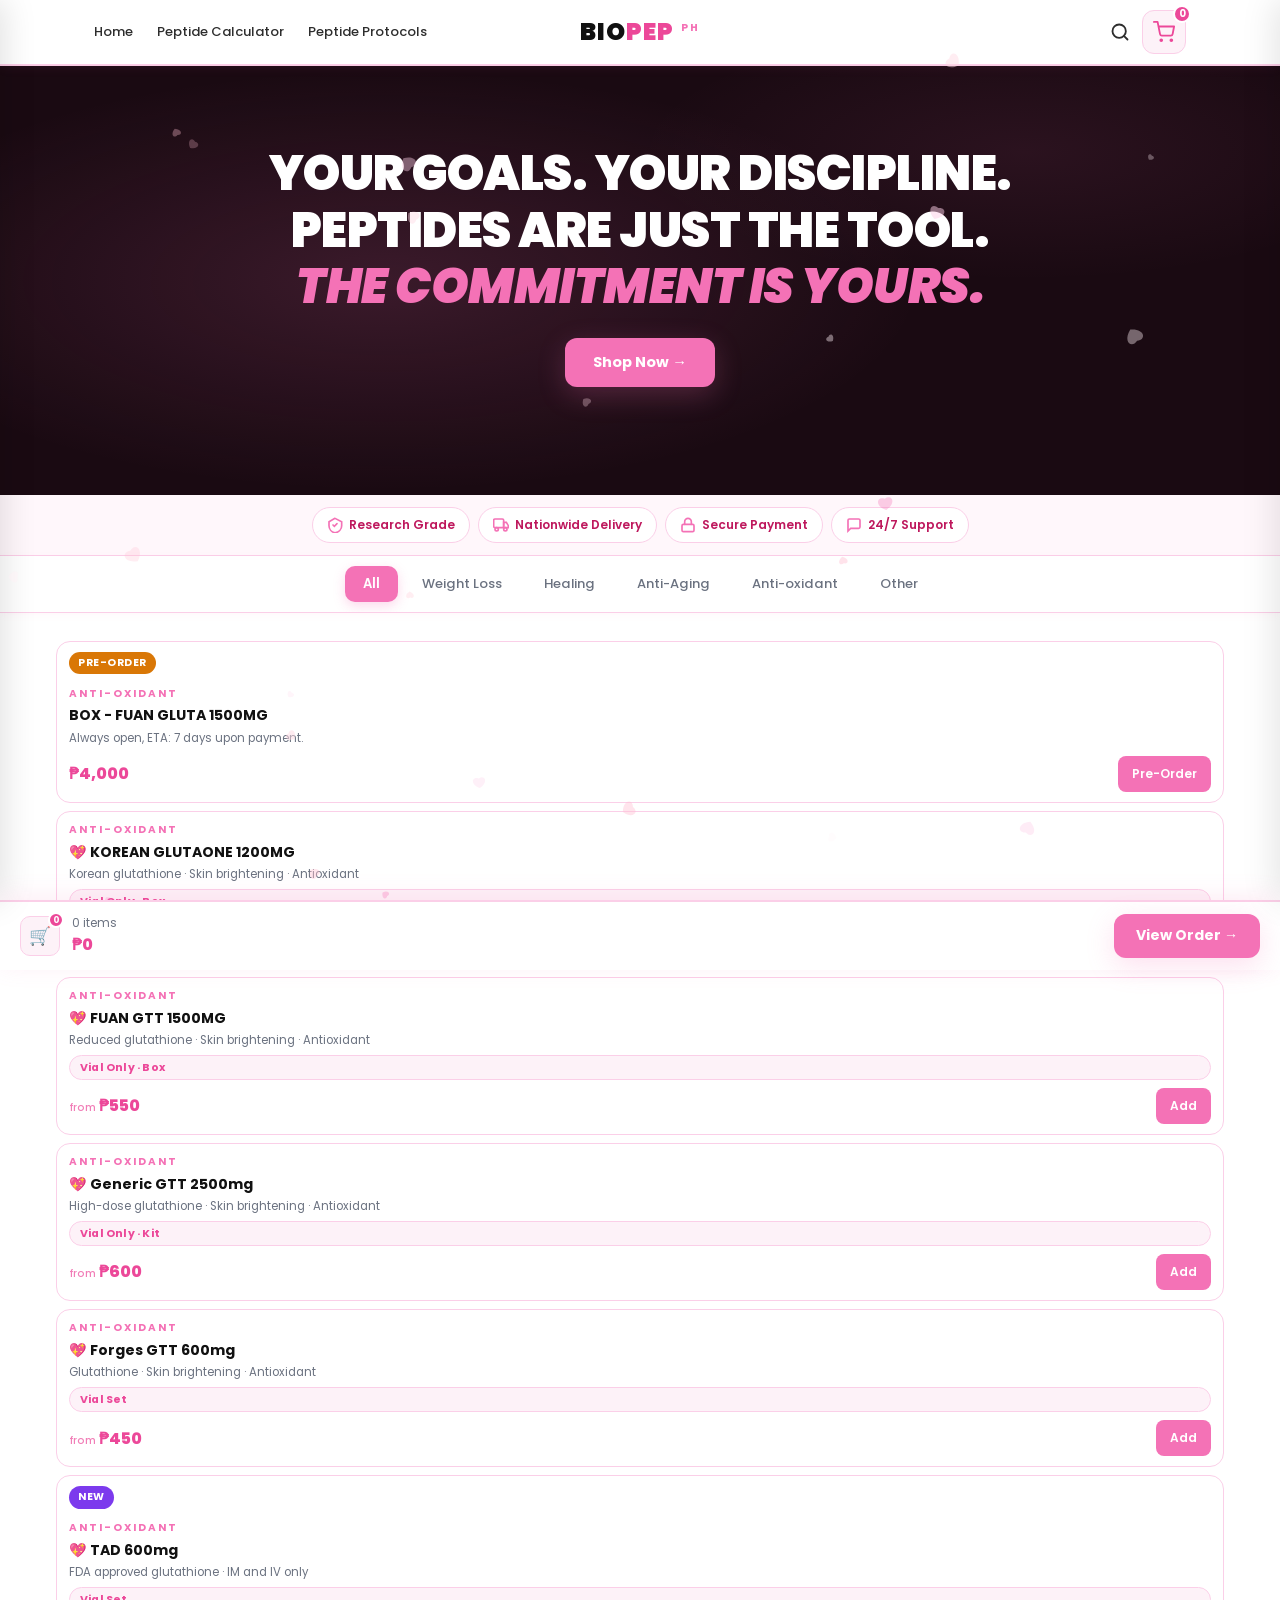
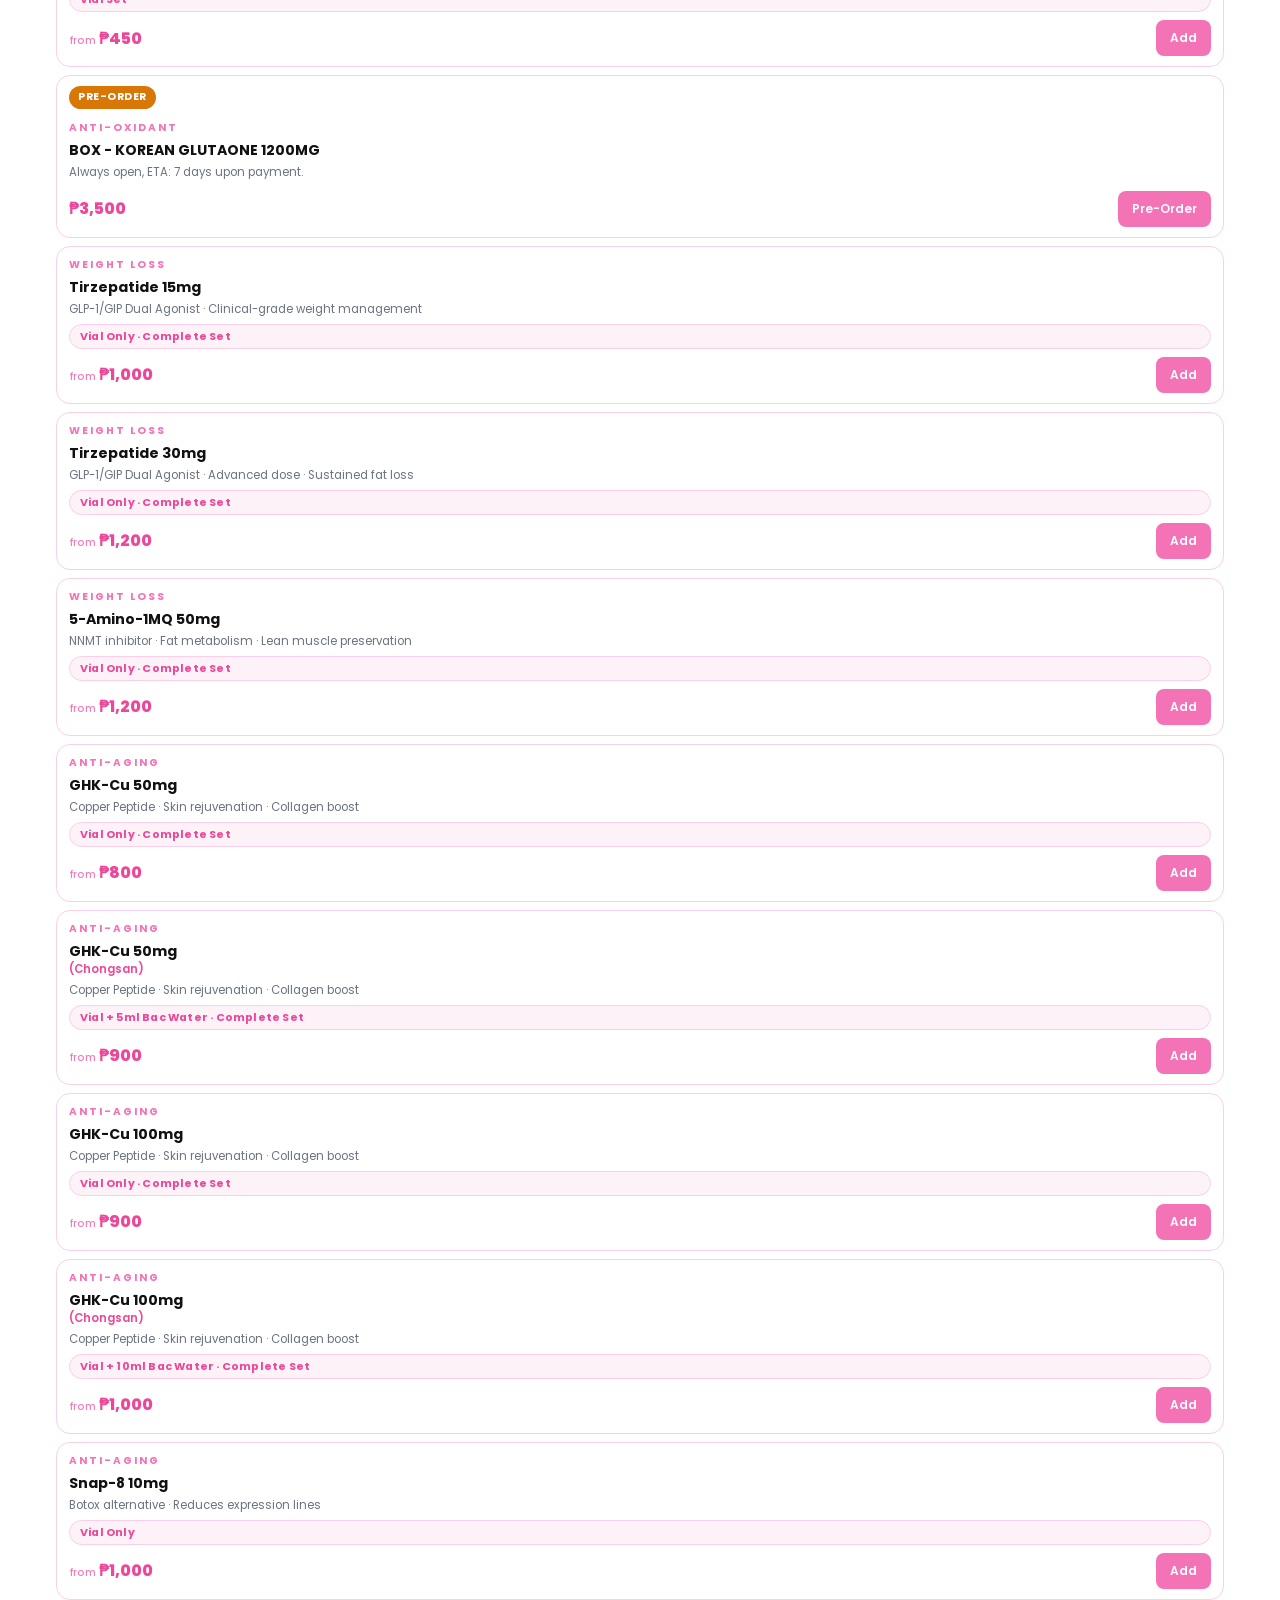
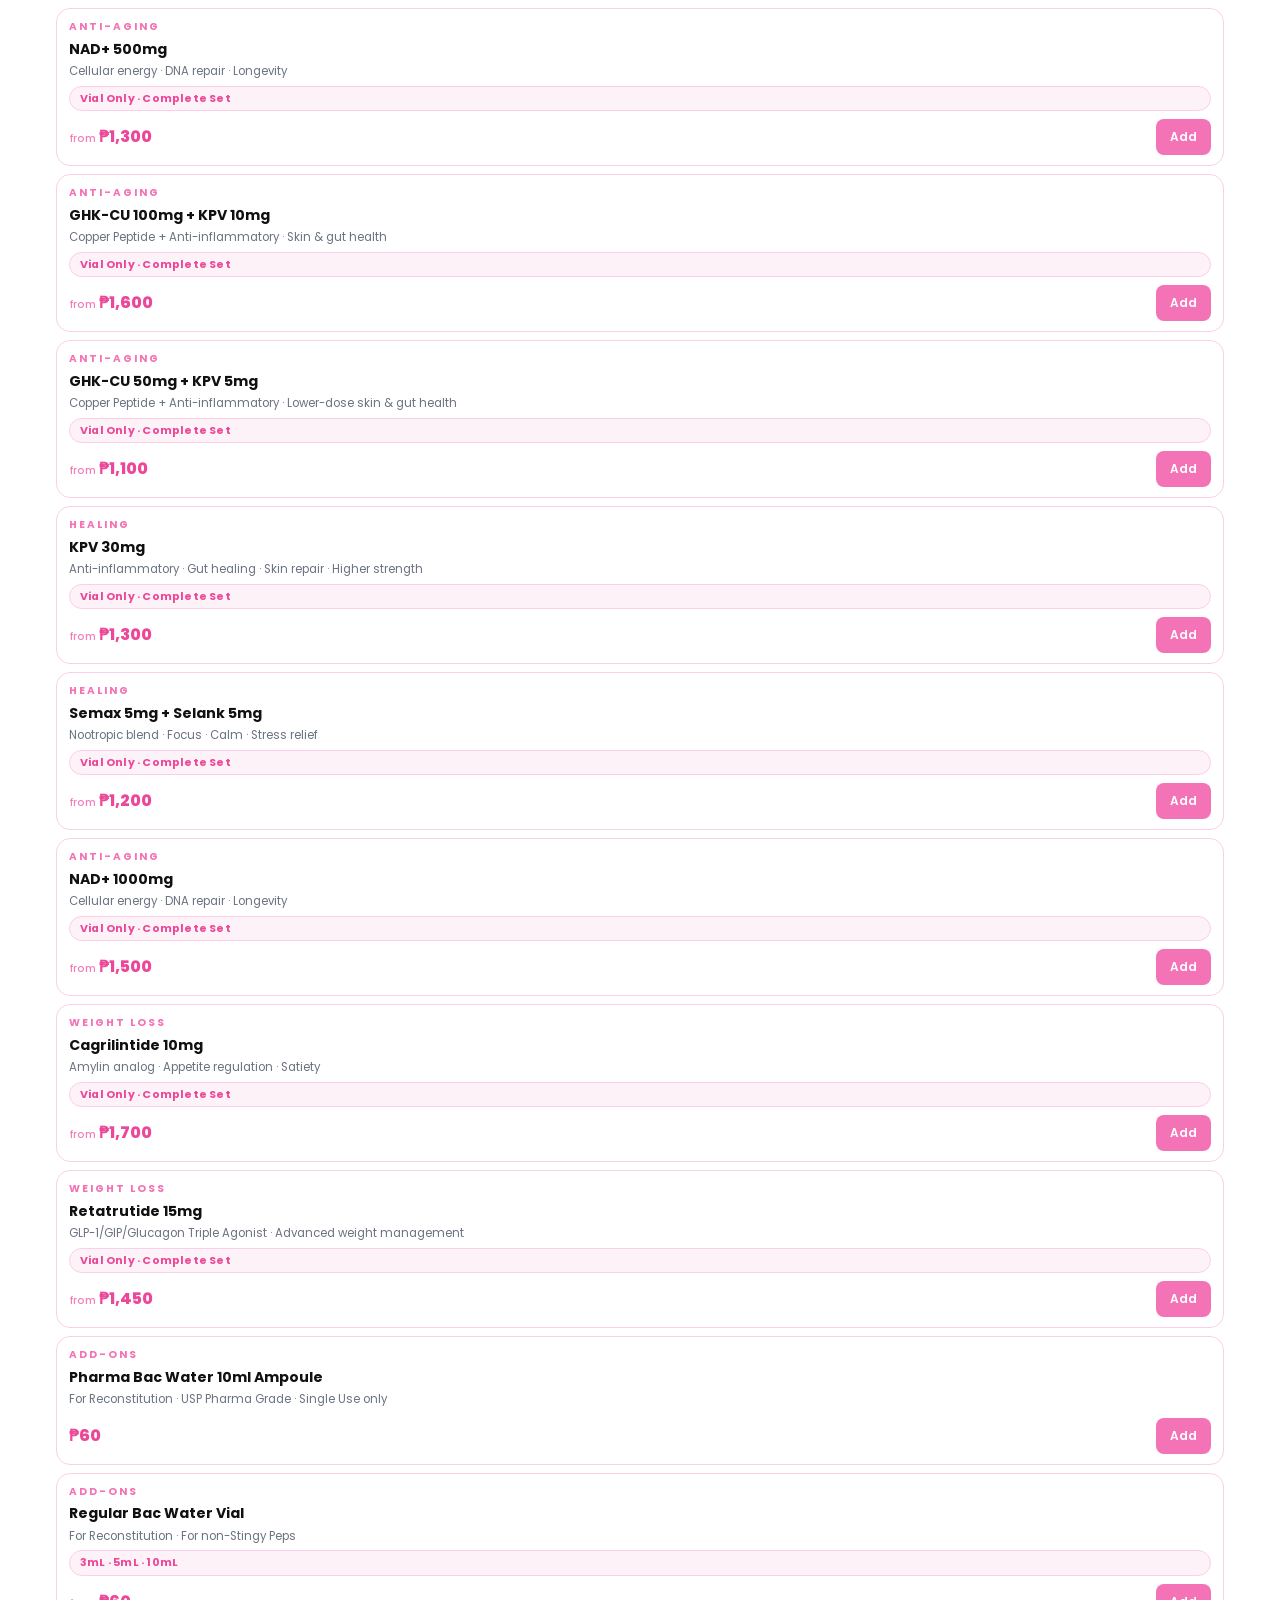
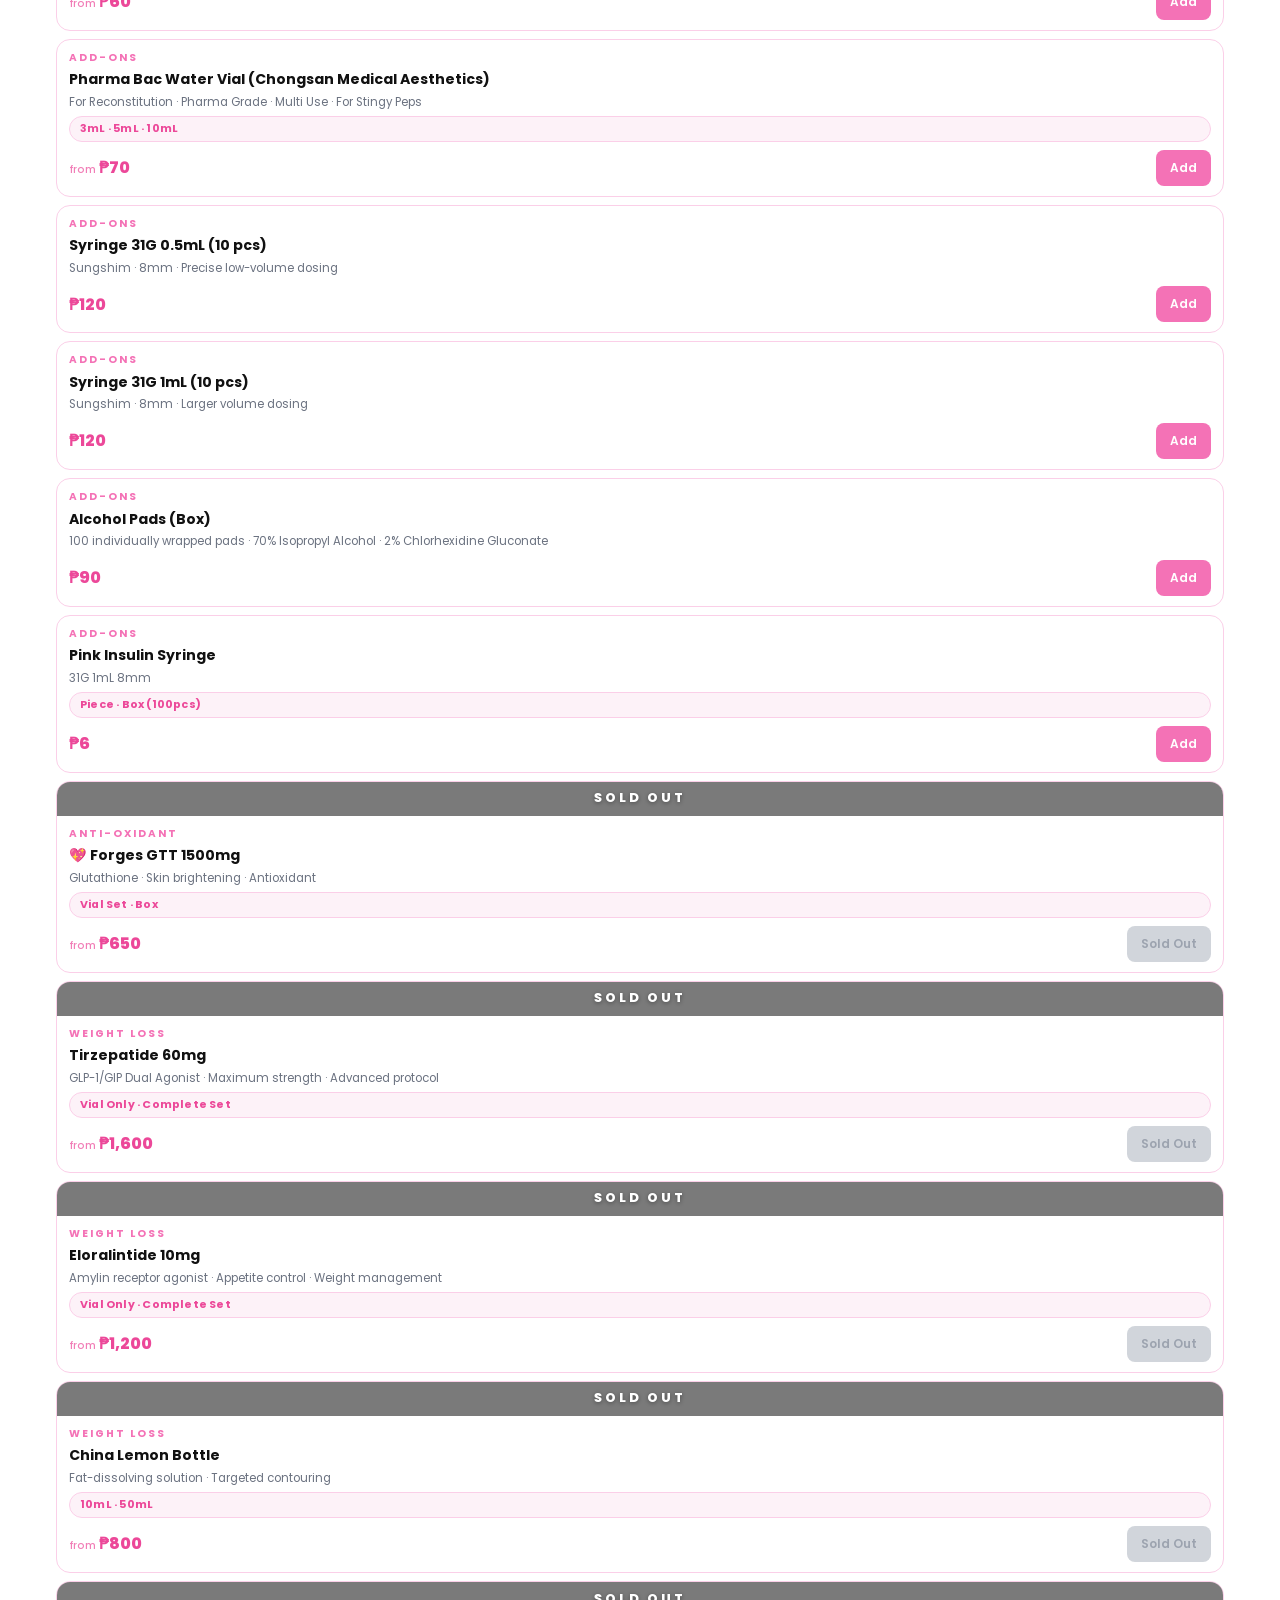
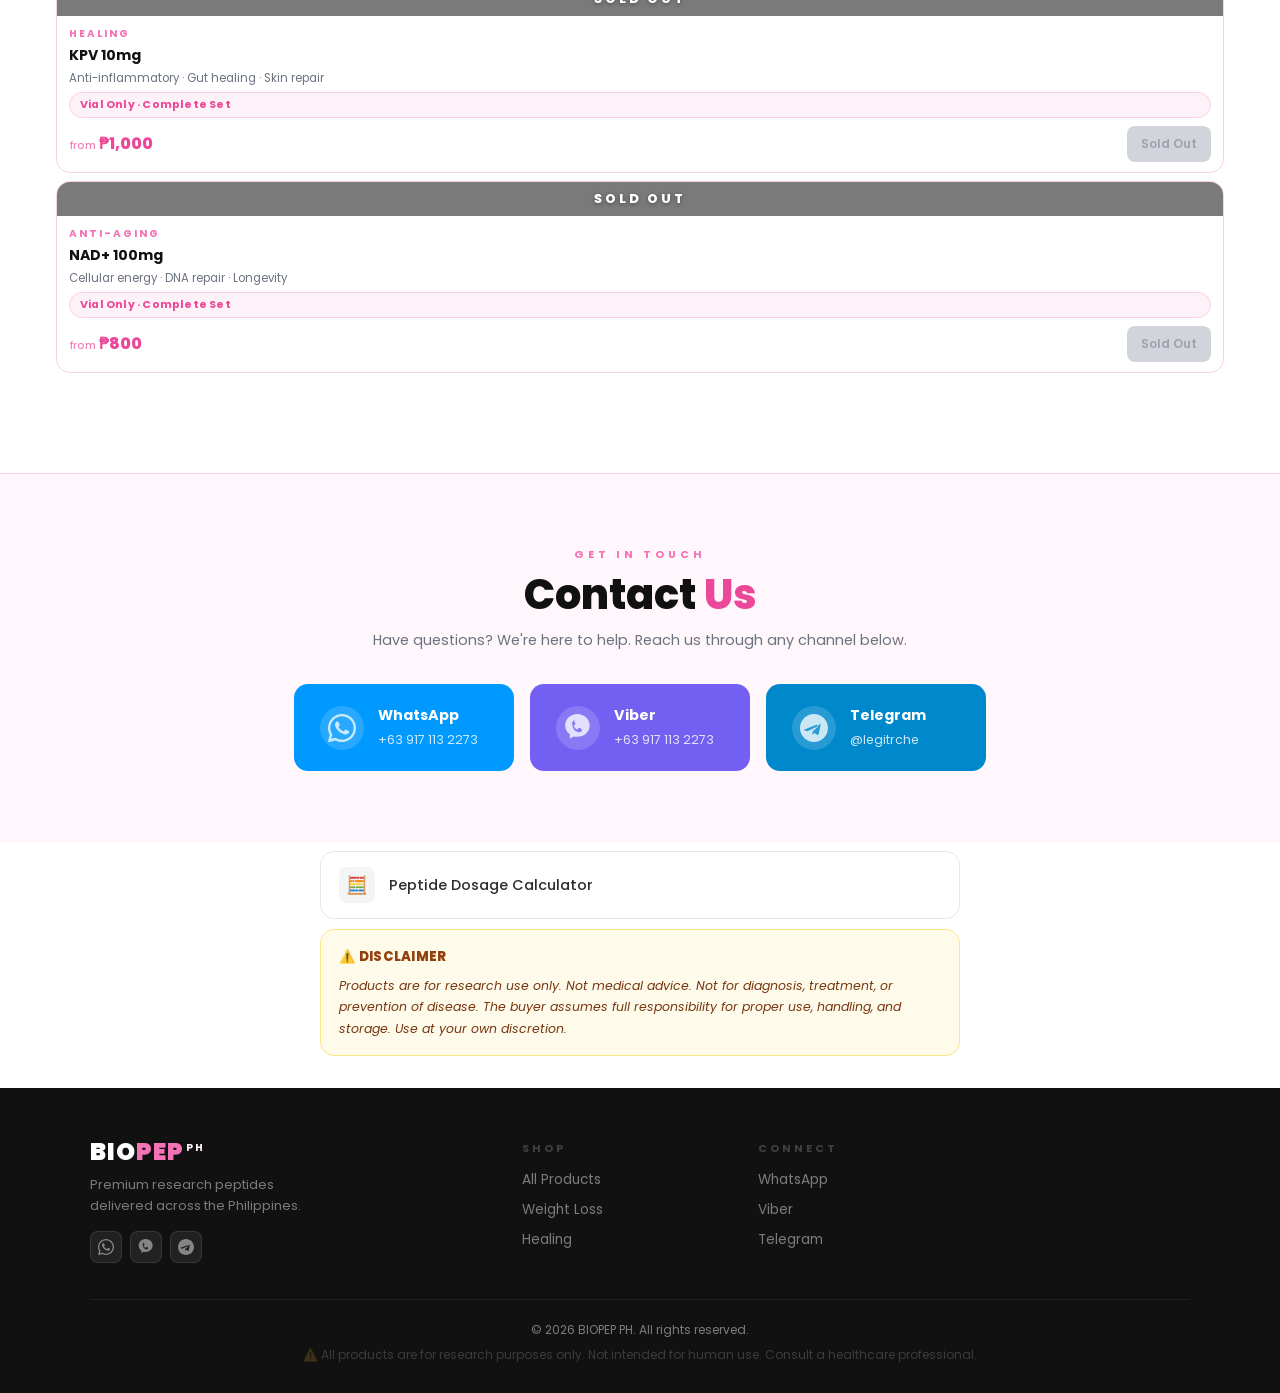
<file: index.html>
<!DOCTYPE html>
<html lang="en">
<head>
  <meta charset="UTF-8">
  <meta name="viewport" content="width=device-width, initial-scale=1.0">
  <meta name="color-scheme" content="light">
  <title>BIOPEP PH | Premium Peptides Philippines</title>
  <meta name="description" content="BIOPEP — Your trusted source for premium research peptides in the Philippines. Semaglutide, BPC-157, Retatrutide, GHK-Cu and more. Fast delivery nationwide.">
  <meta name="keywords" content="peptides philippines, semaglutide philippines, BPC-157 PH, retatrutide PH, buy peptides PH, weight loss peptides philippines">
  <meta name="robots" content="index, follow">
  <meta property="og:url" content="https://biopep.shop/">
  <meta property="og:type" content="website">
  <meta property="og:title" content="BIOPEP PH | Premium Peptides Philippines">
  <meta property="og:description" content="Your trusted source for premium research peptides in the Philippines.">
  <meta property="og:site_name" content="BIOPEP PH">
  <meta property="og:image" content="https://biopep.shop/images/og-biopep.png?v=20260923">
  <meta property="og:image:width" content="1200">
  <meta property="og:image:height" content="630">
  <meta property="og:image:alt" content="BIOPEP PH — premium research peptides, delivered nationwide">
  <meta name="twitter:card" content="summary_large_image">
  <meta name="twitter:title" content="BIOPEP PH | Premium Peptides Philippines">
  <meta name="twitter:description" content="Your trusted source for premium research peptides in the Philippines.">
  <meta name="twitter:image" content="https://biopep.shop/images/og-biopep.png?v=20260923">
  <link rel="icon" type="image/svg+xml" href="images/favicon.svg">
  <link rel="preconnect" href="https://fonts.googleapis.com">
  <link rel="preconnect" href="https://fonts.gstatic.com" crossorigin>
  <link href="https://fonts.googleapis.com/css2?family=Poppins:ital,wght@0,300;0,400;0,500;0,600;0,700;0,800;0,900;1,700&display=swap" rel="stylesheet">
  <link rel="stylesheet" href="style.css?v=20261008">
  <!-- Google tag (gtag.js) -->
  <script async src="https://www.googletagmanager.com/gtag/js?id=G-99KWCP7494"></script>
  <script>
    window.dataLayer = window.dataLayer || [];
    function gtag(){dataLayer.push(arguments);}
    gtag('js', new Date());
    gtag('config', 'G-99KWCP7494');
  </script>
</head>
<body>

<!-- ====== MOBILE NAV ====== -->
<div class="mnav-overlay" id="mnavOverlay"></div>
<nav class="mnav-drawer" id="mnavDrawer" aria-label="Main menu">
  <div class="mnav-head">
    <span class="mnav-logo"><span class="logo-bio">BIO</span><span class="logo-pep">PEP</span><span class="logo-ph">PH</span></span>
    <button class="mnav-close" id="mnavClose" aria-label="Close menu">
      <svg width="18" height="18" viewBox="0 0 24 24" fill="none" stroke="currentColor" stroke-width="2.5" stroke-linecap="round"><line x1="18" y1="6" x2="6" y2="18"/><line x1="6" y1="6" x2="18" y2="18"/></svg>
    </button>
  </div>
  <div class="mnav-search-wrap">
    <svg width="14" height="14" viewBox="0 0 24 24" fill="none" stroke="currentColor" stroke-width="2" stroke-linecap="round"><circle cx="11" cy="11" r="8"/><line x1="21" y1="21" x2="16.65" y2="16.65"/></svg>
    <input type="search" placeholder="Search products..." class="mnav-search-input" id="mnavSearch">
  </div>
  <div class="mnav-body">
    <a class="mnav-link" href="index.html">
      <svg width="15" height="15" viewBox="0 0 24 24" fill="none" stroke="currentColor" stroke-width="2" stroke-linecap="round"><path d="M3 9l9-7 9 7v11a2 2 0 0 1-2 2H5a2 2 0 0 1-2-2z"/><polyline points="9,22 9,12 15,12 15,22"/></svg>
      Home
    </a>
    <a class="mnav-link" href="calculator.html">
      <svg width="15" height="15" viewBox="0 0 24 24" fill="none" stroke="currentColor" stroke-width="2" stroke-linecap="round" stroke-linejoin="round"><rect x="2" y="2" width="20" height="20" rx="3"/><line x1="8" y1="6" x2="16" y2="6"/><line x1="8" y1="10" x2="16" y2="10"/><line x1="8" y1="14" x2="12" y2="14"/></svg>
      Peptide Calculator
    </a>
    <div class="mnav-section">Peptide Protocols</div>
    <a class="mnav-link" href="guidelines.html">
      <svg width="15" height="15" viewBox="0 0 24 24" fill="none" stroke="currentColor" stroke-width="2" stroke-linecap="round" stroke-linejoin="round"><path d="M14 2v6a2 2 0 0 0 .245.96l5.51 10.08A2 2 0 0 1 18 22H6a2 2 0 0 1-1.755-2.96l5.51-10.08A2 2 0 0 0 10 8V2"/><line x1="6.453" y1="15" x2="17.547" y2="15"/></svg>
      Peptide Protocols
    </a>
    <div class="mnav-section">Category</div>
    <button class="mnav-cat" data-cat="all">All Products</button>
    <button class="mnav-cat" data-cat="WeightLoss">Weight Loss</button>
    <button class="mnav-cat" data-cat="Healing">Healing &amp; Recovery</button>
    <button class="mnav-cat" data-cat="AntiAging">Anti-Aging &amp; Skin</button>
    <button class="mnav-cat" data-cat="AntiOxidant">Anti-oxidant (Glutathione)</button>
    <button class="mnav-cat" data-cat="Growth" style="display:none;">Growth &amp; Performance</button>
    <button class="mnav-cat" data-cat="Stacks" style="display:none;">Stack Bundles</button>
    <button class="mnav-cat" data-cat="Other">Add-ons</button>
  </div>
  <div class="mnav-foot">
    <a href="https://wa.me/639171132273" target="_blank" rel="noopener noreferrer" class="mnav-social">
      <svg width="16" height="16" viewBox="0 0 24 24" fill="currentColor"><path d="M17.472 14.382c-.297-.149-1.758-.867-2.03-.967-.273-.099-.471-.148-.67.15-.197.297-.767.966-.94 1.164-.173.199-.347.223-.644.075-.297-.15-1.255-.463-2.39-1.475-.883-.788-1.48-1.761-1.653-2.059-.173-.297-.018-.458.13-.606.134-.133.298-.347.446-.52.149-.174.198-.298.298-.497.099-.198.05-.371-.025-.52-.075-.149-.669-1.612-.916-2.207-.242-.579-.487-.5-.669-.51-.173-.008-.371-.01-.57-.01-.198 0-.52.074-.792.372-.272.297-1.04 1.016-1.04 2.479 0 1.462 1.065 2.875 1.213 3.074.149.198 2.096 3.2 5.077 4.487.709.306 1.262.489 1.694.625.712.227 1.36.195 1.871.118.571-.085 1.758-.719 2.006-1.413.248-.694.248-1.289.173-1.413-.074-.124-.272-.198-.57-.347z"/><path d="M12 0C5.373 0 0 5.373 0 12c0 2.127.558 4.121 1.532 5.847L.057 23.486a.5.5 0 0 0 .612.612l5.701-1.461A11.945 11.945 0 0 0 12 24c6.627 0 12-5.373 12-12S18.627 0 12 0zm0 22a9.953 9.953 0 0 1-5.174-1.453l-.36-.214-3.718.953.984-3.641-.235-.374A9.953 9.953 0 0 1 2 12C2 6.477 6.477 2 12 2s10 4.477 10 10-4.477 10-10 10z"/></svg>
      WhatsApp
    </a>
    <a href="viber://chat?number=%2B639171132273" target="_blank" rel="noopener noreferrer" class="mnav-social">
      <svg width="16" height="16" viewBox="0 0 24 24" fill="currentColor"><path d="M11.4.1C5.5.1 1 4.4 1 9.8c0 3 1.5 5.7 4 7.5v3.8l3.5-1.9c.9.2 1.9.3 2.9.3 5.9 0 10.6-4.3 10.6-9.7C22 4.4 17.3.1 11.4.1zM8.5 6.4l.8.8c.3.3.5.6.5 1 0 .6-.3 1.1-.8 1.3l-.4.2c-.1 0-.2.1-.2.2 0 .1 0 .2.1.3.5 1.4 1.4 2.5 2.8 2.9.1 0 .2.1.3.1.1 0 .2-.1.2-.2l.2-.4c.2-.6.7-.8 1.3-.8.3 0 .6.2.9.5l.8.8c.3.3.4.7.3 1.1-.2.6-.7 1.1-1.3 1.3-.4.1-.8.2-1.2.1-1.6-.2-3.1-1-4.2-2.1C7.7 11.5 7 9.9 7 8.1c0-.4.1-.8.2-1.2.2-.7.7-1.1 1.3-1.3.3-.1.7 0 1 .3z"/></svg>
      Viber
    </a>
    <a href="https://t.me/legitrche" target="_blank" rel="noopener noreferrer" class="mnav-social">
      <svg width="16" height="16" viewBox="0 0 24 24" fill="currentColor"><path d="M12 0C5.4 0 0 5.4 0 12s5.4 12 12 12 12-5.4 12-12S18.6 0 12 0zm5.9 8.2l-2 9.4c-.1.6-.5.8-.9.5l-2.6-1.9-1.2 1.2c-.1.1-.3.2-.6.2l.2-2.7 5.1-4.6c.2-.2 0-.3-.3-.1L6.4 14.8l-2.6-.8c-.6-.2-.6-.6.1-.8l10.2-3.9c.5-.2 1 .1.8.9z"/></svg>
      Telegram
    </a>
  </div>
</nav>

<!-- ====== HEADER ====== -->
<header class="site-header" id="siteHeader">
  <div class="header-inner">
    <button class="mnav-btn" id="mnavOpen" aria-label="Menu">
      <span></span><span></span><span></span>
    </button>
    <nav class="desktop-nav">
      <a href="index.html" class="desktop-nav-link">Home</a>
      <a href="calculator.html" class="desktop-nav-link">Peptide Calculator</a>
      <a href="guidelines.html" class="desktop-nav-link">Peptide Protocols</a>
    </nav>
    <a href="index.html" class="logo">
      <span class="logo-bio">BIO</span><span class="logo-pep">PEP</span>
      <span class="logo-ph">PH</span>
    </a>
    <div class="header-right">
      <button class="header-search-btn" id="searchToggle" aria-label="Search">
        <svg width="20" height="20" viewBox="0 0 24 24" fill="none" stroke="currentColor" stroke-width="2.2" stroke-linecap="round"><circle cx="11" cy="11" r="8"/><line x1="21" y1="21" x2="16.65" y2="16.65"/></svg>
      </button>
      <button class="cart-trigger" id="cartOpen" aria-label="Open cart">
        <svg width="22" height="22" viewBox="0 0 24 24" fill="none" stroke="currentColor" stroke-width="2" stroke-linecap="round" stroke-linejoin="round"><circle cx="9" cy="21" r="1"/><circle cx="20" cy="21" r="1"/><path d="M1 1h4l2.68 13.39a2 2 0 0 0 2 1.61h9.72a2 2 0 0 0 2-1.61L23 6H6"/></svg>
        <span class="cart-count-badge" id="cartBadge">0</span>
      </button>
    </div>
  </div>
</header>

<!-- ====== SEARCH BAR ====== -->
<div class="header-search-bar" id="headerSearchBar">
  <div class="header-search-inner">
    <svg width="16" height="16" viewBox="0 0 24 24" fill="none" stroke="currentColor" stroke-width="2.2" stroke-linecap="round"><circle cx="11" cy="11" r="8"/><line x1="21" y1="21" x2="16.65" y2="16.65"/></svg>
    <input type="search" id="headerSearchInput" placeholder="Search products…" autocomplete="off">
    <button class="header-search-close" id="searchClose" aria-label="Close search">
      <svg width="16" height="16" viewBox="0 0 24 24" fill="none" stroke="currentColor" stroke-width="2.5" stroke-linecap="round"><line x1="18" y1="6" x2="6" y2="18"/><line x1="6" y1="6" x2="18" y2="18"/></svg>
    </button>
  </div>
</div>

<!-- ====== CART OVERLAY ====== -->
<div class="cart-overlay" id="cartOverlay"></div>

<!-- ====== CART DRAWER ====== -->
<aside class="cart-drawer" id="cartDrawer">
  <div class="cart-drawer-head">
    <h5>My Order <span class="cart-count-tag" id="drawerCount">0</span></h5>
    <button class="cart-close-btn" id="cartClose">
      <svg width="18" height="18" viewBox="0 0 24 24" fill="none" stroke="currentColor" stroke-width="2.5" stroke-linecap="round"><line x1="18" y1="6" x2="6" y2="18"/><line x1="6" y1="6" x2="18" y2="18"/></svg>
    </button>
  </div>

  <div class="cart-drawer-body" id="drawerBody">
    <div class="cart-empty" id="cartEmpty">
      <div class="cart-empty-icon">🛒</div>
      <p>Your cart is empty</p>
      <button class="btn-browse" onclick="closeCart()">Browse Products</button>
    </div>
  </div>

  <div class="cart-drawer-foot" id="drawerFoot">
    <div class="cart-summary">
      <div class="summary-row"><span>Items</span><span id="drawerItemCount">0</span></div>
      <div class="summary-row grand"><span>Subtotal</span><strong id="drawerTotal">₱0</strong></div>
    </div>
    <a href="checkout.html" class="btn-checkout" id="btnCheckout">
      Proceed to Checkout →
    </a>
    <button class="btn-clear-cart" onclick="clearCart()">Clear Cart</button>
  </div>
</aside>

<!-- ====== HERO ====== -->
<section class="hero">
  <div class="hero-bg"></div>
  <div class="hero-content">
    <h1>Your Goals. Your Discipline.<br>Peptides Are Just The Tool.<br><em>The Commitment Is Yours.</em></h1>
    <div class="hero-actions" style="justify-content:center;">
      <a href="#products" class="btn-primary">Shop Now →</a>
    </div>
  </div>
</section>

<!-- ====== TRUST BAR ====== -->
<div class="trust-strip">
  <div class="trust-strip-inner">
    <div class="trust-chip">
      <svg width="16" height="16" viewBox="0 0 24 24" fill="none" stroke="currentColor" stroke-width="2.5" stroke-linecap="round"><path d="M12 2L3 7v6c0 5 3.8 9.7 9 10.9C18.2 22.7 22 18 22 13V7L12 2z"/><polyline points="9,12 11,14 15,10"/></svg>
      Research Grade
    </div>
    <div class="trust-chip">
      <svg width="16" height="16" viewBox="0 0 24 24" fill="none" stroke="currentColor" stroke-width="2.5" stroke-linecap="round"><rect x="1" y="3" width="15" height="13" rx="2"/><path d="M16 8h4l3 5v3h-7V8z"/><circle cx="5.5" cy="18.5" r="2.5"/><circle cx="18.5" cy="18.5" r="2.5"/></svg>
      Nationwide Delivery
    </div>
    <div class="trust-chip">
      <svg width="16" height="16" viewBox="0 0 24 24" fill="none" stroke="currentColor" stroke-width="2.5" stroke-linecap="round"><rect x="3" y="11" width="18" height="11" rx="2"/><path d="M7 11V7a5 5 0 0 1 10 0v4"/></svg>
      Secure Payment
    </div>
    <div class="trust-chip">
      <svg width="16" height="16" viewBox="0 0 24 24" fill="none" stroke="currentColor" stroke-width="2.5" stroke-linecap="round"><path d="M21 15a2 2 0 0 1-2 2H7l-4 4V5a2 2 0 0 1 2-2h14a2 2 0 0 1 2 2z"/></svg>
      24/7 Support
    </div>
  </div>
</div>

<!-- ====== STICKY CATEGORY NAV ====== -->
<div class="cat-nav-sticky" id="catNavSticky">
  <div class="cat-scroll">
    <div class="cat-tabs" id="catTabs">
      <button class="cat-tab active" data-cat="all">All</button>
      <button class="cat-tab" data-cat="WeightLoss">Weight Loss</button>
      <button class="cat-tab" data-cat="Healing">Healing</button>
      <button class="cat-tab" data-cat="AntiAging">Anti-Aging</button>
      <button class="cat-tab" data-cat="AntiOxidant">Anti-oxidant</button>
      <button class="cat-tab" data-cat="Growth" style="display:none;">Growth</button>
      <button class="cat-tab" data-cat="Stacks" style="display:none;">Stacks</button>
      <button class="cat-tab" data-cat="Other">Other</button>
    </div>
  </div>
</div>

<!-- ====== PRODUCTS ====== -->
<section class="products-section" id="products">

  <!-- Product Grid -->
  <div class="pgrid" id="productGrid">

    <!-- PRE-ORDERS — data-deadline="YYYY-MM-DD" auto-closes the card after that day (PH time) -->
    <div class="pgrid-item" data-cat="AntiOxidant">
      <div class="pcard" data-id="fuan-glutathione-1500mg-box-preorder">
        <div class="pcard-img" onclick="openModal('fuan-glutathione-1500mg-box-preorder')">
          <span class="pcard-tag preorder">Pre-Order</span>
          <img src="images/fuan1.png" alt="BOX - FUAN GLUTA 1500MG" class="pcard-photo">
        </div>
        <div class="pcard-body">
          <p class="pcard-cat">Anti-oxidant</p>
          <h6 class="pcard-name" onclick="openModal('fuan-glutathione-1500mg-box-preorder')">BOX - FUAN GLUTA 1500MG</h6>
          <p class="pcard-desc">Always open, ETA: 7 days upon payment.</p>
          <div class="pcard-foot">
            <span class="pcard-price">₱4,000</span>
            <button class="btn-add" onclick="openModal('fuan-glutathione-1500mg-box-preorder')">Pre-Order</button>
          </div>
        </div>
      </div>
    </div>

    <div class="pgrid-item" data-cat="AntiOxidant">
      <div class="pcard" data-id="korean-glutaone-1200mg">
        <div class="pcard-img" onclick="openModal('korean-glutaone-1200mg')">
        </div>
        <div class="pcard-body">
          <p class="pcard-cat">Anti-oxidant</p>
          <h6 class="pcard-name" onclick="openModal('korean-glutaone-1200mg')">💖 KOREAN GLUTAONE 1200MG</h6>
          <p class="pcard-desc">Korean glutathione · Skin brightening · Antioxidant</p>
          <p class="pcard-variants">Vial Only · Box</p>
          <div class="pcard-foot">
            <span class="pcard-price"><small style="font-size:.65em;font-weight:500;opacity:.7">from </small>₱450</span>
            <button class="btn-add" onclick="openModal('korean-glutaone-1200mg')">Add</button>
          </div>
        </div>
      </div>
    </div>

    <div class="pgrid-item" data-cat="AntiOxidant">
      <div class="pcard" data-id="fuan-gtt-1500mg">
        <div class="pcard-img" onclick="openModal('fuan-gtt-1500mg')">
        </div>
        <div class="pcard-body">
          <p class="pcard-cat">Anti-oxidant</p>
          <h6 class="pcard-name" onclick="openModal('fuan-gtt-1500mg')">💖 FUAN GTT 1500MG</h6>
          <p class="pcard-desc">Reduced glutathione · Skin brightening · Antioxidant</p>
          <p class="pcard-variants">Vial Only · Box</p>
          <div class="pcard-foot">
            <span class="pcard-price"><small style="font-size:.65em;font-weight:500;opacity:.7">from </small>₱550</span>
            <button class="btn-add" onclick="openModal('fuan-gtt-1500mg')">Add</button>
          </div>
        </div>
      </div>
    </div>

    <div class="pgrid-item" data-cat="AntiOxidant">
      <div class="pcard" data-id="generic-gtt-2500mg">
        <div class="pcard-img" onclick="openModal('generic-gtt-2500mg')">
        </div>
        <div class="pcard-body">
          <p class="pcard-cat">Anti-oxidant</p>
          <h6 class="pcard-name" onclick="openModal('generic-gtt-2500mg')">💖 Generic GTT 2500mg</h6>
          <p class="pcard-desc">High-dose glutathione · Skin brightening · Antioxidant</p>
          <p class="pcard-variants">Vial Only · Kit</p>
          <div class="pcard-foot">
            <span class="pcard-price"><small style="font-size:.65em;font-weight:500;opacity:.7">from </small>₱600</span>
            <button class="btn-add" onclick="openModal('generic-gtt-2500mg')">Add</button>
          </div>
        </div>
      </div>
    </div>

    <div class="pgrid-item" data-cat="AntiOxidant">
      <div class="pcard" data-id="forges-gtt-1500mg">
        <div class="pcard-img" onclick="openModal('forges-gtt-1500mg')">
          <div class="soldout-overlay"><span>Sold Out</span></div>
        </div>
        <div class="pcard-body">
          <p class="pcard-cat">Anti-oxidant</p>
          <h6 class="pcard-name" onclick="openModal('forges-gtt-1500mg')">💖 Forges GTT 1500mg</h6>
          <p class="pcard-desc">Glutathione · Skin brightening · Antioxidant</p>
          <p class="pcard-variants">Vial Set · Box</p>
          <div class="pcard-foot">
            <span class="pcard-price"><small style="font-size:.65em;font-weight:500;opacity:.7">from </small>₱650</span>
            <button class="btn-add sold-out" disabled>Sold Out</button>
          </div>
        </div>
      </div>
    </div>

    <div class="pgrid-item" data-cat="AntiOxidant">
      <div class="pcard" data-id="forges-gtt-600mg">
        <div class="pcard-img" onclick="openModal('forges-gtt-600mg')"></div>
        <div class="pcard-body">
          <p class="pcard-cat">Anti-oxidant</p>
          <h6 class="pcard-name" onclick="openModal('forges-gtt-600mg')">💖 Forges GTT 600mg</h6>
          <p class="pcard-desc">Glutathione · Skin brightening · Antioxidant</p>
          <p class="pcard-variants">Vial Set</p>
          <div class="pcard-foot">
            <span class="pcard-price"><small style="font-size:.65em;font-weight:500;opacity:.7">from </small>₱450</span>
            <button class="btn-add" onclick="openModal('forges-gtt-600mg')">Add</button>
          </div>
        </div>
      </div>
    </div>

    <div class="pgrid-item" data-cat="AntiOxidant">
      <div class="pcard" data-id="tad-600mg">
        <div class="pcard-img" onclick="openModal('tad-600mg')">
          <span class="pcard-tag new">New</span>
        </div>
        <div class="pcard-body">
          <p class="pcard-cat">Anti-oxidant</p>
          <h6 class="pcard-name" onclick="openModal('tad-600mg')">💖 TAD 600mg</h6>
          <p class="pcard-desc">FDA approved glutathione · IM and IV only</p>
          <p class="pcard-variants">Vial Set</p>
          <div class="pcard-foot">
            <span class="pcard-price"><small style="font-size:.65em;font-weight:500;opacity:.7">from </small>₱450</span>
            <button class="btn-add" onclick="openModal('tad-600mg')">Add</button>
          </div>
        </div>
      </div>
    </div>

    <div class="pgrid-item" data-cat="AntiOxidant">
      <div class="pcard" data-id="glutathione-1200mg-box-preorder">
        <div class="pcard-img" onclick="openModal('glutathione-1200mg-box-preorder')">
          <span class="pcard-tag preorder">Pre-Order</span>
          <img src="images/kgttbox.jpg" alt="BOX - KOREAN GLUTAONE 1200MG" class="pcard-photo">
        </div>
        <div class="pcard-body">
          <p class="pcard-cat">Anti-oxidant</p>
          <h6 class="pcard-name" onclick="openModal('glutathione-1200mg-box-preorder')">BOX - KOREAN GLUTAONE 1200MG</h6>
          <p class="pcard-desc">Always open, ETA: 7 days upon payment.</p>
          <div class="pcard-foot">
            <span class="pcard-price">₱3,500</span>
            <button class="btn-add" onclick="openModal('glutathione-1200mg-box-preorder')">Pre-Order</button>
          </div>
        </div>
      </div>
    </div>

    <!-- ANTI-AGING -->
    <!-- WEIGHT LOSS -->
    <div class="pgrid-item" data-cat="WeightLoss">
      <div class="pcard" data-id="tirze-10mg">
        <div class="pcard-img" onclick="openModal('tirze-10mg')">
          <img src="images/tirzepatide15mg.jpg" alt="Tirzepatide 15mg" class="pcard-photo">
        </div>
        <div class="pcard-body">
          <p class="pcard-cat">Weight Loss</p>
          <h6 class="pcard-name" onclick="openModal('tirze-10mg')">Tirzepatide 15mg</h6>
          <p class="pcard-desc">GLP-1/GIP Dual Agonist · Clinical-grade weight management</p>
          <p class="pcard-variants">Vial Only · Complete Set</p>
          <div class="pcard-foot">
            <span class="pcard-price"><small style="font-size:.65em;font-weight:500;opacity:.7">from </small>₱1,000</span>
            <button class="btn-add" onclick="openModal('tirze-10mg')">Add</button>
          </div>
        </div>
      </div>
    </div>

    <div class="pgrid-item" data-cat="WeightLoss">
      <div class="pcard" data-id="tirze-30mg">
        <div class="pcard-img" onclick="openModal('tirze-30mg')">
          <img src="images/tirzepatide30mg.jpg" alt="Tirzepatide 30mg" class="pcard-photo">
        </div>
        <div class="pcard-body">
          <p class="pcard-cat">Weight Loss</p>
          <h6 class="pcard-name" onclick="openModal('tirze-30mg')">Tirzepatide 30mg</h6>
          <p class="pcard-desc">GLP-1/GIP Dual Agonist · Advanced dose · Sustained fat loss</p>
          <p class="pcard-variants">Vial Only · Complete Set</p>
          <div class="pcard-foot">
            <span class="pcard-price"><small style="font-size:.65em;font-weight:500;opacity:.7">from </small>₱1,200</span>
            <button class="btn-add" onclick="openModal('tirze-30mg')">Add</button>
          </div>
        </div>
      </div>
    </div>

    <div class="pgrid-item" data-cat="WeightLoss">
      <div class="pcard" data-id="tirze-60mg">
        <div class="pcard-img" onclick="openModal('tirze-60mg')">
          <div class="soldout-overlay"><span>Sold Out</span></div>
        </div>
        <div class="pcard-body">
          <p class="pcard-cat">Weight Loss</p>
          <h6 class="pcard-name" onclick="openModal('tirze-60mg')">Tirzepatide 60mg</h6>
          <p class="pcard-desc">GLP-1/GIP Dual Agonist · Maximum strength · Advanced protocol</p>
          <p class="pcard-variants">Vial Only · Complete Set</p>
          <div class="pcard-foot">
            <span class="pcard-price"><small style="font-size:.65em;font-weight:500;opacity:.7">from </small>₱1,600</span>
            <button class="btn-add sold-out" disabled>Sold Out</button>
          </div>
        </div>
      </div>
    </div>

    <div class="pgrid-item" data-cat="WeightLoss">
      <div class="pcard" data-id="eloralintide-10mg">
        <div class="pcard-img" onclick="openModal('eloralintide-10mg')">
          <div class="soldout-overlay"><span>Sold Out</span></div>
        </div>
        <div class="pcard-body">
          <p class="pcard-cat">Weight Loss</p>
          <h6 class="pcard-name" onclick="openModal('eloralintide-10mg')">Eloralintide 10mg</h6>
          <p class="pcard-desc">Amylin receptor agonist · Appetite control · Weight management</p>
          <p class="pcard-variants">Vial Only · Complete Set</p>
          <div class="pcard-foot">
            <span class="pcard-price"><small style="font-size:.65em;font-weight:500;opacity:.7">from </small>₱1,200</span>
            <button class="btn-add sold-out" disabled>Sold Out</button>
          </div>
        </div>
      </div>
    </div>

    <div class="pgrid-item" data-cat="WeightLoss">
      <div class="pcard" data-id="5-amino-1mq-50mg">
        <div class="pcard-img" onclick="openModal('5-amino-1mq-50mg')">
          <img src="images/5amino.jpg" alt="5-Amino-1MQ 50mg" class="pcard-photo">
        </div>
        <div class="pcard-body">
          <p class="pcard-cat">Weight Loss</p>
          <h6 class="pcard-name" onclick="openModal('5-amino-1mq-50mg')">5-Amino-1MQ 50mg</h6>
          <p class="pcard-desc">NNMT inhibitor · Fat metabolism · Lean muscle preservation</p>
          <p class="pcard-variants">Vial Only · Complete Set</p>
          <div class="pcard-foot">
            <span class="pcard-price"><small style="font-size:.65em;font-weight:500;opacity:.7">from </small>₱1,200</span>
            <button class="btn-add" onclick="openModal('5-amino-1mq-50mg')">Add</button>
          </div>
        </div>
      </div>
    </div>

    <div class="pgrid-item" data-cat="WeightLoss">
      <div class="pcard" data-id="china-lemon-bottle">
        <div class="pcard-img" onclick="openModal('china-lemon-bottle')">
          <div class="soldout-overlay"><span>Sold Out</span></div>
        </div>
        <div class="pcard-body">
          <p class="pcard-cat">Weight Loss</p>
          <h6 class="pcard-name" onclick="openModal('china-lemon-bottle')">China Lemon Bottle</h6>
          <p class="pcard-desc">Fat-dissolving solution · Targeted contouring</p>
          <p class="pcard-variants">10mL · 50mL</p>
          <div class="pcard-foot">
            <span class="pcard-price"><small style="font-size:.65em;font-weight:500;opacity:.7">from </small>₱800</span>
            <button class="btn-add sold-out" disabled>Sold Out</button>
          </div>
        </div>
      </div>
    </div>

    <div class="pgrid-item" data-cat="AntiAging">
      <div class="pcard" data-id="ghkcu-50mg">
        <div class="pcard-img" onclick="openModal('ghkcu-50mg')">
          <img src="images/ghkcu50mg.jpg" alt="GHK-Cu 50mg" class="pcard-photo">
        </div>
        <div class="pcard-body">
          <p class="pcard-cat">Anti-Aging</p>
          <h6 class="pcard-name" onclick="openModal('ghkcu-50mg')">GHK-Cu 50mg</h6>
          <p class="pcard-desc">Copper Peptide · Skin rejuvenation · Collagen boost</p>
          <p class="pcard-variants">Vial Only · Complete Set</p>
          <div class="pcard-foot">
            <span class="pcard-price"><small style="font-size:.65em;font-weight:500;opacity:.7">from </small>₱800</span>
            <button class="btn-add" onclick="openModal('ghkcu-50mg')">Add</button>
          </div>
        </div>
      </div>
    </div>

    <div class="pgrid-item" data-cat="AntiAging">
      <div class="pcard" data-id="ghkcu-50mg-chongsan">
        <div class="pcard-img" onclick="openModal('ghkcu-50mg-chongsan')">
          <img src="images/ghkcu50mg.jpg" alt="GHK-Cu 50mg (Chongsan)" class="pcard-photo">
        </div>
        <div class="pcard-body">
          <p class="pcard-cat">Anti-Aging</p>
          <h6 class="pcard-name" onclick="openModal('ghkcu-50mg-chongsan')">GHK-Cu 50mg</h6>
          <p class="pcard-brand">(Chongsan)</p>
          <p class="pcard-desc">Copper Peptide · Skin rejuvenation · Collagen boost</p>
          <p class="pcard-variants">Vial + 5ml Bac Water · Complete Set</p>
          <div class="pcard-foot">
            <span class="pcard-price"><small style="font-size:.65em;font-weight:500;opacity:.7">from </small>₱900</span>
            <button class="btn-add" onclick="openModal('ghkcu-50mg-chongsan')">Add</button>
          </div>
        </div>
      </div>
    </div>

    <div class="pgrid-item" data-cat="AntiAging">
      <div class="pcard" data-id="ghkcu-100mg">
        <div class="pcard-img" onclick="openModal('ghkcu-100mg')">
          <img src="images/ghkcu50mg.jpg" alt="GHK-Cu 100mg" class="pcard-photo">
        </div>
        <div class="pcard-body">
          <p class="pcard-cat">Anti-Aging</p>
          <h6 class="pcard-name" onclick="openModal('ghkcu-100mg')">GHK-Cu 100mg</h6>
          <p class="pcard-desc">Copper Peptide · Skin rejuvenation · Collagen boost</p>
          <p class="pcard-variants">Vial Only · Complete Set</p>
          <div class="pcard-foot">
            <span class="pcard-price"><small style="font-size:.65em;font-weight:500;opacity:.7">from </small>₱900</span>
            <button class="btn-add" onclick="openModal('ghkcu-100mg')">Add</button>
          </div>
        </div>
      </div>
    </div>

    <div class="pgrid-item" data-cat="AntiAging">
      <div class="pcard" data-id="ghkcu-100mg-chongsan">
        <div class="pcard-img" onclick="openModal('ghkcu-100mg-chongsan')">
          <img src="images/ghkcu50mg.jpg" alt="GHK-Cu 100mg (Chongsan)" class="pcard-photo">
        </div>
        <div class="pcard-body">
          <p class="pcard-cat">Anti-Aging</p>
          <h6 class="pcard-name" onclick="openModal('ghkcu-100mg-chongsan')">GHK-Cu 100mg</h6>
          <p class="pcard-brand">(Chongsan)</p>
          <p class="pcard-desc">Copper Peptide · Skin rejuvenation · Collagen boost</p>
          <p class="pcard-variants">Vial + 10ml Bac Water · Complete Set</p>
          <div class="pcard-foot">
            <span class="pcard-price"><small style="font-size:.65em;font-weight:500;opacity:.7">from </small>₱1,000</span>
            <button class="btn-add" onclick="openModal('ghkcu-100mg-chongsan')">Add</button>
          </div>
        </div>
      </div>
    </div>

    <!-- HEALING -->
    <div class="pgrid-item" data-cat="AntiAging">
      <div class="pcard" data-id="snap8-10mg">
        <div class="pcard-img" onclick="openModal('snap8-10mg')">
          <img src="images/snap810mg.jpg" alt="Snap-8 10mg" class="pcard-photo">
        </div>
        <div class="pcard-body">
          <p class="pcard-cat">Anti-Aging</p>
          <h6 class="pcard-name" onclick="openModal('snap8-10mg')">Snap-8 10mg</h6>
          <p class="pcard-desc">Botox alternative · Reduces expression lines</p>
          <p class="pcard-variants">Vial Only</p>
          <div class="pcard-foot">
            <span class="pcard-price"><small style="font-size:.65em;font-weight:500;opacity:.7">from </small>₱1,000</span>
            <button class="btn-add" onclick="openModal('snap8-10mg')">Add</button>
          </div>
        </div>
      </div>
    </div>

    <div class="pgrid-item" data-cat="AntiAging">
      <div class="pcard" data-id="nad-500mg">
        <div class="pcard-img" onclick="openModal('nad-500mg')">
          <img src="images/nad+500mg.jpg" alt="NAD+ 500mg" class="pcard-photo">
        </div>
        <div class="pcard-body">
          <p class="pcard-cat">Anti-Aging</p>
          <h6 class="pcard-name" onclick="openModal('nad-500mg')">NAD+ 500mg</h6>
          <p class="pcard-desc">Cellular energy · DNA repair · Longevity</p>
          <p class="pcard-variants">Vial Only · Complete Set</p>
          <div class="pcard-foot">
            <span class="pcard-price"><small style="font-size:.65em;font-weight:500;opacity:.7">from </small>₱1,300</span>
            <button class="btn-add" onclick="openModal('nad-500mg')">Add</button>
          </div>
        </div>
      </div>
    </div>

    <div class="pgrid-item" data-cat="AntiAging">
      <div class="pcard" data-id="cuv-110mg">
        <div class="pcard-img" onclick="openModal('cuv-110mg')">
          <img src="images/cuv110mg.jpg" alt="GHK-CU 100mg + KPV 10mg" class="pcard-photo">
        </div>
        <div class="pcard-body">
          <p class="pcard-cat">Anti-Aging</p>
          <h6 class="pcard-name" onclick="openModal('cuv-110mg')">GHK-CU 100mg + KPV 10mg</h6>
          <p class="pcard-desc">Copper Peptide + Anti-inflammatory · Skin & gut health</p>
          <p class="pcard-variants">Vial Only · Complete Set</p>
          <div class="pcard-foot">
            <span class="pcard-price"><small style="font-size:.65em;font-weight:500;opacity:.7">from </small>₱1,600</span>
            <button class="btn-add" onclick="openModal('cuv-110mg')">Add</button>
          </div>
        </div>
      </div>
    </div>

    <div class="pgrid-item" data-cat="AntiAging">
      <div class="pcard" data-id="cuv-55mg">
        <div class="pcard-img" onclick="openModal('cuv-55mg')">
          <img src="images/cuv55mg.jpg" alt="GHK-CU 50mg + KPV 5mg" class="pcard-photo">
        </div>
        <div class="pcard-body">
          <p class="pcard-cat">Anti-Aging</p>
          <h6 class="pcard-name" onclick="openModal('cuv-55mg')">GHK-CU 50mg + KPV 5mg</h6>
          <p class="pcard-desc">Copper Peptide + Anti-inflammatory · Lower-dose skin & gut health</p>
          <p class="pcard-variants">Vial Only · Complete Set</p>
          <div class="pcard-foot">
            <span class="pcard-price"><small style="font-size:.65em;font-weight:500;opacity:.7">from </small>₱1,100</span>
            <button class="btn-add" onclick="openModal('cuv-55mg')">Add</button>
          </div>
        </div>
      </div>
    </div>

    <div class="pgrid-item" data-cat="Healing">
      <div class="pcard" data-id="kpv-10mg">
        <div class="pcard-img" onclick="openModal('kpv-10mg')">
          <img src="images/kpv10mg.jpg" alt="KPV 10mg" class="pcard-photo">
          <div class="soldout-overlay"><span>Sold Out</span></div>
        </div>
        <div class="pcard-body">
          <p class="pcard-cat">Healing</p>
          <h6 class="pcard-name" onclick="openModal('kpv-10mg')">KPV 10mg</h6>
          <p class="pcard-desc">Anti-inflammatory · Gut healing · Skin repair</p>
          <p class="pcard-variants">Vial Only · Complete Set</p>
          <div class="pcard-foot">
            <span class="pcard-price"><small style="font-size:.65em;font-weight:500;opacity:.7">from </small>₱1,000</span>
            <button class="btn-add sold-out" disabled>Sold Out</button>
          </div>
        </div>
      </div>
    </div>

    <div class="pgrid-item" data-cat="Healing">
      <div class="pcard" data-id="kpv-30mg">
        <div class="pcard-img" onclick="openModal('kpv-30mg')">
        </div>
        <div class="pcard-body">
          <p class="pcard-cat">Healing</p>
          <h6 class="pcard-name" onclick="openModal('kpv-30mg')">KPV 30mg</h6>
          <p class="pcard-desc">Anti-inflammatory · Gut healing · Skin repair · Higher strength</p>
          <p class="pcard-variants">Vial Only · Complete Set</p>
          <div class="pcard-foot">
            <span class="pcard-price"><small style="font-size:.65em;font-weight:500;opacity:.7">from </small>₱1,300</span>
            <button class="btn-add" onclick="openModal('kpv-30mg')">Add</button>
          </div>
        </div>
      </div>
    </div>

    <div class="pgrid-item" data-cat="Healing">
      <div class="pcard" data-id="semax-selank-5mg">
        <div class="pcard-img" onclick="openModal('semax-selank-5mg')">
        </div>
        <div class="pcard-body">
          <p class="pcard-cat">Healing</p>
          <h6 class="pcard-name" onclick="openModal('semax-selank-5mg')">Semax 5mg + Selank 5mg</h6>
          <p class="pcard-desc">Nootropic blend · Focus · Calm · Stress relief</p>
          <p class="pcard-variants">Vial Only · Complete Set</p>
          <div class="pcard-foot">
            <span class="pcard-price"><small style="font-size:.65em;font-weight:500;opacity:.7">from </small>₱1,200</span>
            <button class="btn-add" onclick="openModal('semax-selank-5mg')">Add</button>
          </div>
        </div>
      </div>
    </div>

    <div class="pgrid-item" data-cat="AntiAging">
      <div class="pcard" data-id="nad-100mg">
        <div class="pcard-img" onclick="openModal('nad-100mg')">
          <img src="images/nad+100mg.jpg" alt="NAD+ 100mg" class="pcard-photo">
          <div class="soldout-overlay"><span>Sold Out</span></div>
        </div>
        <div class="pcard-body">
          <p class="pcard-cat">Anti-Aging</p>
          <h6 class="pcard-name" onclick="openModal('nad-100mg')">NAD+ 100mg</h6>
          <p class="pcard-desc">Cellular energy · DNA repair · Longevity</p>
          <p class="pcard-variants">Vial Only · Complete Set</p>
          <div class="pcard-foot">
            <span class="pcard-price"><small style="font-size:.65em;font-weight:500;opacity:.7">from </small>₱800</span>
            <button class="btn-add sold-out" disabled>Sold Out</button>
          </div>
        </div>
      </div>
    </div>

    <div class="pgrid-item" data-cat="AntiAging">
      <div class="pcard" data-id="nad-1000mg">
        <div class="pcard-img" onclick="openModal('nad-1000mg')">
          <img src="images/nad+1000mg.jpg" alt="NAD+ 1000mg" class="pcard-photo">
        </div>
        <div class="pcard-body">
          <p class="pcard-cat">Anti-Aging</p>
          <h6 class="pcard-name" onclick="openModal('nad-1000mg')">NAD+ 1000mg</h6>
          <p class="pcard-desc">Cellular energy · DNA repair · Longevity</p>
          <p class="pcard-variants">Vial Only · Complete Set</p>
          <div class="pcard-foot">
            <span class="pcard-price"><small style="font-size:.65em;font-weight:500;opacity:.7">from </small>₱1,500</span>
            <button class="btn-add" onclick="openModal('nad-1000mg')">Add</button>
          </div>
        </div>
      </div>
    </div>

    <div class="pgrid-item" data-cat="WeightLoss">
      <div class="pcard" data-id="cagri-10mg-soon">
        <div class="pcard-img" onclick="openModal('cagri-10mg-soon')">
          <img src="images/cagrilintide10mg.jpg" alt="Cagrilintide 10mg" class="pcard-photo">
        </div>
        <div class="pcard-body">
          <p class="pcard-cat">Weight Loss</p>
          <h6 class="pcard-name" onclick="openModal('cagri-10mg-soon')">Cagrilintide 10mg</h6>
          <p class="pcard-desc">Amylin analog · Appetite regulation · Satiety</p>
          <p class="pcard-variants">Vial Only · Complete Set</p>
          <div class="pcard-foot">
            <span class="pcard-price"><small style="font-size:.65em;font-weight:500;opacity:.7">from </small>₱1,700</span>
            <button class="btn-add" onclick="openModal('cagri-10mg-soon')">Add</button>
          </div>
        </div>
      </div>
    </div>

    <!-- OTHER / ADD-ONS -->
    <div class="pgrid-item" data-cat="WeightLoss">
      <div class="pcard" data-id="retro-10mg">
        <div class="pcard-img" onclick="openModal('retro-10mg')">
          <img src="images/retrutide15mg.jpg" alt="Retatrutide 15mg" class="pcard-photo">
        </div>
        <div class="pcard-body">
          <p class="pcard-cat">Weight Loss</p>
          <h6 class="pcard-name" onclick="openModal('retro-10mg')">Retatrutide 15mg</h6>
          <p class="pcard-desc">GLP-1/GIP/Glucagon Triple Agonist · Advanced weight management</p>
          <p class="pcard-variants">Vial Only · Complete Set</p>
          <div class="pcard-foot">
            <span class="pcard-price"><small style="font-size:.65em;font-weight:500;opacity:.7">from </small>₱1,450</span>
            <button class="btn-add" onclick="openModal('retro-10mg')">Add</button>
          </div>
        </div>
      </div>
    </div>

    <div class="pgrid-item" data-cat="Other" style="display:none">
      <div class="pcard" data-id="normal-saline-20ml">
        <div class="pcard-img" onclick="openModal('normal-saline-20ml')">
          <img src="images/Korean Pharma - Normal Saline.jpg" alt="Korean Pharma Normal Saline 0.9% 20mL" class="pcard-photo">
        </div>
        <div class="pcard-body">
          <p class="pcard-cat">Add-ons</p>
          <h6 class="pcard-name" onclick="openModal('normal-saline-20ml')">Korean Pharma Normal Saline 0.9% 20mL</h6>
          <p class="pcard-desc">0.9% NaCl · Sterile · Peptide reconstitution</p>
          <div class="pcard-foot">
            <span class="pcard-price">₱150</span>
            <button class="btn-add" onclick="openModal('normal-saline-20ml')">Add</button>
          </div>
        </div>
      </div>
    </div>

    <div class="pgrid-item" data-cat="Other">
      <div class="pcard" data-id="pharma-bac-10ml">
        <div class="pcard-img" onclick="openModal('pharma-bac-10ml')">
          <img src="images/PharmaBac10ml.jpg" alt="Pharma Bac Water 10ml Ampoule" class="pcard-photo" style="object-fit:contain;padding:10px;">
        </div>
        <div class="pcard-body">
          <p class="pcard-cat">Add-ons</p>
          <h6 class="pcard-name" onclick="openModal('pharma-bac-10ml')">Pharma Bac Water 10ml Ampoule</h6>
          <p class="pcard-desc">For Reconstitution · USP Pharma Grade · Single Use only</p>
          <div class="pcard-foot">
            <span class="pcard-price">₱60</span>
            <button class="btn-add" onclick="openModal('pharma-bac-10ml')">Add</button>
          </div>
        </div>
      </div>
    </div>

    <div class="pgrid-item" data-cat="Other">
      <div class="pcard" data-id="bac-water-options">
        <div class="pcard-img" onclick="openModal('bac-water-options')">
        </div>
        <div class="pcard-body">
          <p class="pcard-cat">Add-ons</p>
          <h6 class="pcard-name" onclick="openModal('bac-water-options')">Regular Bac Water Vial</h6>
          <p class="pcard-desc">For Reconstitution · For non-Stingy Peps</p>
          <p class="pcard-variants">3mL · 5mL · 10mL</p>
          <div class="pcard-foot">
            <span class="pcard-price"><small style="font-size:.65em;font-weight:500;opacity:.7">from </small>₱60</span>
            <button class="btn-add" onclick="openModal('bac-water-options')">Add</button>
          </div>
        </div>
      </div>
    </div>

    <div class="pgrid-item" data-cat="Other">
      <div class="pcard" data-id="pharma-bac-vial-chongsan">
        <div class="pcard-img" onclick="openModal('pharma-bac-vial-chongsan')">
        </div>
        <div class="pcard-body">
          <p class="pcard-cat">Add-ons</p>
          <h6 class="pcard-name" onclick="openModal('pharma-bac-vial-chongsan')">Pharma Bac Water Vial (Chongsan Medical Aesthetics)</h6>
          <p class="pcard-desc">For Reconstitution · Pharma Grade · Multi Use · For Stingy Peps</p>
          <p class="pcard-variants">3mL · 5mL · 10mL</p>
          <div class="pcard-foot">
            <span class="pcard-price"><small style="font-size:.65em;font-weight:500;opacity:.7">from </small>₱70</span>
            <button class="btn-add" onclick="openModal('pharma-bac-vial-chongsan')">Add</button>
          </div>
        </div>
      </div>
    </div>

    <div class="pgrid-item" data-cat="Other">
      <div class="pcard" data-id="syringe-05ml">
        <div class="pcard-img" style="background:#fff;" onclick="openModal('syringe-05ml')">
          <img src="images/Syringe31G0.5mL.jpg" alt="Syringe 31G 0.5mL" class="pcard-photo" style="object-fit:contain;padding:10px;">
        </div>
        <div class="pcard-body">
          <p class="pcard-cat">Add-ons</p>
          <h6 class="pcard-name" onclick="openModal('syringe-05ml')">Syringe 31G 0.5mL (10 pcs)</h6>
          <p class="pcard-desc">Sungshim · 8mm · Precise low-volume dosing</p>
          <div class="pcard-foot">
            <span class="pcard-price">₱120</span>
            <button class="btn-add" onclick="openModal('syringe-05ml')">Add</button>
          </div>
        </div>
      </div>
    </div>

    <div class="pgrid-item" data-cat="Other">
      <div class="pcard" data-id="syringe-1ml">
        <div class="pcard-img" style="background:#fff;" onclick="openModal('syringe-1ml')">
          <img src="images/Syringe31G1mL.jpg" alt="Syringe 31G 1mL" class="pcard-photo" style="object-fit:contain;padding:10px;">
        </div>
        <div class="pcard-body">
          <p class="pcard-cat">Add-ons</p>
          <h6 class="pcard-name" onclick="openModal('syringe-1ml')">Syringe 31G 1mL (10 pcs)</h6>
          <p class="pcard-desc">Sungshim · 8mm · Larger volume dosing</p>
          <div class="pcard-foot">
            <span class="pcard-price">₱120</span>
            <button class="btn-add" onclick="openModal('syringe-1ml')">Add</button>
          </div>
        </div>
      </div>
    </div>

    <div class="pgrid-item" data-cat="Other">
      <div class="pcard" data-id="alcohol-swab">
        <div class="pcard-img" onclick="openModal('alcohol-swab')">
        </div>
        <div class="pcard-body">
          <p class="pcard-cat">Add-ons</p>
          <h6 class="pcard-name" onclick="openModal('alcohol-swab')">Alcohol Pads (Box)</h6>
          <p class="pcard-desc">100 individually wrapped pads · 70% Isopropyl Alcohol · 2% Chlorhexidine Gluconate</p>
          <div class="pcard-foot">
            <span class="pcard-price">₱90</span>
            <button class="btn-add" onclick="openModal('alcohol-swab')">Add</button>
          </div>
        </div>
      </div>
    </div>

    <div class="pgrid-item" data-cat="Other">
      <div class="pcard" data-id="pink-syringe-preorder">
        <div class="pcard-img" onclick="openModal('pink-syringe-preorder')">
          <img src="images/Pink Insulin Syringe (10pcs).jpg" alt="Pink Insulin Syringe" class="pcard-photo">
        </div>
        <div class="pcard-body">
          <p class="pcard-cat">Add-ons</p>
          <h6 class="pcard-name" onclick="openModal('pink-syringe-preorder')">Pink Insulin Syringe</h6>
          <p class="pcard-desc">31G 1mL 8mm</p>
          <p class="pcard-variants">Piece · Box (100pcs)</p>
          <div class="pcard-foot">
            <span class="pcard-price">₱6</span>
            <button class="btn-add" onclick="openModal('pink-syringe-preorder')">Add</button>
          </div>
        </div>
      </div>
    </div>

  </div>
</section>

<!-- ====== CONTACT ====== -->
<section class="contact-section" id="contact">
  <div class="contact-inner">
    <span class="eyebrow">Get in Touch</span>
    <h2>Contact <span>Us</span></h2>
    <p class="contact-sub">Have questions? We're here to help. Reach us through any channel below.</p>
    <div class="contact-cards">
      <a href="https://wa.me/639171132273" target="_blank" rel="noopener noreferrer" class="contact-card messenger">
        <span class="contact-icon-wrap">
          <svg width="22" height="22" viewBox="0 0 24 24" fill="currentColor"><path d="M17.472 14.382c-.297-.149-1.758-.867-2.03-.967-.273-.099-.471-.148-.67.15-.197.297-.767.966-.94 1.164-.173.199-.347.223-.644.075-.297-.15-1.255-.463-2.39-1.475-.883-.788-1.48-1.761-1.653-2.059-.173-.297-.018-.458.13-.606.134-.133.298-.347.446-.52.149-.174.198-.298.298-.497.099-.198.05-.371-.025-.52-.075-.149-.669-1.612-.916-2.207-.242-.579-.487-.5-.669-.51-.173-.008-.371-.01-.57-.01-.198 0-.52.074-.792.372-.272.297-1.04 1.016-1.04 2.479 0 1.462 1.065 2.875 1.213 3.074.149.198 2.096 3.2 5.077 4.487.709.306 1.262.489 1.694.625.712.227 1.36.195 1.871.118.571-.085 1.758-.719 2.006-1.413.248-.694.248-1.289.173-1.413-.074-.124-.272-.198-.57-.347z"/><path d="M12 0C5.373 0 0 5.373 0 12c0 2.127.558 4.121 1.532 5.847L.057 23.486a.5.5 0 0 0 .612.612l5.701-1.461A11.945 11.945 0 0 0 12 24c6.627 0 12-5.373 12-12S18.627 0 12 0zm0 22a9.953 9.953 0 0 1-5.174-1.453l-.36-.214-3.718.953.984-3.641-.235-.374A9.953 9.953 0 0 1 2 12C2 6.477 6.477 2 12 2s10 4.477 10 10-4.477 10-10 10z"/></svg>
        </span>
        <div>
          <strong>WhatsApp</strong>
          <span>+63 917 113 2273</span>
        </div>
      </a>
      <a href="viber://chat?number=%2B639171132273" target="_blank" rel="noopener noreferrer" class="contact-card viber">
        <span class="contact-icon-wrap">
          <svg width="22" height="22" viewBox="0 0 24 24" fill="currentColor"><path d="M11.4.1C5.5.1 1 4.4 1 9.8c0 3 1.5 5.7 4 7.5v3.8l3.5-1.9c.9.2 1.9.3 2.9.3 5.9 0 10.6-4.3 10.6-9.7C22 4.4 17.3.1 11.4.1zM8.5 6.4l.8.8c.3.3.5.6.5 1 0 .6-.3 1.1-.8 1.3l-.4.2c-.1 0-.2.1-.2.2 0 .1 0 .2.1.3.5 1.4 1.4 2.5 2.8 2.9.1 0 .2.1.3.1.1 0 .2-.1.2-.2l.2-.4c.2-.6.7-.8 1.3-.8.3 0 .6.2.9.5l.8.8c.3.3.4.7.3 1.1-.2.6-.7 1.1-1.3 1.3-.4.1-.8.2-1.2.1-1.6-.2-3.1-1-4.2-2.1C7.7 11.5 7 9.9 7 8.1c0-.4.1-.8.2-1.2.2-.7.7-1.1 1.3-1.3.3-.1.7 0 1 .3z"/></svg>
        </span>
        <div>
          <strong>Viber</strong>
          <span>+63 917 113 2273</span>
        </div>
      </a>
      <a href="https://t.me/legitrche" target="_blank" rel="noopener noreferrer" class="contact-card telegram">
        <span class="contact-icon-wrap">
          <svg width="22" height="22" viewBox="0 0 24 24" fill="currentColor"><path d="M12 0C5.4 0 0 5.4 0 12s5.4 12 12 12 12-5.4 12-12S18.6 0 12 0zm5.9 8.2l-2 9.4c-.1.6-.5.8-.9.5l-2.6-1.9-1.2 1.2c-.1.1-.3.2-.6.2l.2-2.7 5.1-4.6c.2-.2 0-.3-.3-.1L6.4 14.8l-2.6-.8c-.6-.2-.6-.6.1-.8l10.2-3.9c.5-.2 1 .1.8.9z"/></svg>
        </span>
        <div>
          <strong>Telegram</strong>
          <span>@legitrche</span>
        </div>
      </a>
    </div>
  </div>
</section>

<!-- ====== DISCLAIMER + LINKS ====== -->
<section class="disc-section">
  <div class="disc-inner">
    <a class="disc-link-card" href="calculator.html">
      <span class="disc-link-icon">🧮</span>
      <span>Peptide Dosage Calculator</span>
    </a>
    <div class="disc-box">
      <p class="disc-box-title">⚠️ DISCLAIMER</p>
      <p>Products are for research use only. Not medical advice. Not for diagnosis, treatment, or prevention of disease. The buyer assumes full responsibility for proper use, handling, and storage. Use at your own discretion.</p>
    </div>
  </div>
</section>

<!-- ====== FOOTER ====== -->
<footer>
  <div class="footer-inner">
    <div class="footer-brand">
      <span class="logo"><span class="logo-bio">BIO</span><span class="logo-pep">PEP</span><span class="logo-ph">PH</span></span>
      <p>Premium research peptides delivered across the Philippines.</p>
      <div class="footer-social">
        <a href="https://wa.me/639171132273" target="_blank" rel="noopener noreferrer" aria-label="WhatsApp">
          <svg width="16" height="16" viewBox="0 0 24 24" fill="currentColor"><path d="M17.472 14.382c-.297-.149-1.758-.867-2.03-.967-.273-.099-.471-.148-.67.15-.197.297-.767.966-.94 1.164-.173.199-.347.223-.644.075-.297-.15-1.255-.463-2.39-1.475-.883-.788-1.48-1.761-1.653-2.059-.173-.297-.018-.458.13-.606.134-.133.298-.347.446-.52.149-.174.198-.298.298-.497.099-.198.05-.371-.025-.52-.075-.149-.669-1.612-.916-2.207-.242-.579-.487-.5-.669-.51-.173-.008-.371-.01-.57-.01-.198 0-.52.074-.792.372-.272.297-1.04 1.016-1.04 2.479 0 1.462 1.065 2.875 1.213 3.074.149.198 2.096 3.2 5.077 4.487.709.306 1.262.489 1.694.625.712.227 1.36.195 1.871.118.571-.085 1.758-.719 2.006-1.413.248-.694.248-1.289.173-1.413-.074-.124-.272-.198-.57-.347z"/><path d="M12 0C5.373 0 0 5.373 0 12c0 2.127.558 4.121 1.532 5.847L.057 23.486a.5.5 0 0 0 .612.612l5.701-1.461A11.945 11.945 0 0 0 12 24c6.627 0 12-5.373 12-12S18.627 0 12 0zm0 22a9.953 9.953 0 0 1-5.174-1.453l-.36-.214-3.718.953.984-3.641-.235-.374A9.953 9.953 0 0 1 2 12C2 6.477 6.477 2 12 2s10 4.477 10 10-4.477 10-10 10z"/></svg>
        </a>
        <a href="viber://chat?number=%2B639171132273" target="_blank" rel="noopener noreferrer" aria-label="Viber">
          <svg width="16" height="16" viewBox="0 0 24 24" fill="currentColor"><path d="M11.4.1C5.5.1 1 4.4 1 9.8c0 3 1.5 5.7 4 7.5v3.8l3.5-1.9c.9.2 1.9.3 2.9.3 5.9 0 10.6-4.3 10.6-9.7C22 4.4 17.3.1 11.4.1zM8.5 6.4l.8.8c.3.3.5.6.5 1 0 .6-.3 1.1-.8 1.3l-.4.2c-.1 0-.2.1-.2.2 0 .1 0 .2.1.3.5 1.4 1.4 2.5 2.8 2.9.1 0 .2.1.3.1.1 0 .2-.1.2-.2l.2-.4c.2-.6.7-.8 1.3-.8.3 0 .6.2.9.5l.8.8c.3.3.4.7.3 1.1-.2.6-.7 1.1-1.3 1.3-.4.1-.8.2-1.2.1-1.6-.2-3.1-1-4.2-2.1C7.7 11.5 7 9.9 7 8.1c0-.4.1-.8.2-1.2.2-.7.7-1.1 1.3-1.3.3-.1.7 0 1 .3z"/></svg>
        </a>
        <a href="https://t.me/legitrche" target="_blank" rel="noopener noreferrer" aria-label="Telegram">
          <svg width="16" height="16" viewBox="0 0 24 24" fill="currentColor"><path d="M12 0C5.4 0 0 5.4 0 12s5.4 12 12 12 12-5.4 12-12S18.6 0 12 0zm5.9 8.2l-2 9.4c-.1.6-.5.8-.9.5l-2.6-1.9-1.2 1.2c-.1.1-.3.2-.6.2l.2-2.7 5.1-4.6c.2-.2 0-.3-.3-.1L6.4 14.8l-2.6-.8c-.6-.2-.6-.6.1-.8l10.2-3.9c.5-.2 1 .1.8.9z"/></svg>
        </a>
      </div>
    </div>
    <div class="footer-links-col">
      <strong>Shop</strong>
      <a href="#products">All Products</a>
      <a href="#products" onclick="filterCat('WeightLoss')">Weight Loss</a>
      <a href="#products" onclick="filterCat('Healing')">Healing</a>
    </div>
    <div class="footer-links-col">
      <strong>Connect</strong>
      <a href="https://wa.me/639171132273" target="_blank" rel="noopener noreferrer">WhatsApp</a>
      <a href="viber://chat?number=%2B639171132273" target="_blank" rel="noopener noreferrer">Viber</a>
      <a href="https://t.me/legitrche" target="_blank" rel="noopener noreferrer">Telegram</a>
    </div>
  </div>
  <div class="footer-bottom">
    <p>© 2026 BIOPEP PH. All rights reserved.</p>
    <p class="disclaimer">⚠️ All products are for research purposes only. Not intended for human use. Consult a healthcare professional.</p>
  </div>
</footer>

<!-- ====== STICKY BOTTOM BAR ====== -->
<div class="sticky-bar" id="stickyBar">
  <div class="sticky-bar-left">
    <div class="sticky-bar-icon">
      🛒
      <span class="sticky-badge" id="stickyCount">0</span>
    </div>
    <div>
      <span class="sticky-items" id="stickyItems">0 items</span>
      <strong class="sticky-total" id="stickyTotal">₱0</strong>
    </div>
  </div>
  <button class="sticky-btn" id="stickyBtn">View Order →</button>
</div>

<!-- ====== PRODUCT DETAIL MODAL ====== -->
<div class="pmodal-overlay" id="pmodalOverlay"></div>
<div class="pmodal" id="pmodal" role="dialog" aria-modal="true">
  <div class="pmodal-img-wrap" id="pmodalImgWrap">
    <span class="pmodal-emoji" id="pmodalEmoji">💉</span>
    <button class="pmodal-close" id="pmodalClose" aria-label="Close">
      <svg width="16" height="16" viewBox="0 0 24 24" fill="none" stroke="currentColor" stroke-width="2.5" stroke-linecap="round"><line x1="18" y1="6" x2="6" y2="18"/><line x1="6" y1="6" x2="18" y2="18"/></svg>
    </button>
  </div>
  <div class="pmodal-body">
    <p class="pmodal-cat" id="pmodalCat"></p>
    <h3 class="pmodal-name" id="pmodalName"></h3>
    <p class="pmodal-brand" id="pmodalBrand" style="display:none;"></p>
    <div class="pmodal-price-row">
      <span class="pmodal-price" id="pmodalPrice"></span>
      <span class="pmodal-orig-price" id="pmodalOrigPrice"></span>
      <span class="pmodal-save-badge" id="pmodalSaveBadge"></span>
    </div>
    <p class="pmodal-desc" id="pmodalDesc"></p>
    <!-- Manufacturer (shown only for products that have a manufacturers list) -->
    <div class="pmodal-mfr" id="pmodalMfr" style="display:none;">
      <p class="pmodal-variant-label">Choose Manufacturer</p>
      <div class="pmodal-mfr-opts" id="pmodalMfrOpts"></div>
    </div>
    <!-- Variants (shown only for products that have them) -->
    <div class="pmodal-variants" id="pmodalVariants" style="display:none;">
      <p class="pmodal-variant-label">Choose Option</p>
      <div class="pmodal-variant-opts" id="pmodalVariantOpts"></div>
    </div>
    <div class="pmodal-qty-row">
      <span class="pmodal-qty-label">Quantity</span>
      <div class="pmodal-qty-controls">
        <button class="qty-btn" onclick="updateModalQty(-1)">−</button>
        <span class="qty-num" id="pmodalQtyNum">1</span>
        <button class="qty-btn" onclick="updateModalQty(1)">+</button>
      </div>
    </div>
    <button class="pmodal-add-btn" id="pmodalAddBtn">Add to Cart</button>

    <!-- You May Also Like -->
    <div class="pmodal-also" id="pmodalAlso" style="display:none;">
      <p class="pmodal-also-title">You may also like</p>
      <div class="pmodal-also-grid" id="pmodalAlsoGrid"></div>
    </div>
  </div>
</div>

<script src="api-config.js?v=20261015"></script>
<script src="script.js?v=20261121a"></script>
<script>
(function () {
  const canvas = document.createElement('canvas');
  canvas.style.cssText = 'position:fixed;top:0;left:0;width:100%;height:100%;pointer-events:none;z-index:9998;';
  document.body.appendChild(canvas);
  const ctx = canvas.getContext('2d');
  let W, H;

  const COLORS = [
    [255, 192, 210],
    [255, 218, 228],
    [255, 240, 245],
    [244, 114, 182],
    [253, 207, 232],
  ];

  function resize() {
    W = canvas.width  = window.innerWidth;
    H = canvas.height = window.innerHeight;
  }

  function makePetal() {
    const c = COLORS[Math.floor(Math.random() * COLORS.length)];
    return {
      x:         Math.random() * W,
      y:         -20 - Math.random() * H,
      size:      Math.random() * 7 + 4,
      speedY:    Math.random() * 0.8 + 0.3,
      rotation:  Math.random() * Math.PI * 2,
      rotSpeed:  (Math.random() - 0.5) * 0.03,
      swing:     Math.random() * Math.PI * 2,
      swingSpeed:Math.random() * 0.018 + 0.008,
      swingAmp:  Math.random() * 1.2 + 0.4,
      alpha:     Math.random() * 0.35 + 0.2,
      r: c[0], g: c[1], b: c[2],
    };
  }

  function drawPetal(p) {
    ctx.save();
    ctx.translate(p.x, p.y);
    ctx.rotate(p.rotation);
    ctx.globalAlpha = p.alpha;
    ctx.fillStyle = `rgb(${p.r},${p.g},${p.b})`;
    ctx.beginPath();
    const s = p.size;
    ctx.moveTo(0, 0);
    ctx.bezierCurveTo( s * 0.8, -s * 0.4,  s * 1.2,  s * 0.6,  0, s * 1.2);
    ctx.bezierCurveTo(-s * 1.2,  s * 0.6, -s * 0.8, -s * 0.4,  0, 0);
    ctx.fill();
    ctx.restore();
  }

  resize();
  const petals = Array.from({ length: 28 }, () => {
    const p = makePetal();
    p.y = Math.random() * H;
    return p;
  });

  function draw() {
    ctx.clearRect(0, 0, W, H);
    petals.forEach(p => {
      p.swing     += p.swingSpeed;
      p.x         += Math.sin(p.swing) * p.swingAmp;
      p.y         += p.speedY;
      p.rotation  += p.rotSpeed;
      if (p.y > H + 30) Object.assign(p, makePetal());
      drawPetal(p);
    });
    requestAnimationFrame(draw);
  }

  window.addEventListener('resize', resize);
  draw();
})();
</script>
</body>
</html>
</file>
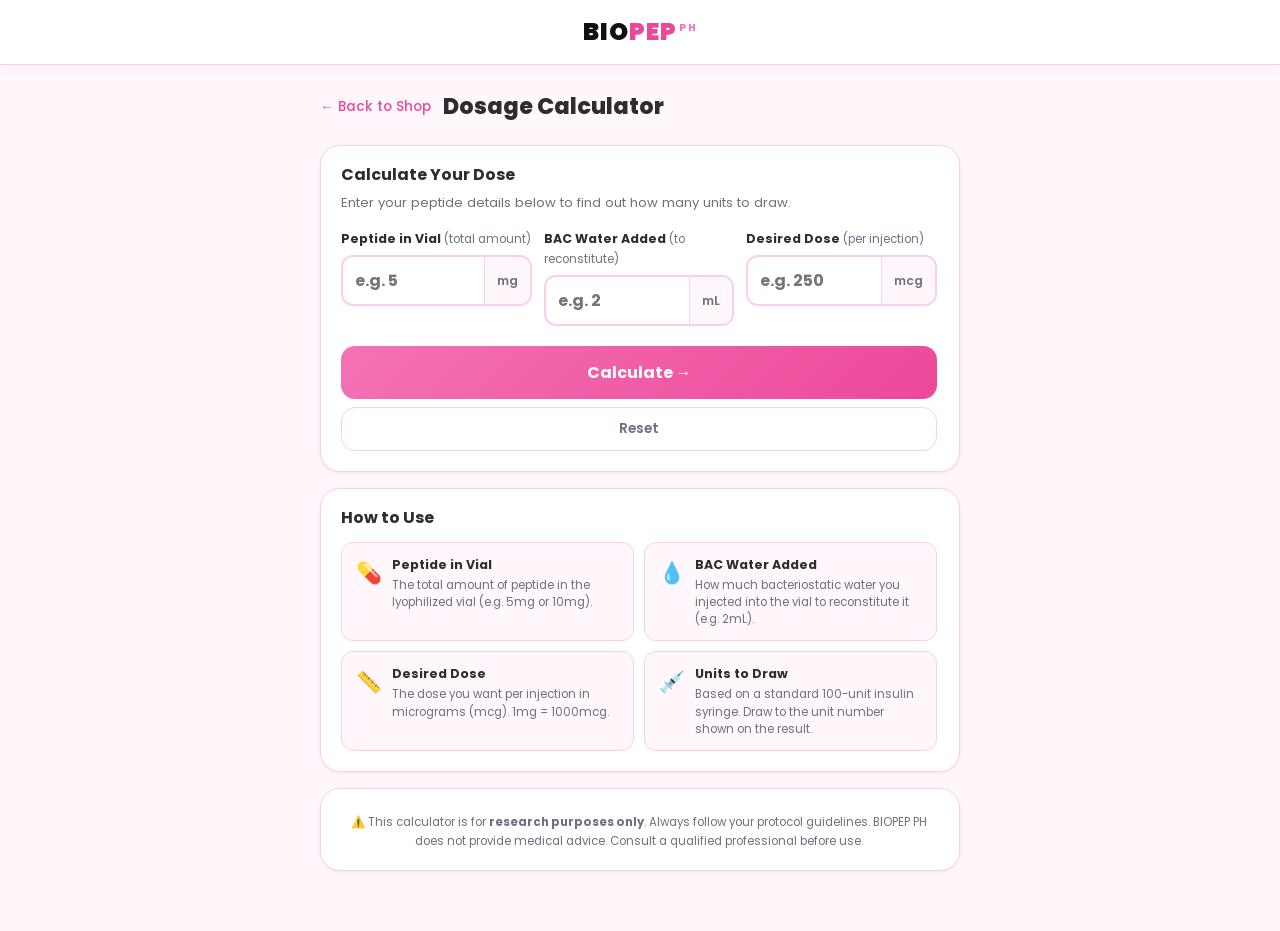
<file: calculator.html>
<!DOCTYPE html>
<html lang="en">
<head>
  <meta charset="UTF-8">
  <meta name="viewport" content="width=device-width, initial-scale=1.0">
  <meta name="color-scheme" content="light">
  <title>Peptide Dosage Calculator — BIOPEP PH</title>
  <meta name="description" content="Calculate how many units to draw for your peptide dose. Enter your peptide amount, BAC water volume, and desired dose.">
  <link rel="icon" type="image/svg+xml" href="images/favicon.svg">
  <link rel="preconnect" href="https://fonts.googleapis.com">
  <link rel="preconnect" href="https://fonts.gstatic.com" crossorigin>
  <link href="https://fonts.googleapis.com/css2?family=Poppins:wght@300;400;500;600;700;800;900&display=swap" rel="stylesheet">
  <link rel="stylesheet" href="style.css?v=20261008">
  <!-- Google tag (gtag.js) -->
  <script async src="https://www.googletagmanager.com/gtag/js?id=G-99KWCP7494"></script>
  <script>
    window.dataLayer = window.dataLayer || [];
    function gtag(){dataLayer.push(arguments);}
    gtag('js', new Date());
    gtag('config', 'G-99KWCP7494');
  </script>
  <style>
    /* ── CALCULATOR SPECIFIC ── */
    .calc-grid {
      display: grid;
      grid-template-columns: 1fr 1fr 1fr;
      gap: 12px;
      margin-bottom: 16px;
    }
    .calc-field { display: flex; flex-direction: column; gap: 6px; }
    .calc-field label {
      font-size: 0.78rem;
      font-weight: 700;
      color: var(--charcoal);
    }
    .calc-field label span {
      font-weight: 400;
      color: var(--grey);
      font-size: 0.72rem;
    }
    .calc-input-wrap {
      display: flex;
      align-items: center;
      border: 2px solid var(--pink-border);
      border-radius: 12px;
      overflow: hidden;
      transition: border-color 0.2s;
      background: var(--white);
    }
    .calc-input-wrap:focus-within { border-color: var(--pink); box-shadow: 0 0 0 3px rgba(244,114,182,0.12); }
    .calc-input-wrap input {
      flex: 1;
      border: none;
      outline: none;
      font-family: 'Poppins', sans-serif;
      font-size: 1rem;
      font-weight: 700;
      color: var(--charcoal);
      padding: 11px 12px;
      background: transparent;
      width: 100%;
    }
    .calc-unit {
      padding: 0 12px;
      font-size: 0.75rem;
      font-weight: 600;
      color: var(--grey);
      white-space: nowrap;
      border-left: 1.5px solid var(--pink-border);
      height: 100%;
      display: flex;
      align-items: center;
      background: var(--pink-pale);
    }
    .btn-calculate {
      width: 100%;
      padding: 14px;
      background: linear-gradient(135deg, var(--pink), var(--pink-dark));
      color: white;
      border: none;
      border-radius: 14px;
      font-family: 'Poppins', sans-serif;
      font-size: 1rem;
      font-weight: 700;
      cursor: pointer;
      transition: opacity 0.2s;
      margin-top: 4px;
    }
    .btn-calculate:hover { opacity: 0.88; }
    .btn-reset {
      width: 100%;
      padding: 11px;
      background: transparent;
      color: var(--grey);
      border: 1.5px solid var(--pink-border);
      border-radius: 14px;
      font-family: 'Poppins', sans-serif;
      font-size: 0.85rem;
      font-weight: 600;
      cursor: pointer;
      transition: var(--transition);
      margin-top: 8px;
    }
    .btn-reset:hover { border-color: var(--pink); color: var(--pink-dark); }

    /* Result card */
    .calc-result { display: none; }
    .calc-result.show { display: block; }
    .calc-result-grid {
      display: grid;
      grid-template-columns: 1fr 1fr;
      gap: 12px;
      margin-bottom: 16px;
    }
    .calc-result-item {
      background: var(--pink-pale);
      border: 1.5px solid var(--pink-border);
      border-radius: 14px;
      padding: 14px 16px;
      text-align: center;
    }
    .calc-result-item.highlight {
      background: linear-gradient(135deg, var(--pink-light), #fce7f3);
      border-color: var(--pink);
      grid-column: 1 / -1;
    }
    .calc-result-label {
      font-size: 0.72rem;
      font-weight: 600;
      color: var(--grey);
      text-transform: uppercase;
      letter-spacing: 0.5px;
      margin-bottom: 6px;
    }
    .calc-result-value {
      font-size: 1.6rem;
      font-weight: 900;
      color: var(--pink-dark);
      line-height: 1;
    }
    .calc-result-value span {
      font-size: 0.85rem;
      font-weight: 600;
      color: var(--grey);
      margin-left: 4px;
    }
    .calc-result-sub {
      font-size: 0.72rem;
      color: var(--grey);
      margin-top: 4px;
    }

    /* Syringe visual */
    .syringe-wrap {
      margin: 16px 0 8px;
    }
    .syringe-label {
      font-size: 0.78rem;
      font-weight: 600;
      color: var(--charcoal);
      margin-bottom: 8px;
    }
    .syringe-track {
      height: 28px;
      background: var(--pink-pale);
      border: 2px solid var(--pink-border);
      border-radius: 100px;
      overflow: hidden;
      position: relative;
    }
    .syringe-fill {
      height: 100%;
      background: linear-gradient(90deg, var(--pink), var(--pink-dark));
      border-radius: 100px;
      transition: width 0.5s ease;
      min-width: 4px;
    }
    .syringe-markers {
      display: flex;
      justify-content: space-between;
      margin-top: 4px;
      padding: 0 2px;
    }
    .syringe-markers span {
      font-size: 0.65rem;
      color: var(--grey);
    }

    /* Info cards */
    .calc-info-grid {
      display: grid;
      grid-template-columns: 1fr 1fr;
      gap: 10px;
    }
    .calc-info-card {
      background: var(--pink-pale);
      border: 1.5px solid var(--pink-border);
      border-radius: 12px;
      padding: 12px 14px;
      display: flex;
      gap: 10px;
      align-items: flex-start;
    }
    .calc-info-icon { font-size: 1.3rem; flex-shrink: 0; margin-top: 1px; }
    .calc-info-text strong { display: block; font-size: 0.78rem; font-weight: 700; color: var(--charcoal); margin-bottom: 2px; }
    .calc-info-text p { font-size: 0.72rem; color: var(--grey); line-height: 1.5; margin: 0; }

    .calc-disclaimer {
      font-size: 0.72rem;
      color: var(--grey);
      text-align: center;
      line-height: 1.6;
      margin-top: 4px;
    }

    @media (max-width: 600px) {
      .calc-grid { grid-template-columns: 1fr; }
      .calc-result-grid { grid-template-columns: 1fr 1fr; }
      .calc-info-grid { grid-template-columns: 1fr; }
    }
  </style>
</head>
<body class="inner-page">

  <!-- ====== HEADER ====== -->
  <header class="site-header">
    <div class="header-inner">
      <a href="index.html" class="logo">
        <span class="logo-bio">BIO</span><span class="logo-pep">PEP</span><span class="logo-ph">PH</span>
      </a>
    </div>
  </header>

  <main class="inner-page-main">
    <div class="inner-page-inner">

      <div class="page-top-nav">
        <a href="index.html" class="page-back-link">← Back to Shop</a>
        <h1 class="page-title">Dosage Calculator</h1>
      </div>

      <!-- ====== INPUTS ====== -->
      <section class="page-card">
        <h2>Calculate Your Dose</h2>
        <p style="font-size:0.82rem;color:var(--grey);margin-bottom:16px;margin-top:-6px;">Enter your peptide details below to find out how many units to draw.</p>

        <div class="calc-grid">
          <div class="calc-field">
            <label for="peptideMg">Peptide in Vial <span>(total amount)</span></label>
            <div class="calc-input-wrap">
              <input type="number" id="peptideMg" placeholder="e.g. 5" min="0" step="0.1">
              <span class="calc-unit">mg</span>
            </div>
          </div>
          <div class="calc-field">
            <label for="bacWater">BAC Water Added <span>(to reconstitute)</span></label>
            <div class="calc-input-wrap">
              <input type="number" id="bacWater" placeholder="e.g. 2" min="0" step="0.1">
              <span class="calc-unit">mL</span>
            </div>
          </div>
          <div class="calc-field">
            <label for="desiredDose">Desired Dose <span>(per injection)</span></label>
            <div class="calc-input-wrap">
              <input type="number" id="desiredDose" placeholder="e.g. 250" min="0" step="1">
              <span class="calc-unit">mcg</span>
            </div>
          </div>
        </div>

        <button class="btn-calculate" onclick="calculate()">Calculate →</button>
        <button class="btn-reset" onclick="resetCalc()">Reset</button>
        <p id="calcError" style="display:none;margin-top:10px;font-size:0.82rem;color:#dc2626;font-weight:600;text-align:center;">⚠️ Please fill in all fields with valid numbers greater than 0.</p>
      </section>

      <!-- ====== RESULT ====== -->
      <section class="page-card calc-result" id="resultCard">
        <h2>Your Result</h2>

        <div class="calc-result-grid">
          <div class="calc-result-item">
            <div class="calc-result-label">Concentration</div>
            <div class="calc-result-value" id="resConcentration">—<span>mcg/mL</span></div>
          </div>
          <div class="calc-result-item">
            <div class="calc-result-label">Volume to Inject</div>
            <div class="calc-result-value" id="resVolume">—<span>mL</span></div>
          </div>
          <div class="calc-result-item highlight">
            <div class="calc-result-label">💉 Draw This Many Units</div>
            <div class="calc-result-value" id="resUnits">—<span>units</span></div>
            <div class="calc-result-sub" id="resUnitsSub"></div>
          </div>
        </div>

        <div class="syringe-wrap">
          <div class="syringe-label">Syringe fill level (50-unit scale)</div>
          <div class="syringe-track">
            <div class="syringe-fill" id="syringeFill" style="width:0%"></div>
          </div>
          <div class="syringe-markers">
            <span>0</span><span>5</span><span>10</span><span>15</span><span>20</span><span>25</span><span>30</span><span>35</span><span>40</span><span>45</span><span>50</span>
          </div>
        </div>
      </section>

      <!-- ====== HOW TO USE ====== -->
      <section class="page-card">
        <h2>How to Use</h2>
        <div class="calc-info-grid">
          <div class="calc-info-card">
            <span class="calc-info-icon">💊</span>
            <div class="calc-info-text">
              <strong>Peptide in Vial</strong>
              <p>The total amount of peptide in the lyophilized vial (e.g. 5mg or 10mg).</p>
            </div>
          </div>
          <div class="calc-info-card">
            <span class="calc-info-icon">💧</span>
            <div class="calc-info-text">
              <strong>BAC Water Added</strong>
              <p>How much bacteriostatic water you injected into the vial to reconstitute it (e.g. 2mL).</p>
            </div>
          </div>
          <div class="calc-info-card">
            <span class="calc-info-icon">📏</span>
            <div class="calc-info-text">
              <strong>Desired Dose</strong>
              <p>The dose you want per injection in micrograms (mcg). 1mg = 1000mcg.</p>
            </div>
          </div>
          <div class="calc-info-card">
            <span class="calc-info-icon">💉</span>
            <div class="calc-info-text">
              <strong>Units to Draw</strong>
              <p>Based on a standard 100-unit insulin syringe. Draw to the unit number shown on the result.</p>
            </div>
          </div>
        </div>
      </section>

      <!-- ====== DISCLAIMER ====== -->
      <section class="page-card">
        <p class="calc-disclaimer">⚠️ This calculator is for <strong>research purposes only</strong>. Always follow your protocol guidelines. BIOPEP PH does not provide medical advice. Consult a qualified professional before use.</p>
      </section>

    </div>
  </main>

  <script>
    function calculate() {
      const peptideMg   = parseFloat(document.getElementById('peptideMg').value);
      const bacWater    = parseFloat(document.getElementById('bacWater').value);
      const desiredDose = parseFloat(document.getElementById('desiredDose').value);

      const errEl = document.getElementById('calcError');
      if (isNaN(peptideMg) || isNaN(bacWater) || isNaN(desiredDose) ||
          peptideMg <= 0 || bacWater <= 0 || desiredDose <= 0) {
        errEl.style.display = 'block';
        return;
      }
      errEl.style.display = 'none';

      const peptideMcg    = peptideMg * 1000;
      const concentration = peptideMcg / bacWater;
      const volumeMl      = desiredDose / concentration;
      const units         = volumeMl * 100;

      document.getElementById('resConcentration').innerHTML =
        `${concentration.toLocaleString('en-PH', {maximumFractionDigits: 1})}<span>mcg/mL</span>`;
      document.getElementById('resVolume').innerHTML =
        `${volumeMl.toFixed(3)}<span>mL</span>`;
      document.getElementById('resUnits').innerHTML =
        `${units.toFixed(1)}<span>units</span>`;
      document.getElementById('resUnitsSub').textContent =
        units > 100
          ? '⚠️ Exceeds 100 units — split dose or use a larger syringe.'
          : units > 50
          ? 'Use a 1mL (100-unit) insulin syringe.'
          : 'A 0.5mL (50-unit) syringe works fine.';

      const fillPct = Math.min((units / 50) * 100, 100);
      document.getElementById('syringeFill').style.width = fillPct + '%';

      const resultCard = document.getElementById('resultCard');
      resultCard.classList.add('show');
      resultCard.scrollIntoView({ behavior: 'smooth', block: 'nearest' });
    }

    function resetCalc() {
      document.getElementById('peptideMg').value   = '';
      document.getElementById('bacWater').value    = '';
      document.getElementById('desiredDose').value = '';
      document.getElementById('resultCard').classList.remove('show');
      document.getElementById('syringeFill').style.width = '0%';
      document.getElementById('calcError').style.display = 'none';
    }

    // Allow Enter key to calculate
    document.addEventListener('keydown', e => {
      if (e.key === 'Enter') calculate();
    });
  </script>
</body>
</html>
</file>
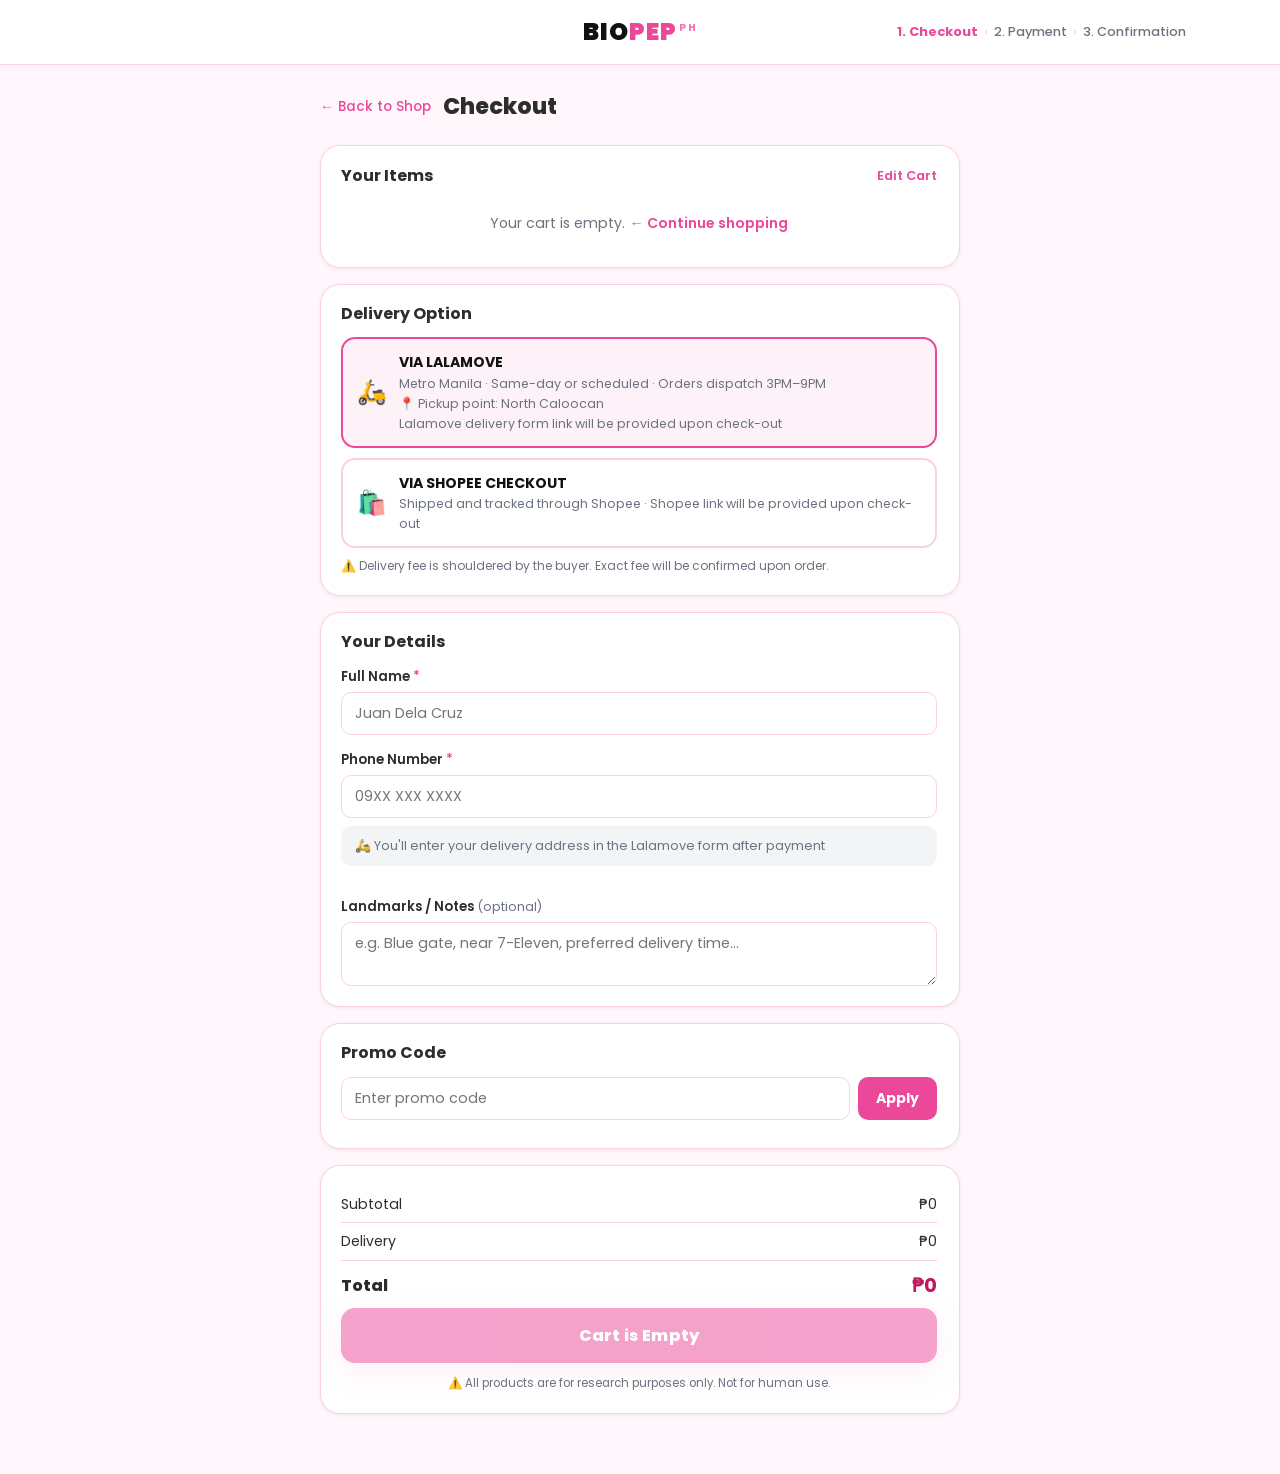
<file: checkout.html>
<!DOCTYPE html>
<html lang="en">
<head>
  <meta charset="UTF-8">
  <meta name="viewport" content="width=device-width, initial-scale=1.0">
  <meta name="color-scheme" content="light">
  <title>Checkout — BIOPEP PH</title>
  <meta name="robots" content="noindex">
  <link rel="icon" type="image/svg+xml" href="images/favicon.svg">
  <link rel="preconnect" href="https://fonts.googleapis.com">
  <link rel="preconnect" href="https://fonts.gstatic.com" crossorigin>
  <link href="https://fonts.googleapis.com/css2?family=Poppins:wght@300;400;500;600;700;800;900&display=swap" rel="stylesheet">
  <link rel="stylesheet" href="style.css?v=20261008">
  <!-- Google tag (gtag.js) -->
  <script async src="https://www.googletagmanager.com/gtag/js?id=G-99KWCP7494"></script>
  <script>
    window.dataLayer = window.dataLayer || [];
    function gtag(){dataLayer.push(arguments);}
    gtag('js', new Date());
    gtag('config', 'G-99KWCP7494');
  </script>
</head>
<body class="inner-page">

  <!-- ====== HEADER ====== -->
  <header class="site-header">
    <div class="header-inner">
      <a href="index.html" class="logo">
        <span class="logo-bio">BIO</span><span class="logo-pep">PEP</span><span class="logo-ph">PH</span>
      </a>
      <div class="inner-page-steps">
        <span class="step active">1. Checkout</span>
        <span class="step-sep">›</span>
        <span class="step">2. Payment</span>
        <span class="step-sep">›</span>
        <span class="step">3. Confirmation</span>
      </div>
    </div>
  </header>

  <main class="inner-page-main">
    <div class="inner-page-inner">

      <div class="page-top-nav">
        <a href="index.html" class="page-back-link">← Back to Shop</a>
        <h1 class="page-title">Checkout</h1>
      </div>

      <!-- ====== CART ITEMS ====== -->
      <section class="page-card" id="cartSection">
        <div class="page-card-head">
          <h2>Your Items</h2>
          <a href="index.html" class="page-edit-link">Edit Cart</a>
        </div>
        <div id="coCartItems"></div>
        <div id="coEmptyMsg" class="co-empty-msg" style="display:none;">
          <p>Your cart is empty. <a href="index.html">← Continue shopping</a></p>
        </div>
      </section>

      <!-- ====== DELIVERY OPTIONS ====== -->
      <section class="page-card">
        <h2>Delivery Option</h2>
        <div class="co-delivery-opts">

          <!-- J&T hidden 2026-09-22 — to restore, remove style="display:none;" here and `disabled` on the input -->
          <label class="co-delivery-opt" style="display:none;">
            <input type="radio" name="coDelivery" value="jnt" data-fee="160" data-label="Via J&T Express" disabled>
            <div class="co-delivery-card">
              <span class="co-del-icon">📦</span>
              <div class="co-del-info">
                <strong>VIA J&T EXPRESS</strong>
                <span id="jntFeeSummary">Flat rate starting at ₱160</span>
                <span class="co-del-rates">
                  Note: Our packaging fits J&T medium pouch.<br>
                  Rates:<br>
                  NCR – ₱160<br>
                  Luzon – ₱190<br>
                  Visayas – ₱200<br>
                  Mindanao – ₱220<br><br>
                  <span id="jntDetectedNote">📌 Enter your City/Province below and we'll auto-select the right rate for your area.</span><br>
                  ⏰ Order cut-off: 1PM
                </span>
              </div>
              <span class="co-del-fee" id="jntFeeDisplay">₱160</span>
            </div>
          </label>

          <label class="co-delivery-opt">
            <input type="radio" name="coDelivery" value="lalamove" data-fee="0" data-label="Via Lalamove" checked>
            <div class="co-delivery-card">
              <span class="co-del-icon">🛵</span>
              <div class="co-del-info">
                <strong>VIA LALAMOVE</strong>
                <span>Metro Manila · Same-day or scheduled · Orders dispatch 3PM–9PM</span>
                <span>📍 Pickup point: North Caloocan</span>
                <span>Lalamove delivery form link will be provided upon check-out</span>
              </div>
            </div>
          </label>

          <label class="co-delivery-opt">
            <input type="radio" name="coDelivery" value="shopee" data-fee="0" data-label="Via Shopee Checkout">
            <div class="co-delivery-card">
              <span class="co-del-icon">🛍️</span>
              <div class="co-del-info">
                <strong>VIA SHOPEE CHECKOUT</strong>
                <span>Shipped and tracked through Shopee · Shopee link will be provided upon check-out</span>
              </div>
            </div>
          </label>

        </div>
        <p class="co-delivery-note">⚠️ Delivery fee is shouldered by the buyer. Exact fee will be confirmed upon order.</p>
      </section>

      <!-- ====== CUSTOMER DETAILS + DELIVERY ADDRESS ====== -->
      <section class="page-card" id="coDetailsCard">
        <h2>Your Details</h2>
        <div class="co-form">
          <div class="co-field">
            <label for="coName">Full Name <span class="co-req">*</span></label>
            <input type="text" id="coName" placeholder="Juan Dela Cruz" autocomplete="name">
          </div>
          <div class="co-field">
            <label for="coPhone">Phone Number <span class="co-req">*</span></label>
            <input type="tel" id="coPhone" placeholder="09XX XXX XXXX" autocomplete="tel">
          </div>
          <div id="coAddressFields">
            <div class="co-field">
              <label for="coStreet">Street &amp; Barangay <span class="co-req">*</span></label>
              <input type="text" id="coStreet" placeholder="123 Rizal St., Brgy. Santo Niño" autocomplete="address-line1">
            </div>
            <div class="co-field-row">
              <div class="co-field co-combo-field">
                <label for="coProvinceInput">Province <span class="co-req">*</span></label>
                <div class="co-combo-wrap">
                  <input type="text" id="coProvinceInput" placeholder="Type to search province..." autocomplete="off">
                  <input type="hidden" id="coProvince">
                  <div class="co-combo-list" id="coProvinceList"></div>
                </div>
              </div>
              <div class="co-field co-combo-field">
                <label for="coCityInput">City / Municipality <span class="co-req">*</span></label>
                <div class="co-combo-wrap">
                  <input type="text" id="coCityInput" placeholder="Select province first" autocomplete="off" disabled>
                  <input type="hidden" id="coCity">
                  <div class="co-combo-list" id="coCityList"></div>
                </div>
              </div>
            </div>
          </div>
          <p class="co-address-extstep-note" id="coAddressShopeeNote" style="display:none;">📦 Address not needed for Shopee Checkout</p>
          <p class="co-address-extstep-note" id="coAddressLalamoveNote" style="display:none;">🛵 You'll enter your delivery address in the Lalamove form after payment</p>
          <div class="co-field">
            <label for="coNotes">Landmarks / Notes <span class="co-opt">(optional)</span></label>
            <textarea id="coNotes" rows="2" placeholder="e.g. Blue gate, near 7-Eleven, preferred delivery time..."></textarea>
          </div>
          <!-- Trap field for bots: hidden from people, so a real buyer always leaves it empty -->
          <div aria-hidden="true" style="position:absolute;left:-9999px;width:1px;height:1px;overflow:hidden;">
            <label for="coWebsite">Website</label>
            <input type="text" id="coWebsite" name="website" tabindex="-1" autocomplete="off">
          </div>
        </div>
      </section>

      <!-- ====== PROMO CODE ====== -->
      <section class="page-card">
        <h2>Promo Code</h2>
        <div class="co-promo-wrap">
          <input type="text" id="coPromo" placeholder="Enter promo code" class="co-promo-input" autocomplete="off">
          <button class="co-promo-btn" onclick="applyPromo()">Apply</button>
        </div>
        <p class="co-promo-result" id="coPromoResult"></p>
      </section>

      <!-- ====== ORDER TOTAL + PLACE ORDER ====== -->
      <section class="page-card co-total-card">
        <div class="co-order-totals">
          <div class="co-total-row"><span>Subtotal</span><span id="coPageSubtotal">₱0</span></div>
          <div class="co-total-row"><span>Delivery</span><span id="coPageDelivery">₱0</span></div>
          <div class="co-total-row discount" id="coDiscountRow" style="display:none;">
            <span>Discount</span><span id="coDiscount" class="discount-val"></span>
          </div>
          <div class="co-total-row grand"><span>Total</span><strong id="coPageTotal">₱0</strong></div>
        </div>
        <button class="btn-place-order" id="btnPlaceOrder" onclick="placeOrder()">
          Place Order →
        </button>
        <p class="co-terms">⚠️ All products are for research purposes only. Not for human use.</p>
      </section>

    </div>
  </main>

  <script src="ph-address-data.js"></script>
  <script src="api-config.js?v=20261015"></script>
  <script src="checkout.js?v=20261003"></script>
</body>
</html>
</file>
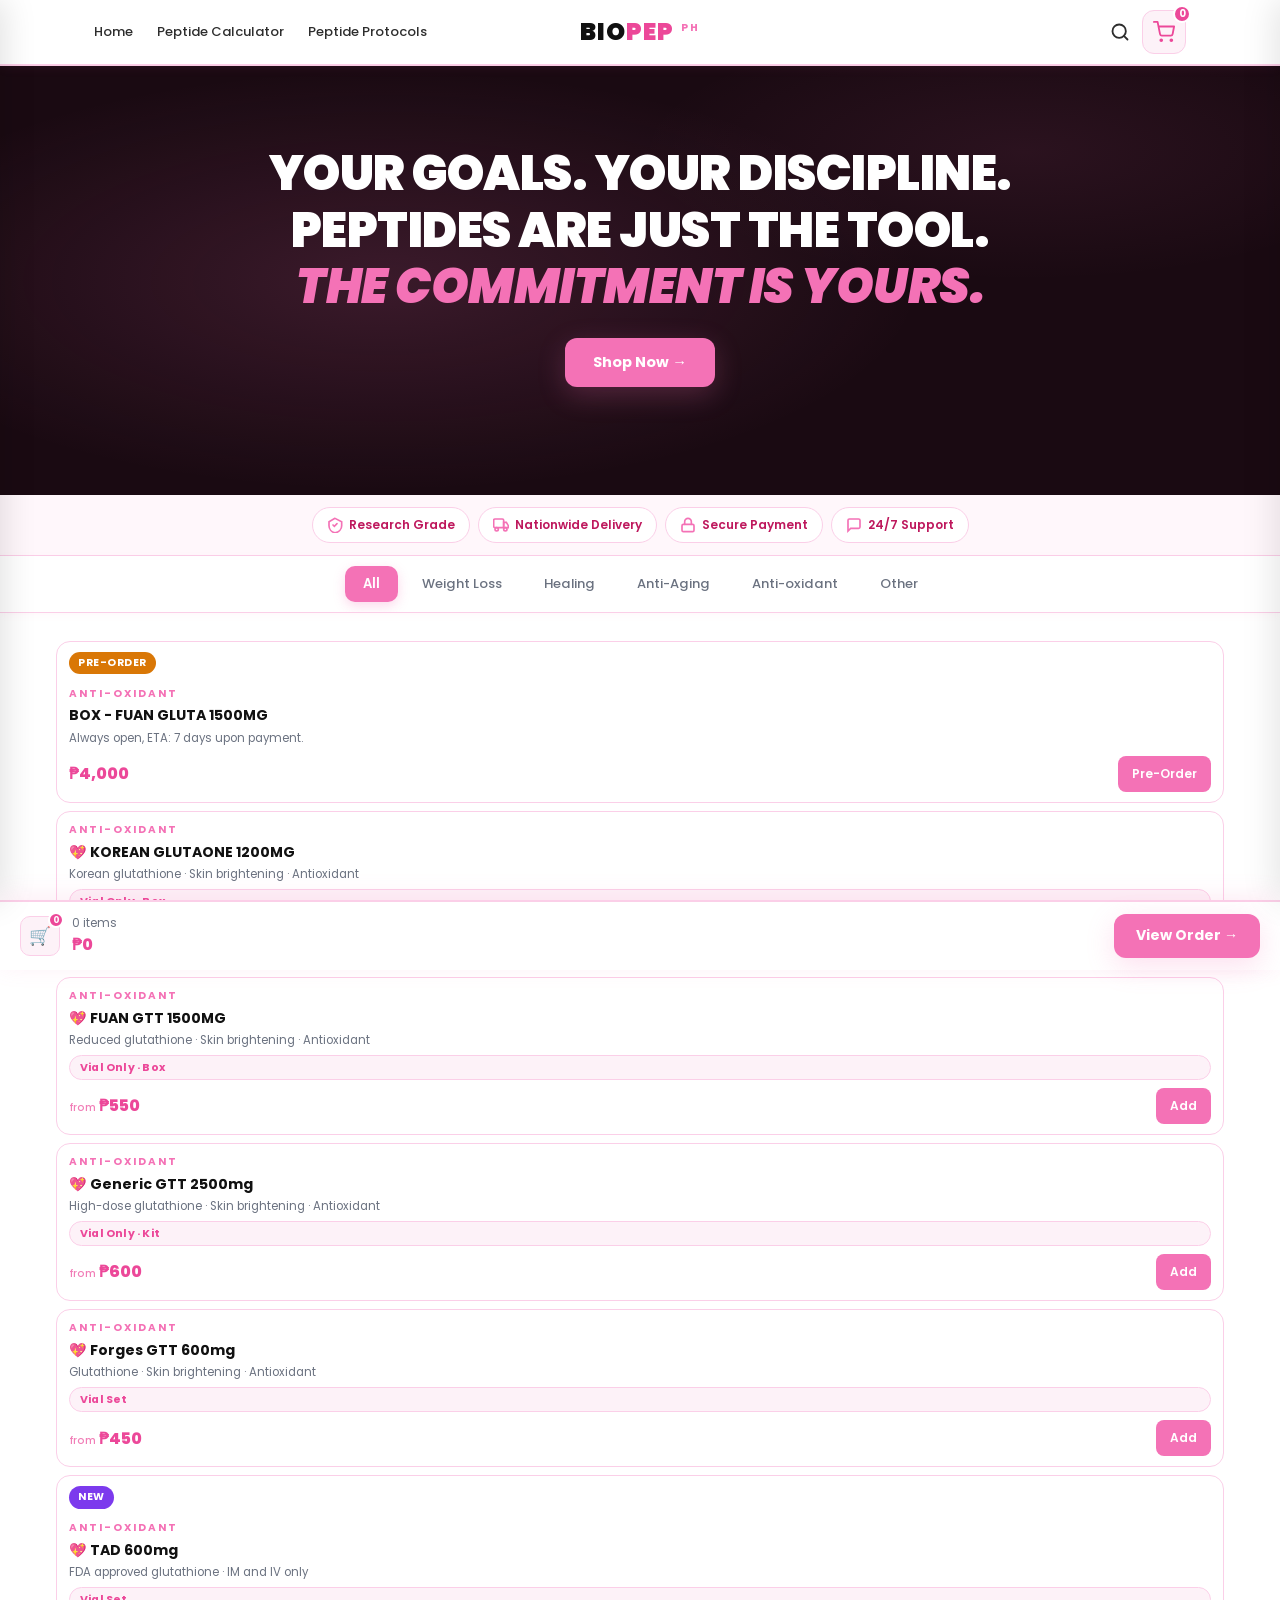
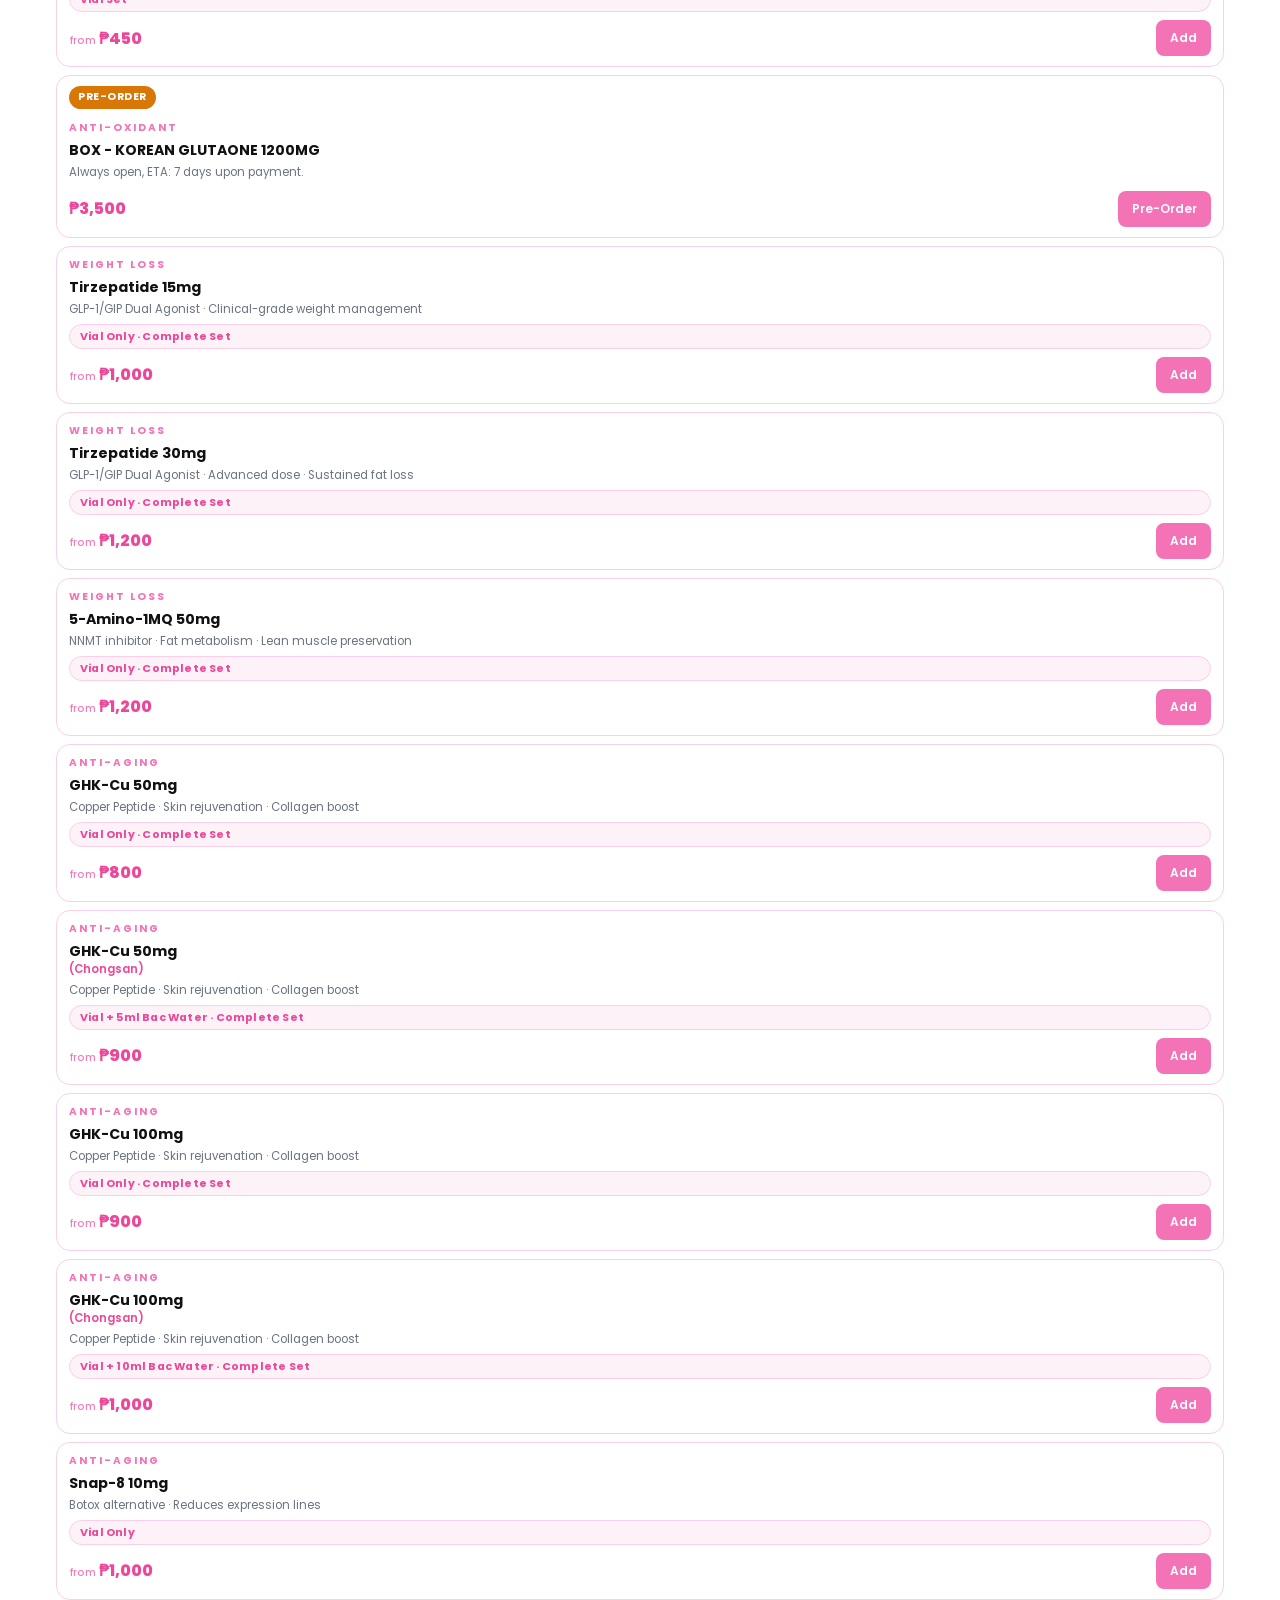
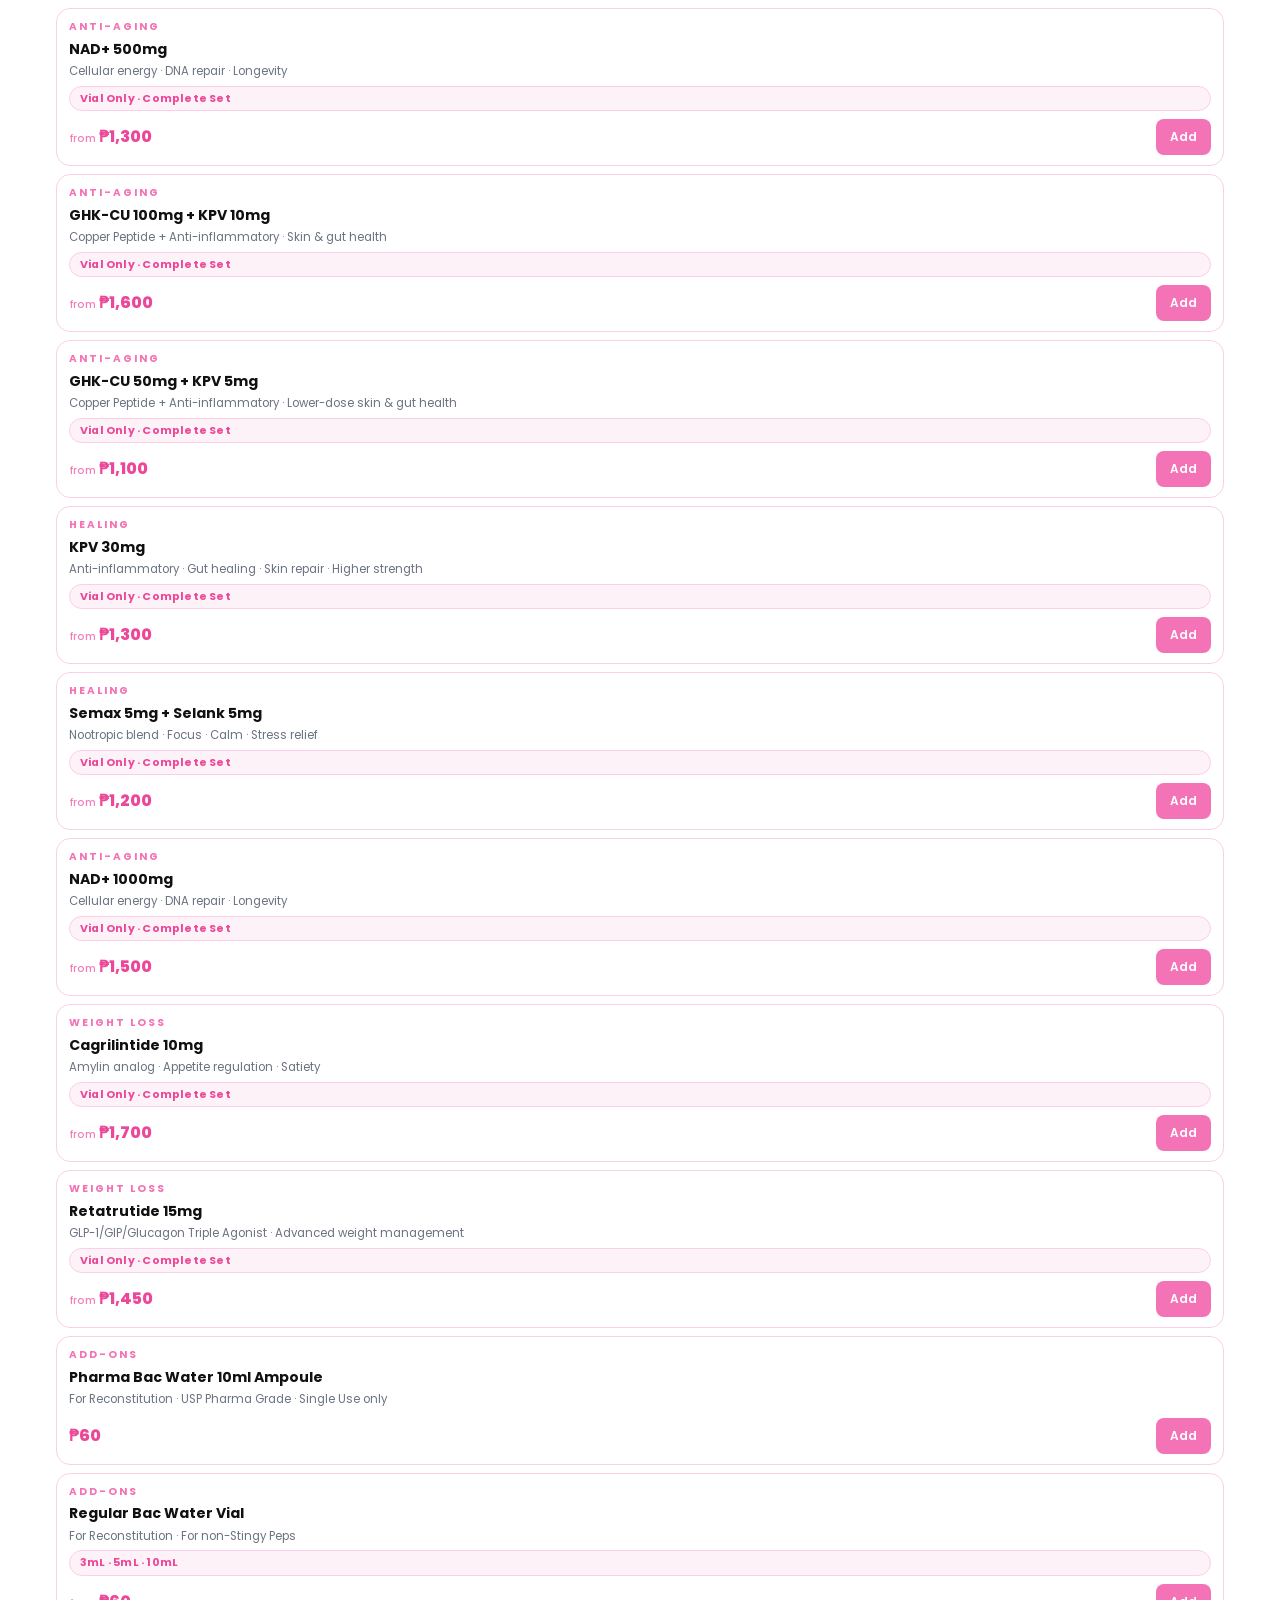
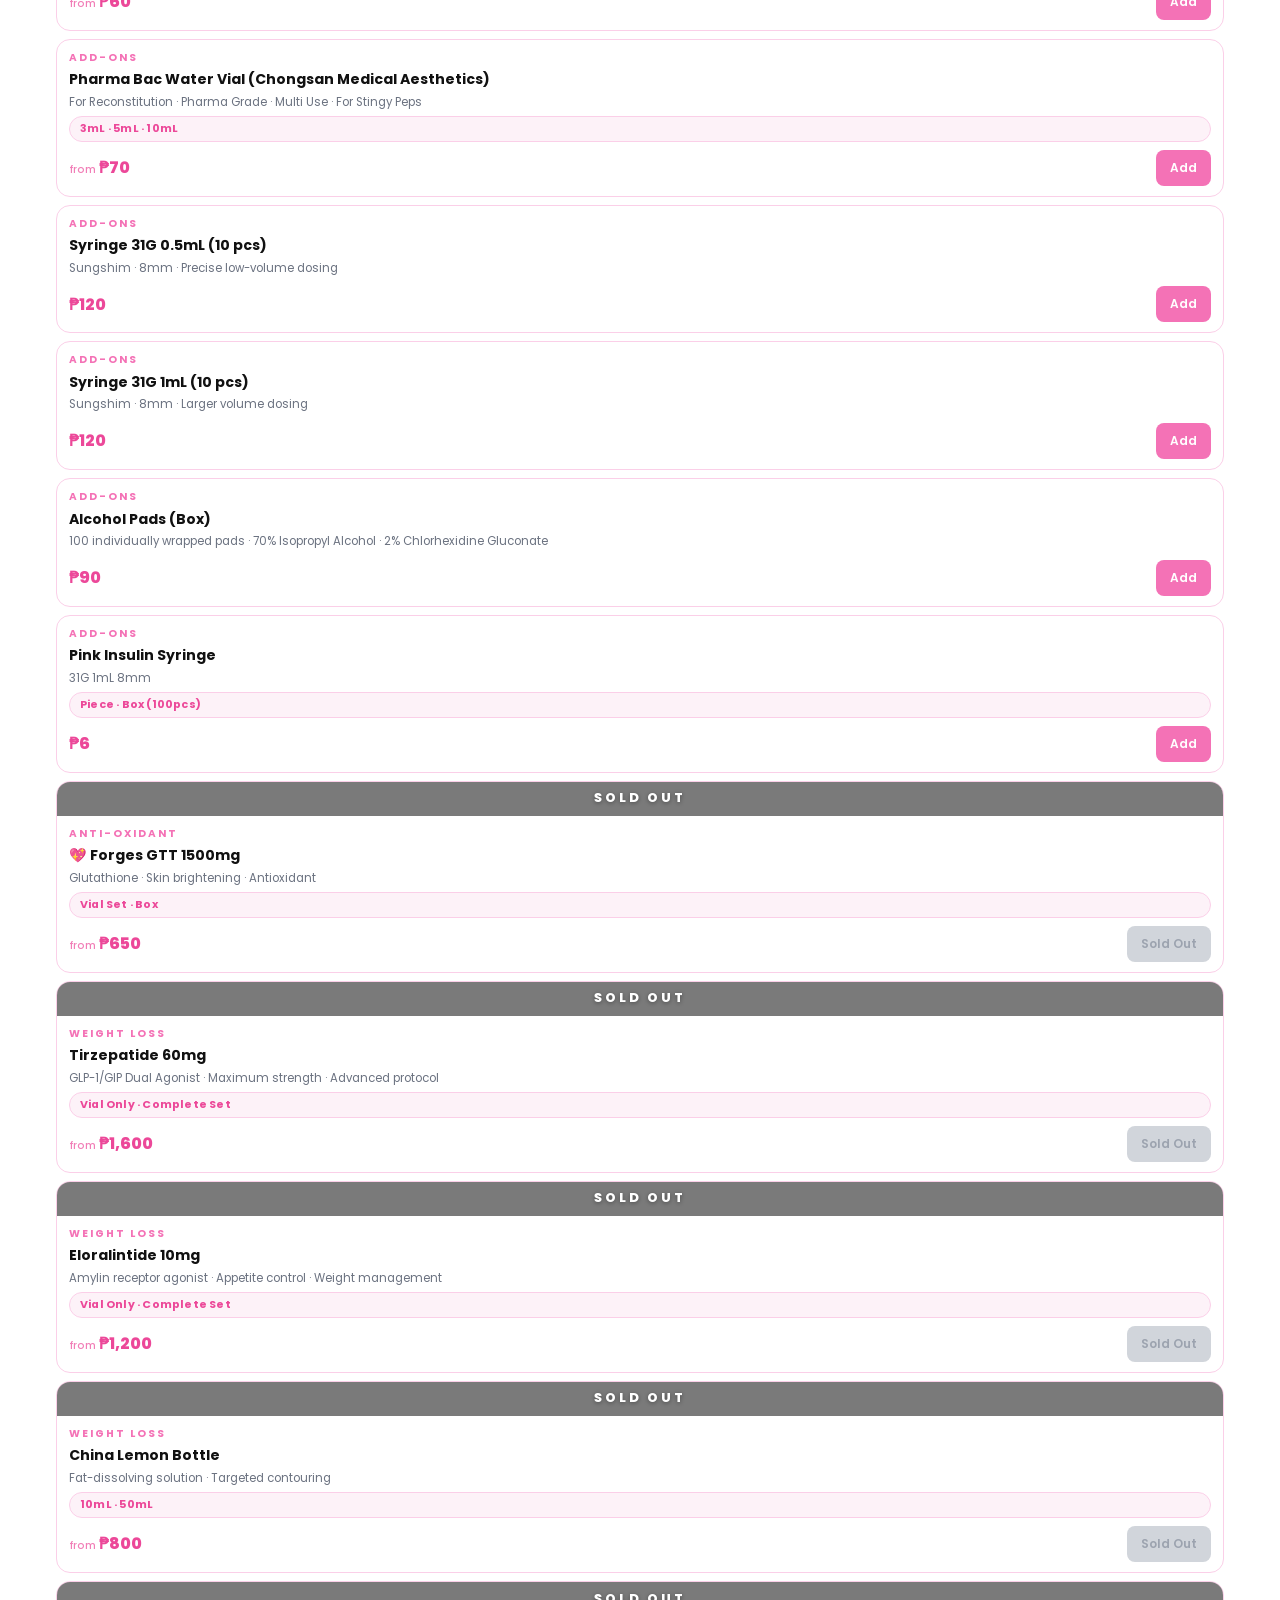
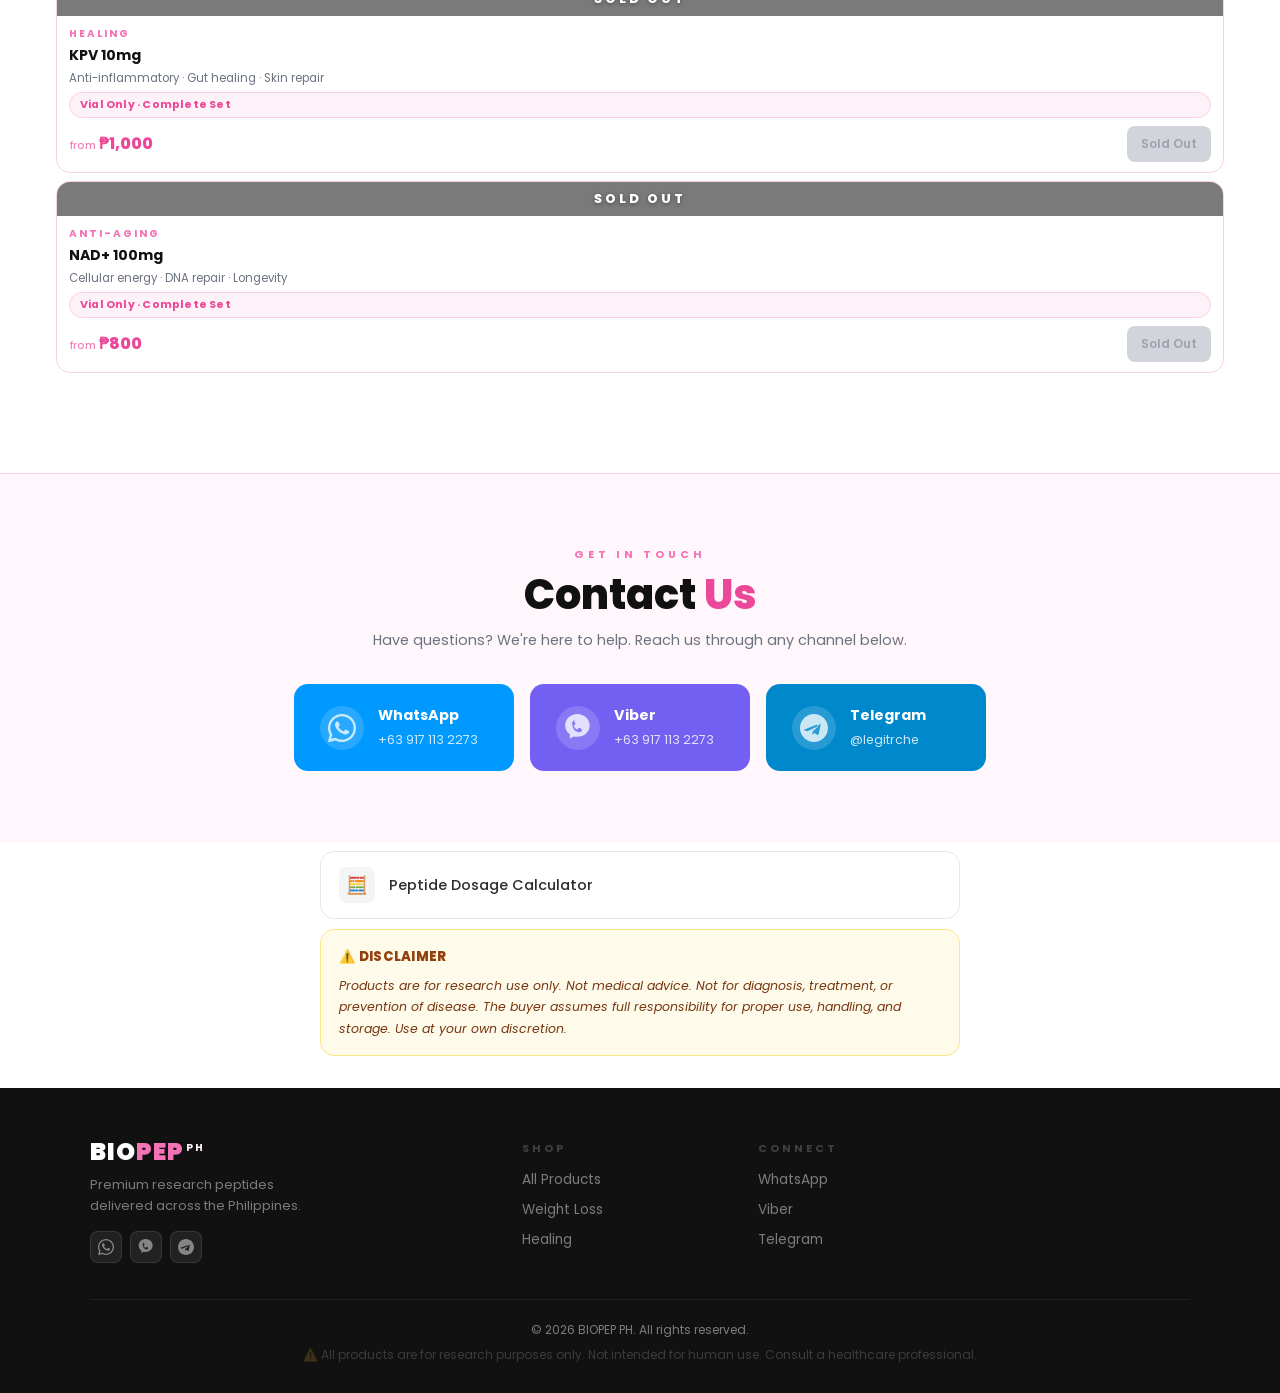
<file: confirmation.html>
<!DOCTYPE html>
<html lang="en">
<head>
  <meta charset="UTF-8">
  <meta name="viewport" content="width=device-width, initial-scale=1.0">
  <meta name="color-scheme" content="light">
  <title>Order Confirmed — BIOPEP PH</title>
  <meta name="robots" content="noindex">
  <link rel="icon" type="image/svg+xml" href="images/favicon.svg">
  <link rel="preconnect" href="https://fonts.googleapis.com">
  <link rel="preconnect" href="https://fonts.gstatic.com" crossorigin>
  <link href="https://fonts.googleapis.com/css2?family=Poppins:wght@300;400;500;600;700;800;900&display=swap" rel="stylesheet">
  <link rel="stylesheet" href="style.css?v=20261008">
  <!-- Google tag (gtag.js) -->
  <script async src="https://www.googletagmanager.com/gtag/js?id=G-99KWCP7494"></script>
  <script>
    window.dataLayer = window.dataLayer || [];
    function gtag(){dataLayer.push(arguments);}
    gtag('js', new Date());
    gtag('config', 'G-99KWCP7494');
  </script>
</head>
<body class="inner-page">

  <!-- ====== HEADER ====== -->
  <header class="site-header">
    <div class="header-inner">
      <a href="index.html" class="logo">
        <span class="logo-bio">BIO</span><span class="logo-pep">PEP</span><span class="logo-ph">PH</span>
      </a>
      <div class="inner-page-steps">
        <span class="step done">1. Checkout ✓</span>
        <span class="step-sep">›</span>
        <span class="step done">2. Payment ✓</span>
        <span class="step-sep">›</span>
        <span class="step active">3. Confirmation</span>
      </div>
    </div>
  </header>

  <main class="inner-page-main">
    <div class="inner-page-inner">

      <!-- ====== HERO ====== -->
      <section class="page-card">
        <div class="conf-hero">
          <div class="conf-hero-icon">🎉</div>
          <h2>Thank You for Your Order!</h2>
          <p>We've received your order and will process it shortly.</p>
          <span class="conf-order-id" id="confOrderId">Order #BP-XXXXXX</span>
        </div>
      </section>

      <!-- ====== SHOPEE CHECKOUT (shown only for Shopee orders) ====== -->
      <section class="page-card conf-extstep-card" id="confShopeeCard" style="display:none;">
        <h2>Last Step — Check Out on Shopee</h2>

        <p class="conf-extstep-note" id="confShopeeNote"></p>

        <div class="conf-extstep-actions">
          <a class="conf-extstep-btn" id="confShopeeLink" href="#" target="_blank" rel="noopener">🛒 Open Shopee →</a>
          <button type="button" class="conf-extstep-btn ghost" id="confShopeeCopyLink">Copy link instead</button>
        </div>
        <p class="conf-extstep-hint">Button not working? Tap <strong>Copy link instead</strong> and paste it in your browser or the Shopee app.</p>

        <p class="conf-extstep-after">📸 After ordering, screenshot your <strong>Shopee order</strong> too and send it with your payment proof below.</p>
      </section>

      <!-- ====== LALAMOVE FORM (shown only for Lalamove orders) ====== -->
      <section class="page-card conf-extstep-card" id="confLalamoveCard" style="display:none;">
        <h2>Last Step — Fill Out Your Lalamove Delivery Form</h2>

        <p class="conf-extstep-note" id="confLalamoveNote"></p>

        <div class="conf-extstep-actions">
          <a class="conf-extstep-btn" id="confLalamoveLink" href="#" target="_blank" rel="noopener">🛵 Open Lalamove Form →</a>
          <button type="button" class="conf-extstep-btn ghost" id="confLalamoveCopyLink">Copy link instead</button>
        </div>
        <p class="conf-extstep-hint">Button not working? Tap <strong>Copy link instead</strong> and paste it in your browser.</p>

        <p class="conf-extstep-after">📸 After submitting, screenshot your <strong>Lalamove form confirmation</strong> too and send it with your payment proof below.</p>
      </section>

      <!-- ====== ORDER SUMMARY ====== -->
      <section class="page-card" id="confSummaryCard">
        <div class="page-card-head">
          <h2>Order Summary</h2>
          <span id="confPlacedAt" style="font-size:0.75rem;color:var(--grey);"></span>
        </div>
        <div id="confCartItems"></div>
        <div class="co-order-totals" style="margin-top:12px;">
          <div class="co-total-row"><span>Subtotal</span><span id="confSubtotal">₱0</span></div>
          <div class="co-total-row"><span>Delivery</span><span id="confDelivery">₱0</span></div>
          <div class="co-total-row discount" id="confDiscountRow" style="display:none;">
            <span>Discount</span><span id="confDiscount" class="discount-val"></span>
          </div>
          <div class="co-total-row grand"><span>Total Paid</span><strong id="confTotal">₱0</strong></div>
        </div>
      </section>

      <!-- ====== DELIVERY INFO ====== -->
      <section class="page-card" id="confDeliveryCard">
        <h2>Delivery Details</h2>
        <table class="pay-account-table">
          <tr><td>Name</td><td id="confName">—</td></tr>
          <tr><td>Phone</td><td id="confPhone">—</td></tr>
          <tr><td>Address</td><td id="confAddress">—</td></tr>
          <tr><td>Delivery</td><td id="confDeliveryOpt">—</td></tr>
          <tr><td>Payment</td><td id="confPaymentMethod">—</td></tr>
        </table>
        <div id="confNotesRow" style="display:none;margin-top:10px;">
          <div style="font-size:0.78rem;font-weight:600;color:var(--grey);margin-bottom:4px;">Order Notes</div>
          <div id="confNotes" style="font-size:0.85rem;color:var(--charcoal);background:var(--pink-pale);border-radius:8px;padding:8px 10px;"></div>
        </div>
      </section>

      <!-- ====== WHAT'S NEXT ====== -->
      <section class="page-card" id="confNextCard">
        <h2>What's Next?</h2>
        <div class="conf-steps">
          <div class="conf-step">
            <div class="conf-step-num">1</div>
            <div class="conf-step-text">
              <strong>Payment Verification</strong>
              <span>We'll verify your payment within 1–2 hours (Mon–Sat, 9AM–9PM).</span>
            </div>
          </div>
          <div class="conf-step">
            <div class="conf-step-num">2</div>
            <div class="conf-step-text">
              <strong>Order Processing</strong>
              <span>Once confirmed, we'll carefully pack your order.</span>
            </div>
          </div>
          <div class="conf-step">
            <div class="conf-step-num">3</div>
            <div class="conf-step-text">
              <strong>Shipping</strong>
              <span>Your order will be handed to the courier and you'll receive a tracking number.</span>
            </div>
          </div>
        </div>
      </section>

      <!-- ====== SEND PROOF OF PAYMENT ====== -->
      <section class="page-card" id="confProofCard">
        <h2>Send Your Proof of Payment</h2>
        <p style="font-size:0.82rem;color:var(--grey);margin-bottom:14px;">Send a screenshot of your payment to us through any of these channels:</p>
        <div class="conf-contact-btns">

          <a class="conf-contact-btn whatsapp" id="confMessenger" href="#" target="_blank" rel="noopener">
            <svg width="20" height="20" viewBox="0 0 24 24" fill="currentColor"><path d="M17.472 14.382c-.297-.149-1.758-.867-2.03-.967-.273-.099-.471-.148-.67.15-.197.297-.767.966-.94 1.164-.173.199-.347.223-.644.075-.297-.15-1.255-.463-2.39-1.475-.883-.788-1.48-1.761-1.653-2.059-.173-.297-.018-.458.13-.606.134-.133.298-.347.446-.52.149-.174.198-.298.298-.497.099-.198.05-.371-.025-.52-.075-.149-.669-1.612-.916-2.207-.242-.579-.487-.5-.669-.51-.173-.008-.371-.01-.57-.01-.198 0-.52.074-.792.372-.272.297-1.04 1.016-1.04 2.479 0 1.462 1.065 2.875 1.213 3.074.149.198 2.096 3.2 5.077 4.487.709.306 1.262.489 1.694.625.712.227 1.36.195 1.871.118.571-.085 1.758-.719 2.006-1.413.248-.694.248-1.289.173-1.413-.074-.124-.272-.198-.57-.347z"/><path d="M12 0C5.373 0 0 5.373 0 12c0 2.127.558 4.121 1.532 5.847L.057 23.486a.5.5 0 0 0 .612.612l5.701-1.461A11.945 11.945 0 0 0 12 24c6.627 0 12-5.373 12-12S18.627 0 12 0zm0 22a9.953 9.953 0 0 1-5.174-1.453l-.36-.214-3.718.953.984-3.641-.235-.374A9.953 9.953 0 0 1 2 12C2 6.477 6.477 2 12 2s10 4.477 10 10-4.477 10-10 10z"/></svg>
            Send via WhatsApp
          </a>
          <a class="conf-contact-btn viber" id="confViber" href="#" target="_blank" rel="noopener">
            <svg width="20" height="20" viewBox="0 0 24 24" fill="currentColor"><path d="M11.4.1C5.5.1 1 4.4 1 9.8c0 3 1.5 5.7 4 7.5v3.8l3.5-1.9c.9.2 1.9.3 2.9.3 5.9 0 10.6-4.3 10.6-9.7C22 4.4 17.3.1 11.4.1zM8.5 6.4l.8.8c.3.3.5.6.5 1 0 .6-.3 1.1-.8 1.3l-.4.2c-.1 0-.2.1-.2.2 0 .1 0 .2.1.3.5 1.4 1.4 2.5 2.8 2.9.1 0 .2.1.3.1.1 0 .2-.1.2-.2l.2-.4c.2-.6.7-.8 1.3-.8.3 0 .6.2.9.5l.8.8c.3.3.4.7.3 1.1-.2.6-.7 1.1-1.3 1.3-.4.1-.8.2-1.2.1-1.6-.2-3.1-1-4.2-2.1C7.7 11.5 7 9.9 7 8.1c0-.4.1-.8.2-1.2.2-.7.7-1.1 1.3-1.3.3-.1.7 0 1 .3z"/></svg>
            Send via Viber
          </a>
          <a class="conf-contact-btn telegram" id="confTelegram" href="#" target="_blank" rel="noopener">
            <svg width="20" height="20" viewBox="0 0 24 24" fill="currentColor"><path d="M12 0C5.4 0 0 5.4 0 12s5.4 12 12 12 12-5.4 12-12S18.6 0 12 0zm5.9 8.2l-2 9.4c-.1.6-.5.8-.9.5l-2.6-1.9-1.2 1.2c-.1.1-.3.2-.6.2l.2-2.7 5.1-4.6c.2-.2 0-.3-.3-.1L6.4 14.8l-2.6-.8c-.6-.2-.6-.6.1-.8l10.2-3.9c.5-.2 1 .1.8.9z"/></svg>
            Send via Telegram
          </a>
          <p class="conf-viber-note">Using Viber? <button class="conf-viber-copy" id="confCopyBtn">Tap here to copy your order details</button> then paste it in the chat.</p>
        </div>
      </section>

      <!-- ====== CONTINUE SHOPPING ====== -->
      <section class="page-card" id="confContinueCard" style="text-align:center;">
        <a href="index.html" class="btn-continue">← Continue Shopping</a>
        <p class="co-terms" style="margin-top:10px;">Thank you for trusting BIOPEP PH! 💕</p>
      </section>

    </div>
  </main>

  <script src="api-config.js?v=20261015"></script>
  <script src="confirmation.js?v=20261003"></script>
</body>
</html>
</file>
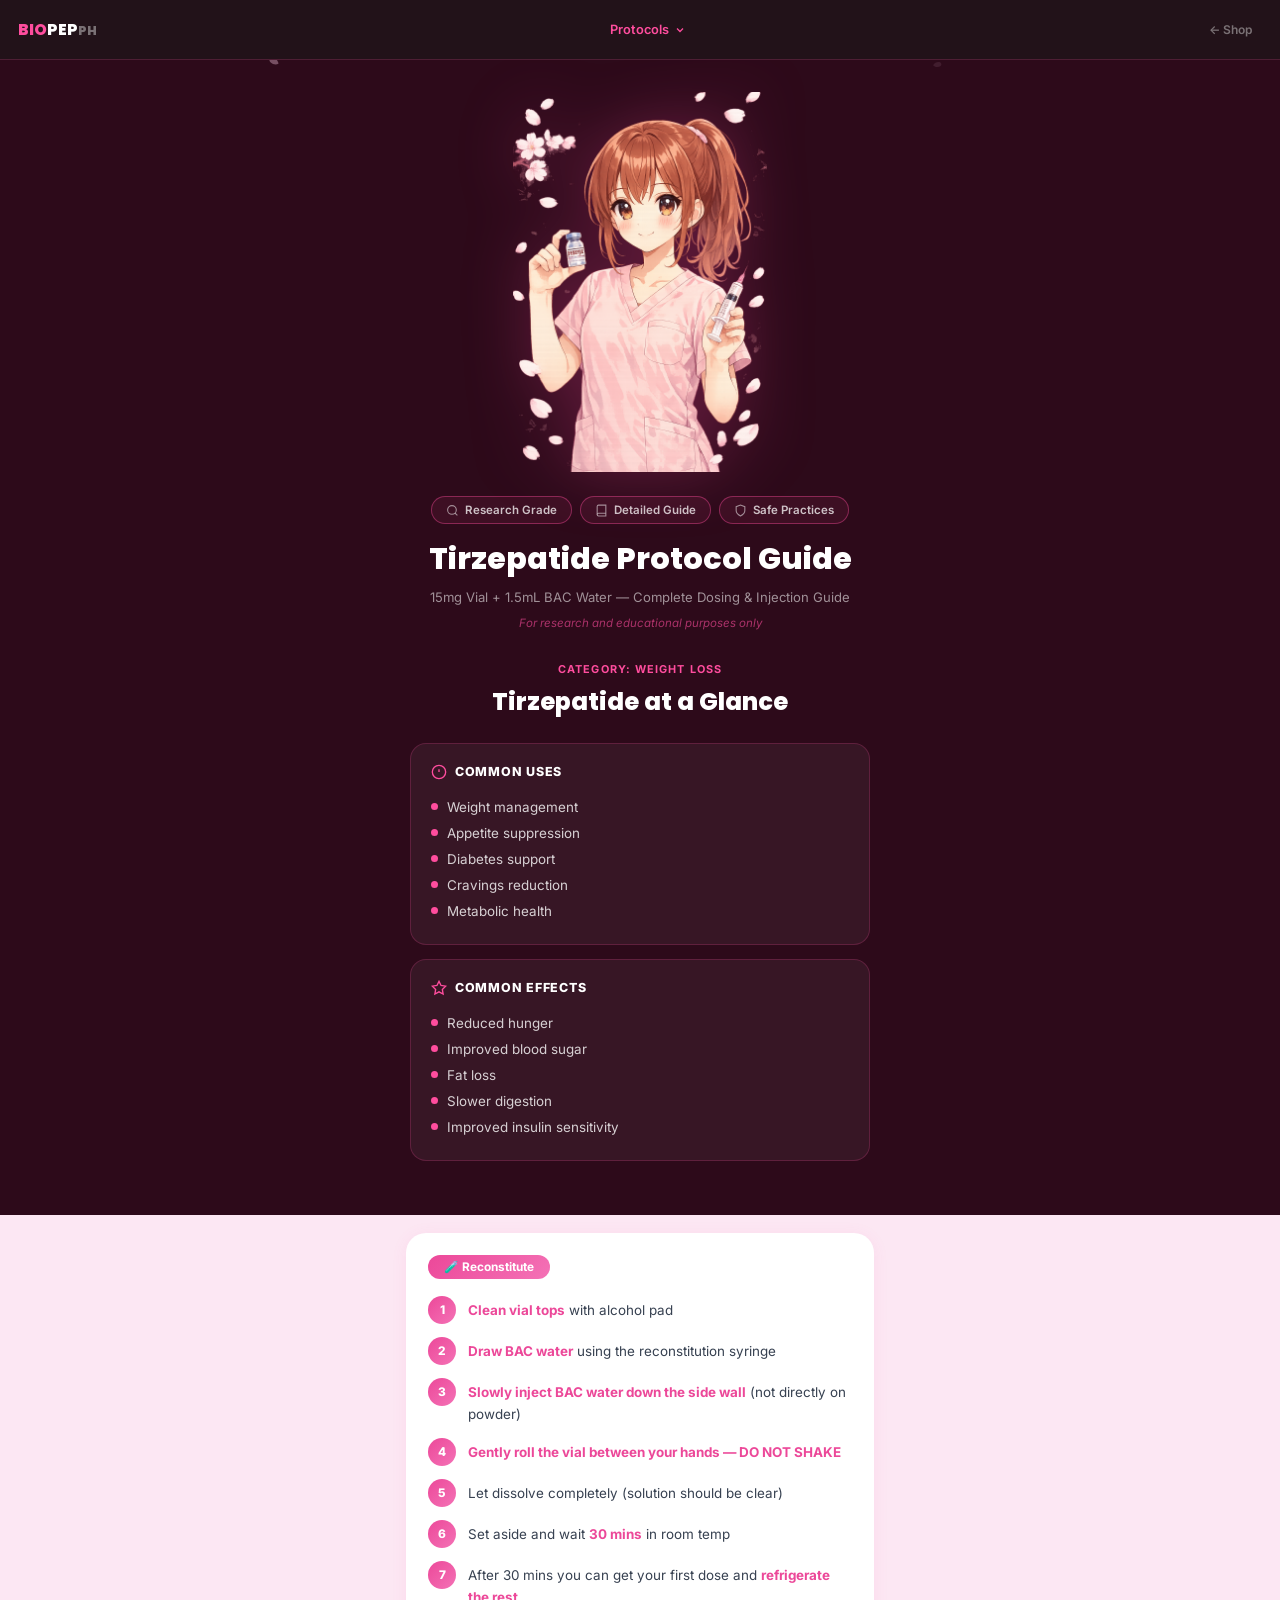
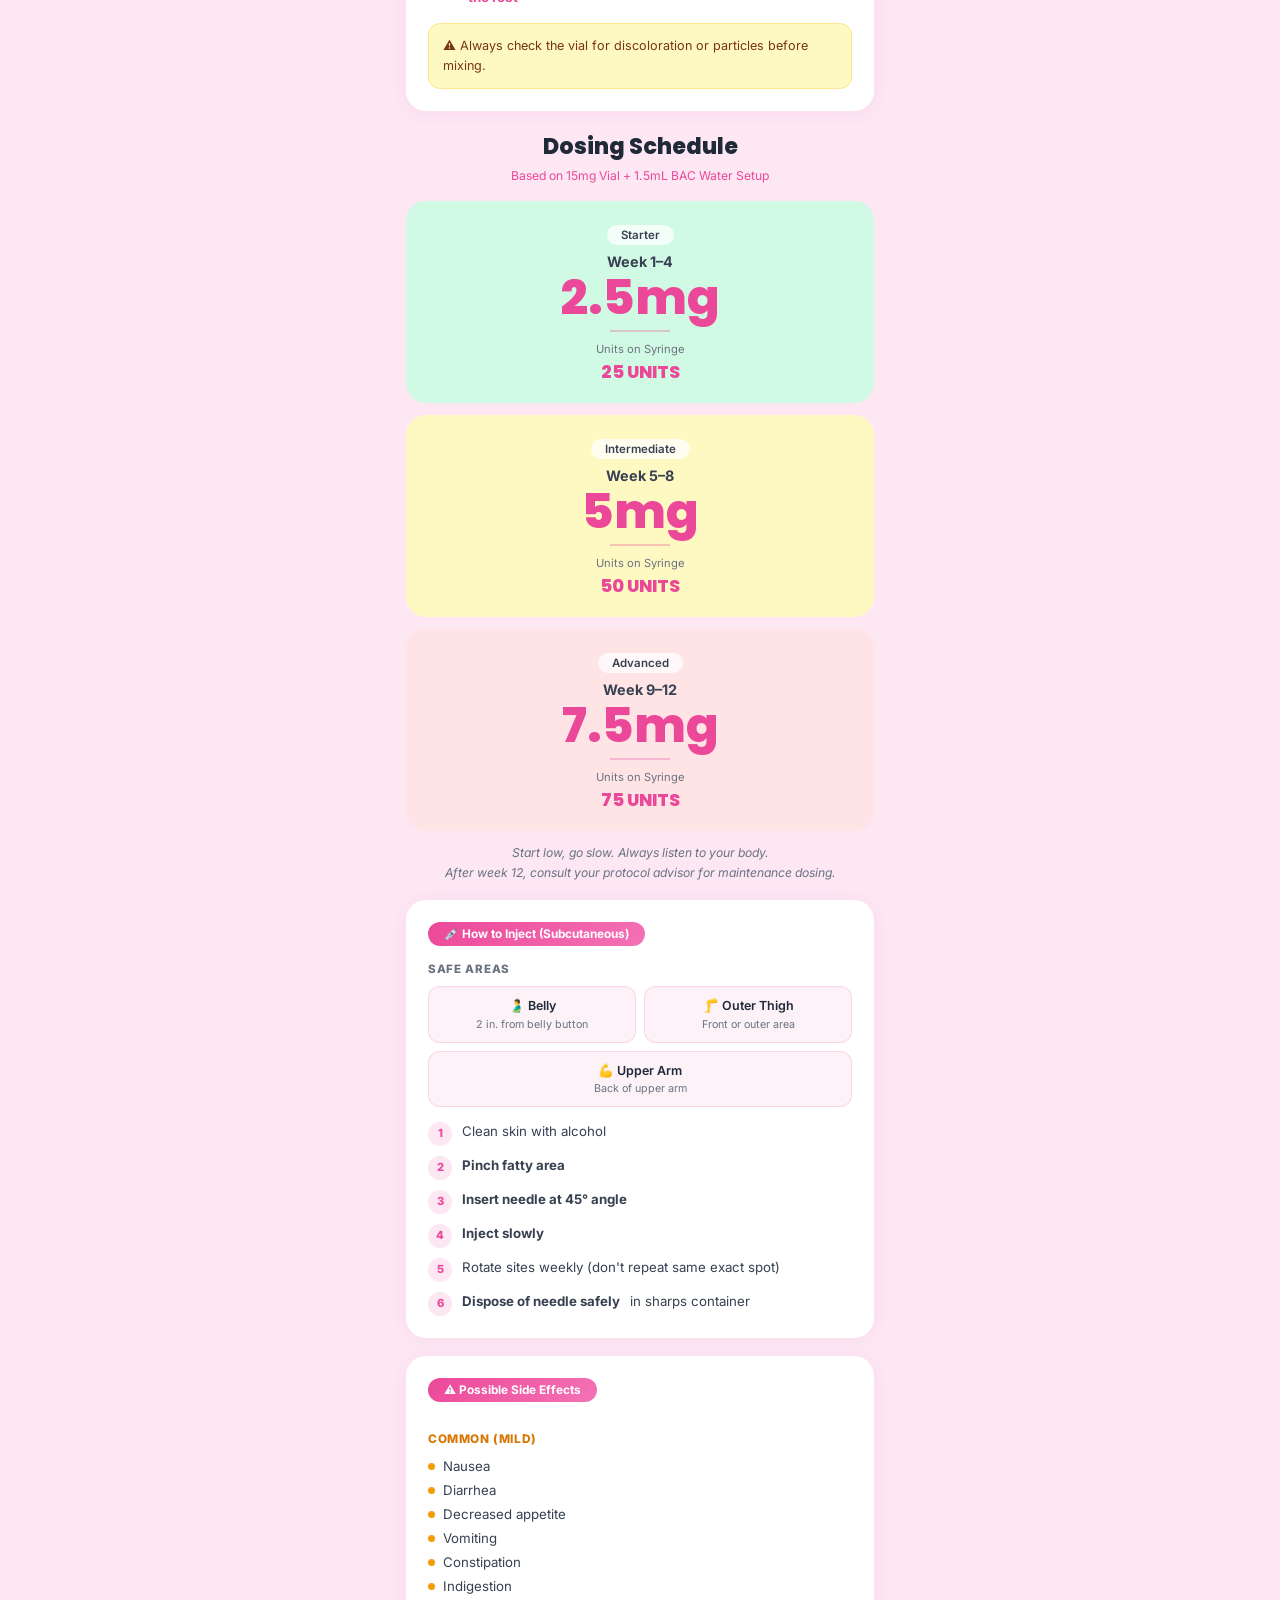
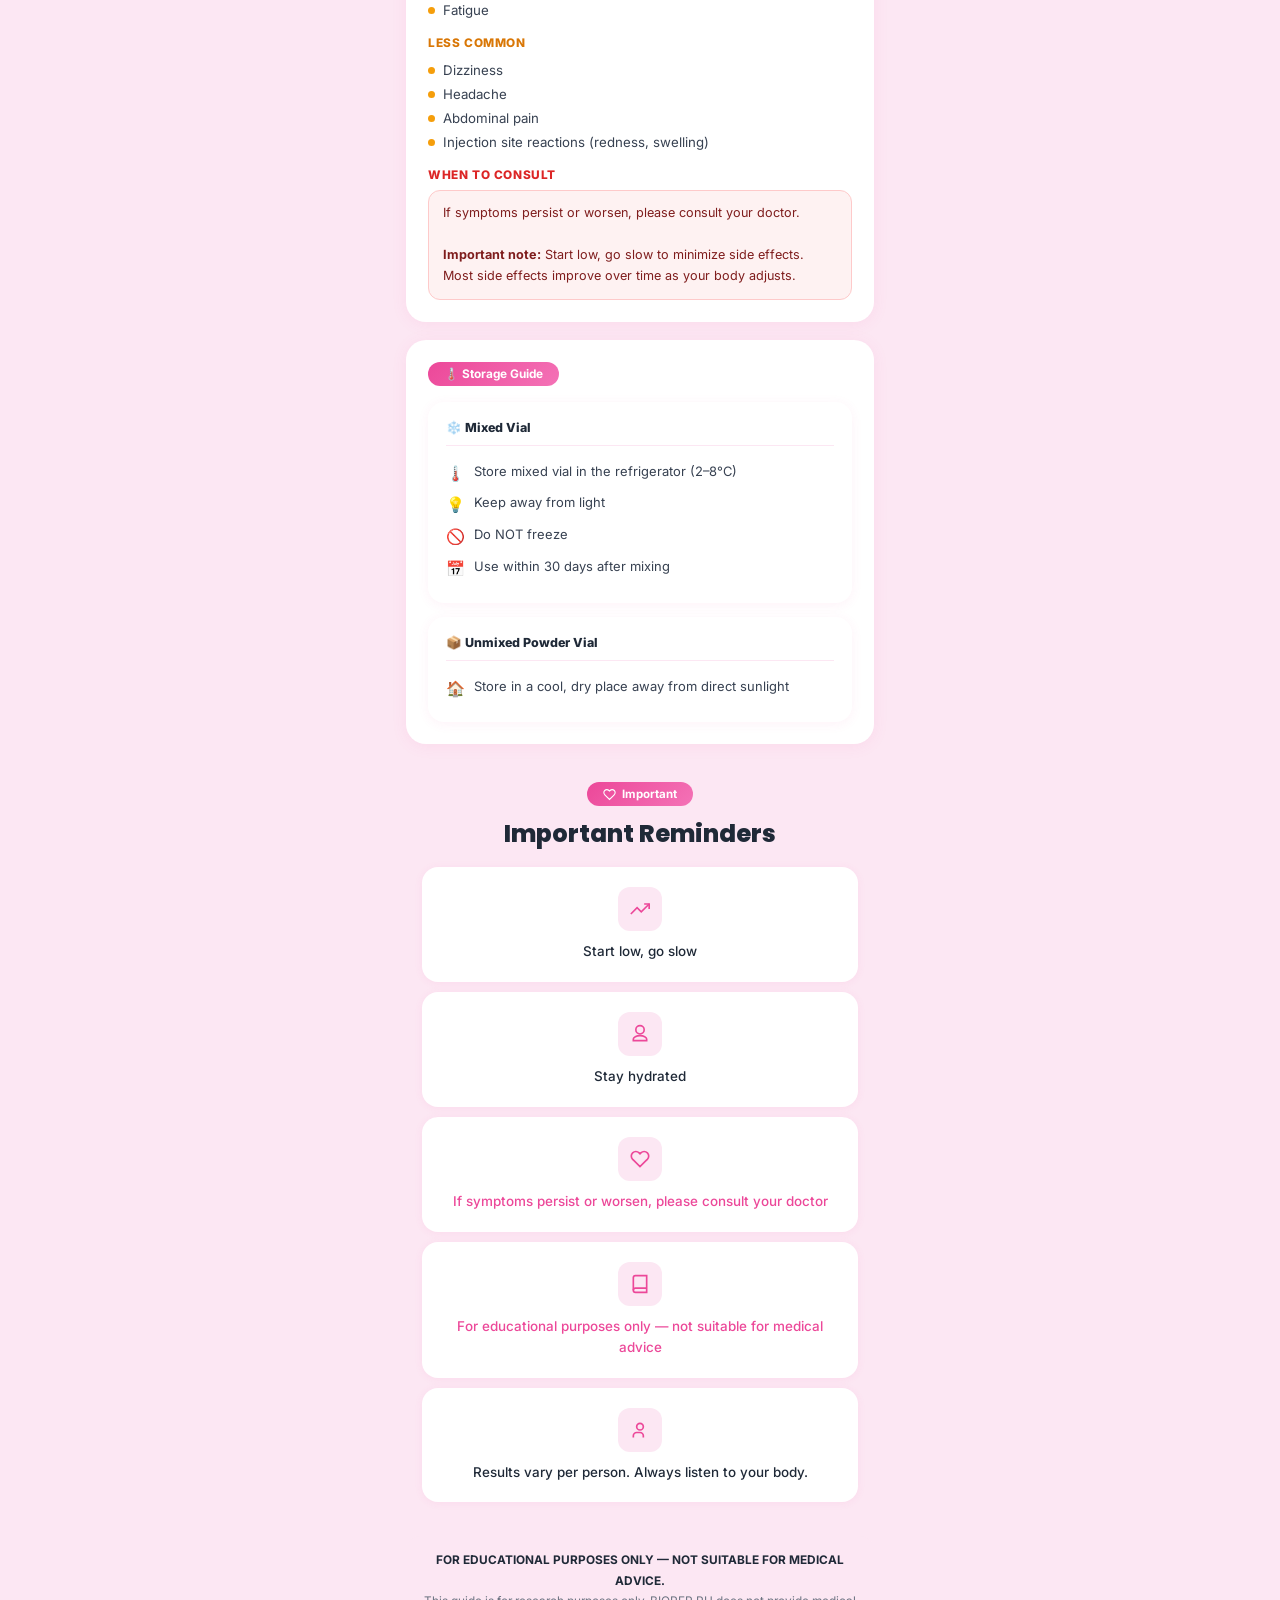
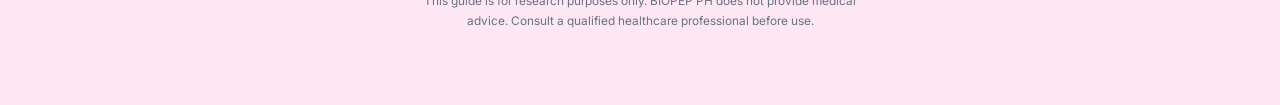
<file: guidelines.html>
<!DOCTYPE html>
<html lang="en">
<head>
  <meta charset="UTF-8">
  <meta name="viewport" content="width=device-width, initial-scale=1.0">
  <meta name="color-scheme" content="light">
  <title>Tirzepatide Protocol | BIOPEP PH</title>
  <link rel="icon" type="image/svg+xml" href="images/favicon.svg">
  <link rel="preconnect" href="https://fonts.googleapis.com">
  <link rel="preconnect" href="https://fonts.gstatic.com" crossorigin>
  <link href="https://fonts.googleapis.com/css2?family=Inter:wght@400;500;600;700&family=Poppins:wght@700;800&display=swap" rel="stylesheet">
  <!-- Google tag (gtag.js) -->
  <script async src="https://www.googletagmanager.com/gtag/js?id=G-99KWCP7494"></script>
  <script>
    window.dataLayer = window.dataLayer || [];
    function gtag(){dataLayer.push(arguments);}
    gtag('js', new Date());
    gtag('config', 'G-99KWCP7494');
  </script>
  <style>
    *,*::before,*::after{box-sizing:border-box;margin:0;padding:0}
    body{background:#fce7f3;font-family:'Inter',sans-serif;color:#1f2937;min-height:100vh}
    a{text-decoration:none;color:inherit}

    /* SAKURA */
    #sakura{position:fixed;top:0;left:0;width:100%;height:100%;pointer-events:none;z-index:50}

    /* NAVBAR */
    .navbar{
      position:fixed;top:0;left:0;right:0;z-index:200;
      background:rgba(26,10,16,.96);backdrop-filter:blur(12px);
      border-bottom:1px solid rgba(255,77,158,.2);
      height:60px;display:flex;align-items:center;padding:0 18px;gap:12px;
    }
    .nav-logo{font-family:'Poppins',sans-serif;font-weight:800;font-size:1rem;color:#fff;white-space:nowrap}
    .nav-logo .bio{color:#ff4d9e}.nav-logo .ph{color:rgba(255,255,255,.4);font-size:.8em}
    .nav-center{flex:1;display:flex;justify-content:center}
    .nav-proto{position:relative}
    .nav-toggle{
      display:flex;align-items:center;gap:5px;background:none;border:none;cursor:pointer;
      font-family:'Inter',sans-serif;font-size:.8rem;font-weight:600;color:#ff4d9e;
      padding:7px 13px;border-radius:8px;transition:background .2s;
    }
    .nav-toggle:hover{background:rgba(255,77,158,.12)}
    .nav-toggle svg{width:12px;height:12px;transition:transform .2s;flex-shrink:0}
    .nav-toggle.open svg{transform:rotate(180deg)}
    .nav-dd{
      position:absolute;top:calc(100% + 6px);left:50%;transform:translateX(-50%);
      min-width:176px;background:rgba(26,10,16,.98);backdrop-filter:blur(12px);
      border:1px solid rgba(255,77,158,.2);border-radius:12px;overflow:hidden;
      box-shadow:0 8px 32px rgba(0,0,0,.5);display:none;flex-direction:column;
    }
    .nav-dd.open{display:flex}
    .nav-dd-item{
      background:none;border:none;cursor:pointer;padding:10px 16px;text-align:left;
      font-family:'Inter',sans-serif;font-size:.8rem;font-weight:500;color:rgba(255,255,255,.6);
      transition:background .15s,color .15s;
    }
    .nav-dd-item:hover,.nav-dd-item.active{background:rgba(255,77,158,.1);color:#ff4d9e;font-weight:600}
    .nav-back{
      font-family:'Inter',sans-serif;font-size:.75rem;font-weight:600;
      color:rgba(255,255,255,.4);padding:6px 10px;border-radius:7px;transition:color .2s,background .2s;white-space:nowrap;
    }
    .nav-back:hover{color:#ff4d9e;background:rgba(255,77,158,.1)}

    /* PROTOCOL WRAPPER */
    .proto{display:none;padding-top:60px;position:relative;z-index:1}
    .proto.active{display:block}

    /* ── DARK ZONE (hero + glance) ── */
    .dark-zone{background:#2d0a1a;position:relative;overflow:hidden;padding-bottom:40px}

    /* HERO */
    .hero{
      display:flex;flex-direction:column;align-items:center;
      padding:32px 20px 0;text-align:center;position:relative;z-index:1;
    }
    .hero-img{
      width:100%;max-width:340px;max-height:380px;object-fit:contain;
      margin-bottom:24px;filter:drop-shadow(0 0 30px rgba(255,77,158,.25));
    }
    .hero-badges{display:flex;flex-wrap:wrap;justify-content:center;gap:8px;margin-bottom:18px}
    .hero-badge{
      display:inline-flex;align-items:center;gap:6px;
      padding:6px 14px;border-radius:20px;
      font-size:.72rem;font-weight:600;
      border:1px solid rgba(255,77,158,.4);color:rgba(255,255,255,.75);
      background:rgba(255,77,158,.08);
    }
    .hero-badge svg{width:13px;height:13px;opacity:.7}
    .hero-title{
      font-family:'Poppins',sans-serif;font-weight:800;
      font-size:1.9rem;color:#fff;line-height:1.15;margin-bottom:10px;
    }
    .hero-sub{font-size:.82rem;color:rgba(255,255,255,.55);line-height:1.6;margin-bottom:8px}
    .hero-disc{font-size:.72rem;font-style:italic;color:rgba(255,77,158,.6)}

    /* GLANCE */
    .glance{padding:32px 20px 0;max-width:500px;margin:0 auto}
    .glance-cat{font-size:.68rem;font-weight:700;color:#ff4d9e;text-transform:uppercase;letter-spacing:.1em;text-align:center;margin-bottom:8px}
    .glance-title{font-family:'Poppins',sans-serif;font-size:1.5rem;font-weight:800;color:#fff;text-align:center;margin-bottom:24px}
    .glance-card{
      background:rgba(255,255,255,.05);border:1px solid rgba(255,77,158,.2);
      border-radius:16px;padding:20px;margin-bottom:14px;
    }
    .glance-card-title{display:flex;align-items:center;gap:8px;font-size:.78rem;font-weight:800;color:#fff;text-transform:uppercase;letter-spacing:.06em;margin-bottom:14px}
    .glance-card-title svg{width:16px;height:16px;color:#ff4d9e}
    .glance-item{display:flex;align-items:center;gap:9px;font-size:.84rem;color:rgba(255,255,255,.8);padding:5px 0}
    .gdot{width:7px;height:7px;border-radius:50%;background:#ff4d9e;flex-shrink:0}

    /* ── LIGHT ZONE ── */
    .light-zone{background:#fce7f3;padding:0 16px 60px;max-width:500px;margin:0 auto}

    /* SECTION CARD */
    .scard{background:#fff;border-radius:20px;padding:22px;margin-top:18px;box-shadow:0 2px 16px rgba(236,72,153,.08)}

    /* SECTION BADGE */
    .sbadge{
      display:inline-flex;align-items:center;gap:7px;
      background:linear-gradient(135deg,#ec4899,#f472b6);
      color:#fff;border-radius:20px;padding:5px 16px;
      font-size:.74rem;font-weight:700;margin-bottom:16px;
    }

    /* STEPS */
    .steps{display:flex;flex-direction:column;gap:12px}
    .step{display:flex;gap:12px;align-items:flex-start}
    .step-n{
      width:28px;height:28px;min-width:28px;border-radius:50%;
      background:linear-gradient(135deg,#ec4899,#f472b6);
      color:#fff;display:flex;align-items:center;justify-content:center;
      font-size:.74rem;font-weight:800;flex-shrink:0;margin-top:1px;
    }
    .step-t{font-size:.84rem;color:#374151;line-height:1.65;padding-top:4px}
    .step-t strong{color:#ec4899}
    .step-note{
      margin-top:14px;background:#fef9c3;border:1px solid #fde68a;
      border-radius:12px;padding:12px 14px;font-size:.79rem;color:#78350f;line-height:1.6;
    }

    /* DOSING TITLE (outside card) */
    .dose-section-title{
      text-align:center;margin-top:18px;margin-bottom:4px;
      font-family:'Poppins',sans-serif;font-size:1.4rem;font-weight:800;color:#1f2937;
    }
    .dose-section-sub{text-align:center;font-size:.76rem;color:#ec4899;margin-bottom:16px;line-height:1.5}

    /* DOSE CARDS (large, colored bg, stacked) */
    .dose-cards{display:flex;flex-direction:column;gap:12px}
    .dose-card{
      border-radius:20px;padding:22px 20px 18px;text-align:center;position:relative;
    }
    .dose-card.mint{background:#d1fae5}
    .dose-card.yellow{background:#fef9c3}
    .dose-card.peach{background:#ffe4e6}
    .dose-card.lavender{background:#ede9fe}
    .dose-card.sky{background:#dbeafe}
    .dose-phase{
      display:inline-block;background:rgba(255,255,255,.75);
      border-radius:20px;padding:3px 14px;font-size:.72rem;font-weight:600;color:#374151;
      margin-bottom:8px;
    }
    .dose-week{font-size:.9rem;font-weight:700;color:#374151;margin-bottom:4px}
    .dose-mg{
      font-family:'Poppins',sans-serif;font-size:3rem;font-weight:800;
      color:#ec4899;line-height:1;margin-bottom:8px;
    }
    .dose-divider{width:60px;height:2px;background:rgba(236,72,153,.3);margin:0 auto 10px}
    .dose-units-label{font-size:.7rem;color:#6b7280;margin-bottom:3px}
    .dose-units{font-family:'Poppins',sans-serif;font-size:1.1rem;font-weight:800;color:#ec4899}
    .dose-foot{font-size:.76rem;color:#6b7280;font-style:italic;text-align:center;margin-top:12px;line-height:1.6}

    /* INJECT */
    .inject-label{font-size:.72rem;font-weight:800;color:#6b7280;text-transform:uppercase;letter-spacing:.06em;margin-bottom:10px}
    .safe-grid{display:grid;grid-template-columns:1fr 1fr;gap:8px;margin-bottom:8px}
    .safe-full{margin-top:8px}
    .safe-chip{
      background:#fdf2f8;border:1.5px solid rgba(236,72,153,.18);border-radius:12px;
      padding:10px 8px;text-align:center;font-size:.78rem;font-weight:600;color:#1f2937;line-height:1.4;
    }
    .safe-chip small{display:block;font-size:.67rem;color:#6b7280;font-weight:400;margin-top:2px}
    .tips{display:flex;flex-direction:column;gap:9px;margin-top:14px}
    .tip{display:flex;gap:10px;align-items:flex-start;font-size:.83rem;color:#374151;line-height:1.6}
    .tip-n{
      width:24px;height:24px;min-width:24px;border-radius:50%;
      background:#fce7f3;color:#ec4899;
      display:flex;align-items:center;justify-content:center;
      font-size:.7rem;font-weight:800;flex-shrink:0;margin-top:1px;
    }

    /* SIDE EFFECTS */
    .fx-label{font-size:.74rem;font-weight:800;text-transform:uppercase;letter-spacing:.05em;margin-bottom:8px;margin-top:14px}
    .fx-label.amber{color:#d97706}.fx-label.red{color:#dc2626}
    .fx-item{display:flex;align-items:center;gap:8px;font-size:.83rem;color:#374151;padding:4px 0}
    .fdot{width:7px;height:7px;border-radius:50%;flex-shrink:0}
    .fdot.amber{background:#f59e0b}.fdot.red{background:#ef4444}
    .consult-box{background:#fef2f2;border:1px solid #fecaca;border-radius:12px;padding:12px 14px;font-size:.79rem;color:#7f1d1d;line-height:1.65;margin-top:8px}

    /* STORAGE */
    .storage-list{display:flex;flex-direction:column;gap:11px}
    .storage-item{display:flex;gap:10px;align-items:flex-start;font-size:.83rem;color:#374151;line-height:1.55}
    .s-ico{font-size:1.1rem;flex-shrink:0;margin-top:1px}

    /* REMINDERS */
    .reminders{
      background:#fef9c3;border:1.5px solid #fde68a;border-radius:20px;
      padding:18px 20px;margin-top:18px;
    }
    .rem-title{font-size:.72rem;font-weight:800;text-transform:uppercase;letter-spacing:.07em;color:#92400e;margin-bottom:12px}
    .rem-item{display:flex;gap:10px;align-items:flex-start;font-size:.82rem;color:#78350f;line-height:1.55;padding:4px 0}
    .r-ico{font-size:.95rem;flex-shrink:0;margin-top:1px}

    /* DISCLAIMER */
    .disclaimer{background:#fce7f3;border-radius:14px;padding:14px;font-size:.74rem;color:#6b7280;text-align:center;line-height:1.7;margin-top:14px}
    .disclaimer strong{color:#1f2937}

    /* TOPICAL ALERT */
    .topical-alert{background:#fce7f3;border:1.5px solid rgba(236,72,153,.35);border-radius:12px;padding:10px 14px;font-size:.78rem;font-weight:700;color:#9d174d;margin-bottom:14px;text-align:center}

    /* STORAGE LABELED CARDS */
    .storage-section{display:flex;flex-direction:column;gap:14px}
    .storage-lcard{background:#fff;border-radius:16px;padding:18px;box-shadow:0 2px 12px rgba(236,72,153,.07)}
    .storage-lcard-title{font-size:.78rem;font-weight:800;color:#1f2937;margin-bottom:12px;padding-bottom:10px;border-bottom:1.5px solid #fce7f3}
    .storage-lrow{display:flex;gap:9px;align-items:flex-start;font-size:.81rem;color:#374151;padding:4px 0;line-height:1.5}
    .sl-ico{font-size:.95rem;flex-shrink:0;margin-top:1px}

    /* REMINDER CARDS v2 */
    .reminders-v2{background:#fce7f3;padding:20px 16px;margin-top:18px;max-width:500px;margin-left:auto;margin-right:auto}
    .rem-v2-top{text-align:center;margin-bottom:16px}
    .rem-v2-badge{display:inline-flex;align-items:center;gap:6px;background:linear-gradient(135deg,#ec4899,#f472b6);color:#fff;border-radius:20px;padding:5px 16px;font-size:.72rem;font-weight:700;margin-bottom:10px}
    .rem-v2-title{font-family:'Poppins',sans-serif;font-size:1.5rem;font-weight:800;color:#1f2937}
    .rem-v2-cards{display:flex;flex-direction:column;gap:10px}
    .rem-v2-card{background:#fff;border-radius:16px;padding:20px 16px;text-align:center;box-shadow:0 1px 8px rgba(236,72,153,.07)}
    .rem-v2-icon{width:44px;height:44px;background:#fce7f3;border-radius:12px;display:flex;align-items:center;justify-content:center;margin:0 auto 10px}
    .rem-v2-icon svg{width:20px;height:20px;color:#ec4899}
    .rem-v2-text{font-size:.84rem;color:#1f2937;line-height:1.55;font-weight:500}
    .rem-v2-text.pink{color:#ec4899}

    @media(max-width:480px){
      .hero-title{font-size:1.6rem}
      .dose-mg{font-size:2.4rem}
      .safe-grid{grid-template-columns:1fr 1fr}
    }
  </style>
</head>
<body>
<canvas id="sakura"></canvas>

<!-- NAVBAR -->
<nav class="navbar">
  <a href="index.html" class="nav-logo"><span class="bio">BIO</span><span>PEP</span><span class="ph">PH</span></a>
  <div class="nav-center">
    <div class="nav-proto">
      <button class="nav-toggle" id="navToggle" onclick="toggleDD()">
        Protocols
        <svg viewBox="0 0 24 24" fill="none" stroke="currentColor" stroke-width="2.5"><polyline points="6,9 12,15 18,9"/></svg>
      </button>
      <div class="nav-dd" id="navDD">
        <button class="nav-dd-item active" data-p="tirz"  onclick="go('tirz')">Tirzepatide 15mg</button>
        <button class="nav-dd-item"        data-p="reta"  onclick="go('reta')">Retatrutide 15mg</button>
        <button class="nav-dd-item"        data-p="kpv"   onclick="go('kpv')">KPV 10mg</button>
        <button class="nav-dd-item"        data-p="snap8" onclick="go('snap8')">Snap-8 10mg</button>
        <button class="nav-dd-item"        data-p="ghkcu" onclick="go('ghkcu')">GHK-Cu 50mg</button>
        <button class="nav-dd-item"        data-p="nad"   onclick="go('nad')">NAD+ 100mg</button>
        <button class="nav-dd-item"        data-p="gluta" onclick="go('gluta')">💖 KOREAN GLUTAONE 1200MG</button>
      </div>
    </div>
  </div>
  <a href="index.html" class="nav-back">← Shop</a>
</nav>

<!-- ════════════════ TIRZEPATIDE ════════════════ -->
<div class="proto active" id="proto-tirz">
  <div class="dark-zone">
    <div class="hero">
      <img src="images/hero-tirz.png" class="hero-img" alt="">
      <div class="hero-badges">
        <span class="hero-badge"><svg viewBox="0 0 24 24" fill="none" stroke="currentColor" stroke-width="2"><circle cx="11" cy="11" r="8"/><path d="m21 21-4.35-4.35"/></svg>Research Grade</span>
        <span class="hero-badge"><svg viewBox="0 0 24 24" fill="none" stroke="currentColor" stroke-width="2"><path d="M4 19.5A2.5 2.5 0 0 1 6.5 17H20"/><path d="M6.5 2H20v20H6.5A2.5 2.5 0 0 1 4 19.5v-15A2.5 2.5 0 0 1 6.5 2z"/></svg>Detailed Guide</span>
        <span class="hero-badge"><svg viewBox="0 0 24 24" fill="none" stroke="currentColor" stroke-width="2"><path d="M12 22s8-4 8-10V5l-8-3-8 3v7c0 6 8 10 8 10z"/></svg>Safe Practices</span>
      </div>
      <h1 class="hero-title">Tirzepatide Protocol Guide</h1>
      <p class="hero-sub">15mg Vial + 1.5mL BAC Water — Complete Dosing &amp; Injection Guide</p>
      <p class="hero-disc">For research and educational purposes only</p>
    </div>
    <div class="glance">
      <div class="glance-cat">Category: Weight Loss</div>
      <div class="glance-title">Tirzepatide at a Glance</div>
      <div class="glance-card">
        <div class="glance-card-title">
          <svg viewBox="0 0 24 24" fill="none" stroke="currentColor" stroke-width="2"><circle cx="12" cy="12" r="10"/><path d="M12 8v4m0 4h.01"/></svg>
          Common Uses
        </div>
        <div class="glance-item"><div class="gdot"></div>Weight management</div>
        <div class="glance-item"><div class="gdot"></div>Appetite suppression</div>
        <div class="glance-item"><div class="gdot"></div>Diabetes support</div>
        <div class="glance-item"><div class="gdot"></div>Cravings reduction</div>
        <div class="glance-item"><div class="gdot"></div>Metabolic health</div>
      </div>
      <div class="glance-card">
        <div class="glance-card-title">
          <svg viewBox="0 0 24 24" fill="none" stroke="currentColor" stroke-width="2"><path d="M12 2l3.09 6.26L22 9.27l-5 4.87 1.18 6.88L12 17.77l-6.18 3.25L7 14.14 2 9.27l6.91-1.01L12 2z"/></svg>
          Common Effects
        </div>
        <div class="glance-item"><div class="gdot"></div>Reduced hunger</div>
        <div class="glance-item"><div class="gdot"></div>Improved blood sugar</div>
        <div class="glance-item"><div class="gdot"></div>Fat loss</div>
        <div class="glance-item"><div class="gdot"></div>Slower digestion</div>
        <div class="glance-item"><div class="gdot"></div>Improved insulin sensitivity</div>
      </div>
    </div>
  </div>

  <div class="light-zone">
    <div class="scard">
      <div class="sbadge">🧪 Reconstitute</div>
      <div class="steps">
        <div class="step"><div class="step-n">1</div><div class="step-t"><strong>Clean vial tops</strong> with alcohol pad</div></div>
        <div class="step"><div class="step-n">2</div><div class="step-t"><strong>Draw BAC water</strong> using the reconstitution syringe</div></div>
        <div class="step"><div class="step-n">3</div><div class="step-t"><strong>Slowly inject BAC water down the side wall</strong> (not directly on powder)</div></div>
        <div class="step"><div class="step-n">4</div><div class="step-t"><strong>Gently roll the vial between your hands — DO NOT SHAKE</strong></div></div>
        <div class="step"><div class="step-n">5</div><div class="step-t">Let dissolve completely (solution should be clear)</div></div>
        <div class="step"><div class="step-n">6</div><div class="step-t">Set aside and wait <strong>30 mins</strong> in room temp</div></div>
        <div class="step"><div class="step-n">7</div><div class="step-t">After 30 mins you can get your first dose and <strong>refrigerate the rest</strong></div></div>
      </div>
      <div class="step-note">⚠️ Always check the vial for discoloration or particles before mixing.</div>
    </div>

    <div class="dose-section-title">Dosing Schedule</div>
    <div class="dose-section-sub">Based on 15mg Vial + 1.5mL BAC Water Setup</div>
    <div class="dose-cards">
      <div class="dose-card mint">
        <div class="dose-phase">Starter</div>
        <div class="dose-week">Week 1–4</div>
        <div class="dose-mg">2.5mg</div>
        <div class="dose-divider"></div>
        <div class="dose-units-label">Units on Syringe</div>
        <div class="dose-units">25 UNITS</div>
      </div>
      <div class="dose-card yellow">
        <div class="dose-phase">Intermediate</div>
        <div class="dose-week">Week 5–8</div>
        <div class="dose-mg">5mg</div>
        <div class="dose-divider"></div>
        <div class="dose-units-label">Units on Syringe</div>
        <div class="dose-units">50 UNITS</div>
      </div>
      <div class="dose-card peach">
        <div class="dose-phase">Advanced</div>
        <div class="dose-week">Week 9–12</div>
        <div class="dose-mg">7.5mg</div>
        <div class="dose-divider"></div>
        <div class="dose-units-label">Units on Syringe</div>
        <div class="dose-units">75 UNITS</div>
      </div>
    </div>
    <p class="dose-foot">Start low, go slow. Always listen to your body.<br>After week 12, consult your protocol advisor for maintenance dosing.</p>

    <div class="scard">
      <div class="sbadge">💉 How to Inject (Subcutaneous)</div>
      <div class="inject-label">Safe Areas</div>
      <div class="safe-grid">
        <div class="safe-chip">🫃 Belly<small>2 in. from belly button</small></div>
        <div class="safe-chip">🦵 Outer Thigh<small>Front or outer area</small></div>
      </div>
      <div class="safe-chip">💪 Upper Arm<small>Back of upper arm</small></div>
      <div class="tips">
        <div class="tip"><div class="tip-n">1</div>Clean skin with alcohol</div>
        <div class="tip"><div class="tip-n">2</div><strong>Pinch fatty area</strong></div>
        <div class="tip"><div class="tip-n">3</div><strong>Insert needle at 45° angle</strong></div>
        <div class="tip"><div class="tip-n">4</div><strong>Inject slowly</strong></div>
        <div class="tip"><div class="tip-n">5</div>Rotate sites weekly (don't repeat same exact spot)</div>
        <div class="tip"><div class="tip-n">6</div><strong>Dispose of needle safely</strong> in sharps container</div>
      </div>
    </div>

    <div class="scard">
      <div class="sbadge">⚠️ Possible Side Effects</div>
      <div class="fx-label amber">Common (Mild)</div>
      <div class="fx-item"><div class="fdot amber"></div>Nausea</div>
      <div class="fx-item"><div class="fdot amber"></div>Diarrhea</div>
      <div class="fx-item"><div class="fdot amber"></div>Decreased appetite</div>
      <div class="fx-item"><div class="fdot amber"></div>Vomiting</div>
      <div class="fx-item"><div class="fdot amber"></div>Constipation</div>
      <div class="fx-item"><div class="fdot amber"></div>Indigestion</div>
      <div class="fx-item"><div class="fdot amber"></div>Fatigue</div>
      <div class="fx-label amber">Less Common</div>
      <div class="fx-item"><div class="fdot amber"></div>Dizziness</div>
      <div class="fx-item"><div class="fdot amber"></div>Headache</div>
      <div class="fx-item"><div class="fdot amber"></div>Abdominal pain</div>
      <div class="fx-item"><div class="fdot amber"></div>Injection site reactions (redness, swelling)</div>
      <div class="fx-label red">When to Consult</div>
      <div class="consult-box">If symptoms persist or worsen, please consult your doctor.<br><br><strong>Important note:</strong> Start low, go slow to minimize side effects. Most side effects improve over time as your body adjusts.</div>
    </div>

    <div class="scard">
      <div class="sbadge">🌡️ Storage Guide</div>
      <div class="storage-section">
        <div class="storage-lcard">
          <div class="storage-lcard-title">❄️ Mixed Vial</div>
          <div class="storage-lrow"><div class="sl-ico">🌡️</div><div>Store mixed vial in the refrigerator (2–8°C)</div></div>
          <div class="storage-lrow"><div class="sl-ico">💡</div><div>Keep away from light</div></div>
          <div class="storage-lrow"><div class="sl-ico">🚫</div><div>Do NOT freeze</div></div>
          <div class="storage-lrow"><div class="sl-ico">📅</div><div>Use within 30 days after mixing</div></div>
        </div>
        <div class="storage-lcard">
          <div class="storage-lcard-title">📦 Unmixed Powder Vial</div>
          <div class="storage-lrow"><div class="sl-ico">🏠</div><div>Store in a cool, dry place away from direct sunlight</div></div>
        </div>
      </div>
    </div>

    <div class="reminders-v2">
      <div class="rem-v2-top">
        <div class="rem-v2-badge">
          <svg viewBox="0 0 24 24" fill="none" stroke="currentColor" stroke-width="2" style="width:13px;height:13px"><path d="M20.84 4.61a5.5 5.5 0 0 0-7.78 0L12 5.67l-1.06-1.06a5.5 5.5 0 0 0-7.78 7.78l1.06 1.06L12 21.23l7.78-7.78 1.06-1.06a5.5 5.5 0 0 0 0-7.78z"/></svg>
          Important
        </div>
        <div class="rem-v2-title">Important Reminders</div>
      </div>
      <div class="rem-v2-cards">
        <div class="rem-v2-card">
          <div class="rem-v2-icon"><svg viewBox="0 0 24 24" fill="none" stroke="currentColor" stroke-width="2"><polyline points="23,6 13.5,15.5 8.5,10.5 1,18"/><polyline points="17,6 23,6 23,12"/></svg></div>
          <div class="rem-v2-text">Start low, go slow</div>
        </div>
        <div class="rem-v2-card">
          <div class="rem-v2-icon"><svg viewBox="0 0 24 24" fill="none" stroke="currentColor" stroke-width="2"><path d="M12 2a5 5 0 0 1 5 5c0 2.76-2.24 5-5 5S7 9.76 7 7a5 5 0 0 1 5-5z"/><path d="M12 14c-4.42 0-8 1.79-8 4v2h16v-2c0-2.21-3.58-4-8-4z"/></svg></div>
          <div class="rem-v2-text">Stay hydrated</div>
        </div>
        <div class="rem-v2-card">
          <div class="rem-v2-icon"><svg viewBox="0 0 24 24" fill="none" stroke="currentColor" stroke-width="2"><path d="M20.84 4.61a5.5 5.5 0 0 0-7.78 0L12 5.67l-1.06-1.06a5.5 5.5 0 0 0-7.78 7.78l1.06 1.06L12 21.23l7.78-7.78 1.06-1.06a5.5 5.5 0 0 0 0-7.78z"/></svg></div>
          <div class="rem-v2-text pink">If symptoms persist or worsen, please consult your doctor</div>
        </div>
        <div class="rem-v2-card">
          <div class="rem-v2-icon"><svg viewBox="0 0 24 24" fill="none" stroke="currentColor" stroke-width="2"><path d="M4 19.5A2.5 2.5 0 0 1 6.5 17H20"/><path d="M6.5 2H20v20H6.5A2.5 2.5 0 0 1 4 19.5v-15A2.5 2.5 0 0 1 6.5 2z"/></svg></div>
          <div class="rem-v2-text pink">For educational purposes only — not suitable for medical advice</div>
        </div>
        <div class="rem-v2-card">
          <div class="rem-v2-icon"><svg viewBox="0 0 24 24" fill="none" stroke="currentColor" stroke-width="2"><circle cx="12" cy="8" r="4"/><path d="M16 21v-2a4 4 0 0 0-4-4H8a4 4 0 0 0-4 4v2"/></svg></div>
          <div class="rem-v2-text">Results vary per person. Always listen to your body.</div>
        </div>
      </div>
    </div>
    <div class="disclaimer"><strong>FOR EDUCATIONAL PURPOSES ONLY — NOT SUITABLE FOR MEDICAL ADVICE.</strong><br>This guide is for research purposes only. BIOPEP PH does not provide medical advice. Consult a qualified healthcare professional before use.</div>
  </div>
</div>

<!-- ════════════════ RETATRUTIDE ════════════════ -->
<div class="proto" id="proto-reta">
  <div class="dark-zone">
    <div class="hero">
      <img src="images/hero-girl.png" class="hero-img" alt="">
      <div class="hero-badges">
        <span class="hero-badge"><svg viewBox="0 0 24 24" fill="none" stroke="currentColor" stroke-width="2"><circle cx="11" cy="11" r="8"/><path d="m21 21-4.35-4.35"/></svg>Research Grade</span>
        <span class="hero-badge"><svg viewBox="0 0 24 24" fill="none" stroke="currentColor" stroke-width="2"><path d="M4 19.5A2.5 2.5 0 0 1 6.5 17H20"/><path d="M6.5 2H20v20H6.5A2.5 2.5 0 0 1 4 19.5v-15A2.5 2.5 0 0 1 6.5 2z"/></svg>Detailed Guide</span>
        <span class="hero-badge"><svg viewBox="0 0 24 24" fill="none" stroke="currentColor" stroke-width="2"><path d="M12 22s8-4 8-10V5l-8-3-8 3v7c0 6 8 10 8 10z"/></svg>Safe Practices</span>
      </div>
      <h1 class="hero-title">Retatrutide Protocol Guide</h1>
      <p class="hero-sub">15mg Vial + 1.5mL BAC Water — Complete Dosing &amp; Injection Guide</p>
      <p class="hero-disc">For research and educational purposes only</p>
    </div>
    <div class="glance">
      <div class="glance-cat">Category: Weight Loss</div>
      <div class="glance-title">Retatrutide at a Glance</div>
      <div class="glance-card">
        <div class="glance-card-title"><svg viewBox="0 0 24 24" fill="none" stroke="currentColor" stroke-width="2"><circle cx="12" cy="12" r="10"/><path d="M12 8v4m0 4h.01"/></svg>Common Uses</div>
        <div class="glance-item"><div class="gdot"></div>Weight loss</div>
        <div class="glance-item"><div class="gdot"></div>Fat loss</div>
        <div class="glance-item"><div class="gdot"></div>Appetite suppression</div>
        <div class="glance-item"><div class="gdot"></div>Blood glucose regulation</div>
        <div class="glance-item"><div class="gdot"></div>Metabolic health</div>
      </div>
      <div class="glance-card">
        <div class="glance-card-title"><svg viewBox="0 0 24 24" fill="none" stroke="currentColor" stroke-width="2"><path d="M12 2l3.09 6.26L22 9.27l-5 4.87 1.18 6.88L12 17.77l-6.18 3.25L7 14.14 2 9.27l6.91-1.01L12 2z"/></svg>Common Effects</div>
        <div class="glance-item"><div class="gdot"></div>Reduced hunger</div>
        <div class="glance-item"><div class="gdot"></div>Fat loss acceleration</div>
        <div class="glance-item"><div class="gdot"></div>Improved blood sugar</div>
        <div class="glance-item"><div class="gdot"></div>Slower digestion</div>
        <div class="glance-item"><div class="gdot"></div>Improved insulin sensitivity</div>
      </div>
    </div>
  </div>
  <div class="light-zone">
    <div class="scard">
      <div class="sbadge">🧪 Reconstitute</div>
      <div class="steps">
        <div class="step"><div class="step-n">1</div><div class="step-t"><strong>Clean vial tops</strong> with alcohol pad</div></div>
        <div class="step"><div class="step-n">2</div><div class="step-t"><strong>Draw BAC water</strong> using the reconstitution syringe</div></div>
        <div class="step"><div class="step-n">3</div><div class="step-t"><strong>Slowly inject BAC water down the side wall</strong> (not directly on powder)</div></div>
        <div class="step"><div class="step-n">4</div><div class="step-t"><strong>Gently roll the vial between your hands — DO NOT SHAKE</strong></div></div>
        <div class="step"><div class="step-n">5</div><div class="step-t">Set aside and wait <strong>30 mins</strong> in room temp</div></div>
        <div class="step"><div class="step-n">6</div><div class="step-t">After 30 mins get your first dose and <strong>refrigerate the rest</strong></div></div>
      </div>
      <div class="step-note">⚠️ Always check the vial for discoloration or particles before mixing.</div>
    </div>
    <div class="dose-section-title">Dosing Schedule</div>
    <div class="dose-section-sub">Based on 15mg Vial + 1.5mL BAC Water Setup</div>
    <div class="dose-cards">
      <div class="dose-card mint"><div class="dose-phase">Starter</div><div class="dose-week">Week 1–2</div><div class="dose-mg">1.5mg</div><div class="dose-divider"></div><div class="dose-units-label">Units on Syringe</div><div class="dose-units">15 UNITS</div></div>
      <div class="dose-card yellow"><div class="dose-phase">Build Up</div><div class="dose-week">Week 3–4</div><div class="dose-mg">2mg</div><div class="dose-divider"></div><div class="dose-units-label">Units on Syringe</div><div class="dose-units">20 UNITS</div></div>
      <div class="dose-card peach"><div class="dose-phase">Intermediate</div><div class="dose-week">Week 5–6</div><div class="dose-mg">4mg</div><div class="dose-divider"></div><div class="dose-units-label">Units on Syringe</div><div class="dose-units">40 UNITS</div></div>
      <div class="dose-card lavender"><div class="dose-phase">Advanced</div><div class="dose-week">Week 7–8</div><div class="dose-mg">6mg</div><div class="dose-divider"></div><div class="dose-units-label">Units on Syringe</div><div class="dose-units">60 UNITS</div></div>
      <div class="dose-card sky"><div class="dose-phase">Intensive</div><div class="dose-week">Week 9+</div><div class="dose-mg">8mg</div><div class="dose-divider"></div><div class="dose-units-label">Units on Syringe</div><div class="dose-units">80 UNITS</div></div>
    </div>
    <p class="dose-foot">⚠️ Start low, go slow. After week 12, consult your protocol advisor for maintenance dosing.</p>
    <div class="scard">
      <div class="sbadge">💉 How to Inject (Subcutaneous)</div>
      <div class="inject-label">Safe Areas</div>
      <div class="safe-grid"><div class="safe-chip">🫃 Belly<small>2 in. from belly button</small></div><div class="safe-chip">🦵 Outer Thigh<small>Front or outer area</small></div></div>
      <div class="safe-chip">💪 Upper Arm<small>Back of upper arm</small></div>
      <div class="tips">
        <div class="tip"><div class="tip-n">1</div>Clean skin with alcohol pad and let dry</div>
        <div class="tip"><div class="tip-n">2</div><strong>Pinch fatty area</strong> at injection site</div>
        <div class="tip"><div class="tip-n">3</div><strong>Insert needle at 45° angle</strong></div>
        <div class="tip"><div class="tip-n">4</div><strong>Inject slowly</strong></div>
        <div class="tip"><div class="tip-n">5</div>Remove needle, press gently — do not rub</div>
        <div class="tip"><div class="tip-n">6</div><strong>Dispose of needle safely</strong> in sharps container</div>
        <div class="tip"><div class="tip-n">7</div>Rotate sites weekly</div>
      </div>
    </div>
    <div class="scard">
      <div class="sbadge">⚠️ Possible Side Effects</div>
      <div class="fx-label amber">Common (Mild)</div>
      <div class="fx-item"><div class="fdot amber"></div>Nausea</div>
      <div class="fx-item"><div class="fdot amber"></div>Decreased appetite</div>
      <div class="fx-item"><div class="fdot amber"></div>Indigestion</div>
      <div class="fx-item"><div class="fdot amber"></div>Constipation</div>
      <div class="fx-item"><div class="fdot amber"></div>Dizziness</div>
      <div class="fx-item"><div class="fdot amber"></div>Fatigue</div>
      <div class="fx-label red">When to Consult</div>
      <div class="consult-box">If symptoms persist or worsen, please consult your doctor.<br><br>Start low, go slow. Most side effects improve over time.</div>
    </div>
    <div class="scard">
      <div class="sbadge">🌡️ Storage</div>
      <div class="storage-list">
        <div class="storage-item"><div class="s-ico">❄️</div><div><strong>Mixed Solution:</strong> Refrigerate at 2–8°C. Use within 4–6 weeks.</div></div>
        <div class="storage-item"><div class="s-ico">🚫</div><div><strong>Do NOT freeze</strong> the liquid solution.</div></div>
        <div class="storage-item"><div class="s-ico">📦</div><div><strong>Unmixed:</strong> Cool, dry place away from light. Stable 2–3 years.</div></div>
      </div>
    </div>
    <div class="reminders">
      <div class="rem-title">⚡ Important Reminders</div>
      <div class="rem-item"><div class="r-ico">📅</div>Inject once weekly — same day each week recommended</div>
      <div class="rem-item"><div class="r-ico">🔄</div>Rotate injection sites weekly</div>
      <div class="rem-item"><div class="r-ico">🩺</div>After week 12, consult your protocol advisor</div>
    </div>
    <div class="disclaimer"><strong>FOR EDUCATIONAL PURPOSES ONLY — NOT SUITABLE FOR MEDICAL ADVICE.</strong><br>This guide is for research purposes only. BIOPEP PH does not provide medical advice.</div>
  </div>
</div>

<!-- ════════════════ KPV ════════════════ -->
<div class="proto" id="proto-kpv">
  <div class="dark-zone">
    <div class="hero">
      <img src="images/hero-kpv.png" class="hero-img" alt="">
      <div class="hero-badges">
        <span class="hero-badge"><svg viewBox="0 0 24 24" fill="none" stroke="currentColor" stroke-width="2"><circle cx="11" cy="11" r="8"/><path d="m21 21-4.35-4.35"/></svg>Research Grade</span>
        <span class="hero-badge"><svg viewBox="0 0 24 24" fill="none" stroke="currentColor" stroke-width="2"><path d="M4 19.5A2.5 2.5 0 0 1 6.5 17H20"/><path d="M6.5 2H20v20H6.5A2.5 2.5 0 0 1 4 19.5v-15A2.5 2.5 0 0 1 6.5 2z"/></svg>Detailed Guide</span>
        <span class="hero-badge"><svg viewBox="0 0 24 24" fill="none" stroke="currentColor" stroke-width="2"><path d="M12 22s8-4 8-10V5l-8-3-8 3v7c0 6 8 10 8 10z"/></svg>Safe Practices</span>
      </div>
      <h1 class="hero-title">KPV Protocol Guide</h1>
      <p class="hero-sub">10mg Vial + 2mL BAC Water — Complete Dosing &amp; Injection Guide</p>
      <p class="hero-disc">For research and educational purposes only</p>
    </div>
    <div class="glance">
      <div class="glance-cat">Category: Inflammation / Gut</div>
      <div class="glance-title">KPV at a Glance</div>
      <div class="glance-card">
        <div class="glance-card-title"><svg viewBox="0 0 24 24" fill="none" stroke="currentColor" stroke-width="2"><circle cx="12" cy="12" r="10"/><path d="M12 8v4m0 4h.01"/></svg>Common Uses</div>
        <div class="glance-item"><div class="gdot"></div>Gut health</div>
        <div class="glance-item"><div class="gdot"></div>Inflammation support</div>
        <div class="glance-item"><div class="gdot"></div>Skin support</div>
        <div class="glance-item"><div class="gdot"></div>Immune support</div>
        <div class="glance-item"><div class="gdot"></div>Recovery</div>
      </div>
      <div class="glance-card">
        <div class="glance-card-title"><svg viewBox="0 0 24 24" fill="none" stroke="currentColor" stroke-width="2"><path d="M12 2l3.09 6.26L22 9.27l-5 4.87 1.18 6.88L12 17.77l-6.18 3.25L7 14.14 2 9.27l6.91-1.01L12 2z"/></svg>Common Effects</div>
        <div class="glance-item"><div class="gdot"></div>Reduced inflammation</div>
        <div class="glance-item"><div class="gdot"></div>Gut support</div>
        <div class="glance-item"><div class="gdot"></div>Skin calming</div>
        <div class="glance-item"><div class="gdot"></div>Recovery support</div>
        <div class="glance-item"><div class="gdot"></div>Immune modulation</div>
      </div>
    </div>
  </div>
  <div class="light-zone">
    <div class="scard">
      <div class="sbadge">🧪 Reconstitute</div>
      <div class="steps">
        <div class="step"><div class="step-n">1</div><div class="step-t"><strong>Clean vial tops</strong> with alcohol pad</div></div>
        <div class="step"><div class="step-n">2</div><div class="step-t"><strong>Draw 2mL BAC water</strong> using the reconstitution syringe</div></div>
        <div class="step"><div class="step-n">3</div><div class="step-t"><strong>Slowly inject BAC water down the side wall</strong> (not directly on powder)</div></div>
        <div class="step"><div class="step-n">4</div><div class="step-t"><strong>Gently roll the vial between your hands — DO NOT SHAKE</strong></div></div>
        <div class="step"><div class="step-n">5</div><div class="step-t">Let dissolve completely (solution should be clear)</div></div>
        <div class="step"><div class="step-n">6</div><div class="step-t">Set aside and wait <strong>30 mins</strong> in room temp</div></div>
        <div class="step"><div class="step-n">7</div><div class="step-t">After 30 mins you can get your first dose and <strong>refrigerate the rest</strong></div></div>
      </div>
      <div class="step-note">⚠️ Always check the vial for discoloration or particles before mixing.</div>
    </div>
    <div class="dose-section-title">Dosing Schedule</div>
    <div class="dose-section-sub">Based on 10mg Vial + 2mL BAC Water Setup | Daily for 5 Days, 2 Days Off</div>
    <div class="dose-cards">
      <div class="dose-card mint"><div class="dose-phase">Phase 1</div><div class="dose-week">Week 1–2</div><div class="dose-mg">200mcg</div><div class="dose-divider"></div><div class="dose-units-label">Units on Syringe · Daily 5 on 2 off</div><div class="dose-units">4 UNITS</div></div>
      <div class="dose-card yellow"><div class="dose-phase">Phase 2</div><div class="dose-week">Week 3–4</div><div class="dose-mg">300mcg</div><div class="dose-divider"></div><div class="dose-units-label">Units on Syringe · Daily 5 on 2 off</div><div class="dose-units">6 UNITS</div></div>
      <div class="dose-card peach"><div class="dose-phase">Phase 3</div><div class="dose-week">Week 5–6</div><div class="dose-mg">400mcg</div><div class="dose-divider"></div><div class="dose-units-label">Units on Syringe · Daily 5 on 2 off</div><div class="dose-units">8 UNITS</div></div>
      <div class="dose-card lavender"><div class="dose-phase">Phase 4</div><div class="dose-week">Week 7–8</div><div class="dose-mg">500mcg</div><div class="dose-divider"></div><div class="dose-units-label">Units on Syringe · Daily 5 on 2 off</div><div class="dose-units">10 UNITS</div></div>
    </div>
    <p class="dose-foot">Inject daily for 5 consecutive days, then take 2 days off.<br>Best taken in the morning on an empty stomach.<br>Start low, go slow. Always listen to your body.<br>After week 8, consult your protocol advisor for maintenance or continued dosing.</p>
    <div class="scard">
      <div class="sbadge">💉 How to Inject (Subcutaneous)</div>
      <div class="inject-label">Safe Areas</div>
      <div class="safe-grid"><div class="safe-chip">🫃 Belly<small>2 in. from belly button</small></div><div class="safe-chip">🦵 Outer Thigh<small>Front or outer area</small></div></div>
      <div class="safe-chip">💪 Upper Arm<small>Back of upper arm</small></div>
      <div class="tips">
        <div class="tip"><div class="tip-n">1</div>Clean skin with alcohol</div>
        <div class="tip"><div class="tip-n">2</div><strong>Pinch fatty area</strong></div>
        <div class="tip"><div class="tip-n">3</div><strong>Insert needle at 45° angle</strong></div>
        <div class="tip"><div class="tip-n">4</div><strong>Inject slowly</strong></div>
        <div class="tip"><div class="tip-n">5</div>Rotate sites weekly (don't repeat same exact spot)</div>
        <div class="tip"><div class="tip-n">6</div><strong>Dispose of needle safely</strong> in sharps container</div>
      </div>
    </div>
    <div class="scard">
      <div class="sbadge">⚠️ Possible Side Effects</div>
      <div class="fx-label amber">Common (Mild)</div>
      <div class="fx-item"><div class="fdot amber"></div>Slight nausea</div>
      <div class="fx-item"><div class="fdot amber"></div>Headache</div>
      <div class="fx-item"><div class="fdot amber"></div>Mild fatigue</div>
      <div class="fx-item"><div class="fdot amber"></div>Injection site reactions (redness, itching, swelling)</div>
      <div class="fx-item"><div class="fdot amber"></div>Mild stomach discomfort</div>
      <div class="fx-label amber">Less Common</div>
      <div class="fx-item"><div class="fdot amber"></div>Dizziness</div>
      <div class="fx-item"><div class="fdot amber"></div>Changes in appetite</div>
      <div class="fx-item"><div class="fdot amber"></div>Mild skin rash</div>
      <div class="fx-item"><div class="fdot amber"></div>Warm flushing sensation</div>
      <div class="fx-label red">When to Consult</div>
      <div class="consult-box">If symptoms persist or worsen, please consult your doctor.<br><br><strong>Important note:</strong> Start low, go slow to minimize side effects. Most side effects improve over time as your body adjusts.</div>
    </div>
    <div class="scard">
      <div class="sbadge">🌡️ Storage Guide</div>
      <div class="storage-section">
        <div class="storage-lcard">
          <div class="storage-lcard-title">❄️ Mixed Vial</div>
          <div class="storage-lrow"><div class="sl-ico">🌡️</div><div>Store mixed vial in the refrigerator (2–8°C)</div></div>
          <div class="storage-lrow"><div class="sl-ico">💡</div><div>Keep away from light</div></div>
          <div class="storage-lrow"><div class="sl-ico">🚫</div><div>Do NOT freeze</div></div>
          <div class="storage-lrow"><div class="sl-ico">📅</div><div>Use within 30 days after mixing</div></div>
        </div>
        <div class="storage-lcard">
          <div class="storage-lcard-title">📦 Unmixed Powder Vial</div>
          <div class="storage-lrow"><div class="sl-ico">🏠</div><div>Store in a cool, dry place away from direct sunlight</div></div>
          <div class="storage-lrow"><div class="sl-ico">⚠️</div><div>Always check the vial for discoloration or particles before mixing</div></div>
        </div>
      </div>
    </div>
    <div class="reminders-v2">
      <div class="rem-v2-top">
        <div class="rem-v2-badge"><svg viewBox="0 0 24 24" fill="none" stroke="currentColor" stroke-width="2" style="width:13px;height:13px"><path d="M20.84 4.61a5.5 5.5 0 0 0-7.78 0L12 5.67l-1.06-1.06a5.5 5.5 0 0 0-7.78 7.78l1.06 1.06L12 21.23l7.78-7.78 1.06-1.06a5.5 5.5 0 0 0 0-7.78z"/></svg>Important</div>
        <div class="rem-v2-title">Important Reminders</div>
      </div>
      <div class="rem-v2-cards">
        <div class="rem-v2-card"><div class="rem-v2-icon"><svg viewBox="0 0 24 24" fill="none" stroke="currentColor" stroke-width="2"><polyline points="23,6 13.5,15.5 8.5,10.5 1,18"/><polyline points="17,6 23,6 23,12"/></svg></div><div class="rem-v2-text">Start low, go slow</div></div>
        <div class="rem-v2-card"><div class="rem-v2-icon"><svg viewBox="0 0 24 24" fill="none" stroke="currentColor" stroke-width="2"><circle cx="12" cy="12" r="10"/><polyline points="12,6 12,12 16,14"/></svg></div><div class="rem-v2-text">Inject daily for 5 days, rest 2 days</div></div>
        <div class="rem-v2-card"><div class="rem-v2-icon"><svg viewBox="0 0 24 24" fill="none" stroke="currentColor" stroke-width="2"><path d="M12 2v10M4.93 4.93l7.07 7.07"/></svg></div><div class="rem-v2-text">Best taken in the morning</div></div>
        <div class="rem-v2-card"><div class="rem-v2-icon"><svg viewBox="0 0 24 24" fill="none" stroke="currentColor" stroke-width="2"><path d="M12 2a5 5 0 0 1 5 5c0 2.76-2.24 5-5 5S7 9.76 7 7a5 5 0 0 1 5-5z"/><path d="M12 14c-4.42 0-8 1.79-8 4v2h16v-2c0-2.21-3.58-4-8-4z"/></svg></div><div class="rem-v2-text">Stay hydrated</div></div>
        <div class="rem-v2-card"><div class="rem-v2-icon"><svg viewBox="0 0 24 24" fill="none" stroke="currentColor" stroke-width="2"><path d="M20.84 4.61a5.5 5.5 0 0 0-7.78 0L12 5.67l-1.06-1.06a5.5 5.5 0 0 0-7.78 7.78l1.06 1.06L12 21.23l7.78-7.78 1.06-1.06a5.5 5.5 0 0 0 0-7.78z"/></svg></div><div class="rem-v2-text pink">If symptoms persist or worsen, please consult your doctor</div></div>
        <div class="rem-v2-card"><div class="rem-v2-icon"><svg viewBox="0 0 24 24" fill="none" stroke="currentColor" stroke-width="2"><path d="M4 19.5A2.5 2.5 0 0 1 6.5 17H20"/><path d="M6.5 2H20v20H6.5A2.5 2.5 0 0 1 4 19.5v-15A2.5 2.5 0 0 1 6.5 2z"/></svg></div><div class="rem-v2-text pink">For educational purposes only — not suitable for medical advice</div></div>
        <div class="rem-v2-card"><div class="rem-v2-icon"><svg viewBox="0 0 24 24" fill="none" stroke="currentColor" stroke-width="2"><circle cx="12" cy="8" r="4"/><path d="M16 21v-2a4 4 0 0 0-4-4H8a4 4 0 0 0-4 4v2"/></svg></div><div class="rem-v2-text">Results vary per person. Always listen to your body.</div></div>
      </div>
    </div>
    <div class="disclaimer"><strong>FOR EDUCATIONAL PURPOSES ONLY — NOT SUITABLE FOR MEDICAL ADVICE.</strong><br>This guide is for research purposes only. BIOPEP PH does not provide medical advice. Consult a qualified healthcare professional before use.</div>
  </div>
</div>

<!-- ════════════════ SNAP-8 ════════════════ -->
<div class="proto" id="proto-snap8">
  <div class="dark-zone">
    <div class="hero">
      <img src="images/hero-snap8.png" class="hero-img" alt="">
      <div class="hero-badges">
        <span class="hero-badge"><svg viewBox="0 0 24 24" fill="none" stroke="currentColor" stroke-width="2"><circle cx="11" cy="11" r="8"/><path d="m21 21-4.35-4.35"/></svg>Research Grade</span>
        <span class="hero-badge"><svg viewBox="0 0 24 24" fill="none" stroke="currentColor" stroke-width="2"><path d="M4 19.5A2.5 2.5 0 0 1 6.5 17H20"/><path d="M6.5 2H20v20H6.5A2.5 2.5 0 0 1 4 19.5v-15A2.5 2.5 0 0 1 6.5 2z"/></svg>Detailed Guide</span>
        <span class="hero-badge"><svg viewBox="0 0 24 24" fill="none" stroke="currentColor" stroke-width="2"><path d="M12 22s8-4 8-10V5l-8-3-8 3v7c0 6 8 10 8 10z"/></svg>Safe Practices</span>
      </div>
      <h1 class="hero-title">Snap-8 Protocol Guide</h1>
      <p class="hero-sub">10mg Vial + 2mL BAC Water — Topical Anti-Aging &amp; Wrinkle Reduction Guide</p>
      <p class="hero-disc">For research and educational purposes only</p>
    </div>
    <div class="glance">
      <div class="glance-cat">Category: Cosmetic</div>
      <div class="glance-title">Snap-8 at a Glance</div>
      <div class="glance-card">
        <div class="glance-card-title"><svg viewBox="0 0 24 24" fill="none" stroke="currentColor" stroke-width="2"><circle cx="12" cy="12" r="10"/><path d="M12 8v4m0 4h.01"/></svg>Common Uses</div>
        <div class="glance-item"><div class="gdot"></div>Wrinkle support</div>
        <div class="glance-item"><div class="gdot"></div>Anti-aging</div>
        <div class="glance-item"><div class="gdot"></div>Skin smoothing</div>
        <div class="glance-item"><div class="gdot"></div>Cosmetic rejuvenation</div>
        <div class="glance-item"><div class="gdot"></div>Expression line reduction</div>
      </div>
      <div class="glance-card">
        <div class="glance-card-title"><svg viewBox="0 0 24 24" fill="none" stroke="currentColor" stroke-width="2"><path d="M12 2l3.09 6.26L22 9.27l-5 4.87 1.18 6.88L12 17.77l-6.18 3.25L7 14.14 2 9.27l6.91-1.01L12 2z"/></svg>Common Effects</div>
        <div class="glance-item"><div class="gdot"></div>Smoother skin</div>
        <div class="glance-item"><div class="gdot"></div>Reduced fine lines</div>
        <div class="glance-item"><div class="gdot"></div>Anti-aging appearance</div>
        <div class="glance-item"><div class="gdot"></div>Skin softening</div>
        <div class="glance-item"><div class="gdot"></div>Cosmetic support</div>
      </div>
    </div>
  </div>
  <div class="light-zone">
    <div class="scard">
      <div class="sbadge">🧪 Reconstitute</div>
      <div class="topical-alert">🚫 TOPICAL APPLICATION ONLY — NOT FOR INJECTION</div>
      <div class="steps">
        <div class="step"><div class="step-n">1</div><div class="step-t"><strong>Clean vial tops</strong> with alcohol pad</div></div>
        <div class="step"><div class="step-n">2</div><div class="step-t"><strong>Draw 2mL BAC water</strong> using the reconstitution syringe</div></div>
        <div class="step"><div class="step-n">3</div><div class="step-t"><strong>Slowly inject BAC water down the side wall</strong> (not directly on powder)</div></div>
        <div class="step"><div class="step-n">4</div><div class="step-t"><strong>Gently roll the vial between your hands — DO NOT SHAKE</strong></div></div>
        <div class="step"><div class="step-n">5</div><div class="step-t">Let dissolve completely (solution should be clear)</div></div>
        <div class="step"><div class="step-n">6</div><div class="step-t">Set aside and wait <strong>30 mins</strong> in room temp</div></div>
        <div class="step"><div class="step-n">7</div><div class="step-t">After mixing, your solution is ready — <strong>10mg in 2mL = 5,000mcg/mL</strong></div></div>
      </div>
      <div class="step-note">Concentration: 10mg in 2mL = 5,000mcg per mL. This solution can be mixed into your skincare base (serum/cream) or applied directly as drops to target areas.</div>
    </div>
    <div class="dose-section-title">Application Schedule</div>
    <div class="dose-section-sub">Based on 10mg Vial + 2mL BAC Water Setup | Topical Application Only</div>
    <div class="dose-cards">
      <div class="dose-card mint"><div class="dose-phase">Phase 1</div><div class="dose-week">Week 1–2</div><div class="dose-mg" style="font-size:2.2rem">2–3</div><div class="dose-divider"></div><div class="dose-units-label">drops · Once daily (evening)</div><div class="dose-units">Start Low</div></div>
      <div class="dose-card yellow"><div class="dose-phase">Phase 2</div><div class="dose-week">Week 3–4</div><div class="dose-mg" style="font-size:2.2rem">3–5</div><div class="dose-divider"></div><div class="dose-units-label">drops · Twice daily</div><div class="dose-units">Build Up</div></div>
      <div class="dose-card peach"><div class="dose-phase">Phase 3</div><div class="dose-week">Week 5–8</div><div class="dose-mg" style="font-size:2.2rem">5–7</div><div class="dose-divider"></div><div class="dose-units-label">drops · Twice daily</div><div class="dose-units">Standard</div></div>
      <div class="dose-card lavender"><div class="dose-phase">Phase 4</div><div class="dose-week">Week 9+</div><div class="dose-mg" style="font-size:2.2rem">7–10</div><div class="dose-divider"></div><div class="dose-units-label">drops · Twice daily</div><div class="dose-units">Intensive</div></div>
    </div>
    <p class="dose-foot">Morning: Apply to clean, dry skin before moisturizer and sunscreen.<br>Evening: Apply after cleansing, before night cream — ideal for skin repair.<br>Pat gently into target areas — do not rub vigorously.<br>Visible results typically appear after 4–8 weeks of consistent use.<br>Start low, go slow. Always listen to your body. Patch test before full application.</p>
    <div class="scard">
      <div class="sbadge">✨ How to Apply (Topical)</div>
      <div class="inject-label">Target Areas</div>
      <div class="steps" style="margin-bottom:14px">
        <div class="step"><div class="step-n">1</div><div class="step-t"><strong>Forehead</strong> — Horizontal worry lines</div></div>
        <div class="step"><div class="step-n">2</div><div class="step-t"><strong>Between Eyebrows</strong> — Vertical frown lines / '11' lines</div></div>
        <div class="step"><div class="step-n">3</div><div class="step-t"><strong>Around Eyes</strong> — Crow's feet</div></div>
        <div class="step"><div class="step-n">4</div><div class="step-t"><strong>Around Mouth</strong> — Smile lines / nasolabial folds</div></div>
      </div>
      <div class="inject-label">Application Steps</div>
      <div class="tips">
        <div class="tip"><div class="tip-n">1</div>Cleanse and dry your face completely before application</div>
        <div class="tip"><div class="tip-n">2</div>Apply <strong>2–10 drops (depending on your phase)</strong> to your fingertips</div>
        <div class="tip"><div class="tip-n">3</div><strong>Gently pat and press</strong> into targeted wrinkle areas — do not rub vigorously</div>
        <div class="tip"><div class="tip-n">4</div><strong>Allow to absorb for 1–2 minutes</strong> before applying other products</div>
        <div class="tip"><div class="tip-n">5</div>Follow with moisturizer and sunscreen (morning) or night cream (evening)</div>
        <div class="tip"><div class="tip-n">6</div>Always perform a patch test on a small area before full application</div>
      </div>
    </div>
    <div class="scard">
      <div class="sbadge">⚠️ Possible Side Effects</div>
      <div class="fx-label amber">Common (Mild)</div>
      <div class="fx-item"><div class="fdot amber"></div>Mild tingling sensation upon application (normal, usually fades within minutes)</div>
      <div class="fx-item"><div class="fdot amber"></div>Temporary redness at application site</div>
      <div class="fx-item"><div class="fdot amber"></div>Skin dryness (especially at higher concentrations)</div>
      <div class="fx-item"><div class="fdot amber"></div>Slight warmth or flushing feeling</div>
      <div class="fx-item"><div class="fdot amber"></div>Mild tightness after application</div>
      <div class="fx-label amber">Less Common</div>
      <div class="fx-item"><div class="fdot amber"></div>Contact irritation or itching</div>
      <div class="fx-item"><div class="fdot amber"></div>Skin sensitivity or reactive skin</div>
      <div class="fx-item"><div class="fdot amber"></div>Mild peeling (rare)</div>
      <div class="fx-item"><div class="fdot amber"></div>Uneven skin texture in treated areas</div>
      <div class="step-note" style="margin-top:12px"><strong>Patch Test Recommended:</strong> Apply a small amount to a discreet area (behind the ear or inner forearm), cover, and leave for 24 hours. If no redness, itching, or irritation occurs, the formulation is likely safe for broader application.</div>
      <div class="fx-label red">When to Consult</div>
      <div class="consult-box">If symptoms persist or worsen, please consult your doctor or dermatologist.<br><br>Start low, go slow to minimize side effects. Most side effects improve over time as your skin adjusts. Always follow with a good moisturizer. Reduce frequency or concentration if irritation occurs.</div>
    </div>
    <div class="scard">
      <div class="sbadge">🌡️ Storage Guide</div>
      <div class="storage-section">
        <div class="storage-lcard">
          <div class="storage-lcard-title">❄️ Reconstituted Solution</div>
          <div class="storage-lrow"><div class="sl-ico">🌡️</div><div>Store mixed solution in the refrigerator (2–8°C)</div></div>
          <div class="storage-lrow"><div class="sl-ico">💡</div><div>Keep away from light</div></div>
          <div class="storage-lrow"><div class="sl-ico">🚫</div><div>Do NOT freeze the liquid solution</div></div>
          <div class="storage-lrow"><div class="sl-ico">📅</div><div>Use within 30–60 days after mixing</div></div>
        </div>
        <div class="storage-lcard">
          <div class="storage-lcard-title">📦 Unmixed Powder Vial</div>
          <div class="storage-lrow"><div class="sl-ico">❄️</div><div>Store in a freezer at -20°C for long-term stability</div></div>
          <div class="storage-lrow"><div class="sl-ico">🟤</div><div>Keep in original amber or opaque container</div></div>
          <div class="storage-lrow"><div class="sl-ico">☀️</div><div>Protect from direct sunlight and heat</div></div>
          <div class="storage-lrow"><div class="sl-ico">✅</div><div>Properly stored, remains stable for 2–3 years</div></div>
        </div>
      </div>
    </div>
    <div class="reminders-v2">
      <div class="rem-v2-top">
        <div class="rem-v2-badge"><svg viewBox="0 0 24 24" fill="none" stroke="currentColor" stroke-width="2" style="width:13px;height:13px"><path d="M20.84 4.61a5.5 5.5 0 0 0-7.78 0L12 5.67l-1.06-1.06a5.5 5.5 0 0 0-7.78 7.78l1.06 1.06L12 21.23l7.78-7.78 1.06-1.06a5.5 5.5 0 0 0 0-7.78z"/></svg>Important</div>
        <div class="rem-v2-title">Important Reminders</div>
      </div>
      <div class="rem-v2-cards">
        <div class="rem-v2-card"><div class="rem-v2-icon"><svg viewBox="0 0 24 24" fill="none" stroke="currentColor" stroke-width="2"><polyline points="23,6 13.5,15.5 8.5,10.5 1,18"/><polyline points="17,6 23,6 23,12"/></svg></div><div class="rem-v2-text">Start low, go slow</div></div>
        <div class="rem-v2-card"><div class="rem-v2-icon"><svg viewBox="0 0 24 24" fill="none" stroke="currentColor" stroke-width="2"><path d="M12 2a5 5 0 0 1 5 5c0 2.76-2.24 5-5 5S7 9.76 7 7a5 5 0 0 1 5-5z"/><path d="M12 14c-4.42 0-8 1.79-8 4v2h16v-2c0-2.21-3.58-4-8-4z"/></svg></div><div class="rem-v2-text">Apply to clean, dry skin</div></div>
        <div class="rem-v2-card"><div class="rem-v2-icon"><svg viewBox="0 0 24 24" fill="none" stroke="currentColor" stroke-width="2"><path d="M21 12.79A9 9 0 1 1 11.21 3 7 7 0 0 0 21 12.79z"/></svg></div><div class="rem-v2-text">Evening application is ideal for skin repair</div></div>
        <div class="rem-v2-card"><div class="rem-v2-icon"><svg viewBox="0 0 24 24" fill="none" stroke="currentColor" stroke-width="2"><circle cx="12" cy="12" r="10"/><polyline points="12,6 12,12 16,14"/></svg></div><div class="rem-v2-text">Allow 1–2 minutes to absorb before other products</div></div>
        <div class="rem-v2-card"><div class="rem-v2-icon"><svg viewBox="0 0 24 24" fill="none" stroke="currentColor" stroke-width="2"><path d="M20.84 4.61a5.5 5.5 0 0 0-7.78 0L12 5.67l-1.06-1.06a5.5 5.5 0 0 0-7.78 7.78l1.06 1.06L12 21.23l7.78-7.78 1.06-1.06a5.5 5.5 0 0 0 0-7.78z"/></svg></div><div class="rem-v2-text">Pat gently — do not rub vigorously</div></div>
        <div class="rem-v2-card"><div class="rem-v2-icon"><svg viewBox="0 0 24 24" fill="none" stroke="currentColor" stroke-width="2"><path d="M12 2v4M12 18v4M4.93 4.93l2.83 2.83M16.24 16.24l2.83 2.83"/></svg></div><div class="rem-v2-text">Always follow with moisturizer</div></div>
        <div class="rem-v2-card"><div class="rem-v2-icon"><svg viewBox="0 0 24 24" fill="none" stroke="currentColor" stroke-width="2"><circle cx="11" cy="11" r="8"/><path d="m21 21-4.35-4.35"/></svg></div><div class="rem-v2-text">Perform a patch test before full application</div></div>
        <div class="rem-v2-card"><div class="rem-v2-icon"><svg viewBox="0 0 24 24" fill="none" stroke="currentColor" stroke-width="2"><path d="M4 19.5A2.5 2.5 0 0 1 6.5 17H20"/><path d="M6.5 2H20v20H6.5A2.5 2.5 0 0 1 4 19.5v-15A2.5 2.5 0 0 1 6.5 2z"/></svg></div><div class="rem-v2-text pink">For educational purposes only — not suitable for medical advice</div></div>
        <div class="rem-v2-card"><div class="rem-v2-icon"><svg viewBox="0 0 24 24" fill="none" stroke="currentColor" stroke-width="2"><circle cx="12" cy="8" r="4"/><path d="M16 21v-2a4 4 0 0 0-4-4H8a4 4 0 0 0-4 4v2"/></svg></div><div class="rem-v2-text">Results vary per person. Visible changes in 4–8 weeks.</div></div>
      </div>
    </div>
    <div class="disclaimer"><strong>FOR EDUCATIONAL PURPOSES ONLY — NOT SUITABLE FOR MEDICAL ADVICE.</strong><br>This guide is for research purposes only. BIOPEP PH does not provide medical advice. Consult a qualified healthcare professional before use.</div>
  </div>
</div>

<!-- ════════════════ GHK-Cu ════════════════ -->
<div class="proto" id="proto-ghkcu">
  <div class="dark-zone">
    <div class="hero">
      <img src="images/hero-girl.png" class="hero-img" alt="">
      <div class="hero-badges">
        <span class="hero-badge"><svg viewBox="0 0 24 24" fill="none" stroke="currentColor" stroke-width="2"><circle cx="11" cy="11" r="8"/><path d="m21 21-4.35-4.35"/></svg>Research Grade</span>
        <span class="hero-badge"><svg viewBox="0 0 24 24" fill="none" stroke="currentColor" stroke-width="2"><path d="M4 19.5A2.5 2.5 0 0 1 6.5 17H20"/><path d="M6.5 2H20v20H6.5A2.5 2.5 0 0 1 4 19.5v-15A2.5 2.5 0 0 1 6.5 2z"/></svg>Detailed Guide</span>
        <span class="hero-badge"><svg viewBox="0 0 24 24" fill="none" stroke="currentColor" stroke-width="2"><path d="M12 22s8-4 8-10V5l-8-3-8 3v7c0 6 8 10 8 10z"/></svg>Safe Practices</span>
      </div>
      <h1 class="hero-title">GHK-Cu Protocol Guide</h1>
      <p class="hero-sub">50mg Vial + 3mL BAC Water — Complete Dosing &amp; Injection Guide</p>
      <p class="hero-disc">For research and educational purposes only</p>
    </div>
    <div class="glance">
      <div class="glance-cat">Category: Skin / Healing</div>
      <div class="glance-title">GHK-Cu at a Glance</div>
      <div class="glance-card">
        <div class="glance-card-title"><svg viewBox="0 0 24 24" fill="none" stroke="currentColor" stroke-width="2"><circle cx="12" cy="12" r="10"/><path d="M12 8v4m0 4h.01"/></svg>Common Uses</div>
        <div class="glance-item"><div class="gdot"></div>Anti aging</div>
        <div class="glance-item"><div class="gdot"></div>Skin repair</div>
        <div class="glance-item"><div class="gdot"></div>Collagen support</div>
        <div class="glance-item"><div class="gdot"></div>Hair support</div>
        <div class="glance-item"><div class="gdot"></div>Wound healing</div>
      </div>
      <div class="glance-card">
        <div class="glance-card-title"><svg viewBox="0 0 24 24" fill="none" stroke="currentColor" stroke-width="2"><path d="M12 2l3.09 6.26L22 9.27l-5 4.87 1.18 6.88L12 17.77l-6.18 3.25L7 14.14 2 9.27l6.91-1.01L12 2z"/></svg>Common Effects</div>
        <div class="glance-item"><div class="gdot"></div>Better skin texture</div>
        <div class="glance-item"><div class="gdot"></div>Collagen boost</div>
        <div class="glance-item"><div class="gdot"></div>Improved healing</div>
        <div class="glance-item"><div class="gdot"></div>Reduced inflammation</div>
        <div class="glance-item"><div class="gdot"></div>Healthier hair</div>
      </div>
    </div>
  </div>
  <div class="light-zone">
    <div class="scard">
      <div class="sbadge">🧪 Reconstitute</div>
      <div class="steps">
        <div class="step"><div class="step-n">1</div><div class="step-t"><strong>Clean vial tops</strong> with alcohol pad</div></div>
        <div class="step"><div class="step-n">2</div><div class="step-t"><strong>Draw BAC water</strong> using the reconstitution syringe</div></div>
        <div class="step"><div class="step-n">3</div><div class="step-t"><strong>Slowly inject BAC water down the side wall</strong> (not directly on powder)</div></div>
        <div class="step"><div class="step-n">4</div><div class="step-t"><strong>Gently roll the vial between your hands — DO NOT SHAKE</strong></div></div>
        <div class="step"><div class="step-n">5</div><div class="step-t">Let dissolve completely (solution should be clear / may have slight blue tint — this is normal for copper peptides)</div></div>
        <div class="step"><div class="step-n">6</div><div class="step-t">Set aside and wait <strong>30 mins</strong> in room temp</div></div>
        <div class="step"><div class="step-n">7</div><div class="step-t">After 30 mins you can get your first dose and <strong>refrigerate the rest</strong></div></div>
      </div>
      <div class="step-note">⚠️ Always check the vial for discoloration or particles before mixing.</div>
    </div>

    <div class="dose-section-title">Dosing Schedule</div>
    <div class="dose-section-sub">Based on 50mg Vial + 3mL BAC Water Setup | Daily for 5 Days, 2 Days Off</div>
    <div class="dose-cards">
      <div class="dose-card mint"><div class="dose-phase">Starter</div><div class="dose-week">Week 1–4</div><div class="dose-mg">1mg</div><div class="dose-divider"></div><div class="dose-units-label">Units on Syringe (0.06mL / 1,000mcg)</div><div class="dose-units">6 UNITS</div></div>
      <div class="dose-card yellow"><div class="dose-phase">Intermediate</div><div class="dose-week">Week 5–8</div><div class="dose-mg">1.5mg</div><div class="dose-divider"></div><div class="dose-units-label">Units on Syringe (0.09mL / 1,500mcg)</div><div class="dose-units">9 UNITS</div></div>
      <div class="dose-card peach"><div class="dose-phase">Advanced</div><div class="dose-week">Week 9–12+</div><div class="dose-mg">2.0mg</div><div class="dose-divider"></div><div class="dose-units-label">Units on Syringe (0.12mL / 2,000mcg)</div><div class="dose-units">12 UNITS</div></div>
    </div>
    <p class="dose-foot">Inject daily for 5 consecutive days, then take 2 days off.<br>Best taken in the morning on an empty stomach.<br>Start low, go slow. Always listen to your body.<br>After week 12, consult your protocol advisor for maintenance dosing.</p>

    <div class="scard">
      <div class="sbadge">💉 How to Inject (Subcutaneous)</div>
      <div class="inject-label">Safe Areas</div>
      <div class="safe-grid">
        <div class="safe-chip">🫃 Belly<small>2 in. from belly button</small></div>
        <div class="safe-chip">🦵 Outer Thigh<small>Front or outer area</small></div>
      </div>
      <div class="safe-chip">💪 Upper Arm<small>Back of upper arm</small></div>
      <div class="tips">
        <div class="tip"><div class="tip-n">1</div>Clean skin with alcohol</div>
        <div class="tip"><div class="tip-n">2</div><strong>Pinch fatty area</strong></div>
        <div class="tip"><div class="tip-n">3</div><strong>Insert needle at 45° angle</strong></div>
        <div class="tip"><div class="tip-n">4</div><strong>Inject slowly</strong></div>
        <div class="tip"><div class="tip-n">5</div>Rotate sites weekly (don't repeat same exact spot)</div>
        <div class="tip"><div class="tip-n">6</div><strong>Dispose of needle safely</strong> in sharps container</div>
      </div>
    </div>

    <div class="scard">
      <div class="sbadge">⚠️ Possible Side Effects</div>
      <div class="fx-label amber">Common (Mild)</div>
      <div class="fx-item"><div class="fdot amber"></div>Slight nausea</div>
      <div class="fx-item"><div class="fdot amber"></div>Headache</div>
      <div class="fx-item"><div class="fdot amber"></div>Mild fatigue</div>
      <div class="fx-item"><div class="fdot amber"></div>Warm flushing sensation</div>
      <div class="fx-item"><div class="fdot amber"></div>Dizziness</div>
      <div class="fx-label amber">Less Common</div>
      <div class="fx-item"><div class="fdot amber"></div>Injection site reactions (redness, swelling, itching)</div>
      <div class="fx-item"><div class="fdot amber"></div>Changes in appetite</div>
      <div class="fx-item"><div class="fdot amber"></div>Skin sensitivity</div>
      <div class="fx-label red">When to Consult</div>
      <div class="consult-box">If symptoms persist or worsen, please consult your doctor.<br><br><strong>Important note:</strong> Start low, go slow to minimize side effects. Most side effects improve over time as your body adjusts.</div>
    </div>

    <div class="scard">
      <div class="sbadge">🌡️ Storage Guide</div>
      <div class="storage-section">
        <div class="storage-lcard">
          <div class="storage-lcard-title">❄️ Mixed Vial</div>
          <div class="storage-lrow"><div class="sl-ico">🌡️</div><div>Store mixed vial in the refrigerator (2–8°C)</div></div>
          <div class="storage-lrow"><div class="sl-ico">💡</div><div>Keep away from light</div></div>
          <div class="storage-lrow"><div class="sl-ico">🚫</div><div>Do NOT freeze</div></div>
          <div class="storage-lrow"><div class="sl-ico">📅</div><div>Use within 30 days after mixing</div></div>
        </div>
        <div class="storage-lcard">
          <div class="storage-lcard-title">📦 Unmixed Powder Vial</div>
          <div class="storage-lrow"><div class="sl-ico">🏠</div><div>Store in a cool, dry place away from direct sunlight</div></div>
          <div class="storage-lrow"><div class="sl-ico">⚠️</div><div>Always check the vial for discoloration or particles before mixing</div></div>
        </div>
      </div>
    </div>

    <div class="reminders-v2">
      <div class="rem-v2-top">
        <div class="rem-v2-badge"><svg viewBox="0 0 24 24" fill="none" stroke="currentColor" stroke-width="2" style="width:13px;height:13px"><path d="M20.84 4.61a5.5 5.5 0 0 0-7.78 0L12 5.67l-1.06-1.06a5.5 5.5 0 0 0-7.78 7.78l1.06 1.06L12 21.23l7.78-7.78 1.06-1.06a5.5 5.5 0 0 0 0-7.78z"/></svg>Important</div>
        <div class="rem-v2-title">Important Reminders</div>
      </div>
      <div class="rem-v2-cards">
        <div class="rem-v2-card"><div class="rem-v2-icon"><svg viewBox="0 0 24 24" fill="none" stroke="currentColor" stroke-width="2"><polyline points="23,6 13.5,15.5 8.5,10.5 1,18"/><polyline points="17,6 23,6 23,12"/></svg></div><div class="rem-v2-text">Start low, go slow</div></div>
        <div class="rem-v2-card"><div class="rem-v2-icon"><svg viewBox="0 0 24 24" fill="none" stroke="currentColor" stroke-width="2"><circle cx="12" cy="12" r="10"/><polyline points="12,6 12,12 16,14"/></svg></div><div class="rem-v2-text">Inject daily for 5 days, rest 2 days</div></div>
        <div class="rem-v2-card"><div class="rem-v2-icon"><svg viewBox="0 0 24 24" fill="none" stroke="currentColor" stroke-width="2"><path d="M12 2v10M4.93 4.93l7.07 7.07"/></svg></div><div class="rem-v2-text">Best taken in the morning</div></div>
        <div class="rem-v2-card"><div class="rem-v2-icon"><svg viewBox="0 0 24 24" fill="none" stroke="currentColor" stroke-width="2"><path d="M12 2a5 5 0 0 1 5 5c0 2.76-2.24 5-5 5S7 9.76 7 7a5 5 0 0 1 5-5z"/><path d="M12 14c-4.42 0-8 1.79-8 4v2h16v-2c0-2.21-3.58-4-8-4z"/></svg></div><div class="rem-v2-text">Stay hydrated</div></div>
        <div class="rem-v2-card"><div class="rem-v2-icon"><svg viewBox="0 0 24 24" fill="none" stroke="currentColor" stroke-width="2"><path d="M20.84 4.61a5.5 5.5 0 0 0-7.78 0L12 5.67l-1.06-1.06a5.5 5.5 0 0 0-7.78 7.78l1.06 1.06L12 21.23l7.78-7.78 1.06-1.06a5.5 5.5 0 0 0 0-7.78z"/></svg></div><div class="rem-v2-text pink">If symptoms persist or worsen, please consult your doctor</div></div>
        <div class="rem-v2-card"><div class="rem-v2-icon"><svg viewBox="0 0 24 24" fill="none" stroke="currentColor" stroke-width="2"><path d="M4 19.5A2.5 2.5 0 0 1 6.5 17H20"/><path d="M6.5 2H20v20H6.5A2.5 2.5 0 0 1 4 19.5v-15A2.5 2.5 0 0 1 6.5 2z"/></svg></div><div class="rem-v2-text pink">For educational purposes only — not suitable for medical advice</div></div>
        <div class="rem-v2-card"><div class="rem-v2-icon"><svg viewBox="0 0 24 24" fill="none" stroke="currentColor" stroke-width="2"><circle cx="12" cy="8" r="4"/><path d="M16 21v-2a4 4 0 0 0-4-4H8a4 4 0 0 0-4 4v2"/></svg></div><div class="rem-v2-text">Results vary per person. Always listen to your body.</div></div>
      </div>
    </div>
    <div class="disclaimer"><strong>FOR EDUCATIONAL PURPOSES ONLY — NOT SUITABLE FOR MEDICAL ADVICE.</strong><br>This guide is for research purposes only. BIOPEP PH does not provide medical advice. Consult a qualified healthcare professional before use.</div>
  </div>
</div>

<!-- ════════════════ NAD+ ════════════════ -->
<div class="proto" id="proto-nad">
  <div class="dark-zone">
    <div class="hero">
      <img src="images/hero-nad.png" class="hero-img" alt="">
      <div class="hero-badges">
        <span class="hero-badge"><svg viewBox="0 0 24 24" fill="none" stroke="currentColor" stroke-width="2"><circle cx="11" cy="11" r="8"/><path d="m21 21-4.35-4.35"/></svg>Research Grade</span>
        <span class="hero-badge"><svg viewBox="0 0 24 24" fill="none" stroke="currentColor" stroke-width="2"><path d="M4 19.5A2.5 2.5 0 0 1 6.5 17H20"/><path d="M6.5 2H20v20H6.5A2.5 2.5 0 0 1 4 19.5v-15A2.5 2.5 0 0 1 6.5 2z"/></svg>Detailed Guide</span>
        <span class="hero-badge"><svg viewBox="0 0 24 24" fill="none" stroke="currentColor" stroke-width="2"><path d="M12 22s8-4 8-10V5l-8-3-8 3v7c0 6 8 10 8 10z"/></svg>Safe Practices</span>
      </div>
      <h1 class="hero-title">NAD+ Protocol Guide</h1>
      <p class="hero-sub">100mg Vial + 1mL BAC Water — Complete Dosing &amp; Injection Guide</p>
      <p class="hero-disc">For research and educational purposes only</p>
    </div>
    <div class="glance">
      <div class="glance-cat">Category: Cellular Energy</div>
      <div class="glance-title">NAD+ at a Glance</div>
      <div class="glance-card">
        <div class="glance-card-title"><svg viewBox="0 0 24 24" fill="none" stroke="currentColor" stroke-width="2"><circle cx="12" cy="12" r="10"/><path d="M12 8v4m0 4h.01"/></svg>Common Uses</div>
        <div class="glance-item"><div class="gdot"></div>Energy support</div>
        <div class="glance-item"><div class="gdot"></div>Anti-aging</div>
        <div class="glance-item"><div class="gdot"></div>Brain support</div>
        <div class="glance-item"><div class="gdot"></div>Recovery</div>
        <div class="glance-item"><div class="gdot"></div>Cellular repair</div>
      </div>
      <div class="glance-card">
        <div class="glance-card-title"><svg viewBox="0 0 24 24" fill="none" stroke="currentColor" stroke-width="2"><path d="M12 2l3.09 6.26L22 9.27l-5 4.87 1.18 6.88L12 17.77l-6.18 3.25L7 14.14 2 9.27l6.91-1.01L12 2z"/></svg>Common Effects</div>
        <div class="glance-item"><div class="gdot"></div>Improved energy</div>
        <div class="glance-item"><div class="gdot"></div>Mental clarity</div>
        <div class="glance-item"><div class="gdot"></div>Recovery support</div>
        <div class="glance-item"><div class="gdot"></div>Cellular health</div>
        <div class="glance-item"><div class="gdot"></div>Reduced fatigue</div>
      </div>
    </div>
  </div>
  <div class="light-zone">
    <div class="scard">
      <div class="sbadge">🧪 Reconstitute</div>
      <div class="steps">
        <div class="step"><div class="step-n">1</div><div class="step-t"><strong>Clean vial tops</strong> with alcohol pad</div></div>
        <div class="step"><div class="step-n">2</div><div class="step-t"><strong>Draw BAC water</strong> using the reconstitution syringe</div></div>
        <div class="step"><div class="step-n">3</div><div class="step-t"><strong>Slowly inject BAC water down the side wall</strong> (not directly on powder)</div></div>
        <div class="step"><div class="step-n">4</div><div class="step-t"><strong>Gently roll the vial between your hands — DO NOT SHAKE</strong></div></div>
        <div class="step"><div class="step-n">5</div><div class="step-t">Let dissolve completely (solution should be clear)</div></div>
        <div class="step"><div class="step-n">6</div><div class="step-t">Set aside and wait <strong>30 mins</strong> in room temp</div></div>
        <div class="step"><div class="step-n">7</div><div class="step-t">After 30 mins you can get your first dose and <strong>refrigerate the rest</strong></div></div>
      </div>
      <div class="step-note">⚠️ Always check the vial for discoloration or particles before mixing.</div>
    </div>
    <div class="dose-section-title">Dosing Schedule</div>
    <div class="dose-section-sub">Based on 100mg Vial + 1mL BAC Water Setup | 2–3 Times Per Week, Morning Only | 12 Weeks Max</div>
    <div class="dose-cards">
      <div class="dose-card mint"><div class="dose-phase">Phase 1</div><div class="dose-week">Week 1–2</div><div class="dose-mg">25mg</div><div class="dose-divider"></div><div class="dose-units-label">Units on Syringe (0.25mL)</div><div class="dose-units">25 UNITS</div></div>
      <div class="dose-card yellow"><div class="dose-phase">Phase 2</div><div class="dose-week">Week 3–4</div><div class="dose-mg">50mg</div><div class="dose-divider"></div><div class="dose-units-label">Units on Syringe (0.50mL)</div><div class="dose-units">50 UNITS</div></div>
      <div class="dose-card peach"><div class="dose-phase">Phase 3</div><div class="dose-week">Week 5–6</div><div class="dose-mg">100mg</div><div class="dose-divider"></div><div class="dose-units-label">Units on Syringe (1.0mL)</div><div class="dose-units">100 UNITS</div></div>
      <div class="dose-card lavender"><div class="dose-phase">Phase 4</div><div class="dose-week">Week 7–12</div><div class="dose-mg">100mg</div><div class="dose-divider"></div><div class="dose-units-label">Units on Syringe (1.0mL) · Maintenance</div><div class="dose-units">100 UNITS</div></div>
    </div>
    <p class="dose-foot">Inject 2–3 times per week, in the morning.<br>Best taken on an empty stomach.<br>Maximum protocol duration: 12 weeks.<br>After week 12, take a <strong>4-week break</strong> before considering another cycle.<br>Start low, go slow. Always listen to your body.</p>
    <div class="scard">
      <div class="sbadge">💉 How to Inject (Subcutaneous)</div>
      <div class="inject-label">Safe Areas</div>
      <div class="safe-grid"><div class="safe-chip">🫃 Belly<small>2 in. from belly button</small></div><div class="safe-chip">🦵 Outer Thigh<small>Front or outer area</small></div></div>
      <div class="safe-chip">💪 Upper Arm<small>Back of upper arm</small></div>
      <div class="tips">
        <div class="tip"><div class="tip-n">1</div>Clean skin with alcohol</div>
        <div class="tip"><div class="tip-n">2</div><strong>Pinch fatty area</strong></div>
        <div class="tip"><div class="tip-n">3</div><strong>Insert needle at 45° angle</strong></div>
        <div class="tip"><div class="tip-n">4</div><strong>Inject slowly</strong></div>
        <div class="tip"><div class="tip-n">5</div>Rotate sites weekly (don't repeat same exact spot)</div>
        <div class="tip"><div class="tip-n">6</div><strong>Dispose of needle safely</strong> in sharps container</div>
      </div>
    </div>
    <div class="scard">
      <div class="sbadge">⚠️ Possible Side Effects</div>
      <div class="fx-label amber">Common (Mild)</div>
      <div class="fx-item"><div class="fdot amber"></div>Flushing / warm sensation (most common — usually harmless)</div>
      <div class="fx-item"><div class="fdot amber"></div>Slight nausea</div>
      <div class="fx-item"><div class="fdot amber"></div>Headache</div>
      <div class="fx-item"><div class="fdot amber"></div>Mild fatigue</div>
      <div class="fx-item"><div class="fdot amber"></div>Dizziness</div>
      <div class="fx-item"><div class="fdot amber"></div>Injection site reactions (redness, itching, swelling)</div>
      <div class="fx-label amber">Less Common</div>
      <div class="fx-item"><div class="fdot amber"></div>Stomach discomfort</div>
      <div class="fx-item"><div class="fdot amber"></div>Changes in appetite</div>
      <div class="fx-item"><div class="fdot amber"></div>Mild anxiety or jitteriness</div>
      <div class="fx-item"><div class="fdot amber"></div>Trouble sleeping (if taken late in the day)</div>
      <div class="step-note" style="margin-top:12px"><strong>About flushing:</strong> Flushing is the most common NAD+ side effect and is usually harmless. It typically subsides within 15–30 minutes. Taking the injection slowly can help reduce flushing intensity.</div>
      <div class="fx-label red">When to Consult</div>
      <div class="consult-box">If symptoms persist or worsen, please consult your doctor.<br><br>Start low, go slow to minimize side effects. Most side effects improve over time as your body adjusts. Take in the morning to avoid sleep disruption.</div>
    </div>
    <div class="scard">
      <div class="sbadge">🌡️ Storage Guide</div>
      <div class="storage-section">
        <div class="storage-lcard">
          <div class="storage-lcard-title">❄️ Mixed Vial</div>
          <div class="storage-lrow"><div class="sl-ico">🌡️</div><div>Store mixed vial in the refrigerator (2–8°C)</div></div>
          <div class="storage-lrow"><div class="sl-ico">💡</div><div>Keep away from light</div></div>
          <div class="storage-lrow"><div class="sl-ico">🚫</div><div>Do NOT freeze</div></div>
          <div class="storage-lrow"><div class="sl-ico">📅</div><div>Use within 30 days after mixing</div></div>
        </div>
        <div class="storage-lcard">
          <div class="storage-lcard-title">📦 Unmixed Powder Vial</div>
          <div class="storage-lrow"><div class="sl-ico">🏠</div><div>Store in a cool, dry place away from direct sunlight</div></div>
          <div class="storage-lrow"><div class="sl-ico">⚠️</div><div>Always check the vial for discoloration or particles before mixing</div></div>
        </div>
      </div>
    </div>
    <div class="reminders-v2">
      <div class="rem-v2-top">
        <div class="rem-v2-badge"><svg viewBox="0 0 24 24" fill="none" stroke="currentColor" stroke-width="2" style="width:13px;height:13px"><path d="M20.84 4.61a5.5 5.5 0 0 0-7.78 0L12 5.67l-1.06-1.06a5.5 5.5 0 0 0-7.78 7.78l1.06 1.06L12 21.23l7.78-7.78 1.06-1.06a5.5 5.5 0 0 0 0-7.78z"/></svg>Important</div>
        <div class="rem-v2-title">Important Reminders</div>
      </div>
      <div class="rem-v2-cards">
        <div class="rem-v2-card"><div class="rem-v2-icon"><svg viewBox="0 0 24 24" fill="none" stroke="currentColor" stroke-width="2"><polyline points="23,6 13.5,15.5 8.5,10.5 1,18"/><polyline points="17,6 23,6 23,12"/></svg></div><div class="rem-v2-text">Start low, go slow</div></div>
        <div class="rem-v2-card"><div class="rem-v2-icon"><svg viewBox="0 0 24 24" fill="none" stroke="currentColor" stroke-width="2"><circle cx="12" cy="12" r="10"/><polyline points="12,6 12,12 16,14"/></svg></div><div class="rem-v2-text">Inject 2–3 times per week only</div></div>
        <div class="rem-v2-card"><div class="rem-v2-icon"><svg viewBox="0 0 24 24" fill="none" stroke="currentColor" stroke-width="2"><path d="M12 2v10M4.93 4.93l7.07 7.07"/></svg></div><div class="rem-v2-text">Best taken in the morning on an empty stomach</div></div>
        <div class="rem-v2-card"><div class="rem-v2-icon"><svg viewBox="0 0 24 24" fill="none" stroke="currentColor" stroke-width="2"><rect x="3" y="4" width="18" height="18" rx="2" ry="2"/><line x1="16" y1="2" x2="16" y2="6"/><line x1="8" y1="2" x2="8" y2="6"/><line x1="3" y1="10" x2="21" y2="10"/></svg></div><div class="rem-v2-text">12 weeks maximum duration</div></div>
        <div class="rem-v2-card"><div class="rem-v2-icon"><svg viewBox="0 0 24 24" fill="none" stroke="currentColor" stroke-width="2"><polyline points="1,4 1,10 7,10"/><path d="M3.51 15a9 9 0 1 0 .49-3.78"/></svg></div><div class="rem-v2-text">Take a 4-week break after completing a cycle</div></div>
        <div class="rem-v2-card"><div class="rem-v2-icon"><svg viewBox="0 0 24 24" fill="none" stroke="currentColor" stroke-width="2"><path d="M12 2a5 5 0 0 1 5 5c0 2.76-2.24 5-5 5S7 9.76 7 7a5 5 0 0 1 5-5z"/><path d="M12 14c-4.42 0-8 1.79-8 4v2h16v-2c0-2.21-3.58-4-8-4z"/></svg></div><div class="rem-v2-text">Stay hydrated</div></div>
        <div class="rem-v2-card"><div class="rem-v2-icon"><svg viewBox="0 0 24 24" fill="none" stroke="currentColor" stroke-width="2"><path d="M20.84 4.61a5.5 5.5 0 0 0-7.78 0L12 5.67l-1.06-1.06a5.5 5.5 0 0 0-7.78 7.78l1.06 1.06L12 21.23l7.78-7.78 1.06-1.06a5.5 5.5 0 0 0 0-7.78z"/></svg></div><div class="rem-v2-text pink">If symptoms persist or worsen, please consult your doctor</div></div>
        <div class="rem-v2-card"><div class="rem-v2-icon"><svg viewBox="0 0 24 24" fill="none" stroke="currentColor" stroke-width="2"><path d="M4 19.5A2.5 2.5 0 0 1 6.5 17H20"/><path d="M6.5 2H20v20H6.5A2.5 2.5 0 0 1 4 19.5v-15A2.5 2.5 0 0 1 6.5 2z"/></svg></div><div class="rem-v2-text pink">For educational purposes only — not suitable for medical advice</div></div>
        <div class="rem-v2-card"><div class="rem-v2-icon"><svg viewBox="0 0 24 24" fill="none" stroke="currentColor" stroke-width="2"><circle cx="12" cy="8" r="4"/><path d="M16 21v-2a4 4 0 0 0-4-4H8a4 4 0 0 0-4 4v2"/></svg></div><div class="rem-v2-text">Results vary per person. Always listen to your body.</div></div>
      </div>
    </div>
    <div class="disclaimer"><strong>FOR EDUCATIONAL PURPOSES ONLY — NOT SUITABLE FOR MEDICAL ADVICE.</strong><br>This guide is for research purposes only. BIOPEP PH does not provide medical advice. Consult a qualified healthcare professional before use.</div>
  </div>
</div>

<!-- ════════════════ KOREAN GLUTATHIONE ════════════════ -->
<div class="proto" id="proto-gluta">
  <div class="dark-zone">
    <div class="hero">
      <img src="images/hero-girl.png" class="hero-img" alt="">
      <div class="hero-badges">
        <span class="hero-badge"><svg viewBox="0 0 24 24" fill="none" stroke="currentColor" stroke-width="2"><circle cx="11" cy="11" r="8"/><path d="m21 21-4.35-4.35"/></svg>Research Grade</span>
        <span class="hero-badge"><svg viewBox="0 0 24 24" fill="none" stroke="currentColor" stroke-width="2"><path d="M4 19.5A2.5 2.5 0 0 1 6.5 17H20"/><path d="M6.5 2H20v20H6.5A2.5 2.5 0 0 1 4 19.5v-15A2.5 2.5 0 0 1 6.5 2z"/></svg>Detailed Guide</span>
        <span class="hero-badge"><svg viewBox="0 0 24 24" fill="none" stroke="currentColor" stroke-width="2"><path d="M12 22s8-4 8-10V5l-8-3-8 3v7c0 6 8 10 8 10z"/></svg>Safe Practices</span>
      </div>
      <h1 class="hero-title">Korean Glutathione Protocol Guide</h1>
      <p class="hero-sub">1200mg Vial + 4mL Normal Saline — Complete Dosing &amp; Injection Guide</p>
      <p class="hero-disc">For research and educational purposes only</p>
    </div>
    <div class="glance">
      <div class="glance-cat">Category: Skin &amp; Anti-Aging</div>
      <div class="glance-title">Glutathione at a Glance</div>
      <div class="glance-card">
        <div class="glance-card-title">
          <svg viewBox="0 0 24 24" fill="none" stroke="currentColor" stroke-width="2"><circle cx="12" cy="12" r="10"/><path d="M12 8v4m0 4h.01"/></svg>
          Common Uses
        </div>
        <div class="glance-item"><div class="gdot"></div>Skin brightening &amp; whitening</div>
        <div class="glance-item"><div class="gdot"></div>Antioxidant protection</div>
        <div class="glance-item"><div class="gdot"></div>Cellular detox</div>
        <div class="glance-item"><div class="gdot"></div>Liver support</div>
        <div class="glance-item"><div class="gdot"></div>Immune system boost</div>
      </div>
      <div class="glance-card">
        <div class="glance-card-title">
          <svg viewBox="0 0 24 24" fill="none" stroke="currentColor" stroke-width="2"><path d="M12 2l3.09 6.26L22 9.27l-5 4.87 1.18 6.88L12 17.77l-6.18 3.25L7 14.14 2 9.27l6.91-1.01L12 2z"/></svg>
          Common Effects
        </div>
        <div class="glance-item"><div class="gdot"></div>Brighter, more even skin tone</div>
        <div class="glance-item"><div class="gdot"></div>Reduced dark spots</div>
        <div class="glance-item"><div class="gdot"></div>Improved complexion</div>
        <div class="glance-item"><div class="gdot"></div>Glowing skin</div>
        <div class="glance-item"><div class="gdot"></div>Reduced oxidative stress</div>
      </div>
    </div>
  </div>

  <div class="light-zone">
    <div class="topical-alert">💉 FOR INTRAMUSCULAR (IM) USE ONLY — SubQ is NOT recommended</div>

    <div class="scard">
      <div class="sbadge">🧪 How to Mix (IM Use Only)</div>
      <div class="steps">
        <div class="step"><div class="step-n">1</div><div class="step-t"><strong>Clean vial top</strong> with alcohol pad</div></div>
        <div class="step"><div class="step-n">2</div><div class="step-t"><strong>Draw 4mL Normal Saline</strong> (Sodium Chloride) into reconstitution syringe</div></div>
        <div class="step"><div class="step-n">3</div><div class="step-t"><strong>Slowly inject saline down the side wall</strong> of the vial (not directly on powder)</div></div>
        <div class="step"><div class="step-n">4</div><div class="step-t"><strong>Swirl gently — DO NOT SHAKE</strong>. Let it sit until fully dissolved.</div></div>
        <div class="step"><div class="step-n">5</div><div class="step-t">Solution should be <strong>clear and particle-free</strong> before use</div></div>
      </div>
      <div class="step-note">⚠️ Total volume after reconstitution: 4mL &nbsp;|&nbsp; Concentration: 1mL = 300mg. Always check for discoloration or particles before use.</div>
    </div>

    <div class="dose-section-title">Dosing Schedule</div>
    <div class="dose-section-sub">Based on 1200mg Vial + 4mL Normal Saline | 1mL = 300mg | Inject at night</div>
    <div class="dose-cards">
      <div class="dose-card mint">
        <div class="dose-phase">Monday Night</div>
        <div class="dose-week">600mg</div>
        <div class="dose-mg">2mL</div>
        <div class="dose-divider"></div>
        <div class="dose-units-label">1mL per side (Left + Right) &nbsp;|&nbsp; OR 2mL in one injection</div>
        <div class="dose-units">VENTROGLUTEAL SITE</div>
      </div>
      <div class="dose-card yellow">
        <div class="dose-phase">Friday Night</div>
        <div class="dose-week">600mg</div>
        <div class="dose-mg">2mL</div>
        <div class="dose-divider"></div>
        <div class="dose-units-label">1mL per side (Left + Right) &nbsp;|&nbsp; OR 2mL in one injection</div>
        <div class="dose-units">VENTROGLUTEAL SITE</div>
      </div>
    </div>
    <p class="dose-foot">Inject 1mL on the left side + 1mL on the right side — OR 2mL in one injection, depending on your comfort.<br><strong>Weekly goal: 1200mg total per week.</strong> Consume immediately after reconstitution — do not store mixed solution.</p>

    <div class="scard">
      <div class="sbadge">💉 How to Inject (Intramuscular — IM)</div>
      <div class="inject-label">Injection Sites</div>
      <div class="safe-grid">
        <div class="safe-chip">🍑 Ventrogluteal<small>Recommended — safest IM site</small></div>
        <div class="safe-chip">💪 Deltoid<small>Upper arm — alternative only</small></div>
      </div>
      <div class="step-note" style="margin-bottom:12px">⚠️ Ventrogluteal is the recommended site. DO NOT use the arms as primary site. Inject 1mL per side each session.</div>
      <div class="tips">
        <div class="tip"><div class="tip-n">1</div>Clean injection area with <strong>alcohol pad</strong></div>
        <div class="tip"><div class="tip-n">2</div>Draw <strong>1mL (300mg)</strong> into syringe — use a fresh needle each time</div>
        <div class="tip"><div class="tip-n">3</div>Use <strong>ventrogluteal site</strong> (not the arms) — locate the proper muscle</div>
        <div class="tip"><div class="tip-n">4</div><strong>Insert needle at 90° angle</strong> — fully into the muscle</div>
        <div class="tip"><div class="tip-n">5</div><strong>Inject slowly and steadily</strong> — do not rush</div>
        <div class="tip"><div class="tip-n">6</div>Repeat on the other side for the second 1mL</div>
        <div class="tip"><div class="tip-n">7</div><strong>Dispose of needle safely</strong> in sharps container</div>
      </div>
    </div>

    <div class="scard">
      <div class="sbadge">⚠️ Possible Side Effects</div>
      <div class="fx-label amber">Common (Mild)</div>
      <div class="fx-item"><div class="fdot amber"></div>Injection site pain or soreness</div>
      <div class="fx-item"><div class="fdot amber"></div>Redness or swelling at injection site</div>
      <div class="fx-item"><div class="fdot amber"></div>Mild nausea</div>
      <div class="fx-item"><div class="fdot amber"></div>Headache</div>
      <div class="fx-item"><div class="fdot amber"></div>Dizziness</div>
      <div class="fx-label amber">Less Common</div>
      <div class="fx-item"><div class="fdot amber"></div>Skin rash or itching</div>
      <div class="fx-item"><div class="fdot amber"></div>Stomach discomfort</div>
      <div class="fx-item"><div class="fdot amber"></div>Metallic taste in mouth</div>
      <div class="fx-item"><div class="fdot amber"></div>Mild fatigue after injection</div>
      <div class="fx-label red">When to Consult</div>
      <div class="consult-box">If symptoms persist or worsen, please consult your doctor.<br><br><strong>Important note:</strong> Always use proper IM injection technique. Do not inject into veins. Rotate sites to avoid muscle soreness.</div>
    </div>

    <div class="scard">
      <div class="sbadge">🌡️ Storage Guide</div>
      <div class="storage-section">
        <div class="storage-lcard">
          <div class="storage-lcard-title">💉 Mixed Vial — USE IMMEDIATELY</div>
          <div class="storage-lrow"><div class="sl-ico">⚠️</div><div><strong>Consume immediately after reconstitution — do not store mixed solution</strong></div></div>
          <div class="storage-lrow"><div class="sl-ico">🚫</div><div>No refrigeration needed — potency is best when used right away</div></div>
          <div class="storage-lrow"><div class="sl-ico">💡</div><div>Protect from light — keep in original vial until use</div></div>
          <div class="storage-lrow"><div class="sl-ico">🔍</div><div>Check for color changes, cloudiness, or particles before injecting</div></div>
          <div class="storage-lrow"><div class="sl-ico">🚫</div><div>Do NOT mix ahead of time — reconstitute only when ready to inject</div></div>
        </div>
        <div class="storage-lcard">
          <div class="storage-lcard-title">📦 Unmixed Powder Vial</div>
          <div class="storage-lrow"><div class="sl-ico">🏠</div><div>Store in a cool, dry place away from direct sunlight</div></div>
          <div class="storage-lrow"><div class="sl-ico">⚠️</div><div>Always check the vial for discoloration or particles before mixing</div></div>
        </div>
      </div>
    </div>

    <div class="reminders-v2">
      <div class="rem-v2-top">
        <div class="rem-v2-badge">
          <svg viewBox="0 0 24 24" fill="none" stroke="currentColor" stroke-width="2" style="width:13px;height:13px"><path d="M20.84 4.61a5.5 5.5 0 0 0-7.78 0L12 5.67l-1.06-1.06a5.5 5.5 0 0 0-7.78 7.78l1.06 1.06L12 21.23l7.78-7.78 1.06-1.06a5.5 5.5 0 0 0 0-7.78z"/></svg>
          Important
        </div>
        <div class="rem-v2-title">Important Reminders</div>
      </div>
      <div class="rem-v2-cards">
        <div class="rem-v2-card">
          <div class="rem-v2-icon"><svg viewBox="0 0 24 24" fill="none" stroke="currentColor" stroke-width="2"><path d="M12 22s8-4 8-10V5l-8-3-8 3v7c0 6 8 10 8 10z"/></svg></div>
          <div class="rem-v2-text pink">IM use only — SubQ is NOT recommended. Follow the instructions in the box.</div>
        </div>
        <div class="rem-v2-card">
          <div class="rem-v2-icon"><svg viewBox="0 0 24 24" fill="none" stroke="currentColor" stroke-width="2"><circle cx="12" cy="12" r="10"/><polyline points="12,6 12,12 16,14"/></svg></div>
          <div class="rem-v2-text pink">Consume immediately after reconstitution — do not store mixed solution</div>
        </div>
        <div class="rem-v2-card">
          <div class="rem-v2-icon"><svg viewBox="0 0 24 24" fill="none" stroke="currentColor" stroke-width="2"><path d="M12 2v10M4.93 4.93l7.07 7.07"/></svg></div>
          <div class="rem-v2-text">Inject before bedtime for best results</div>
        </div>
        <div class="rem-v2-card">
          <div class="rem-v2-icon"><svg viewBox="0 0 24 24" fill="none" stroke="currentColor" stroke-width="2"><line x1="5" y1="12" x2="19" y2="12"/><polyline points="12,5 19,12 12,19"/></svg></div>
          <div class="rem-v2-text">Do NOT inject in the arms as primary site — use ventrogluteal</div>
        </div>
        <div class="rem-v2-card">
          <div class="rem-v2-icon"><svg viewBox="0 0 24 24" fill="none" stroke="currentColor" stroke-width="2"><path d="M12 2a5 5 0 0 1 5 5c0 2.76-2.24 5-5 5S7 9.76 7 7a5 5 0 0 1 5-5z"/><path d="M12 14c-4.42 0-8 1.79-8 4v2h16v-2c0-2.21-3.58-4-8-4z"/></svg></div>
          <div class="rem-v2-text">Use proper sterile technique — clean, safe, precise</div>
        </div>
        <div class="rem-v2-card">
          <div class="rem-v2-icon"><svg viewBox="0 0 24 24" fill="none" stroke="currentColor" stroke-width="2"><path d="M20.84 4.61a5.5 5.5 0 0 0-7.78 0L12 5.67l-1.06-1.06a5.5 5.5 0 0 0-7.78 7.78l1.06 1.06L12 21.23l7.78-7.78 1.06-1.06a5.5 5.5 0 0 0 0-7.78z"/></svg></div>
          <div class="rem-v2-text pink">If symptoms persist or worsen, please consult your doctor</div>
        </div>
        <div class="rem-v2-card">
          <div class="rem-v2-icon"><svg viewBox="0 0 24 24" fill="none" stroke="currentColor" stroke-width="2"><path d="M4 19.5A2.5 2.5 0 0 1 6.5 17H20"/><path d="M6.5 2H20v20H6.5A2.5 2.5 0 0 1 4 19.5v-15A2.5 2.5 0 0 1 6.5 2z"/></svg></div>
          <div class="rem-v2-text pink">For educational purposes only — not suitable for medical advice</div>
        </div>
        <div class="rem-v2-card">
          <div class="rem-v2-icon"><svg viewBox="0 0 24 24" fill="none" stroke="currentColor" stroke-width="2"><circle cx="12" cy="8" r="4"/><path d="M16 21v-2a4 4 0 0 0-4-4H8a4 4 0 0 0-4 4v2"/></svg></div>
          <div class="rem-v2-text">Results vary per person. Always listen to your body.</div>
        </div>
      </div>
    </div>
    <div class="disclaimer"><strong>FOR EDUCATIONAL PURPOSES ONLY — NOT SUITABLE FOR MEDICAL ADVICE.</strong><br>This guide is for research purposes only. BIOPEP PH does not provide medical advice. Consult a qualified healthcare professional before use.</div>
  </div>
</div>

<script>
function go(name){
  document.querySelectorAll('.proto').forEach(p=>p.classList.remove('active'));
  document.getElementById('proto-'+name).classList.add('active');
  document.querySelectorAll('.nav-dd-item').forEach(b=>b.classList.toggle('active',b.dataset.p===name));
  document.getElementById('navDD').classList.remove('open');
  document.getElementById('navToggle').classList.remove('open');
  window.scrollTo({top:0,behavior:'smooth'});
  const t={tirz:'Tirzepatide Protocol | BIOPEP PH',reta:'Retatrutide Protocol | BIOPEP PH',kpv:'KPV Protocol | BIOPEP PH',snap8:'Snap-8 Protocol | BIOPEP PH',ghkcu:'GHK-Cu Protocol | BIOPEP PH',nad:'NAD+ Protocol | BIOPEP PH',gluta:'Korean Glutathione Protocol | BIOPEP PH'};
  document.title=t[name]||'Peptide Guidelines | BIOPEP PH';
}
function toggleDD(){
  document.getElementById('navDD').classList.toggle('open');
  document.getElementById('navToggle').classList.toggle('open');
}
document.addEventListener('click',e=>{
  if(!e.target.closest('.nav-proto')){
    document.getElementById('navDD').classList.remove('open');
    document.getElementById('navToggle').classList.remove('open');
  }
});
(function(){
  const cv=document.getElementById('sakura'),cx=cv.getContext('2d');
  let ps=[];
  function resize(){cv.width=innerWidth;cv.height=innerHeight}
  function P(){
    this.x=Math.random()*cv.width;this.y=-12;this.sz=Math.random()*5+3;
    this.vx=(Math.random()-.5)*.9;this.vy=Math.random()*1.2+.6;
    this.r=Math.random()*Math.PI*2;this.vr=(Math.random()-.5)*.035;
    this.op=Math.random()*.35+.1;this.sw=Math.random()*.4;
    this.ss=Math.random()*.018+.007;this.so=Math.random()*Math.PI*2;
    this.pink=Math.random()>.35;
  }
  P.prototype.tick=function(){this.so+=this.ss;this.x+=this.vx+Math.sin(this.so)*this.sw;this.y+=this.vy;this.r+=this.vr};
  P.prototype.draw=function(){
    cx.save();cx.globalAlpha=this.op;cx.translate(this.x,this.y);cx.rotate(this.r);cx.beginPath();
    const s=this.sz;cx.fillStyle=this.pink?'rgba(236,72,153,.9)':'rgba(251,207,232,.85)';
    cx.moveTo(0,-s);cx.bezierCurveTo(s*.8,-s,s*.8,s*.5,0,s);cx.bezierCurveTo(-s*.8,s*.5,-s*.8,-s,0,-s);
    cx.fill();cx.restore();
  };
  function frame(){
    cx.clearRect(0,0,cv.width,cv.height);
    if(ps.length<35&&Math.random()<.25)ps.push(new P());
    ps=ps.filter(p=>{p.tick();p.draw();return p.y<cv.height+15});
    requestAnimationFrame(frame);
  }
  resize();addEventListener('resize',resize);frame();
})();
</script>
</body>
</html>
</file>
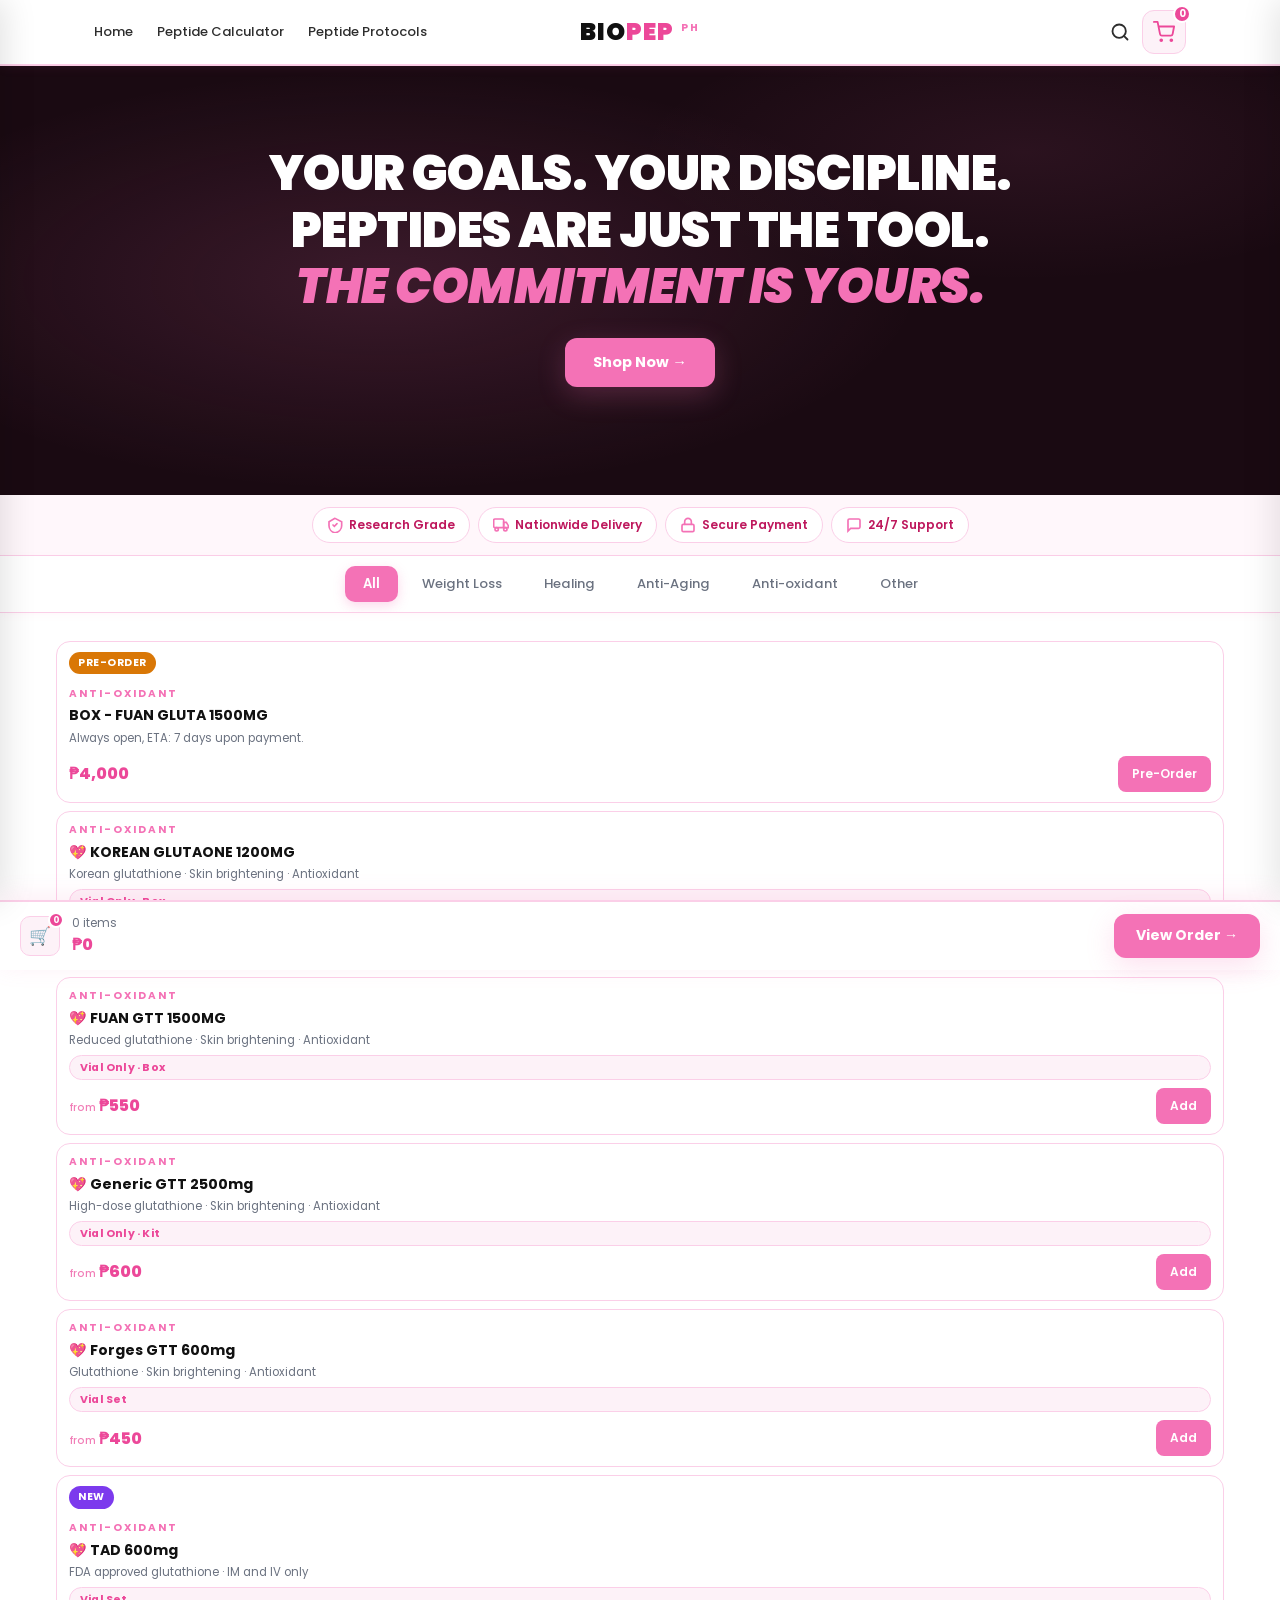
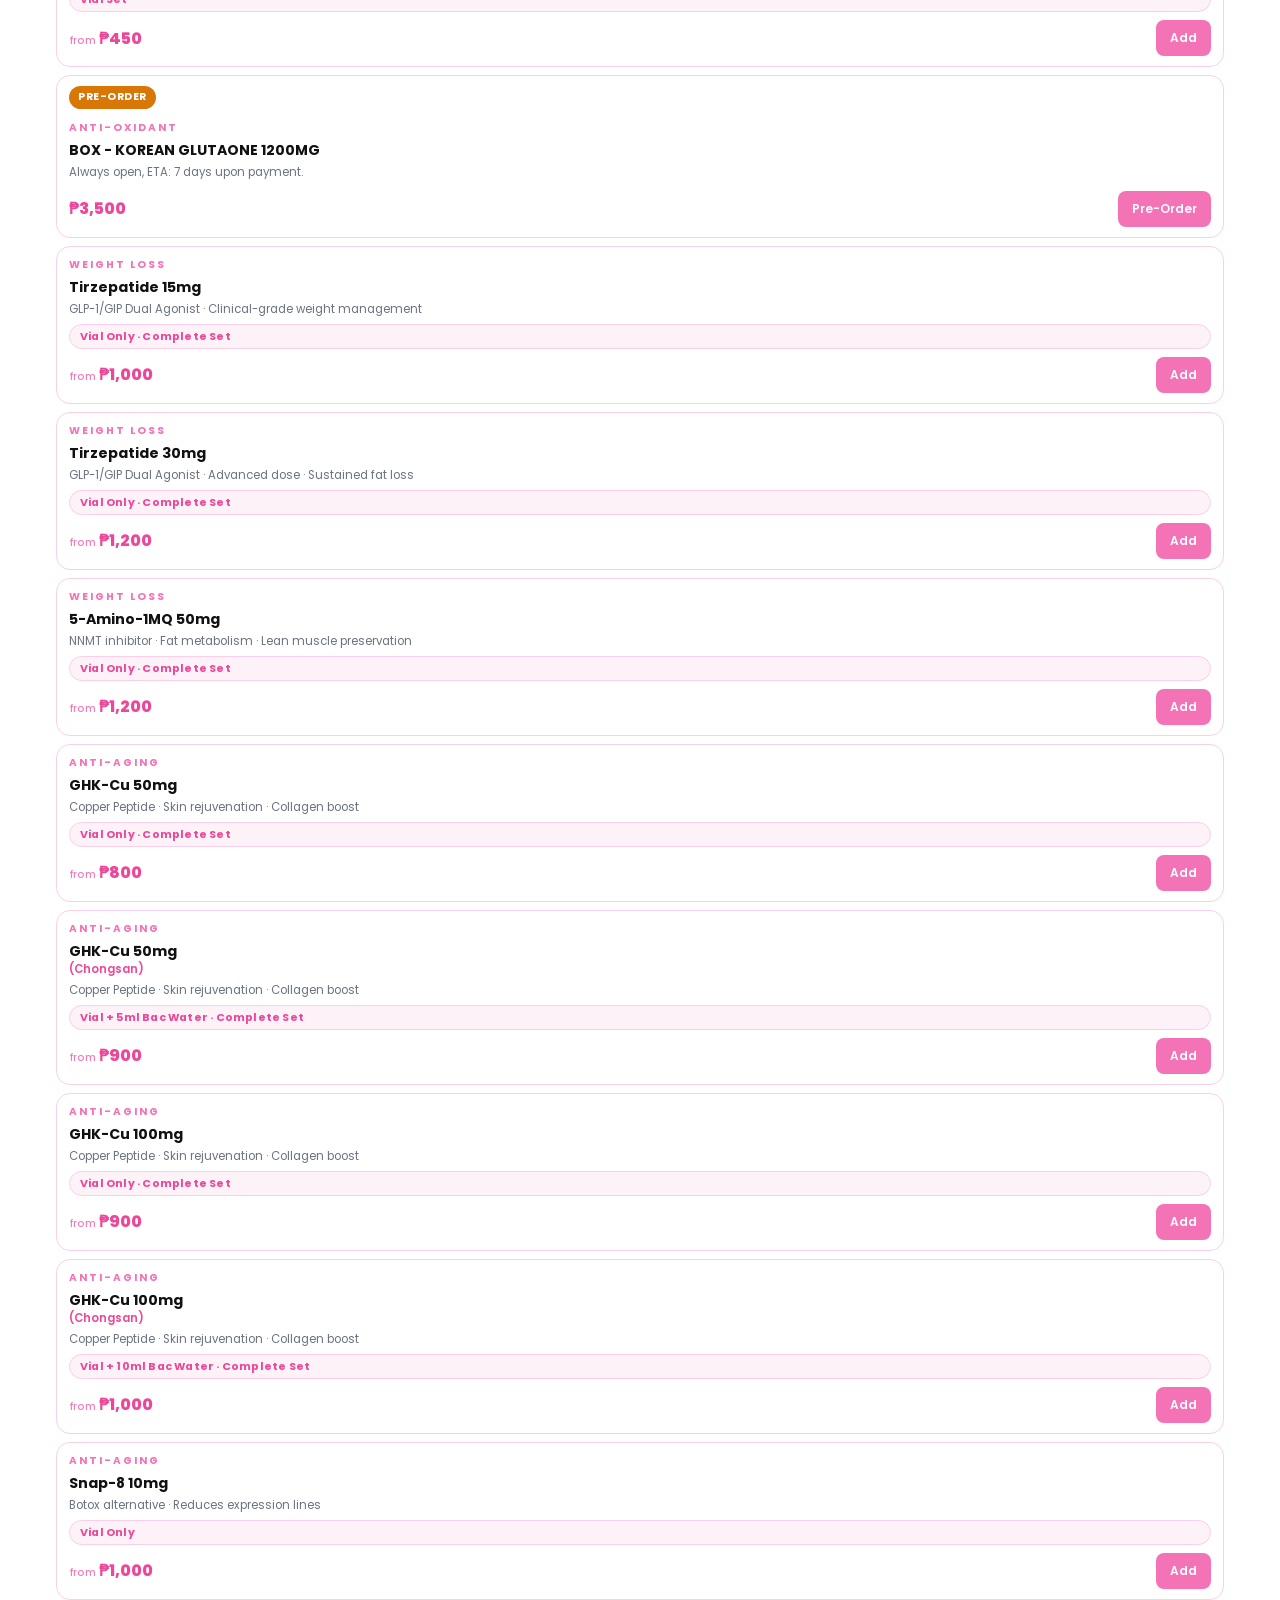
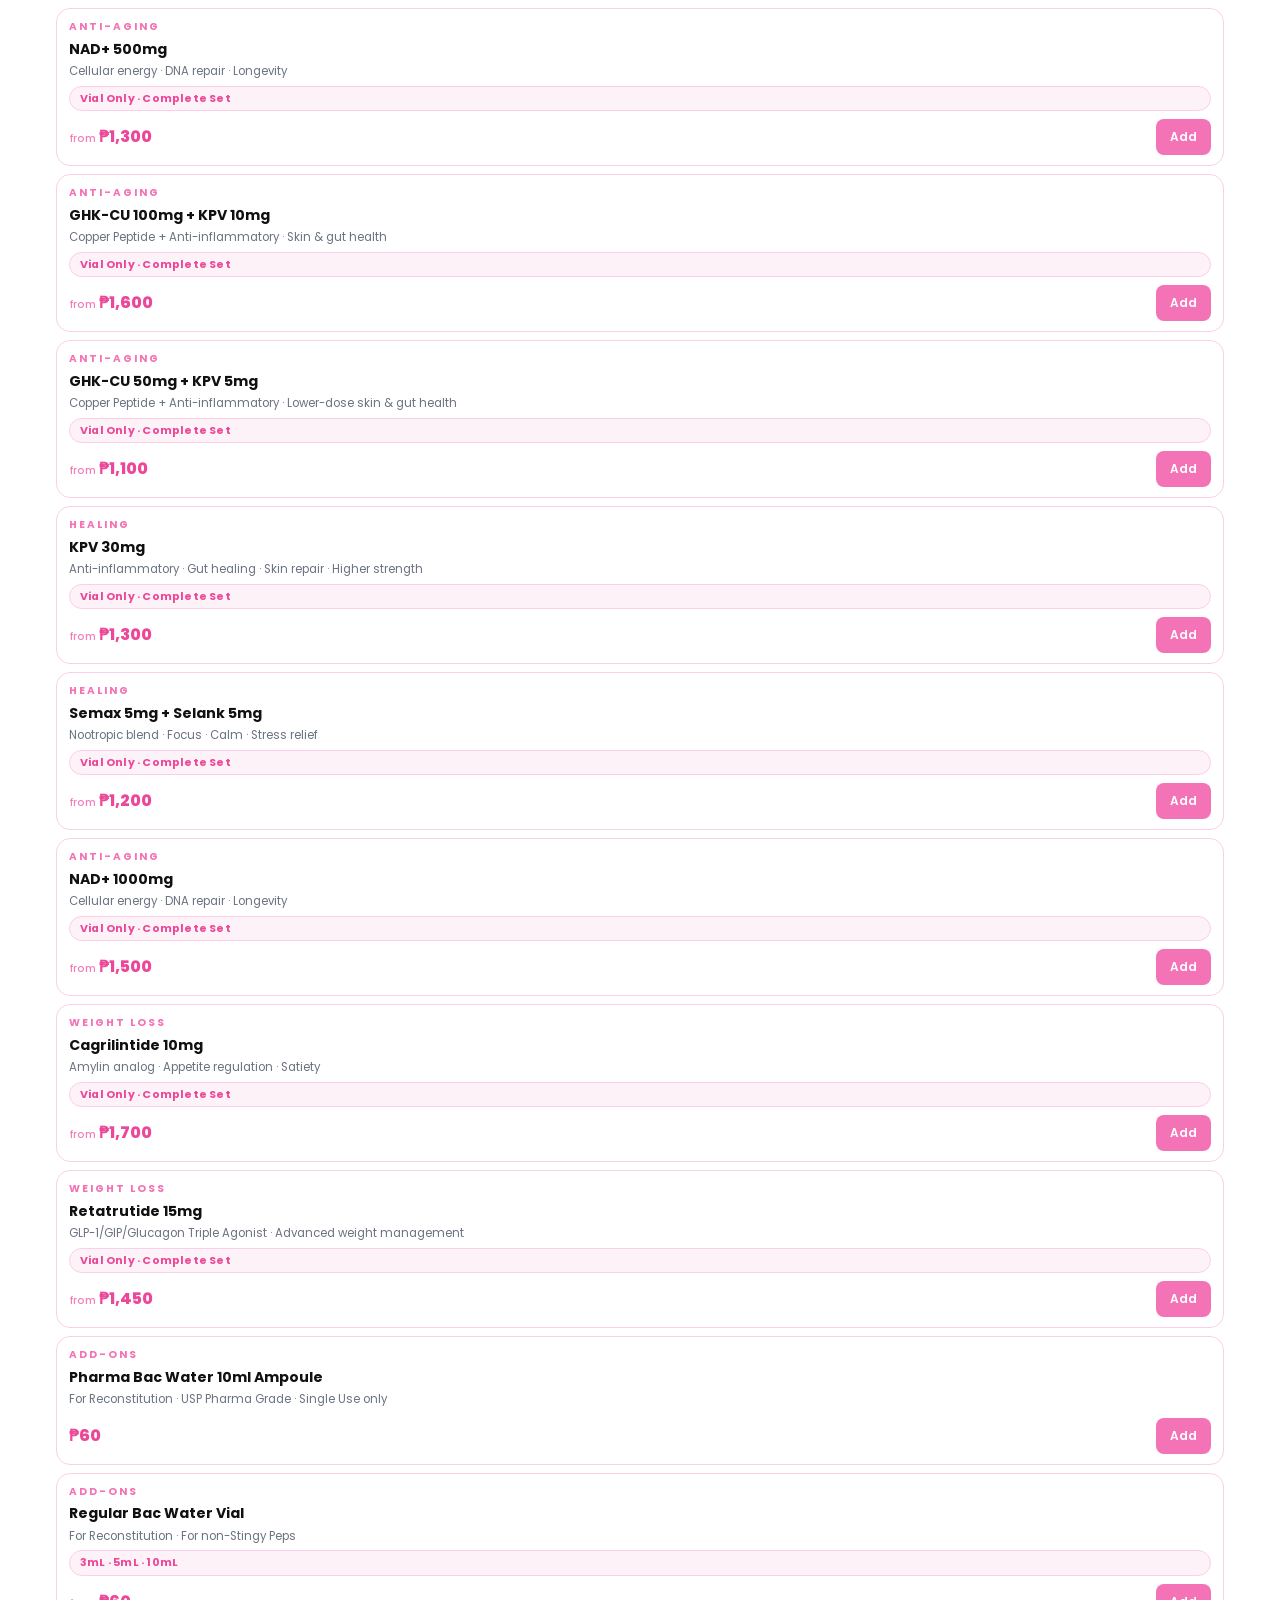
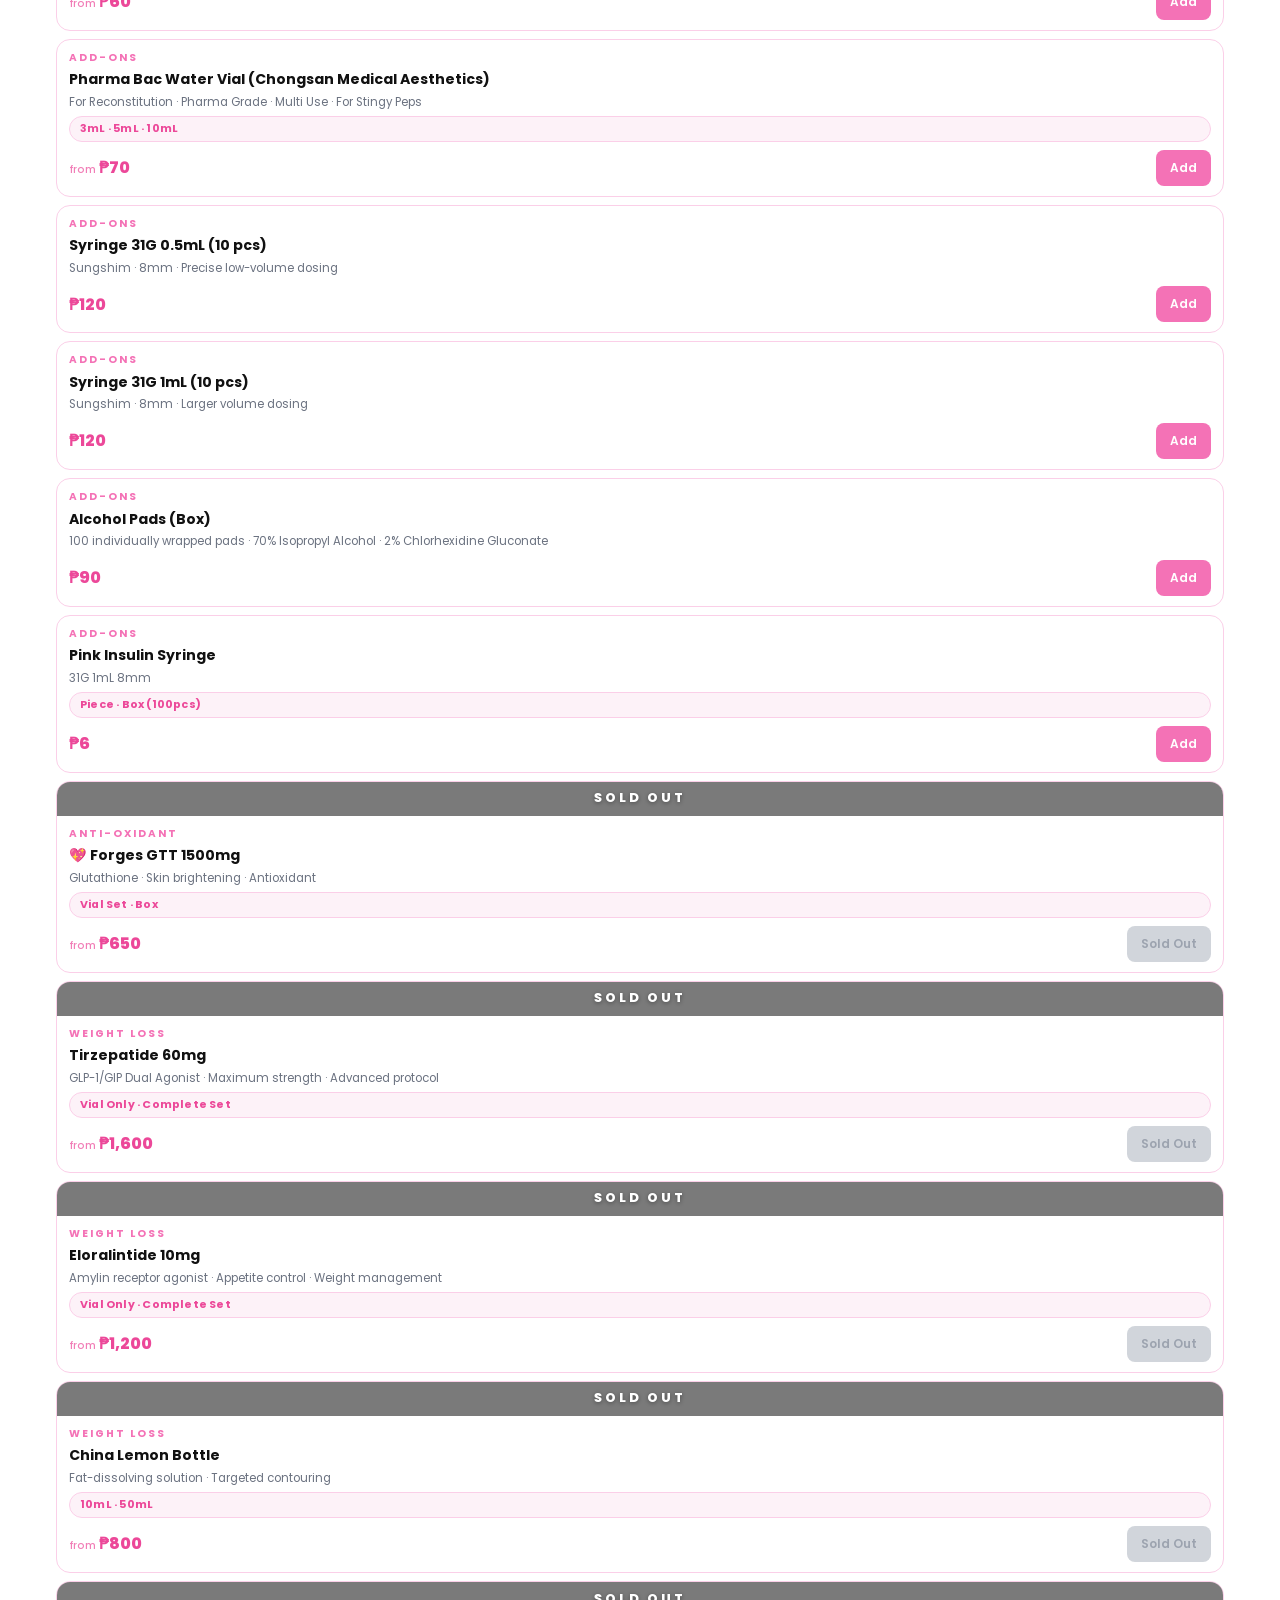
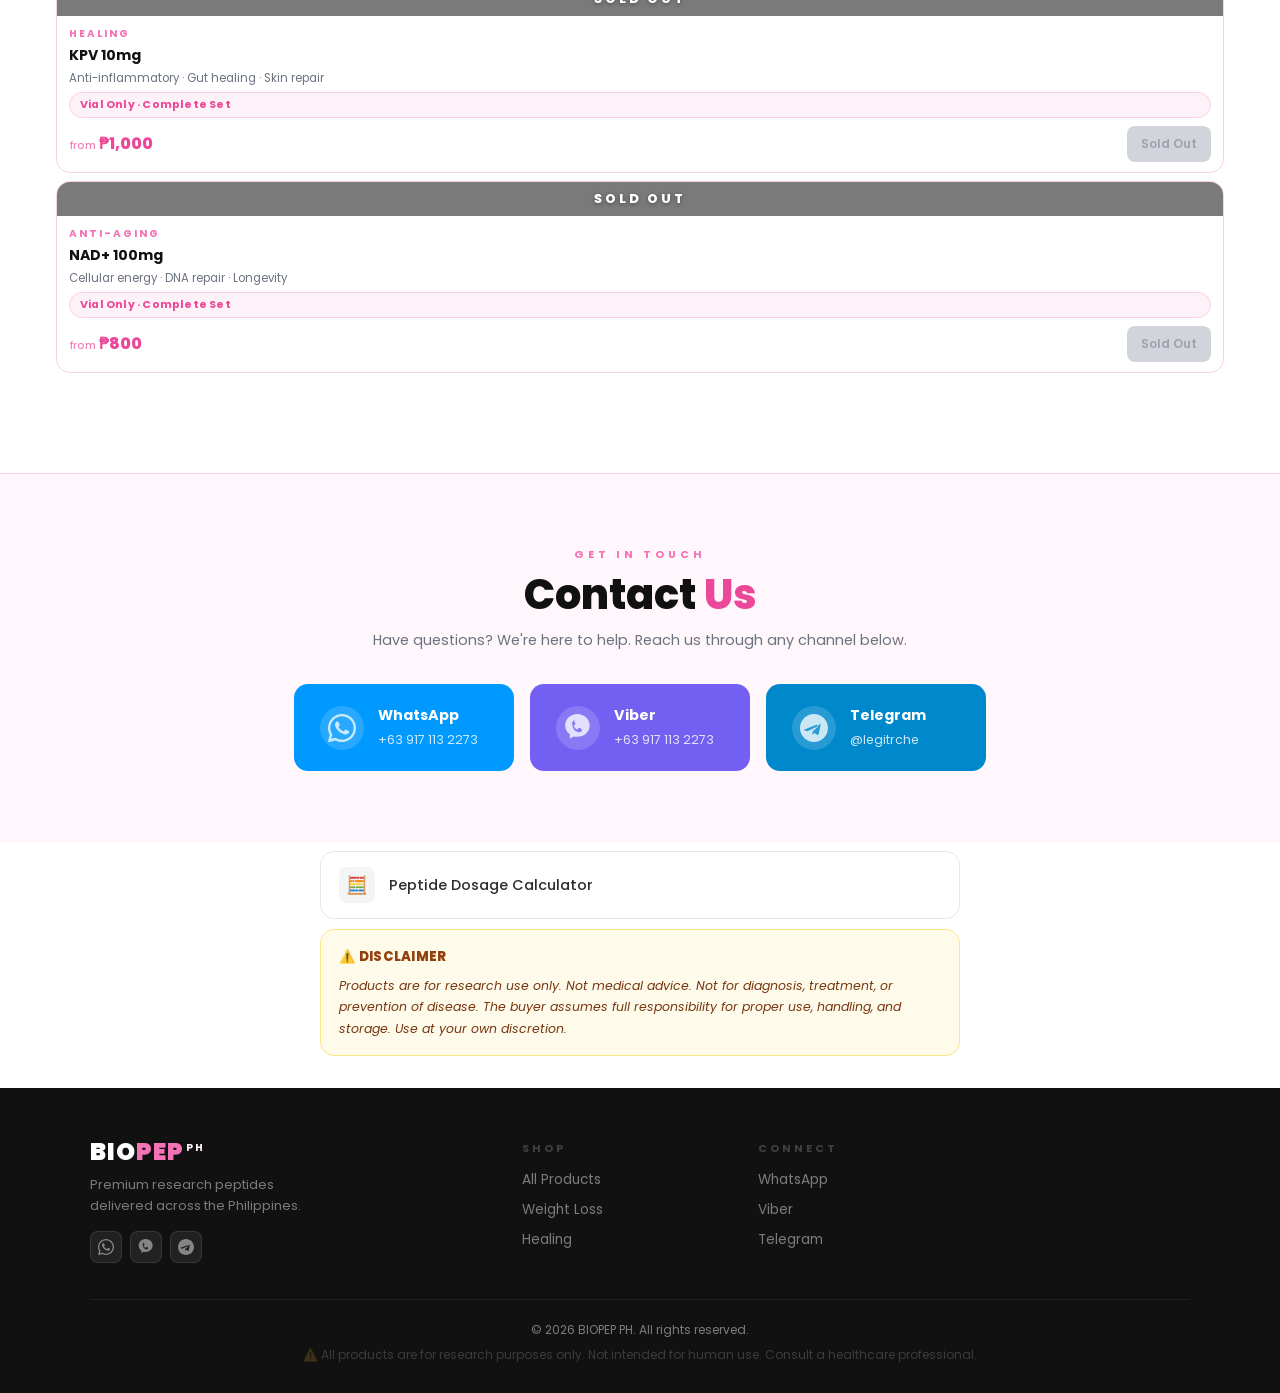
<file: payment.html>
<!DOCTYPE html>
<html lang="en">
<head>
  <meta charset="UTF-8">
  <meta name="viewport" content="width=device-width, initial-scale=1.0">
  <meta name="color-scheme" content="light">
  <title>Payment — BIOPEP PH</title>
  <meta name="robots" content="noindex">
  <link rel="icon" type="image/svg+xml" href="images/favicon.svg">
  <link rel="preconnect" href="https://fonts.googleapis.com">
  <link rel="preconnect" href="https://fonts.gstatic.com" crossorigin>
  <link href="https://fonts.googleapis.com/css2?family=Poppins:wght@300;400;500;600;700;800;900&display=swap" rel="stylesheet">
  <link rel="stylesheet" href="style.css?v=20261008">
  <!-- Google tag (gtag.js) -->
  <script async src="https://www.googletagmanager.com/gtag/js?id=G-99KWCP7494"></script>
  <script>
    window.dataLayer = window.dataLayer || [];
    function gtag(){dataLayer.push(arguments);}
    gtag('js', new Date());
    gtag('config', 'G-99KWCP7494');
  </script>
</head>
<body class="inner-page">

  <!-- ====== HEADER ====== -->
  <header class="site-header">
    <div class="header-inner">
      <a href="index.html" class="logo">
        <span class="logo-bio">BIO</span><span class="logo-pep">PEP</span><span class="logo-ph">PH</span>
      </a>
      <div class="inner-page-steps">
        <span class="step done">1. Checkout ✓</span>
        <span class="step-sep">›</span>
        <span class="step active">2. Payment</span>
        <span class="step-sep">›</span>
        <span class="step">3. Confirmation</span>
      </div>
    </div>
  </header>

  <main class="inner-page-main">
    <div class="inner-page-inner">

      <div class="page-top-nav">
        <a href="checkout.html" class="page-back-link">← Back to Checkout</a>
        <h1 class="page-title">Payment</h1>
      </div>

      <!-- ====== ORDER RECEIVED STATUS ====== -->
      <section class="page-card">
        <div class="pay-status">
          <span class="pay-status-icon">🎉</span>
          <div class="pay-status-text">
            <strong>Order Received!</strong>
            <span>Please complete your payment to confirm your order.</span>
          </div>
        </div>
        <p class="pay-order-id" id="payOrderId">Order #BP-XXXXXX</p>
      </section>

      <!-- ====== ORDER SUMMARY ====== -->
      <section class="page-card">
        <div class="page-card-head">
          <h2>Order Summary</h2>
        </div>
        <div id="payCartItems"></div>
        <div class="co-order-totals" style="margin-top:12px;">
          <div class="co-total-row"><span>Subtotal</span><span id="paySubtotal">₱0</span></div>
          <div class="co-total-row"><span>Delivery (<span id="payDeliveryLabel">—</span>)</span><span id="payDelivery">₱0</span></div>
          <div class="co-total-row discount" id="payDiscountRow" style="display:none;">
            <span>Discount</span><span id="payDiscount" class="discount-val"></span>
          </div>
          <div class="co-total-row grand"><span>Total</span><strong id="payTotal">₱0</strong></div>
        </div>
      </section>

      <!-- ====== PAYMENT METHOD ====== -->
      <section class="page-card">
        <h2>Choose Payment Method</h2>

        <div class="pay-methods">
          <label class="pay-method-opt">
            <input type="radio" name="payMethod" value="gcash" checked>
            <div class="pay-method-card">
              <svg class="pay-logo" viewBox="0 0 80 32" xmlns="http://www.w3.org/2000/svg"><rect width="80" height="32" rx="7" fill="#0061D5"/><text x="40" y="21" font-family="Arial,sans-serif" font-size="13" font-weight="800" fill="white" text-anchor="middle">GCash</text></svg>
            </div>
          </label>
          <label class="pay-method-opt">
            <input type="radio" name="payMethod" value="maya">
            <div class="pay-method-card">
              <svg class="pay-logo" viewBox="0 0 80 32" xmlns="http://www.w3.org/2000/svg"><rect width="80" height="32" rx="7" fill="#04A96D"/><text x="40" y="21" font-family="Arial,sans-serif" font-size="13" font-weight="800" fill="white" text-anchor="middle">maya</text></svg>
            </div>
          </label>
          <label class="pay-method-opt">
            <input type="radio" name="payMethod" value="bank">
            <div class="pay-method-card">
              <svg class="pay-logo" viewBox="0 0 80 32" xmlns="http://www.w3.org/2000/svg"><rect width="80" height="32" rx="7" fill="#E85D04"/><text x="40" y="21" font-family="Arial,sans-serif" font-size="10" font-weight="800" fill="white" text-anchor="middle">Maribank</text></svg>
            </div>
          </label>
          <label class="pay-method-opt">
            <input type="radio" name="payMethod" value="gotyme">
            <div class="pay-method-card">
              <svg class="pay-logo" viewBox="0 0 80 32" xmlns="http://www.w3.org/2000/svg"><rect width="80" height="32" rx="7" fill="#FF3131"/><text x="40" y="21" font-family="Arial,sans-serif" font-size="12" font-weight="800" fill="white" text-anchor="middle">GoTyme</text></svg>
            </div>
          </label>
        </div>

        <!-- GCash Panel -->
        <div class="pay-detail-panel active" id="panel-gcash">
          <div class="pay-amount-due">
            <span>Amount to Pay via GCash</span>
            <strong id="gcashAmount">₱0</strong>
          </div>
          <div class="pay-qr">
            <img src="images/gcash.jpg" alt="GCash QR Code" class="pay-qr-img">
            <a href="images/gcash.jpg" download="BIOPEP-GCash-QR.jpg" class="btn-download-qr">
              <svg width="14" height="14" viewBox="0 0 24 24" fill="none" stroke="currentColor" stroke-width="2.5" stroke-linecap="round" stroke-linejoin="round"><path d="M21 15v4a2 2 0 0 1-2 2H5a2 2 0 0 1-2-2v-4"/><polyline points="7,10 12,15 17,10"/><line x1="12" y1="15" x2="12" y2="3"/></svg>
              Save QR Code
            </a>
          </div>
          <table class="pay-account-table">
            <tr><td>GCash Number</td><td>+63 917 113 2273</td></tr>
          </table>
          <p class="pay-note">📸 Screenshot your payment and send via WhatsApp, Viber, or Telegram after clicking "I've Paid".</p>
        </div>

        <!-- Maya Panel -->
        <div class="pay-detail-panel" id="panel-maya">
          <div class="pay-amount-due">
            <span>Amount to Pay via Maya</span>
            <strong id="mayaAmount">₱0</strong>
          </div>
          <div class="pay-qr">
            <img src="images/maya.jpg" alt="Maya QR Code" class="pay-qr-img">
            <a href="images/maya.jpg" download="BIOPEP-Maya-QR.jpg" class="btn-download-qr">
              <svg width="14" height="14" viewBox="0 0 24 24" fill="none" stroke="currentColor" stroke-width="2.5" stroke-linecap="round" stroke-linejoin="round"><path d="M21 15v4a2 2 0 0 1-2 2H5a2 2 0 0 1-2-2v-4"/><polyline points="7,10 12,15 17,10"/><line x1="12" y1="15" x2="12" y2="3"/></svg>
              Save QR Code
            </a>
          </div>
          <table class="pay-account-table">
            <tr><td>Maya Number</td><td>0915 377 0403</td></tr>
          </table>
          <p class="pay-note">📸 Screenshot your payment and send via WhatsApp, Viber, or Telegram after clicking "I've Paid".</p>
        </div>

        <!-- Maribank Panel -->
        <div class="pay-detail-panel" id="panel-bank">
          <div class="pay-amount-due">
            <span>Amount to Pay via Maribank</span>
            <strong id="bankAmount">₱0</strong>
          </div>
          <div class="pay-qr">
            <img src="images/maribank.jpg" alt="Maribank QR Code" class="pay-qr-img">
            <a href="images/maribank.jpg" download="BIOPEP-Maribank-QR.jpg" class="btn-download-qr">
              <svg width="14" height="14" viewBox="0 0 24 24" fill="none" stroke="currentColor" stroke-width="2.5" stroke-linecap="round" stroke-linejoin="round"><path d="M21 15v4a2 2 0 0 1-2 2H5a2 2 0 0 1-2-2v-4"/><polyline points="7,10 12,15 17,10"/><line x1="12" y1="15" x2="12" y2="3"/></svg>
              Save QR Code
            </a>
          </div>
          <p class="pay-note">📸 Screenshot your payment and send via WhatsApp, Viber, or Telegram after clicking "I've Paid".</p>
        </div>

        <!-- GoTyme Panel -->
        <div class="pay-detail-panel" id="panel-gotyme">
          <div class="pay-amount-due">
            <span>Amount to Pay via GoTyme</span>
            <strong id="gotymeAmount">₱0</strong>
          </div>
          <div class="pay-qr">
            <img src="images/gotyme.jpg" alt="GoTyme QR Code" class="pay-qr-img">
            <a href="images/gotyme.jpg" download="BIOPEP-GoTyme-QR.jpg" class="btn-download-qr">
              <svg width="14" height="14" viewBox="0 0 24 24" fill="none" stroke="currentColor" stroke-width="2.5" stroke-linecap="round" stroke-linejoin="round"><path d="M21 15v4a2 2 0 0 1-2 2H5a2 2 0 0 1-2-2v-4"/><polyline points="7,10 12,15 17,10"/><line x1="12" y1="15" x2="12" y2="3"/></svg>
              Save QR Code
            </a>
          </div>
          <p class="pay-note">📸 Screenshot your payment and send via WhatsApp, Viber, or Telegram after clicking "I've Paid".</p>
        </div>

      </section>

      <!-- ====== I'VE PAID ====== -->
      <section class="page-card co-total-card">
        <button class="btn-paid" id="btnPaid" onclick="confirmPayment()">
          I've Paid ✓
        </button>
        <p class="co-terms">After clicking, send your payment screenshot to us so we can verify and process your order quickly.</p>
      </section>

    </div>
  </main>

  <script src="payment.js?v=20261003"></script>
</body>
</html>
</file>
<file: style.css>
/* ================================================
   BIOPEP PH — style.css
   Font: Poppins | Theme: Blush Pink
   ================================================ */

:root {
  color-scheme: light;
  --pink:        #F472B6;
  --pink-dark:   #EC4899;
  --pink-deep:   #BE185D;
  --pink-light:  #FDF2F8;
  --pink-pale:   #FFF7FB;
  --pink-border: #FBCFE8;
  --black:       #111111;
  --charcoal:    #2d2d2d;
  --grey:        #6b7280;
  --light-grey:  #f3f4f6;
  --white:       #ffffff;
  --radius:      14px;
  --radius-lg:   20px;
  --shadow-sm:   0 1px 4px rgba(0,0,0,0.07);
  --shadow-md:   0 4px 16px rgba(0,0,0,0.09);
  --shadow-pink: 0 8px 28px rgba(244,114,182,0.22);
  --transition:  all 0.24s ease;
  --messenger:   #0099FF;
  --telegram:    #0088cc;
}

*, *::before, *::after { box-sizing: border-box; margin: 0; padding: 0; }
html { scroll-behavior: smooth; }
body {
  font-family: 'Poppins', sans-serif;
  background: var(--white);
  color: var(--charcoal);
  font-size: 15px;
  line-height: 1.6;
  -webkit-font-smoothing: antialiased;
}
a { text-decoration: none; color: inherit; }
img { max-width: 100%; display: block; }
button { font-family: inherit; cursor: pointer; }

/* ================================================
   PROMO BAR
   ================================================ */
#promo-bar {
  background: var(--pink-dark);
  color: var(--white);
  text-align: center;
  padding: 9px 16px;
  position: relative;
  z-index: 200;
  font-size: 0.82rem;
  font-weight: 500;
}
.promo-inner {
  display: flex;
  align-items: center;
  justify-content: center;
  gap: 12px;
  max-width: 900px;
  margin: 0 auto;
  position: relative;
}
#promo-bar a { color: var(--white); font-weight: 700; text-decoration: underline; text-underline-offset: 2px; }
#closePromoBar {
  position: absolute;
  right: 0;
  background: none;
  border: none;
  color: rgba(255,255,255,0.75);
  font-size: 1.3rem;
  line-height: 1;
  padding: 2px 6px;
  transition: var(--transition);
}
#closePromoBar:hover { color: var(--white); }

/* ================================================
   HEADER
   ================================================ */
.site-header {
  position: sticky;
  top: 0;
  z-index: 1000;
  background: var(--white);
  border-bottom: 1.5px solid var(--pink-border);
  box-shadow: 0 2px 12px rgba(244,114,182,0.07);
}
.header-inner {
  max-width: 1140px;
  margin: 0 auto;
  padding: 0 24px;
  height: 64px;
  display: grid;
  grid-template-columns: 1fr auto 1fr;
  align-items: center;
}
.header-inner .mnav-btn     { grid-column: 1; justify-self: start; }
.header-inner .desktop-nav  { grid-column: 1; justify-self: start; }
.header-inner .logo         { grid-column: 2; justify-self: center; }
.header-inner .header-right { grid-column: 3; justify-self: end; }

/* Desktop nav links */
.desktop-nav { display: flex; align-items: center; gap: 24px; }
.desktop-nav-link {
  font-size: 13px;
  font-weight: 500;
  color: var(--charcoal);
  text-decoration: none;
  white-space: nowrap;
  transition: color 0.2s;
}
.desktop-nav-link:hover { color: var(--pink); }
@media (max-width: 768px) { .desktop-nav { display: none; } }

/* Header right group */
.header-right { display: flex; align-items: center; gap: 4px; }
.header-search-btn {
  background: none; border: none; cursor: pointer;
  color: var(--charcoal); padding: 8px;
  display: flex; align-items: center; justify-content: center;
  border-radius: 50%; transition: var(--transition);
}
.header-search-btn:hover { background: var(--pink-light); color: var(--pink-dark); }

/* Collapsible search bar */
.header-search-bar {
  background: var(--white);
  border-bottom: 1.5px solid var(--pink-border);
  max-height: 0;
  overflow: hidden;
  transition: max-height 0.25s ease, padding 0.25s ease;
  position: sticky;
  top: 64px;
  z-index: 999;
}
.header-search-bar.open { max-height: 64px; }
.header-search-inner {
  display: flex;
  align-items: center;
  gap: 10px;
  max-width: 1140px;
  margin: 0 auto;
  padding: 12px 24px;
  color: var(--grey);
}
.header-search-inner input {
  flex: 1;
  border: none;
  outline: none;
  font-family: 'Poppins', sans-serif;
  font-size: 0.95rem;
  color: var(--charcoal);
  background: transparent;
}
.header-search-inner input::placeholder { color: var(--grey); }
.header-search-close {
  background: none; border: none; cursor: pointer;
  color: var(--grey); padding: 4px;
  display: flex; align-items: center;
  border-radius: 50%; transition: var(--transition);
}
.header-search-close:hover { color: var(--pink-dark); }

/* Logo */
.logo {
  font-size: 1.5rem;
  font-weight: 900;
  letter-spacing: 1px;
  line-height: 1;
  flex-shrink: 0;
}
.logo-bio { color: var(--black); }
.logo-pep { color: var(--pink-dark); }
.logo-ph  {
  font-size: 0.65rem;
  font-weight: 700;
  color: var(--pink);
  vertical-align: super;
  margin-left: 2px;
  letter-spacing: 2px;
}

/* Desktop nav */
.header-nav {
  display: flex;
  gap: 4px;
  margin-left: auto;
  margin-right: 4px;
}
.header-nav a {
  font-size: 0.875rem;
  font-weight: 500;
  color: var(--grey);
  padding: 7px 14px;
  border-radius: 10px;
  transition: var(--transition);
}
.header-nav a:hover { color: var(--pink-dark); background: var(--pink-light); }

/* Cart trigger */
.cart-trigger {
  position: relative;
  background: var(--pink-light);
  border: 1.5px solid var(--pink-border);
  border-radius: 12px;
  width: 44px;
  height: 44px;
  display: flex;
  align-items: center;
  justify-content: center;
  color: var(--pink-dark);
  transition: var(--transition);
  flex-shrink: 0;
}
.cart-trigger:hover { background: var(--pink); color: var(--white); border-color: var(--pink); }
.cart-count-badge {
  position: absolute;
  top: -6px; right: -6px;
  background: var(--pink-dark);
  color: var(--white);
  border-radius: 50%;
  font-size: 10px;
  font-weight: 700;
  width: 18px; height: 18px;
  display: flex;
  align-items: center;
  justify-content: center;
  border: 2px solid var(--white);
}

/* Mobile menu button */
.mobile-menu-btn {
  display: none;
  flex-direction: column;
  gap: 5px;
  background: none;
  border: none;
  padding: 4px;
  margin-left: 4px;
}
.mobile-menu-btn span {
  display: block;
  width: 22px;
  height: 2px;
  background: var(--charcoal);
  border-radius: 2px;
  transition: var(--transition);
}

/* Mobile nav */
.mobile-nav {
  display: none;
  flex-direction: column;
  border-top: 1px solid var(--pink-border);
  padding: 8px 24px 12px;
}
.mobile-nav-link {
  font-size: 0.9rem;
  font-weight: 500;
  color: var(--charcoal);
  padding: 10px 0;
  border-bottom: 1px solid var(--pink-border);
  transition: var(--transition);
}
.mobile-nav-link:last-child { border-bottom: none; }
.mobile-nav-link:hover { color: var(--pink-dark); padding-left: 4px; }

@media (max-width: 768px) {
  .header-nav { display: none; }
  .mobile-menu-btn { display: flex; }
  .mobile-nav.open { display: flex; }
}

/* ================================================
   CART OVERLAY + DRAWER
   ================================================ */
.cart-overlay {
  position: fixed;
  inset: 0;
  background: rgba(0,0,0,0.4);
  backdrop-filter: blur(3px);
  z-index: 1900;
  opacity: 0;
  pointer-events: none;
  transition: opacity 0.3s ease;
}
.cart-overlay.active { opacity: 1; pointer-events: all; }

.cart-drawer {
  position: fixed;
  top: 0; right: 0;
  width: 100%;
  max-width: 390px;
  height: 100%;
  background: var(--white);
  z-index: 2000;
  transform: translateX(100%);
  transition: transform 0.35s cubic-bezier(0.32,0,0.25,1);
  display: flex;
  flex-direction: column;
  box-shadow: -6px 0 32px rgba(0,0,0,0.1);
}
.cart-drawer.open { transform: translateX(0); }

.cart-drawer-head {
  display: flex;
  align-items: center;
  justify-content: space-between;
  padding: 18px 20px 14px;
  border-bottom: 1.5px solid var(--pink-border);
  flex-shrink: 0;
}
.cart-drawer-head h5 {
  font-size: 1.05rem;
  font-weight: 700;
  color: var(--black);
  display: flex;
  align-items: center;
  gap: 8px;
}
.cart-count-tag {
  background: var(--pink);
  color: var(--white);
  font-size: 0.7rem;
  font-weight: 700;
  padding: 2px 8px;
  border-radius: 20px;
}
.cart-close-btn {
  background: var(--pink-light);
  border: 1.5px solid var(--pink-border);
  border-radius: 8px;
  width: 34px; height: 34px;
  display: flex;
  align-items: center;
  justify-content: center;
  color: var(--grey);
  transition: var(--transition);
}
.cart-close-btn:hover { background: var(--pink); color: var(--white); border-color: var(--pink); }

.cart-drawer-body {
  flex: 1;
  overflow-y: auto;
  padding: 14px 18px;
  -webkit-overflow-scrolling: touch;
}

.cart-empty {
  display: flex;
  flex-direction: column;
  align-items: center;
  justify-content: center;
  gap: 10px;
  height: 100%;
  color: var(--grey);
  text-align: center;
  padding: 48px 20px;
}
.cart-empty-icon { font-size: 3rem; opacity: 0.3; }
.cart-empty p { font-size: 0.9rem; }
.btn-browse {
  background: var(--pink);
  color: var(--white);
  border: none;
  padding: 10px 22px;
  border-radius: 10px;
  font-weight: 600;
  font-size: 0.85rem;
  transition: var(--transition);
  margin-top: 4px;
}
.btn-browse:hover { background: var(--pink-dark); }

/* Cart item in drawer */
.cart-item {
  display: flex;
  gap: 12px;
  align-items: center;
  padding: 12px 0;
  border-bottom: 1px solid var(--pink-border);
}
.cart-item:last-child { border-bottom: none; }
.cart-item-thumb {
  width: 56px; height: 56px;
  border-radius: 10px;
  background: var(--pink-light);
  border: 1px solid var(--pink-border);
  display: flex;
  align-items: center;
  justify-content: center;
  font-size: 1.6rem;
  flex-shrink: 0;
  overflow: hidden;
}
.cart-item-img { width: 100%; height: 100%; object-fit: cover; display: block; }
.cart-item-info { flex: 1; min-width: 0; }
.cart-item-name {
  font-size: 0.82rem;
  font-weight: 600;
  color: var(--black);
  white-space: nowrap;
  overflow: hidden;
  text-overflow: ellipsis;
  margin-bottom: 4px;
}
.cart-item-price { font-size: 0.75rem; color: var(--grey); }
.cart-item-controls {
  display: flex;
  align-items: center;
  gap: 6px;
  margin-top: 6px;
}
.qty-btn {
  width: 24px; height: 24px;
  border-radius: 6px;
  border: 1.5px solid var(--pink-border);
  background: var(--white);
  color: var(--charcoal);
  font-weight: 700;
  font-size: 0.9rem;
  display: flex;
  align-items: center;
  justify-content: center;
  transition: var(--transition);
  line-height: 1;
}
.qty-btn:hover { background: var(--pink); color: var(--white); border-color: var(--pink); }
.qty-num { font-size: 0.82rem; font-weight: 600; min-width: 18px; text-align: center; }
.remove-btn {
  background: none;
  border: none;
  color: var(--grey);
  font-size: 0.72rem;
  padding: 2px;
  transition: var(--transition);
  margin-left: 4px;
}
.remove-btn:hover { color: #dc2626; }
.cart-item-total {
  font-size: 0.88rem;
  font-weight: 700;
  color: var(--pink-dark);
  flex-shrink: 0;
}

.cart-drawer-foot {
  padding: 14px 18px max(20px, env(safe-area-inset-bottom));
  border-top: 1.5px solid var(--pink-border);
  flex-shrink: 0;
  display: none;
  flex-direction: column;
  gap: 8px;
}
.cart-drawer-foot.show { display: flex; }

.cart-summary { margin-bottom: 12px; }
.summary-row {
  display: flex;
  justify-content: space-between;
  font-size: 0.85rem;
  color: var(--grey);
  padding: 3px 0;
}
.summary-row strong { color: var(--charcoal); }
.summary-row.grand {
  font-size: 1rem;
  font-weight: 700;
  color: var(--black);
  border-top: 1px solid var(--pink-border);
  padding-top: 10px;
  margin-top: 6px;
}
.summary-row.grand strong { color: var(--pink-dark); font-size: 1.1rem; }

.order-note {
  background: var(--pink-light);
  border: 1px solid var(--pink-border);
  border-radius: 10px;
  padding: 9px 12px;
  margin-bottom: 12px;
}
.order-note p {
  font-size: 0.75rem;
  color: var(--grey);
  margin: 0;
}

.order-btns { display: flex; flex-direction: column; gap: 8px; margin-bottom: 8px; }
.btn-order {
  display: flex;
  align-items: center;
  justify-content: center;
  gap: 10px;
  padding: 12px;
  border-radius: 12px;
  border: none;
  font-weight: 700;
  font-size: 0.9rem;
  transition: var(--transition);
  color: var(--white);
}
.btn-order.messenger { background: var(--messenger); }
.btn-order.messenger:hover { background: #007acc; transform: translateY(-1px); }
.btn-order.telegram  { background: var(--telegram); }
.btn-order.telegram:hover  { background: #0077b6; transform: translateY(-1px); }

.btn-clear-cart {
  width: 100%;
  background: none;
  border: 1.5px solid var(--pink-border);
  color: var(--grey);
  font-size: 0.78rem;
  padding: 8px;
  border-radius: 10px;
  transition: var(--transition);
}
.btn-clear-cart:hover { background: var(--pink-light); color: var(--pink-dark); border-color: var(--pink); }

/* ================================================
   HERO
   ================================================ */
.hero {
  min-height: 36vh;
  background: #1a0a12;
  display: flex;
  align-items: center;
  position: relative;
  overflow: hidden;
  padding: 40px 24px;
  gap: 40px;
  max-width: 100%;
}
.hero-bg {
  position: absolute;
  inset: 0;
  background:
    radial-gradient(ellipse 60% 70% at 30% 50%, rgba(244,114,182,0.15) 0%, transparent 70%),
    radial-gradient(ellipse 50% 50% at 80% 20%, rgba(244,114,182,0.08) 0%, transparent 60%);
}
.hero-content {
  position: relative;
  z-index: 2;
  max-width: 820px;
  margin: 0 auto;
  text-align: center;
}
.hero-badge {
  display: inline-block;
  background: rgba(244,114,182,0.12);
  border: 1px solid rgba(244,114,182,0.3);
  color: var(--pink);
  font-size: 0.72rem;
  font-weight: 600;
  letter-spacing: 2px;
  text-transform: uppercase;
  padding: 6px 14px;
  border-radius: 100px;
  margin-bottom: 20px;
}
.hero h1 {
  font-size: clamp(1.5rem, 4.2vw, 3rem);
  font-weight: 900;
  color: var(--white);
  line-height: 1.18;
  text-transform: uppercase;
  letter-spacing: -0.5px;
  margin-bottom: 22px;
}
.hero h1 em {
  font-style: italic;
  color: var(--pink);
}
.hero p {
  font-size: 1rem;
  color: rgba(255,255,255,0.5);
  max-width: 400px;
  margin: 0 auto 28px;
  line-height: 1.8;
}
.hero-actions {
  display: flex;
  gap: 12px;
  justify-content: center;
  flex-wrap: wrap;
  margin-bottom: 28px;
}
.btn-primary {
  background: var(--pink);
  color: var(--white);
  font-weight: 700;
  font-size: 0.92rem;
  padding: 13px 28px;
  border-radius: 12px;
  border: none;
  transition: var(--transition);
  display: inline-flex;
  align-items: center;
  gap: 8px;
  box-shadow: var(--shadow-pink);
  text-decoration: none;
}
.btn-primary:hover { background: var(--pink-dark); transform: translateY(-2px); color: var(--white); }
.btn-ghost {
  background: transparent;
  color: rgba(255,255,255,0.65);
  font-weight: 500;
  font-size: 0.92rem;
  padding: 13px 24px;
  border-radius: 12px;
  border: 1px solid rgba(255,255,255,0.15);
  transition: var(--transition);
  text-decoration: none;
}
.btn-ghost:hover { border-color: rgba(255,255,255,0.4); color: var(--white); }

.hero-pills {
  display: flex;
  gap: 8px;
  justify-content: center;
  flex-wrap: wrap;
}
.hero-pills span {
  background: rgba(255,255,255,0.06);
  border: 1px solid rgba(255,255,255,0.1);
  color: rgba(255,255,255,0.5);
  font-size: 0.72rem;
  padding: 5px 12px;
  border-radius: 100px;
}

/* Hero visual (floating cards) */
.hero-visual {
  position: relative;
  z-index: 2;
  flex-shrink: 0;
  display: none;
}
.hero-blob {
  width: 360px;
  height: 360px;
  border-radius: 50%;
  background: radial-gradient(circle, rgba(244,114,182,0.18), transparent 70%);
  position: absolute;
  top: 50%; left: 50%;
  transform: translate(-50%,-50%);
}
.hero-card-float {
  display: flex;
  flex-direction: column;
  gap: 12px;
  position: relative;
}
.hcard {
  background: rgba(255,255,255,0.07);
  border: 1px solid rgba(244,114,182,0.2);
  backdrop-filter: blur(10px);
  border-radius: 16px;
  padding: 14px 18px;
  display: flex;
  align-items: center;
  gap: 14px;
  min-width: 240px;
  animation: floatCard 4s ease-in-out infinite;
}
.hcard-2 { animation-delay: 1.3s; }
.hcard-3 { animation-delay: 2.6s; }
@keyframes floatCard {
  0%,100% { transform: translateY(0); }
  50%      { transform: translateY(-8px); }
}
.hcard-icon { font-size: 1.6rem; }
.hcard > div { flex: 1; }
.hcard strong { display: block; font-size: 0.88rem; font-weight: 700; color: var(--white); }
.hcard span   { font-size: 0.72rem; color: rgba(255,255,255,0.45); }
.hcard-price  { font-size: 0.9rem; font-weight: 800; color: var(--pink); }

@media (min-width: 900px) {
  .hero { padding: 80px 60px; text-align: center; justify-content: center; gap: 64px; }
  .hero-content { text-align: center; margin: 0 auto; }
  .hero p { margin: 0 auto 28px; }
  .hero-actions { justify-content: center; }
  .hero-pills { justify-content: center; }
  .hero-visual { display: block; }
}

/* ================================================
   TRUST STRIP
   ================================================ */
.trust-strip {
  background: var(--pink-pale);
  border-bottom: 1px solid var(--pink-border);
  padding: 12px 24px;
}
.trust-strip-inner {
  display: flex;
  flex-wrap: wrap;
  gap: 8px;
  margin: 0 auto;
  max-width: 900px;
  justify-content: center;
}
.trust-chip {
  display: flex;
  align-items: center;
  gap: 6px;
  font-size: 0.75rem;
  font-weight: 600;
  color: var(--pink-deep);
  background: var(--white);
  border: 1px solid var(--pink-border);
  padding: 7px 14px;
  border-radius: 100px;
  white-space: nowrap;
}
.trust-chip svg { stroke: var(--pink); flex-shrink: 0; }

/* ================================================
   SECTION HELPERS
   ================================================ */
.eyebrow {
  font-size: 0.68rem;
  font-weight: 700;
  letter-spacing: 4px;
  text-transform: uppercase;
  color: var(--pink);
  display: block;
  margin-bottom: 8px;
}
h2 {
  font-size: clamp(1.8rem, 4vw, 2.6rem);
  font-weight: 800;
  color: var(--black);
  line-height: 1.15;
}
h2 span { color: var(--pink-dark); }

/* ================================================
   PRODUCTS SECTION
   ================================================ */
.products-section {
  padding: 28px 16px 100px;
  max-width: 1200px;
  margin: 0 auto;
}
.section-head {
  text-align: center;
  margin-bottom: 28px;
}

/* Sticky category nav strip (just below header) */
.cat-nav-sticky {
  position: sticky;
  top: 64px;
  z-index: 900;
  background: var(--white);
  border-bottom: 1.5px solid var(--pink-border);
  box-shadow: 0 2px 8px rgba(244,114,182,0.05);
}
.cat-nav-sticky .cat-scroll { margin-bottom: 0; padding: 0 16px; }
.cat-nav-sticky .cat-tabs   { border: none; border-radius: 0; background: transparent; padding: 10px 0; }

/* Category tabs */
.cat-scroll {
  overflow-x: auto;
  -webkit-overflow-scrolling: touch;
  scrollbar-width: none;
  margin-bottom: 28px;
}
.cat-scroll::-webkit-scrollbar { display: none; }
/* Center the tabs on wider screens; phones keep them left-aligned so the swipe row isn't clipped */
@media (min-width: 768px) {
  .cat-tabs { justify-content: center; }
}
.cat-tabs {
  display: inline-flex;
  gap: 6px;
  padding: 5px;
  background: var(--white);
  border-radius: 14px;
  border: 1.5px solid var(--pink-border);
  min-width: 100%;
}
.cat-tab {
  background: transparent;
  border: none;
  font-family: 'Poppins', sans-serif;
  font-size: 0.82rem;
  font-weight: 500;
  color: var(--grey);
  padding: 8px 18px;
  border-radius: 10px;
  transition: var(--transition);
  white-space: nowrap;
}
.cat-tab:hover { color: var(--pink-dark); background: var(--pink-light); }
.cat-tab.active {
  background: var(--pink);
  color: var(--white);
  font-weight: 600;
  box-shadow: 0 4px 12px rgba(244,114,182,0.28);
}

/* Product grid */
.pgrid {
  display: grid;
  grid-template-columns: 1fr;
  gap: 8px;
}

.pgrid-item.hidden { display: none; }

/* Product card */
.pcard {
  background: var(--white);
  border-radius: var(--radius);
  border: 1.5px solid var(--pink-border);
  overflow: hidden;
  transition: var(--transition);
  display: flex;
  flex-direction: column;
}
.pcard:hover {
  box-shadow: 0 6px 16px rgba(244,114,182,0.15);
  border-color: var(--pink);
}

.pcard-img {
  position: relative;
  overflow: hidden;
}
.pcard-img:has(.pcard-tag),
.pcard-img:has(.soldout-overlay) {
  min-height: 34px;
}
.pcard-photo {
  display: none;
}
.pcard-emoji {
  font-size: 3rem;
  transition: transform 0.35s ease;
}
.pcard:hover .pcard-emoji { transform: scale(1.15); }
.pcard-tag {
  position: static;
  display: inline-block;
  margin: 10px 0 0 12px;
  background: var(--pink-dark);
  color: var(--white);
  font-size: 0.65rem;
  font-weight: 700;
  padding: 3px 9px;
  border-radius: 100px;
  text-transform: uppercase;
  letter-spacing: 0.5px;
}
.pcard-tag.new { background: #7c3aed; }
.pcard-tag.sold-out { background: #6b7280; }
.pcard-tag.preorder { background: #d97706; }
.pcard-tag.sale { background: #e11d48; }
.pcard-tag.closed { background: #6b7280; z-index: 3; } /* sits above .soldout-overlay */
.pcard-cutoff { font-size: 0.7rem; color: #d97706; font-weight: 600; margin: 4px 0 0; }
.pcard-cutoff.closed { color: #6b7280; }
/* Closed pre-orders: shown for reference only, not orderable */
.pcard.closed { cursor: default; }
.pcard.closed .pcard-img,
.pcard.closed .pcard-name { cursor: default; }
.pcard.closed:hover .pcard-photo { transform: none; }
.pcard.closed .pcard-price { color: #6b7280; }
.btn-add.sold-out { background: #d1d5db; color: #9ca3af; cursor: not-allowed; pointer-events: none; }
.soldout-overlay {
  position: absolute;
  inset: 0;
  background: rgba(0,0,0,0.52);
  display: flex;
  align-items: center;
  justify-content: center;
  z-index: 2;
  border-radius: inherit;
}
.soldout-overlay span {
  color: #fff;
  font-size: 0.8rem;
  font-weight: 800;
  letter-spacing: 3px;
  text-transform: uppercase;
  text-shadow: 0 1px 4px rgba(0,0,0,0.4);
}

.pcard-body {
  padding: 10px 12px;
  display: flex;
  flex-direction: column;
  flex: 1;
}
.pcard-cat {
  font-size: 0.65rem;
  font-weight: 700;
  letter-spacing: 2px;
  text-transform: uppercase;
  color: var(--pink);
  margin: 0 0 4px;
}
.pcard-name {
  font-size: 0.88rem;
  font-weight: 700;
  color: var(--black);
  line-height: 1.3;
  margin: 0 0 5px;
}
/* Second line under the product name, for a branded line (e.g. "(Chongsan)"). */
.pcard-brand {
  font-size: 0.72rem;
  font-weight: 600;
  color: var(--pink-dark);
  line-height: 1.3;
  margin: -3px 0 5px;
}
.pcard-desc {
  font-size: 0.72rem;
  color: var(--grey);
  line-height: 1.45;
  margin: 0 0 10px;
  flex: 1;
}
.pcard-variants {
  font-size: 0.68rem;
  font-weight: 700;
  color: var(--pink-dark);
  background: var(--pink-light);
  border: 1px solid var(--pink-border);
  border-radius: 100px;
  padding: 3px 10px;
  display: inline-block;
  margin: -4px 0 8px;
  letter-spacing: 0.2px;
}
.pcard-foot {
  display: flex;
  align-items: center;
  justify-content: space-between;
  gap: 8px;
  margin-top: auto;
}
.pcard-price {
  font-size: 1rem;
  font-weight: 800;
  color: var(--pink-dark);
}
.btn-add {
  background: var(--pink);
  color: var(--white);
  border: none;
  font-family: 'Poppins', sans-serif;
  font-weight: 600;
  font-size: 0.75rem;
  padding: 8px 14px;
  border-radius: 8px;
  transition: var(--transition);
  min-height: 36px;
  white-space: nowrap;
}
.btn-add:hover { background: var(--pink-dark); }
.btn-add.added { background: #16a34a; }

@media (max-width: 480px) {
  .btn-add { padding: 7px 12px; flex-shrink: 0; }
}

/* ================================================
   WHY BIOPEP
   ================================================ */
.why-section {
  background: var(--pink-pale);
  padding: 72px 24px;
  border-top: 1.5px solid var(--pink-border);
}
.why-inner { max-width: 1100px; margin: 0 auto; }
.why-text { text-align: center; margin-bottom: 40px; }
.why-text p { font-size: 0.95rem; color: var(--grey); max-width: 520px; margin: 12px auto 0; }
.why-grid {
  display: grid;
  grid-template-columns: repeat(2, 1fr);
  gap: 16px;
}
@media (min-width: 768px) { .why-grid { grid-template-columns: repeat(4, 1fr); } }

.why-card {
  background: var(--white);
  border: 1.5px solid var(--pink-border);
  border-radius: var(--radius);
  padding: 24px 18px;
  text-align: center;
  transition: var(--transition);
}
.why-card:hover {
  border-color: var(--pink);
  transform: translateY(-4px);
  box-shadow: 0 8px 24px rgba(244,114,182,0.12);
}
.why-icon { font-size: 2rem; margin-bottom: 12px; }
.why-card h5 {
  font-size: 0.9rem;
  font-weight: 700;
  color: var(--black);
  margin-bottom: 6px;
}
.why-card p { font-size: 0.78rem; color: var(--grey); line-height: 1.6; }

/* ================================================
   HOW TO ORDER
   ================================================ */
.how-section { padding: 72px 24px; }
.how-inner { max-width: 900px; margin: 0 auto; text-align: center; }
.how-inner > h2 { margin-bottom: 40px; }
.how-steps {
  display: flex;
  align-items: flex-start;
  gap: 8px;
  justify-content: center;
  flex-wrap: wrap;
}
.how-step { max-width: 220px; text-align: center; }
.step-num {
  width: 48px; height: 48px;
  background: var(--pink);
  color: var(--white);
  border-radius: 50%;
  font-size: 1.2rem;
  font-weight: 800;
  display: flex;
  align-items: center;
  justify-content: center;
  margin: 0 auto 12px;
  box-shadow: var(--shadow-pink);
}
.how-step h6 { font-size: 0.9rem; font-weight: 700; color: var(--black); margin-bottom: 6px; }
.how-step p  { font-size: 0.78rem; color: var(--grey); line-height: 1.6; }
.how-arrow {
  font-size: 1.5rem;
  color: var(--pink-border);
  padding-top: 14px;
  font-weight: 700;
  align-self: flex-start;
}
@media (max-width: 600px) { .how-arrow { display: none; } .how-steps { gap: 24px; } }

/* ================================================
   CONTACT SECTION
   ================================================ */
.contact-section {
  background: var(--pink-pale);
  padding: 72px 24px;
  border-top: 1.5px solid var(--pink-border);
}
.contact-inner { max-width: 700px; margin: 0 auto; text-align: center; }
.contact-sub { font-size: 0.9rem; color: var(--grey); margin: 10px 0 32px; }
.contact-cards {
  display: flex;
  gap: 16px;
  justify-content: center;
  flex-wrap: wrap;
}
.contact-card {
  display: flex;
  align-items: center;
  gap: 14px;
  padding: 18px 24px;
  text-align: left;
  border-radius: var(--radius);
  border: 2px solid transparent;
  transition: var(--transition);
  text-decoration: none;
  color: var(--white);
  min-width: 220px;
}
.contact-card.messenger { background: var(--messenger); }
.contact-card.telegram  { background: var(--telegram); }
.contact-card:hover { transform: translateY(-3px); box-shadow: var(--shadow-md); }
.contact-card strong { display: block; font-size: 0.9rem; font-weight: 700; }
.contact-card span   { font-size: 0.78rem; opacity: 0.8; }
.contact-card svg    { flex-shrink: 0; width: 28px; height: 28px; }
.contact-icon-wrap {
  width: 44px; height: 44px;
  border-radius: 50%;
  background: rgba(255,255,255,0.2);
  display: flex; align-items: center; justify-content: center;
  flex-shrink: 0;
}

/* ================================================
   FOOTER
   ================================================ */
footer {
  background: var(--black);
  color: rgba(255,255,255,0.45);
  padding: 52px 24px 28px;
}
.footer-inner {
  max-width: 1100px;
  margin: 0 auto;
  display: grid;
  grid-template-columns: 1fr;
  gap: 32px;
}
@media (min-width: 640px) {
  .footer-inner { grid-template-columns: 2fr 1fr 1fr 1fr; gap: 40px; }
}
.footer-brand .logo { color: var(--white); margin-bottom: 10px; display: inline-block; }
.footer-brand .logo-bio { color: var(--white); }
.footer-brand .logo-pep { color: var(--pink); }
.footer-brand .logo-ph  { color: var(--pink-light); }
.footer-brand p { font-size: 0.8rem; max-width: 220px; line-height: 1.7; }
.footer-links-col { display: flex; flex-direction: column; gap: 8px; }
.footer-links-col strong {
  font-size: 0.68rem;
  font-weight: 700;
  letter-spacing: 3px;
  text-transform: uppercase;
  color: rgba(255,255,255,0.2);
  margin-bottom: 4px;
}
.footer-links-col a {
  font-size: 0.85rem;
  color: rgba(255,255,255,0.45);
  transition: var(--transition);
}
.footer-links-col a:hover { color: var(--pink); }
.footer-bottom {
  max-width: 1100px;
  margin: 36px auto 0;
  padding-top: 20px;
  border-top: 1px solid rgba(255,255,255,0.06);
  text-align: center;
  font-size: 0.75rem;
}
.disclaimer { margin-top: 6px; color: rgba(255,255,255,0.18); }

/* ================================================
   STICKY BOTTOM BAR
   ================================================ */
.sticky-bar {
  position: fixed;
  bottom: 0; left: 0; right: 0;
  background: var(--white);
  border-top: 2px solid var(--pink-border);
  padding: 12px 20px;
  display: flex;
  align-items: center;
  justify-content: space-between;
  z-index: 1200;
  transform: translateY(100%);
  transition: transform 0.35s ease;
  box-shadow: 0 -4px 24px rgba(244,114,182,0.12);
}
.sticky-bar.show { transform: translateY(0); }

.sticky-bar-left {
  display: flex;
  align-items: center;
  gap: 12px;
}
.sticky-bar-icon {
  position: relative;
  width: 40px; height: 40px;
  background: var(--pink-light);
  border: 1.5px solid var(--pink-border);
  border-radius: 10px;
  display: flex;
  align-items: center;
  justify-content: center;
  font-size: 1.1rem;
  flex-shrink: 0;
}
.sticky-badge {
  position: absolute;
  top: -5px; right: -5px;
  background: var(--pink-dark);
  color: var(--white);
  border-radius: 50%;
  font-size: 9px;
  font-weight: 700;
  width: 16px; height: 16px;
  display: flex;
  align-items: center;
  justify-content: center;
  border: 2px solid var(--white);
}
.sticky-items { display: block; font-size: 0.72rem; color: var(--grey); }
.sticky-total { display: block; font-size: 1rem; font-weight: 800; color: var(--pink-dark); }
.sticky-btn {
  background: var(--pink);
  color: var(--white);
  border: none;
  font-family: 'Poppins', sans-serif;
  font-weight: 700;
  font-size: 0.88rem;
  padding: 11px 22px;
  border-radius: 12px;
  transition: var(--transition);
  box-shadow: var(--shadow-pink);
  min-height: 44px;
}
.sticky-btn:hover { background: var(--pink-dark); transform: translateY(-1px); }

/* ================================================
   CART NOTIFICATION TOAST
   ================================================ */
.toast {
  position: fixed;
  bottom: 80px;
  left: 50%;
  transform: translateX(-50%) translateY(20px);
  background: var(--black);
  color: var(--white);
  padding: 11px 22px;
  border-radius: 100px;
  font-size: 0.85rem;
  font-weight: 500;
  box-shadow: var(--shadow-md);
  opacity: 0;
  transition: opacity 0.3s ease, transform 0.3s ease;
  z-index: 9999;
  white-space: nowrap;
  pointer-events: none;
}
.toast.show { opacity: 1; transform: translateX(-50%) translateY(0); }

/* ================================================
   RESPONSIVE TWEAKS
   ================================================ */
@media (max-width: 480px) {
  .cart-drawer { max-width: 100%; }
  .contact-card { min-width: 100%; }
  h2 { font-size: 1.7rem; }
  .how-steps { flex-direction: column; align-items: center; }
}

/* ================================================
   DELIVERY INFO STRIP
   ================================================ */
.delivery-strip {
  background: var(--pink-light);
  border-bottom: 1px solid var(--pink-border);
  padding: 7px 16px;
  overflow-x: auto;
  -webkit-overflow-scrolling: touch;
  scrollbar-width: none;
}
.delivery-strip::-webkit-scrollbar { display: none; }
.delivery-strip-inner {
  display: flex;
  align-items: center;
  gap: 10px;
  justify-content: center;
  min-width: max-content;
  margin: 0 auto;
}
.dinfo-item {
  display: flex;
  align-items: center;
  gap: 5px;
  font-size: 0.72rem;
  font-weight: 500;
  color: var(--pink-deep);
  white-space: nowrap;
}
.dinfo-sep { color: var(--pink-border); font-size: 0.9rem; line-height: 1; }

/* ================================================
   SALE PRICING
   ================================================ */
.pcard-price-wrap {
  display: flex;
  align-items: center;
  gap: 5px;
  flex-wrap: wrap;
}
.pcard-price-orig {
  font-size: 0.7rem;
  color: var(--grey);
  text-decoration: line-through;
  font-weight: 400;
}
.pcard-tag.stack { background: linear-gradient(135deg, #a855f7, #ec4899); }

/* ================================================
   HEADER SOCIAL LINKS
   ================================================ */
.header-social {
  display: flex;
  align-items: center;
  gap: 2px;
  margin-left: auto;
}
.header-nav { margin-left: 0; }
.social-link {
  width: 34px;
  height: 34px;
  display: flex;
  align-items: center;
  justify-content: center;
  border-radius: 8px;
  color: var(--grey);
  transition: var(--transition);
}
.social-link:hover { color: var(--pink-dark); background: var(--pink-light); }

/* ================================================
   FOOTER SOCIAL
   ================================================ */
.footer-social {
  display: flex;
  gap: 8px;
  margin-top: 14px;
}
.footer-social a {
  width: 32px;
  height: 32px;
  background: rgba(255,255,255,0.07);
  border: 1px solid rgba(255,255,255,0.1);
  border-radius: 8px;
  display: flex;
  align-items: center;
  justify-content: center;
  color: rgba(255,255,255,0.45);
  transition: var(--transition);
}
.footer-social a:hover { background: var(--pink); color: var(--white); border-color: var(--pink); }

/* ================================================
   VIBER BUTTON
   ================================================ */
.btn-order.viber { background: #7360F2; }
.btn-order.viber:hover { background: #5a4dd0; transform: translateY(-1px); }
.contact-card.viber { background: #7360F2; }

/* ================================================
   PRODUCT CARD — CLICKABLE IMAGE
   ================================================ */
.pcard-img { cursor: pointer; }
.pcard-name { cursor: pointer; }
.pcard-name:hover { color: var(--pink-dark); }

.pcard-locked .pcard-img,
.pcard-locked .pcard-name { cursor: default; pointer-events: none; }
.pcard-locked .pcard-name:hover { color: inherit; }

/* ================================================
   PRODUCT DETAIL MODAL
   ================================================ */
.pmodal-overlay {
  position: fixed;
  inset: 0;
  background: rgba(0,0,0,0.52);
  backdrop-filter: blur(4px);
  z-index: 2500;
  opacity: 0;
  pointer-events: none;
  transition: opacity 0.3s ease;
}
.pmodal-overlay.active { opacity: 1; pointer-events: all; }

.pmodal {
  position: fixed;
  bottom: 0;
  left: 0;
  right: 0;
  background: var(--white);
  z-index: 2600;
  border-radius: 24px 24px 0 0;
  max-height: 92vh;
  overflow-y: auto;
  transform: translateY(100%);
  transition: transform 0.38s cubic-bezier(0.32, 0, 0.25, 1);
  -webkit-overflow-scrolling: touch;
}
.pmodal.open { transform: translateY(0); }

.pmodal-img-wrap {
  position: relative;
  min-height: 48px;
  background: var(--white);
  border-radius: 24px 24px 0 0;
  flex-shrink: 0;
}
.pmodal-emoji { display: none; }
.pmodal-photo { display: none; }

.pmodal-badge {
  position: absolute;
  top: 14px;
  left: 14px;
  background: var(--pink-dark);
  color: var(--white);
  font-size: 0.62rem;
  font-weight: 700;
  padding: 4px 10px;
  border-radius: 100px;
  text-transform: uppercase;
  letter-spacing: 0.5px;
}
.pmodal-badge.stack { background: linear-gradient(135deg, #a855f7, #ec4899); }
.pmodal-badge.new { background: #7c3aed; }
.pmodal-badge.sale { background: #e11d48; }
.pmodal-badge:empty { display: none; }

.pmodal-close {
  position: absolute;
  top: 12px;
  right: 12px;
  background: rgba(255,255,255,0.92);
  border: none;
  border-radius: 50%;
  width: 34px;
  height: 34px;
  display: flex;
  align-items: center;
  justify-content: center;
  color: var(--charcoal);
  transition: var(--transition);
  box-shadow: 0 2px 8px rgba(0,0,0,0.12);
  flex-shrink: 0;
}
.pmodal-close:hover { background: var(--pink); color: var(--white); }

.pmodal-body {
  padding: 20px 20px 40px;
}
.pmodal-cat {
  font-size: 0.62rem;
  font-weight: 700;
  letter-spacing: 2.5px;
  text-transform: uppercase;
  color: var(--pink);
  margin: 0 0 6px;
}
.pmodal-name {
  font-size: 1.3rem;
  font-weight: 800;
  color: var(--black);
  line-height: 1.2;
  margin: 0 0 14px;
}
/* Branded second line under the modal title; pulled up under the name's own margin. */
.pmodal-brand {
  font-size: 0.92rem;
  font-weight: 700;
  color: var(--pink-dark);
  line-height: 1.2;
  margin: -10px 0 14px;
}
.pmodal-price-row {
  display: flex;
  align-items: center;
  gap: 10px;
  margin-bottom: 14px;
  flex-wrap: wrap;
}
.pmodal-price {
  font-size: 1.45rem;
  font-weight: 900;
  color: var(--pink-dark);
}
.pmodal-orig-price {
  font-size: 0.9rem;
  color: var(--grey);
  text-decoration: line-through;
}
.pmodal-orig-price:empty { display: none; }
.pmodal-save-badge {
  background: #dc2626;
  color: #fff;
  font-size: 0.62rem;
  font-weight: 700;
  padding: 3px 8px;
  border-radius: 100px;
  text-transform: uppercase;
  letter-spacing: 0.5px;
}
.pmodal-save-badge:empty { display: none; }

.pmodal-desc {
  font-size: 0.88rem;
  color: var(--grey);
  line-height: 1.75;
  margin-bottom: 22px;
  white-space: pre-line;
}

.pmodal-qty-row {
  display: flex;
  align-items: center;
  justify-content: space-between;
  margin-bottom: 16px;
  background: var(--pink-light);
  border: 1px solid var(--pink-border);
  border-radius: 12px;
  padding: 10px 14px;
}
.pmodal-qty-label {
  font-size: 0.85rem;
  font-weight: 600;
  color: var(--charcoal);
}
.pmodal-qty-controls {
  display: flex;
  align-items: center;
  gap: 12px;
}
.pmodal-qty-controls .qty-btn {
  width: 32px;
  height: 32px;
  font-size: 1rem;
}
.pmodal-qty-controls .qty-num {
  font-size: 1rem;
  font-weight: 700;
  min-width: 28px;
  text-align: center;
}

.pmodal-add-btn {
  width: 100%;
  background: var(--pink);
  color: var(--white);
  border: none;
  font-family: 'Poppins', sans-serif;
  font-weight: 700;
  font-size: 1rem;
  padding: 15px;
  border-radius: 14px;
  transition: var(--transition);
  box-shadow: var(--shadow-pink);
}
.pmodal-add-btn:hover { background: var(--pink-dark); transform: translateY(-1px); }
.pmodal-add-btn.sold-out { background: #d1d5db; color: #9ca3af; cursor: not-allowed; pointer-events: none; box-shadow: none; transform: none; }

@media (min-width: 600px) {
  .pmodal {
    top: 50%;
    left: 50%;
    right: auto;
    bottom: auto;
    width: 90%;
    max-width: 460px;
    max-height: 88vh;
    border-radius: var(--radius-lg);
    transform: translate(-50%, -44%) scale(0.96);
    transition: transform 0.3s cubic-bezier(0.32, 0, 0.25, 1), opacity 0.3s ease;
    opacity: 0;
    pointer-events: none;
  }
  .pmodal.open {
    transform: translate(-50%, -50%) scale(1);
    opacity: 1;
    pointer-events: all;
  }
  .pmodal-img-wrap { border-radius: var(--radius-lg) var(--radius-lg) 0 0; }
}

/* ================================================
   PRODUCT MODAL — VARIANTS
   ================================================ */
.pmodal-variants { margin-bottom: 18px; }
.pmodal-variant-label {
  font-size: 0.78rem;
  font-weight: 600;
  color: var(--charcoal);
  margin-bottom: 10px;
}
.pmodal-variant-opts {
  display: flex;
  flex-direction: column;
  gap: 8px;
}
.pmodal-variant-opt {
  display: flex;
  align-items: flex-start;
  gap: 10px;
  padding: 12px 14px;
  border: 2px solid var(--pink-border);
  border-radius: 12px;
  cursor: pointer;
  transition: var(--transition);
  background: var(--white);
}
.pmodal-variant-opt:hover { border-color: var(--pink); }
.pmodal-variant-opt.selected {
  border-color: var(--pink-dark);
  background: var(--pink-light);
}
.pmodal-variant-opt input[type="radio"] { display: none; }
.pmodal-variant-info { flex: 1; }
.pmodal-variant-name {
  display: block;
  font-size: 0.88rem;
  font-weight: 700;
  color: var(--black);
  margin-bottom: 2px;
}
.pmodal-variant-desc {
  display: block;
  font-size: 0.72rem;
  color: var(--grey);
  line-height: 1.4;
}
.pmodal-variant-price {
  font-size: 0.95rem;
  font-weight: 800;
  color: var(--pink-dark);
  white-space: nowrap;
}

/* Option sold out on its own (per-option stock from the sheet) */
.pmodal-variant-opt.sold-out {
  background: #f3f4f6;
  border-color: #e5e7eb;
  cursor: not-allowed;
}
.pmodal-variant-opt.sold-out .pmodal-variant-name,
.pmodal-variant-opt.sold-out .pmodal-variant-price { color: #9ca3af; }
.pmodal-variant-price small {
  display: block;
  font-size: 0.66rem;
  font-weight: 700;
  text-transform: uppercase;
  letter-spacing: 0.4px;
  text-align: right;
}

/* Manufacturer picker (e.g. Tirzepatide: Jinbei / Avisala) */
.pmodal-mfr { margin-bottom: 18px; }
.pmodal-mfr-opts {
  display: grid;
  grid-template-columns: repeat(auto-fit, minmax(110px, 1fr));
  gap: 8px;
}
.pmodal-mfr-opt {
  padding: 11px 14px;
  border: 2px solid var(--pink-border);
  border-radius: 12px;
  background: var(--white);
  font-family: inherit;
  font-size: 0.88rem;
  font-weight: 700;
  color: var(--black);
  cursor: pointer;
  transition: var(--transition);
}
.pmodal-mfr-opt:hover { border-color: var(--pink); }
.pmodal-mfr-opt.selected {
  border-color: var(--pink-dark);
  background: var(--pink-light);
}
.pmodal-mfr-opt.sold-out {
  background: #f3f4f6;
  border-color: #e5e7eb;
  color: #9ca3af;
  cursor: not-allowed;
}
.pmodal-mfr-opt small {
  display: block;
  font-size: 0.68rem;
  font-weight: 600;
  text-transform: uppercase;
  letter-spacing: 0.4px;
}
.pmodal-mfr.needs-choice .pmodal-mfr-opt:not(.sold-out) { border-color: #e5484d; }
.pmodal-mfr.needs-choice .pmodal-variant-label { color: #e5484d; }

/* ================================================
   PRODUCT MODAL — YOU MAY ALSO LIKE
   ================================================ */
.pmodal-also {
  margin-top: 20px;
  padding-top: 18px;
  border-top: 1px solid var(--pink-border);
}
.pmodal-also-title {
  font-size: 0.75rem;
  font-weight: 700;
  color: var(--grey);
  text-transform: uppercase;
  letter-spacing: 1px;
  margin-bottom: 12px;
}
.pmodal-also-grid {
  display: grid;
  grid-template-columns: repeat(4, 1fr);
  gap: 8px;
}
.pmodal-also-card {
  background: var(--pink-pale);
  border: 1.5px solid var(--pink-border);
  border-radius: 10px;
  padding: 6px 6px 8px;
  text-align: center;
  cursor: pointer;
  transition: var(--transition);
  overflow: hidden;
}
.pmodal-also-card:hover  { border-color: var(--pink-dark); background: var(--pink-light); transform: translateY(-2px); }
.pmodal-also-thumb       { display: none; }
.pmodal-also-img         { display: none; }
.pmodal-also-name {
  font-size: 0.65rem;
  font-weight: 600;
  color: var(--charcoal);
  line-height: 1.3;
  margin-bottom: 3px;
  display: -webkit-box;
  -webkit-line-clamp: 2;
  -webkit-box-orient: vertical;
  overflow: hidden;
}
.pmodal-also-price { font-size: 0.68rem; font-weight: 700; color: var(--pink-deep); }

/* ================================================
   CART — CHECKOUT BUTTON
   ================================================ */
.btn-checkout {
  width: 100%;
  background: var(--pink-dark);
  color: var(--white);
  border: none;
  font-family: 'Poppins', sans-serif;
  font-weight: 700;
  font-size: 0.95rem;
  padding: 14px;
  border-radius: 12px;
  transition: var(--transition);
  box-shadow: var(--shadow-pink);
  cursor: pointer;
  display: block;
  text-align: center;
}
.btn-checkout:hover { background: var(--pink-deep); transform: translateY(-1px); color: var(--white); }

/* ================================================
   CHECKOUT PANEL
   ================================================ */
.checkout-overlay {
  position: fixed;
  inset: 0;
  background: rgba(0,0,0,0.45);
  backdrop-filter: blur(3px);
  z-index: 2100;
  opacity: 0;
  pointer-events: none;
  transition: opacity 0.3s ease;
}
.checkout-overlay.active { opacity: 1; pointer-events: all; }

.checkout-panel {
  position: fixed;
  top: 0; right: 0;
  width: 100%;
  max-width: 480px;
  height: 100%;
  background: var(--white);
  z-index: 2200;
  transform: translateX(100%);
  transition: transform 0.38s cubic-bezier(0.32, 0, 0.25, 1);
  display: flex;
  flex-direction: column;
  box-shadow: -6px 0 40px rgba(0,0,0,0.12);
}
.checkout-panel.open { transform: translateX(0); }

.checkout-head {
  display: flex;
  align-items: center;
  justify-content: space-between;
  padding: 16px 18px 14px;
  border-bottom: 1.5px solid var(--pink-border);
  flex-shrink: 0;
}
.checkout-back {
  display: flex;
  align-items: center;
  gap: 4px;
  background: none;
  border: none;
  font-family: 'Poppins', sans-serif;
  font-size: 0.82rem;
  font-weight: 600;
  color: var(--pink-dark);
  cursor: pointer;
  padding: 4px 0;
  transition: var(--transition);
}
.checkout-back:hover { color: var(--pink-deep); }
.checkout-title {
  font-size: 1rem;
  font-weight: 800;
  color: var(--black);
}

.checkout-body {
  flex: 1;
  overflow-y: auto;
  -webkit-overflow-scrolling: touch;
  padding-bottom: 16px;
}

/* Checkout sections */
.co-section {
  padding: 18px 18px 0;
  border-bottom: 1px solid var(--pink-border);
  margin-bottom: 0;
  padding-bottom: 18px;
}
.co-section:last-child { border-bottom: none; }

.co-section-head {
  display: flex;
  align-items: center;
  justify-content: space-between;
  cursor: pointer;
  user-select: none;
}
.co-section-head h6 {
  font-size: 0.88rem;
  font-weight: 700;
  color: var(--black);
}
.co-toggle {
  font-size: 0.7rem;
  color: var(--grey);
  transition: var(--transition);
}
.co-section-title {
  font-size: 0.88rem;
  font-weight: 700;
  color: var(--black);
  margin-bottom: 12px;
  display: block;
}

/* Order summary items */
#coItemsList {
  margin: 12px 0 10px;
}
.co-item {
  display: flex;
  align-items: center;
  gap: 10px;
  padding: 8px 0;
  font-size: 0.82rem;
  border-bottom: 1px solid var(--pink-border);
}
.co-item:last-child { border-bottom: none; }
.co-item-thumb {
  width: 40px; height: 40px;
  background: var(--pink-light);
  border: 1px solid var(--pink-border);
  border-radius: 8px;
  display: flex;
  align-items: center;
  justify-content: center;
  font-size: 1.2rem;
  flex-shrink: 0;
}
.co-item-info { flex: 1; min-width: 0; }
.co-item-name {
  font-weight: 600;
  color: var(--black);
  white-space: nowrap;
  overflow: hidden;
  text-overflow: ellipsis;
}
.co-item-qty { font-size: 0.72rem; color: var(--grey); }
.co-item-price {
  font-weight: 700;
  color: var(--pink-dark);
  flex-shrink: 0;
}

.co-totals { padding-top: 10px; }
.co-row {
  display: flex;
  justify-content: space-between;
  font-size: 0.83rem;
  color: var(--grey);
  padding: 3px 0;
}
.co-row.grand {
  font-size: 0.95rem;
  font-weight: 700;
  color: var(--black);
  border-top: 1px solid var(--pink-border);
  margin-top: 6px;
  padding-top: 8px;
}
.co-row.grand strong { color: var(--pink-dark); font-size: 1.05rem; }

/* Delivery options */
.co-delivery-opts { display: flex; flex-direction: column; gap: 8px; }
.co-delivery-opt { cursor: pointer; }
.co-delivery-opt input { display: none; }
.co-delivery-card {
  display: flex;
  align-items: center;
  gap: 12px;
  padding: 12px 14px;
  border: 2px solid var(--pink-border);
  border-radius: 12px;
  transition: var(--transition);
  background: var(--white);
}
.co-delivery-opt input:checked + .co-delivery-card {
  border-color: var(--pink-dark);
  background: var(--pink-light);
}
.co-delivery-card:hover { border-color: var(--pink); }
.co-del-icon { font-size: 1.4rem; flex-shrink: 0; }
.co-del-info { flex: 1; }
.co-del-info strong { display: block; font-size: 0.85rem; font-weight: 700; color: var(--black); }
.co-del-info span { font-size: 0.72rem; color: var(--grey); display: block; }
.co-del-rates { font-size: 0.68rem !important; color: var(--grey); margin-top: 3px; line-height: 1.5; }
.co-del-fee { font-size: 0.88rem; font-weight: 700; color: var(--pink-dark); flex-shrink: 0; }
.co-del-soon { font-size: 0.72rem; font-weight: 700; color: var(--white); background: var(--grey); padding: 2px 8px; border-radius: 20px; flex-shrink: 0; }
.co-delivery-opt--disabled { cursor: not-allowed; opacity: 0.5; pointer-events: none; }
.co-delivery-note { font-size: 0.75rem; color: var(--grey); margin-top: 8px; }
.co-address-extstep-note { font-size: 0.8rem; color: var(--grey); background: var(--light-grey); border-radius: 10px; padding: 10px 14px; margin: -6px 0 16px; }

/* Customer details form */
.co-form { display: flex; flex-direction: column; gap: 12px; }
.co-field { display: flex; flex-direction: column; gap: 5px; }
.co-field label {
  font-size: 0.78rem;
  font-weight: 600;
  color: var(--charcoal);
}
.co-req { color: var(--pink-dark); }
.co-opt { color: var(--grey); font-weight: 400; }
.co-field input,
.co-field select,
.co-field textarea {
  font-family: 'Poppins', sans-serif;
  font-size: 0.85rem;
  padding: 10px 13px;
  border: 1.5px solid var(--pink-border);
  border-radius: 10px;
  outline: none;
  transition: var(--transition);
  color: var(--charcoal);
  background: var(--white);
  resize: none;
}
.co-field select:disabled { opacity: 0.6; cursor: not-allowed; }
.co-field input:focus,
.co-field select:focus,
.co-field textarea:focus { border-color: var(--pink); box-shadow: 0 0 0 3px rgba(244,114,182,0.12); }
.co-field input.error,
.co-field select.error { border-color: #dc2626; }
.co-field-row { display: grid; grid-template-columns: 1fr 1fr; gap: 10px; min-width: 0; }
.co-field-row .co-field { min-width: 0; }

/* Payment options */
.co-payment-grid {
  display: grid;
  grid-template-columns: 1fr 1fr;
  gap: 8px;
}
.co-pay-opt { cursor: pointer; }
.co-pay-opt input { display: none; }
.co-pay-card {
  display: flex;
  align-items: center;
  justify-content: center;
  gap: 6px;
  padding: 11px 10px;
  border: 2px solid var(--pink-border);
  border-radius: 10px;
  font-size: 0.82rem;
  font-weight: 600;
  color: var(--charcoal);
  transition: var(--transition);
  background: var(--white);
  text-align: center;
}
.co-pay-opt input:checked + .co-pay-card {
  border-color: var(--pink-dark);
  background: var(--pink-light);
  color: var(--pink-deep);
}
.co-pay-card:hover { border-color: var(--pink); }

/* Checkout footer */
.checkout-foot {
  padding: 14px 18px 20px;
  border-top: 2px solid var(--pink-border);
  flex-shrink: 0;
  background: var(--white);
}
.co-total-line {
  font-size: 0.9rem;
  color: var(--charcoal);
  margin-bottom: 12px;
  text-align: center;
}
.co-total-line strong { font-size: 1.2rem; color: var(--pink-dark); }
.co-channel-label {
  font-size: 0.75rem;
  font-weight: 600;
  color: var(--grey);
  text-align: center;
  margin-bottom: 8px;
  text-transform: uppercase;
  letter-spacing: 1px;
}
.co-channel-btns {
  display: flex;
  gap: 8px;
  margin-bottom: 10px;
}
.co-channel-btn {
  flex: 1;
  display: flex;
  flex-direction: column;
  align-items: center;
  justify-content: center;
  gap: 5px;
  padding: 11px 8px;
  border: none;
  border-radius: 12px;
  font-family: 'Poppins', sans-serif;
  font-weight: 700;
  font-size: 0.75rem;
  color: var(--white);
  cursor: pointer;
  transition: var(--transition);
}
.co-channel-btn:hover { transform: translateY(-2px); box-shadow: var(--shadow-md); }
.co-channel-btn.messenger { background: #0099FF; }
.co-channel-btn.messenger:hover { background: #007acc; }
.co-channel-btn.viber { background: #7360F2; }
.co-channel-btn.viber:hover { background: #5a4dd0; }
.co-channel-btn.telegram { background: #0088cc; }
.co-channel-btn.telegram:hover { background: #0077b6; }

.co-disclaimer {
  font-size: 0.68rem;
  color: var(--grey);
  text-align: center;
  line-height: 1.5;
}

@media (max-width: 480px) {
  .checkout-panel { max-width: 100%; }
  .co-field-row { grid-template-columns: 1fr; }
}

/* ================================================
   INNER PAGES — checkout.html, payment.html, confirmation.html
   ================================================ */

body.inner-page { background: var(--pink-pale); min-height: 100vh; }

/* Steps progress in header */
.inner-page-steps {
  display: flex;
  align-items: center;
  gap: 6px;
  margin-left: auto;
  font-size: 0.8rem;
  font-weight: 500;
  color: var(--grey);
}
.inner-page-steps .step       { color: var(--grey); }
.inner-page-steps .step.active { color: var(--pink-dark); font-weight: 700; }
.inner-page-steps .step.done   { color: var(--pink); }
.inner-page-steps .step-sep    { color: var(--pink-border); }

/* Main layout */
.inner-page-main  { padding: 24px 16px 60px; }
.inner-page-inner { max-width: 640px; margin: 0 auto; display: flex; flex-direction: column; gap: 16px; }

/* Page top nav */
.page-top-nav { display: flex; align-items: center; gap: 12px; margin-bottom: 4px; }
.page-back-link { font-size: 0.85rem; color: var(--pink-dark); font-weight: 500; transition: var(--transition); }
.page-back-link:hover { color: var(--pink-deep); }
.page-title { font-size: 1.4rem; font-weight: 800; color: var(--charcoal); }

/* Card */
.page-card {
  background: var(--white);
  border-radius: var(--radius-lg);
  padding: 20px;
  padding-right: 22px;
  box-shadow: var(--shadow-sm);
  border: 1.5px solid var(--pink-border);
  overflow: hidden;
}
.page-card h2 { font-size: 1rem; font-weight: 700; color: var(--charcoal); margin-bottom: 14px; }
.page-card-head { display: flex; align-items: center; justify-content: space-between; margin-bottom: 14px; }
.page-card-head h2 { margin-bottom: 0; }
.page-edit-link { font-size: 0.8rem; color: var(--pink-dark); font-weight: 600; transition: var(--transition); }
.page-edit-link:hover { color: var(--pink-deep); }

/* Cart items in checkout/payment/confirmation */
.co-cart-item { display: flex; align-items: center; justify-content: space-between; padding: 10px 0; border-bottom: 1px solid var(--pink-border); }
.co-cart-item:last-child { border-bottom: none; }
.co-cart-item-info { display: flex; align-items: center; gap: 8px; }
.co-cart-item-name  { font-size: 0.88rem; font-weight: 600; }
.co-cart-item-qty   { font-size: 0.82rem; color: var(--grey); }
.co-cart-item-price { font-size: 0.9rem; font-weight: 700; color: var(--pink-deep); }
.co-empty-msg { padding: 12px 0; text-align: center; font-size: 0.88rem; color: var(--grey); }
.co-empty-msg a { color: var(--pink-dark); font-weight: 600; }

/* Delivery options */
.co-delivery-opts { display: flex; flex-direction: column; gap: 10px; }
.co-delivery-opt input[type="radio"] { display: none; }
.co-delivery-card {
  display: flex;
  align-items: center;
  gap: 12px;
  padding: 12px 14px;
  border: 2px solid var(--pink-border);
  border-radius: var(--radius);
  cursor: pointer;
  transition: var(--transition);
  background: var(--white);
}
.co-delivery-opt input:checked + .co-delivery-card { border-color: var(--pink-dark); background: var(--pink-light); }
.co-delivery-card:hover { border-color: var(--pink); }
.co-del-icon  { font-size: 1.5rem; flex-shrink: 0; }
.co-del-info  { flex: 1; }
.co-del-info strong { display: block; font-size: 0.88rem; font-weight: 700; }
.co-del-info span   { font-size: 0.78rem; color: var(--grey); }
.co-del-fee   { font-size: 0.88rem; font-weight: 700; color: var(--pink-deep); white-space: nowrap; }

/* Customer details form */
.co-form { display: flex; flex-direction: column; gap: 14px; }
.co-field { display: flex; flex-direction: column; gap: 5px; }
.co-field label { font-size: 0.82rem; font-weight: 600; color: var(--charcoal); }
.co-req { color: var(--pink-dark); }
.co-opt { color: var(--grey); font-weight: 400; font-size: 0.78rem; }
.co-field input, .co-field select, .co-field textarea {
  padding: 10px 13px;
  border: 1.5px solid var(--pink-border);
  border-radius: 10px;
  font-family: inherit;
  font-size: 0.9rem;
  color: var(--charcoal);
  background: var(--white);
  transition: var(--transition);
  outline: none;
}
.co-field select:disabled, .co-field input:disabled { opacity: 0.6; cursor: not-allowed; }
.co-field input:focus, .co-field select:focus, .co-field textarea:focus { border-color: var(--pink-dark); box-shadow: 0 0 0 3px rgba(236,72,153,0.1); }
.co-field input.error, .co-field select.error { border-color: #ef4444; box-shadow: 0 0 0 3px rgba(239,68,68,0.1); }

/* Searchable Province/City combobox */
.co-combo-field { position: relative; }
.co-combo-wrap { position: relative; }
.co-combo-wrap input[type="text"] { width: 100%; box-sizing: border-box; }
.co-combo-list {
  display: none;
  position: absolute;
  top: calc(100% + 4px);
  left: 0;
  right: 0;
  background: var(--white);
  border: 1.5px solid var(--pink-border);
  border-radius: 10px;
  max-height: 220px;
  overflow-y: auto;
  z-index: 40;
  box-shadow: 0 8px 24px rgba(0,0,0,0.12);
}
.co-combo-list.show { display: block; }
.co-combo-option {
  padding: 9px 13px;
  font-size: 0.85rem;
  color: var(--charcoal);
  cursor: pointer;
}
.co-combo-option:hover,
.co-combo-option.active { background: var(--pink-light); }
.co-combo-empty { padding: 9px 13px; font-size: 0.82rem; color: var(--grey); }

/* .page-card clips overflow for rounded corners — this card needs the combobox dropdown to escape it */
#coDetailsCard { overflow: visible; }
.co-field textarea { resize: vertical; min-height: 64px; }
.co-field-row { display: grid; grid-template-columns: 1fr 1fr; gap: 12px; }

/* Promo code */
.co-promo-wrap   { display: flex; gap: 8px; }
.co-promo-input  {
  flex: 1;
  padding: 10px 13px;
  border: 1.5px solid var(--pink-border);
  border-radius: 10px;
  font-family: inherit;
  font-size: 0.9rem;
  outline: none;
  transition: var(--transition);
}
.co-promo-input:focus { border-color: var(--pink-dark); box-shadow: 0 0 0 3px rgba(236,72,153,0.1); }
.co-promo-btn {
  padding: 10px 18px;
  background: var(--pink-dark);
  color: var(--white);
  border: none;
  border-radius: 10px;
  font-family: inherit;
  font-weight: 700;
  font-size: 0.88rem;
  transition: var(--transition);
}
.co-promo-btn:hover { background: var(--pink-deep); }
.co-promo-result          { font-size: 0.82rem; margin-top: 8px; font-weight: 600; }
.co-promo-result.success  { color: #16a34a; }
.co-promo-result.error    { color: #dc2626; }

/* Order totals */
.co-order-totals { }
.co-total-row {
  display: flex;
  justify-content: space-between;
  align-items: center;
  padding: 7px 0;
  font-size: 0.88rem;
  border-bottom: 1px solid var(--pink-border);
}
.co-total-row:last-child { border-bottom: none; }
.co-total-row.discount   { color: #16a34a; }
.co-total-row.discount .discount-val { font-weight: 700; }
.co-total-row.grand { font-size: 1rem; font-weight: 800; color: var(--charcoal); border-bottom: none; padding-top: 10px; }
.co-total-row.grand strong { font-size: 1.2rem; color: var(--pink-deep); }

/* Place order button */
.btn-place-order {
  width: 100%;
  padding: 15px;
  background: var(--pink-dark);
  color: var(--white);
  border: none;
  border-radius: var(--radius);
  font-family: inherit;
  font-size: 1rem;
  font-weight: 800;
  letter-spacing: 0.3px;
  cursor: pointer;
  transition: var(--transition);
  box-shadow: var(--shadow-pink);
}
.btn-place-order:hover      { background: var(--pink-deep); transform: translateY(-1px); }
.btn-place-order:disabled   { opacity: 0.5; cursor: not-allowed; transform: none; }
.co-terms { margin-top: 12px; font-size: 0.72rem; color: var(--grey); text-align: center; line-height: 1.5; }

/* Toast (all inner pages) */
.toast {
  position: fixed;
  bottom: 24px;
  left: 50%;
  transform: translateX(-50%) translateY(12px);
  background: var(--charcoal);
  color: var(--white);
  padding: 12px 22px;
  border-radius: 40px;
  font-size: 0.88rem;
  font-weight: 600;
  z-index: 9999;
  opacity: 0;
  pointer-events: none;
  transition: opacity 0.3s ease, transform 0.3s ease;
  white-space: nowrap;
  box-shadow: var(--shadow-md);
}
.toast.show { opacity: 1; transform: translateX(-50%) translateY(0); }

/* ================================================
   PAYMENT PAGE
   ================================================ */

.pay-status {
  display: flex;
  align-items: center;
  gap: 12px;
  padding: 14px 16px;
  background: #f0fdf4;
  border: 1.5px solid #bbf7d0;
  border-radius: var(--radius);
  margin-bottom: 10px;
}
.pay-status-icon                { font-size: 1.7rem; flex-shrink: 0; }
.pay-status-text strong         { display: block; font-size: 0.95rem; font-weight: 700; color: #15803d; }
.pay-status-text span           { font-size: 0.8rem; color: #166534; }
.pay-order-id {
  font-size: 0.78rem;
  font-weight: 600;
  color: var(--grey);
  text-align: center;
  letter-spacing: 0.5px;
}

/* Payment method grid */
.pay-methods { display: grid; grid-template-columns: repeat(4, 1fr); gap: 8px; margin-bottom: 16px; }
.pay-method-opt input { display: none; }
.pay-method-card {
  display: flex;
  flex-direction: column;
  align-items: center;
  justify-content: center;
  gap: 4px;
  padding: 11px 8px;
  height: 60px;
  border: 2px solid var(--pink-border);
  border-radius: 12px;
  font-size: 0.75rem;
  font-weight: 700;
  color: var(--charcoal);
  cursor: pointer;
  transition: var(--transition);
  text-align: center;
}
.pay-method-opt input:checked + .pay-method-card { border-color: var(--pink-dark); background: var(--pink-light); color: var(--pink-deep); }
.pay-method-card:hover { border-color: var(--pink); }
.pay-method-icon { font-size: 1.4rem; }
.pay-logo { width: 72px; height: 28px; display: block; }
.pay-logo-icon { width: 24px; height: 24px; display: block; }
.pay-logo-label { font-size: 0.7rem; font-weight: 700; color: var(--charcoal); margin-top: 2px; }
.pay-method-opt input:checked + .pay-method-card .pay-logo-icon { stroke: var(--pink-dark); }

/* Payment detail panels */
.pay-detail-panel        { display: none; }
.pay-detail-panel.active { display: block; }

.pay-amount-due {
  text-align: center;
  padding: 14px;
  background: var(--pink-light);
  border-radius: 10px;
  margin-bottom: 14px;
}
.pay-amount-due span   { font-size: 0.78rem; color: var(--grey); display: block; margin-bottom: 2px; }
.pay-amount-due strong { font-size: 1.5rem; font-weight: 900; color: var(--pink-deep); }

.pay-qr {
  display: flex;
  flex-direction: column;
  align-items: center;
  margin: 0 auto 14px;
  gap: 10px;
}
.pay-qr-img {
  width: 200px;
  height: auto;
  border-radius: 12px;
  border: 2px solid var(--pink-border);
  display: block;
}
.btn-download-qr {
  display: inline-flex;
  align-items: center;
  gap: 6px;
  padding: 9px 20px;
  background: #0061D5;
  color: white;
  border-radius: 100px;
  font-size: 0.82rem;
  font-weight: 700;
  text-decoration: none;
  transition: var(--transition);
}
.btn-download-qr:hover { background: #004faf; }
.pay-qr-placeholder {
  width: 200px;
  height: 200px;
  display: flex;
  flex-direction: column;
  align-items: center;
  justify-content: center;
  border: 2px dashed var(--pink-border);
  border-radius: 12px;
  text-align: center;
  color: var(--grey);
  font-size: 0.78rem;
  line-height: 1.6;
  background: var(--pink-light);
}
.pay-qr-placeholder span { font-size: 2rem; display: block; margin-bottom: 6px; }

.pay-account-table { width: 100%; border-collapse: collapse; }
.pay-account-table tr td { padding: 7px 10px; font-size: 0.85rem; border-bottom: 1px solid var(--pink-border); }
.pay-account-table tr:last-child td { border-bottom: none; }
.pay-account-table td:first-child { color: var(--grey); font-weight: 600; width: 44%; }
.pay-account-table td:last-child  { font-weight: 700; color: var(--charcoal); }

.pay-bank-section  { margin-bottom: 14px; }
.pay-bank-label {
  font-size: 0.78rem;
  font-weight: 800;
  text-transform: uppercase;
  letter-spacing: 1px;
  color: var(--pink-dark);
  margin-bottom: 6px;
}

.pay-cod-info { display: flex; flex-direction: column; gap: 10px; }
.pay-cod-row  { display: flex; align-items: flex-start; gap: 10px; font-size: 0.85rem; }
.pay-cod-row span:first-child { font-size: 1.2rem; flex-shrink: 0; }

.pay-note {
  font-size: 0.78rem;
  color: var(--grey);
  background: var(--pink-pale);
  border-radius: 8px;
  padding: 10px 12px;
  margin-top: 12px;
  line-height: 1.6;
}

.btn-paid {
  width: 100%;
  padding: 15px;
  background: #16a34a;
  color: var(--white);
  border: none;
  border-radius: var(--radius);
  font-family: inherit;
  font-size: 1rem;
  font-weight: 800;
  cursor: pointer;
  transition: var(--transition);
  box-shadow: 0 8px 28px rgba(22,163,74,0.22);
}
.btn-paid:hover { background: #15803d; transform: translateY(-1px); }

/* ================================================
   CONFIRMATION PAGE
   ================================================ */

.conf-hero { text-align: center; padding: 18px 16px 10px; }
.conf-hero-icon { font-size: 3.5rem; margin-bottom: 10px; }
.conf-hero h2   { font-size: 1.35rem; font-weight: 900; color: var(--charcoal); margin-bottom: 4px; }
.conf-hero p    { font-size: 0.85rem; color: var(--grey); }
.conf-order-id  {
  display: inline-block;
  background: var(--pink-light);
  color: var(--pink-deep);
  border: 1.5px solid var(--pink-border);
  border-radius: 20px;
  padding: 4px 14px;
  font-size: 0.82rem;
  font-weight: 700;
  margin-top: 10px;
  letter-spacing: 0.5px;
}

.conf-steps { display: flex; flex-direction: column; gap: 14px; }
.conf-step  { display: flex; align-items: flex-start; gap: 12px; }
.conf-step-num {
  width: 28px;
  height: 28px;
  border-radius: 50%;
  background: var(--pink-dark);
  color: var(--white);
  font-size: 0.78rem;
  font-weight: 800;
  display: flex;
  align-items: center;
  justify-content: center;
  flex-shrink: 0;
  margin-top: 2px;
}
.conf-step-text strong { display: block; font-size: 0.88rem; font-weight: 700; }
.conf-step-text span   { font-size: 0.8rem; color: var(--grey); }

.conf-contact-btns { display: flex; flex-direction: column; gap: 10px; }
.conf-viber-note { font-size: 0.78rem; color: var(--grey); text-align: center; margin-top: 10px; }
.conf-viber-copy {
  background: none; border: none; padding: 0;
  font-size: 0.78rem; font-weight: 700;
  color: var(--pink-dark); cursor: pointer;
  text-decoration: underline; font-family: inherit;
}
.conf-toast {
  position: fixed; bottom: 24px; left: 50%;
  transform: translateX(-50%) translateY(20px);
  background: var(--charcoal); color: white;
  padding: 13px 20px; border-radius: 12px;
  font-size: 0.85rem; font-weight: 600;
  max-width: 320px; text-align: center;
  box-shadow: var(--shadow-md);
  opacity: 0; transition: opacity 0.3s, transform 0.3s;
  z-index: 9999; pointer-events: none;
}
.conf-toast.show { opacity: 1; transform: translateX(-50%) translateY(0); }
.conf-contact-btn {
  display: flex;
  align-items: center;
  justify-content: center;
  gap: 8px;
  padding: 13px 18px;
  border-radius: 12px;
  font-family: inherit;
  font-size: 0.9rem;
  font-weight: 700;
  color: var(--white);
  border: none;
  cursor: pointer;
  transition: var(--transition);
  text-decoration: none;
}
.conf-contact-btn:hover           { transform: translateY(-2px); box-shadow: var(--shadow-md); }
.conf-contact-btn.whatsapp       { background: #25D366; }
.conf-contact-btn.whatsapp:hover { background: #1aad54; }
.conf-contact-btn.viber           { background: #7360F2; }
.conf-contact-btn.viber:hover     { background: #5a4dd0; }
.conf-contact-btn.telegram        { background: #0088cc; }
.conf-contact-btn.telegram:hover  { background: #006da8; }

.btn-continue {
  display: block;
  width: 100%;
  padding: 14px;
  background: var(--white);
  color: var(--pink-dark);
  border: 2px solid var(--pink-dark);
  border-radius: var(--radius);
  font-family: inherit;
  font-size: 0.95rem;
  font-weight: 700;
  cursor: pointer;
  transition: var(--transition);
  text-align: center;
}
.btn-continue:hover { background: var(--pink-light); }

@media (max-width: 480px) {
  .inner-page-steps { display: none; }
  .pay-methods      { grid-template-columns: repeat(2, 1fr); }
  .page-top-nav     { flex-wrap: wrap; }
}

/* ================================================
   MOBILE OPTIMIZATIONS
   ================================================ */
@media (max-width: 640px) {
  /* Header */
  .header-inner { height: 56px; padding: 0 16px; }
  .cat-nav-sticky { top: 56px; }
  .logo-bio, .logo-pep { font-size: 1.1rem; }
  .logo-ph { font-size: 0.65rem; }

  /* Hero */
  .hero { min-height: 30vh; padding: 32px 20px 28px; }
  .hero h1 { font-size: clamp(1.15rem, 5.2vw, 1.75rem); margin-bottom: 20px; }
  .hero-actions { gap: 10px; }
  .btn-primary, .btn-ghost { padding: 12px 22px; font-size: 0.88rem; }
  .hero-pills { gap: 6px; }
  .hero-pills span { font-size: 0.68rem; padding: 4px 10px; }

  /* Trust bar */
  .trust-strip-inner { gap: 10px; flex-wrap: wrap; justify-content: center; }

  /* Products */
  .products-section { padding: 20px 12px 100px; }
  .pgrid { gap: 10px; }
  .pcard-name { font-size: 0.82rem; }
  .pcard-desc { font-size: 0.72rem; -webkit-line-clamp: 2; display: -webkit-box; -webkit-box-orient: vertical; overflow: hidden; }
  .btn-add { padding: 8px 12px; font-size: 0.78rem; }

  /* Product modal */
  .pmodal-body { padding: 16px 16px 32px; }
  .pmodal-name { font-size: 1.15rem; }
  .pmodal-also-grid { grid-template-columns: repeat(2, 1fr); gap: 6px; }
  .pmodal-also-thumb { font-size: 1.3rem; }

  /* Cart */
  .cart-drawer { width: 100%; max-width: 100%; }

  /* Why / How sections */
  .why-inner { gap: 24px; }
  .why-grid  { grid-template-columns: 1fr 1fr; gap: 12px; }
  .why-card  { padding: 14px 12px; }
  .how-steps { flex-direction: column; align-items: center; gap: 12px; }
  .how-arrow { transform: rotate(90deg); }

  /* Sticky bar */
  .sticky-bar { padding: 10px 16px; }
  .sticky-btn { padding: 10px 18px; font-size: 0.85rem; }
}

/* ================================================
   MOBILE NAV HAMBURGER
   ================================================ */
.mnav-btn {
  display: none;
  flex-direction: column;
  justify-content: center;
  gap: 5px;
  background: none;
  border: none;
  padding: 8px 6px;
  cursor: pointer;
  flex-shrink: 0;
}
.mnav-btn span {
  display: block;
  width: 22px;
  height: 2px;
  background: var(--charcoal);
  border-radius: 2px;
  transition: var(--transition);
}
@media (max-width: 768px) { .mnav-btn { display: flex; } }

/* Mobile Nav Overlay */
.mnav-overlay {
  display: none;
  position: fixed;
  inset: 0;
  background: rgba(0,0,0,0.5);
  z-index: 3000;
}
.mnav-overlay.active { display: block; }

/* Mobile Nav Drawer */
.mnav-drawer {
  position: fixed;
  top: 0; left: 0; bottom: 0;
  width: 82vw;
  max-width: 300px;
  background: var(--white);
  z-index: 3100;
  transform: translateX(-100%);
  transition: transform 0.3s cubic-bezier(0.32,0,0.25,1);
  display: flex;
  flex-direction: column;
  overflow-y: auto;
  -webkit-overflow-scrolling: touch;
  box-shadow: 4px 0 32px rgba(0,0,0,0.12);
}
.mnav-drawer.open { transform: translateX(0); }

.mnav-head {
  display: flex;
  align-items: center;
  justify-content: space-between;
  padding: 16px 18px;
  border-bottom: 1px solid var(--pink-border);
  flex-shrink: 0;
}
.mnav-logo { font-size: 1.1rem; font-weight: 900; }
.mnav-close {
  background: var(--light-grey);
  border: none;
  border-radius: 8px;
  width: 32px; height: 32px;
  display: flex; align-items: center; justify-content: center;
  color: var(--grey);
  cursor: pointer;
  transition: var(--transition);
}
.mnav-close:hover { background: var(--pink-light); color: var(--pink-dark); }

.mnav-search-wrap {
  display: flex;
  align-items: center;
  gap: 10px;
  margin: 12px 16px;
  padding: 10px 14px;
  background: var(--light-grey);
  border-radius: 10px;
  color: var(--grey);
  flex-shrink: 0;
}
.mnav-search-input {
  border: none;
  background: none;
  outline: none;
  font-family: inherit;
  font-size: 0.85rem;
  color: var(--charcoal);
  flex: 1;
  min-width: 0;
}
.mnav-search-input::placeholder { color: var(--grey); }

.mnav-body { flex: 1; padding: 6px 0; }

.mnav-link {
  display: flex;
  align-items: center;
  gap: 12px;
  padding: 13px 18px;
  font-size: 0.9rem;
  font-weight: 700;
  color: var(--charcoal);
  text-decoration: none;
  transition: var(--transition);
}
.mnav-link:hover { background: var(--pink-pale); color: var(--pink-dark); }

.mnav-section {
  font-size: 0.72rem;
  font-weight: 700;
  letter-spacing: 1.2px;
  text-transform: uppercase;
  color: var(--grey);
  padding: 14px 18px 4px;
}

.mnav-cat {
  display: block;
  width: 100%;
  text-align: left;
  padding: 11px 18px 11px 30px;
  background: none;
  border: none;
  font-family: inherit;
  font-size: 0.875rem;
  font-weight: 500;
  color: var(--pink-dark);
  cursor: pointer;
  transition: var(--transition);
}
.mnav-cat:hover { background: var(--pink-pale); color: var(--pink-deep); }

.mnav-foot {
  padding: 14px 18px max(20px, env(safe-area-inset-bottom));
  border-top: 1px solid var(--pink-border);
  display: flex;
  flex-direction: column;
  gap: 2px;
  flex-shrink: 0;
}
.mnav-social {
  display: flex;
  align-items: center;
  gap: 12px;
  padding: 10px 0;
  font-size: 0.875rem;
  font-weight: 500;
  color: var(--charcoal);
  text-decoration: none;
  transition: var(--transition);
}
.mnav-social:hover { color: var(--pink-dark); }

/* ================================================
   DISCLAIMER + LINKS SECTION
   ================================================ */
.disc-section {
  background: var(--white);
  padding: 8px 20px 32px;
}
.disc-inner {
  max-width: 640px;
  margin: 0 auto;
  display: flex;
  flex-direction: column;
  gap: 10px;
}
.disc-link-card {
  display: flex;
  align-items: center;
  gap: 14px;
  padding: 15px 18px;
  background: var(--white);
  border: 1px solid #e5e7eb;
  border-radius: var(--radius);
  color: var(--charcoal);
  font-size: 0.9rem;
  font-weight: 500;
  text-decoration: none;
  transition: var(--transition);
}
.disc-link-card:hover { border-color: var(--pink-border); color: var(--pink-dark); }
.disc-link-icon {
  width: 36px; height: 36px;
  background: var(--light-grey);
  border-radius: 8px;
  display: flex;
  align-items: center;
  justify-content: center;
  font-size: 1.1rem;
  flex-shrink: 0;
}
.disc-box {
  padding: 16px 18px;
  border: 1px solid #fde68a;
  border-radius: var(--radius);
  background: #fffbeb;
}
.disc-box-title {
  font-size: 0.82rem;
  font-weight: 800;
  color: #92400e;
  margin-bottom: 8px;
  letter-spacing: 0.3px;
}
.disc-box p:last-child {
  font-size: 0.78rem;
  color: #78350f;
  font-style: italic;
  line-height: 1.7;
  margin: 0;
}

/* ================================================
   CHECKOUT — DELIVERY MAP
   ================================================ */
.delivery-map-wrap {
  width: 100%;
  border-radius: var(--radius);
  overflow: hidden;
  border: 1.5px solid var(--pink-border);
  background: var(--light-grey);
}
.delivery-map {
  width: 100%;
  height: 220px;
  display: block;
  border: none;
}

/* ================================================
   PROMO POPUP (time-limited sale banner)
   ================================================ */
.promo-popup-overlay {
  position: fixed;
  inset: 0;
  background: rgba(0,0,0,0.6);
  backdrop-filter: blur(4px);
  z-index: 4000;
  opacity: 0;
  pointer-events: none;
  transition: opacity 0.3s ease;
  display: flex;
  align-items: center;
  justify-content: center;
  padding: 20px;
}
.promo-popup-overlay.active { opacity: 1; pointer-events: all; }

.promo-popup {
  position: relative;
  max-width: 420px;
  width: 100%;
  background: var(--white);
  border-radius: 20px;
  overflow: hidden;
  box-shadow: 0 20px 60px rgba(0,0,0,0.35);
  transform: scale(0.92);
  transition: transform 0.3s cubic-bezier(0.32, 0, 0.25, 1);
}
.promo-popup-overlay.active .promo-popup { transform: scale(1); }

.promo-popup-img {
  display: block;
  width: 100%;
  cursor: pointer;
}

.promo-popup-close {
  position: absolute;
  top: 10px;
  right: 10px;
  width: 32px;
  height: 32px;
  border-radius: 50%;
  border: none;
  background: rgba(0,0,0,0.55);
  color: var(--white);
  font-size: 1.1rem;
  line-height: 1;
  cursor: pointer;
  display: flex;
  align-items: center;
  justify-content: center;
  z-index: 1;
}
.promo-popup-close:hover { background: rgba(0,0,0,0.75); }

.promo-popup-shop-btn {
  display: block;
  width: 100%;
  border: none;
  background: var(--pink-dark);
  color: var(--white);
  font-weight: 700;
  font-size: 0.95rem;
  padding: 14px;
  cursor: pointer;
  transition: background 0.2s ease;
}
.promo-popup-shop-btn:hover { background: var(--pink-deep); }

@media (max-width: 480px) {
  .promo-popup { max-width: 92vw; }
}

/* Card whose products are all hidden in the sheet (Show on Site unticked) */
.pgrid-item.sheet-hidden { display: none !important; }

/* ================================================
   CONFIRMATION — SHOPEE CHECKOUT STEP
   Shown only when the buyer picked "Via Shopee Checkout". Items are paid on the
   payment page; the shipping is paid on Shopee, which the card explains first.
   ================================================ */
.conf-extstep-card {
  border: 2px solid var(--pink);
  box-shadow: var(--shadow-pink);
}
.conf-extstep-note {
  font-size: 0.86rem;
  line-height: 1.65;
  color: var(--charcoal);
  margin-bottom: 16px;
}

.conf-extstep-actions {
  display: flex;
  gap: 10px;
  flex-wrap: wrap;
}
.conf-extstep-btn {
  flex: 1 1 200px;
  text-align: center;
  background: #ee4d2d;            /* Shopee orange */
  color: var(--white);
  font-weight: 700;
  font-size: 0.92rem;
  padding: 13px 20px;
  border: none;
  border-radius: 12px;
  cursor: pointer;
  text-decoration: none;
  transition: var(--transition);
}
.conf-extstep-btn:hover { background: #d8431f; color: var(--white); transform: translateY(-2px); }
.conf-extstep-btn.ghost {
  background: var(--white);
  color: var(--charcoal);
  border: 1px solid var(--pink-border);
}
.conf-extstep-btn.ghost:hover { background: var(--pink-pale); color: var(--pink-dark); transform: none; }

.conf-extstep-hint {
  font-size: 0.76rem;
  color: var(--grey);
  margin-top: 10px;
  line-height: 1.6;
}
.conf-extstep-after {
  font-size: 0.82rem;
  color: var(--charcoal);
  background: var(--pink-pale);
  border-radius: 8px;
  padding: 10px 12px;
  margin-top: 14px;
  line-height: 1.6;
}
</file>
